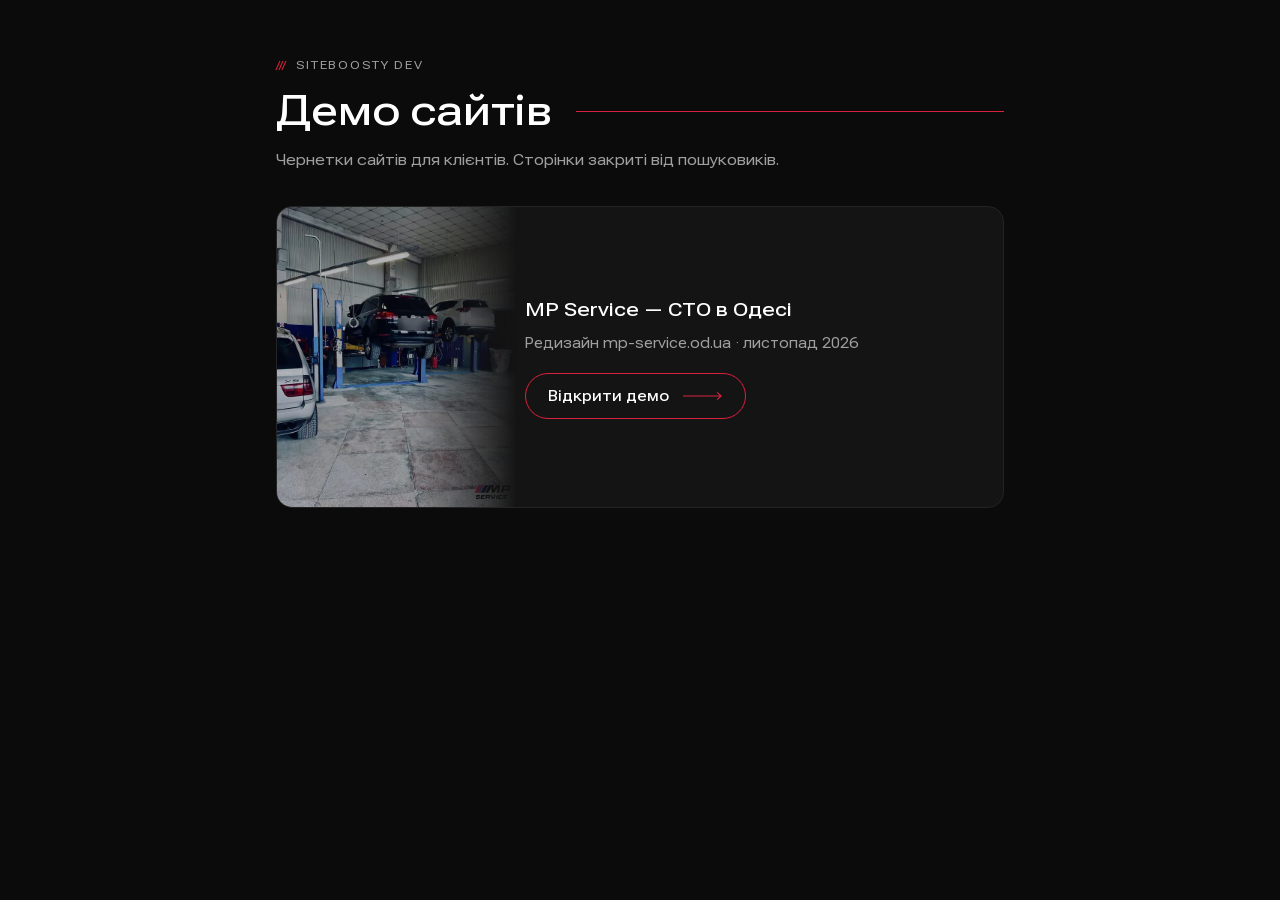
<file: index.html>
<!doctype html>
<html lang="uk">
<head>
<meta charset="utf-8">
<meta name="viewport" content="width=device-width, initial-scale=1">
<title>SiteBoosty dev — демо</title>
<meta name="description" content="Чернетки сайтів для клієнтів SiteBoosty. Закрито від пошуковиків.">
<meta name="robots" content="noindex, nofollow">
<meta name="theme-color" content="#0b0b0b">
<link rel="preload" href="mp-service/fonts/roboto-flex-wide-cyrillic.woff2" as="font" type="font/woff2" crossorigin>
<link rel="preload" href="mp-service/fonts/roboto-flex-wide-latin.woff2" as="font" type="font/woff2" crossorigin>
<style>
 @font-face { font-family: "RF Wide"; font-weight: 400 600; font-display: swap; src: url(mp-service/fonts/roboto-flex-wide-cyrillic.woff2) format("woff2"); unicode-range: U+0301, U+0400-045F, U+0490-0491, U+04B0-04B1, U+2116; }
 @font-face { font-family: "RF Wide"; font-weight: 400 600; font-display: swap; src: url(mp-service/fonts/roboto-flex-wide-latin.woff2) format("woff2"); unicode-range: U+0000-00FF, U+02BC, U+2013, U+2014, U+2019, U+201C, U+201D, U+2026, U+2192; }
 @font-face { font-family: "RF Wide Fallback"; src: local("Arial"), local("ArialMT"), local("Roboto"), local("Helvetica"); size-adjust: 111%; }
 :root { --bg: #0b0b0b; --card: #141414; --border: #242424; --text: #fff; --muted: #a0a0a0; --accent: #d8223e; color-scheme: dark; }
 * { box-sizing: border-box; }
 body { margin: 0; background: var(--bg); color: var(--muted); font: 400 15px/1.6 "RF Wide", "RF Wide Fallback", Arial, sans-serif; }
 main { max-width: 760px; margin: 0 auto; padding: 56px 16px 64px; }
 .kicker { display: flex; gap: 10px; font-size: .72rem; letter-spacing: .16em; text-transform: uppercase; margin: 0 0 14px; }
 .kicker i { color: var(--accent); font-style: normal; letter-spacing: 0; }
 .title { display: flex; align-items: center; gap: 24px; margin: 0 0 14px; }
 h1 { color: var(--text); font-size: clamp(1.8rem, 7vw, 2.6rem); font-weight: 500; line-height: 1.1; margin: 0; }
 .title::after { content: ""; flex: 1 0 32px; height: 1px; background: var(--accent); }
 .lead { margin: 0 0 34px; }
 ul { list-style: none; margin: 0; padding: 0; display: grid; gap: 14px; }
 .card { display: grid; grid-template-columns: 1fr; text-decoration: none; color: var(--muted); background: var(--card); border: 1px solid var(--border); border-radius: 16px; overflow: hidden; transition: border-color .2s; }
 .card:hover { border-color: #5a1d27; }
 .card__img { height: 170px; }
 .card__img img { width: 100%; height: 100%; object-fit: cover; display: block; filter: brightness(.75) saturate(.85);
   -webkit-mask-image: linear-gradient(to bottom, #000 40%, transparent); mask-image: linear-gradient(to bottom, #000 40%, transparent); }
 .card__body { padding: 4px 22px 24px; }
 .card h2 { color: var(--text); font-size: 1.2rem; font-weight: 500; margin: 0 0 6px; }
 .card p { margin: 0 0 18px; font-size: .9rem; }
 .pill { display: inline-flex; align-items: center; gap: 14px; min-height: 46px; padding: 8px 22px; border: 1px solid var(--accent); border-radius: 999px; color: var(--text); font-weight: 500; font-size: .9rem; }
 .card:hover .pill { background: rgba(216, 34, 62, .12); }
 .pill svg { width: 40px; height: 10px; color: var(--accent); }
 @media (min-width: 640px) {
   .card { grid-template-columns: 240px 1fr; }
   .card__img { height: auto; min-height: 200px; }
   .card__img img { -webkit-mask-image: linear-gradient(to right, #000 55%, transparent); mask-image: linear-gradient(to right, #000 55%, transparent); }
   .card__body { padding: 28px 28px 28px 8px; align-self: center; }
 }
 @media (prefers-reduced-motion: reduce) { .card { transition: none; } }
</style>
</head>
<body>
<main>
 <p class="kicker"><i>///</i>SiteBoosty dev</p>
 <div class="title"><h1>Демо сайтів</h1></div>
 <p class="lead">Чернетки сайтів для клієнтів. Сторінки закриті від пошуковиків.</p>
 <ul>
  <li><a class="card" href="mp-service/">
   <div class="card__img"><img src="mp-service/img/shop-hall.webp" alt="" width="640" height="800" loading="lazy" decoding="async"></div>
   <div class="card__body">
    <h2>MP Service — СТО в Одесі</h2>
    <p>Редизайн mp-service.od.ua · листопад 2026</p>
    <span class="pill">Відкрити демо <svg viewBox="0 0 44 10" fill="none" stroke="currentColor" stroke-width="1.2" aria-hidden="true"><path d="M0 5h42M37.5 1l4.5 4-4.5 4"/></svg></span>
   </div>
  </a></li>
 </ul>
</main>
</body>
</html>
</file>
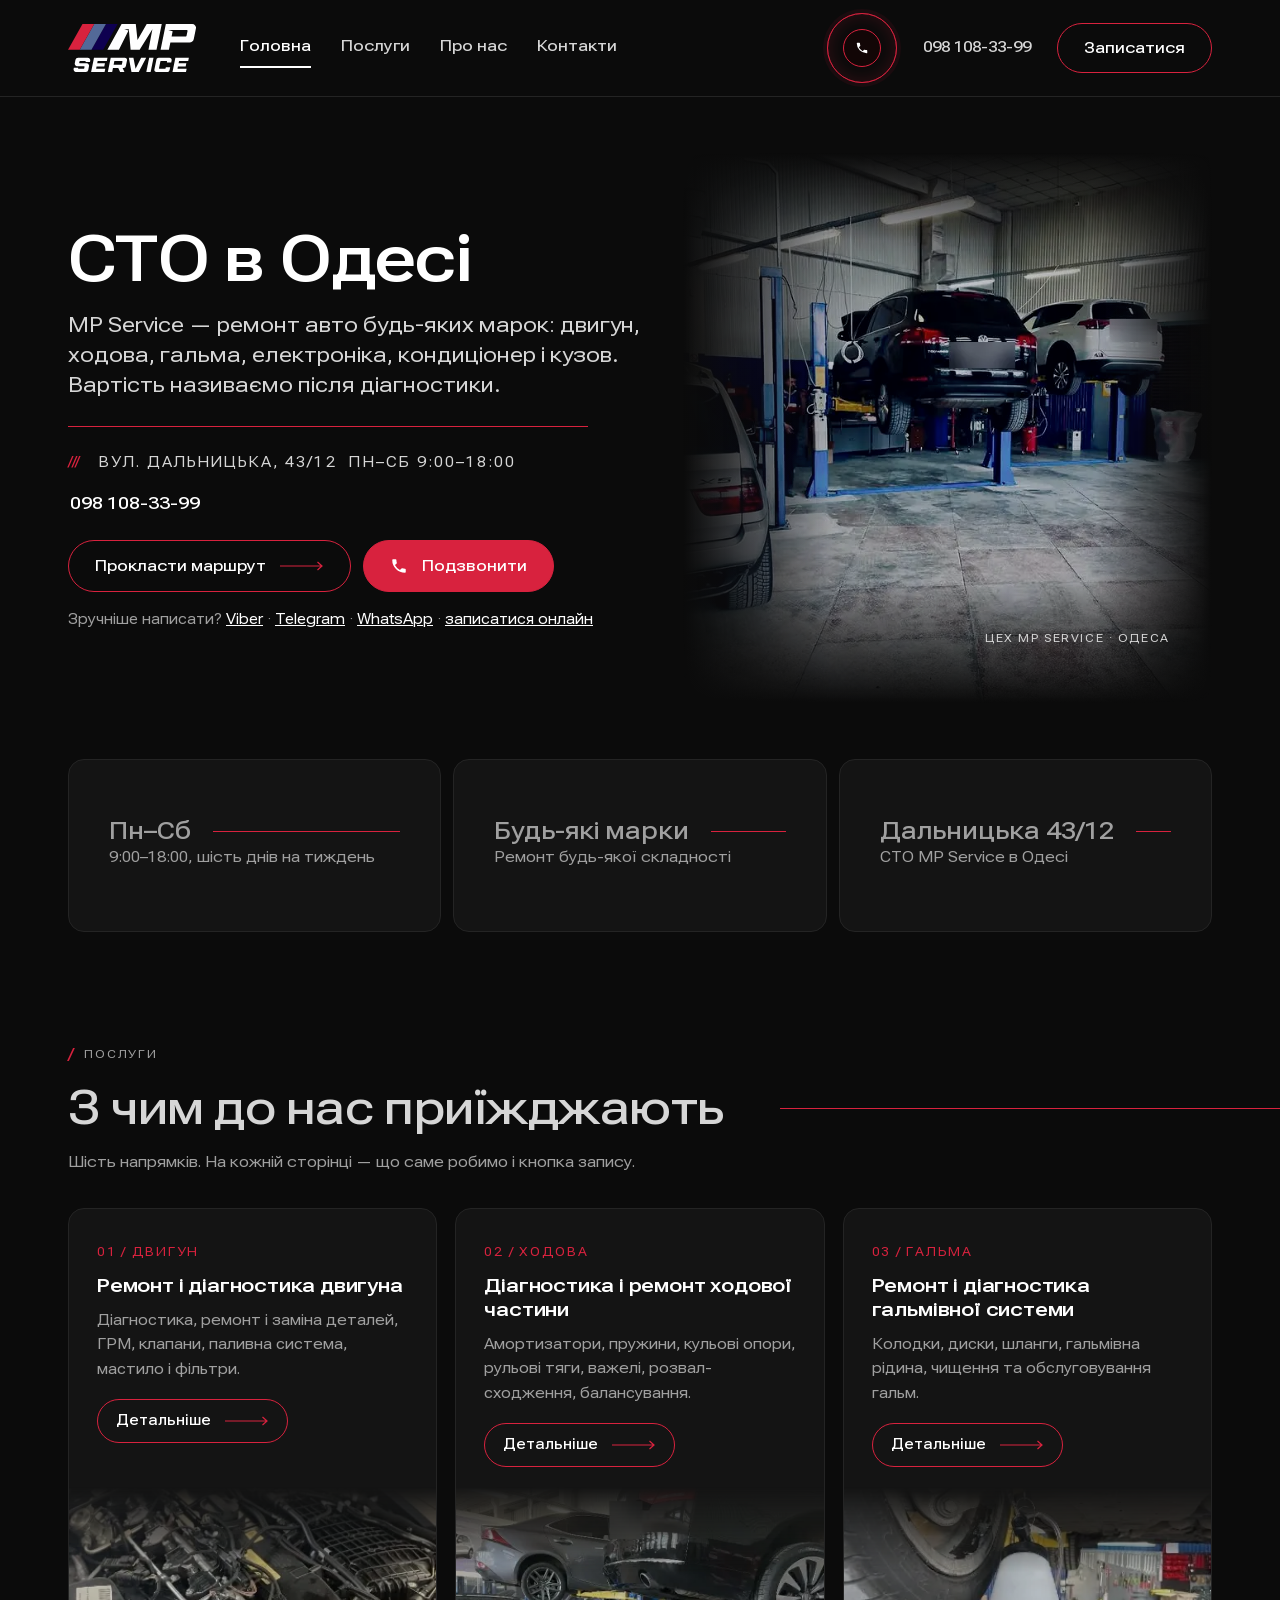
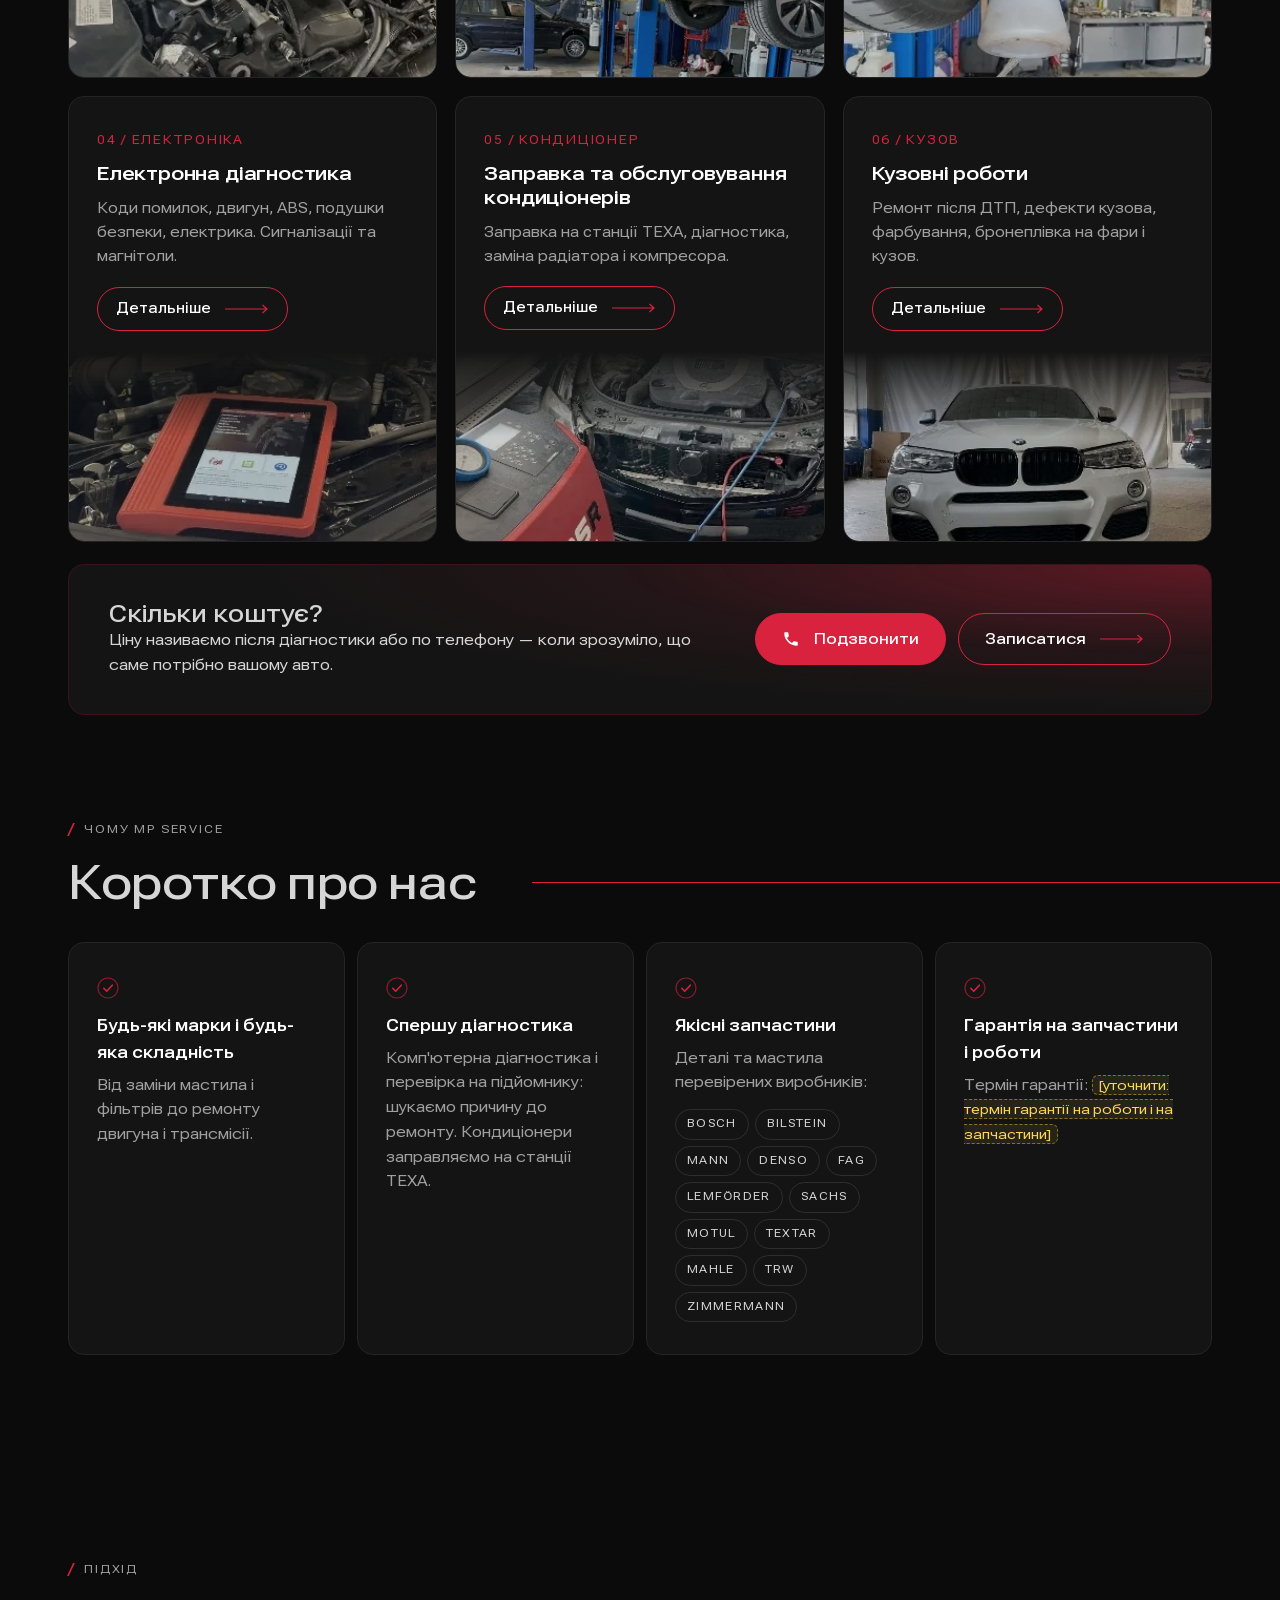
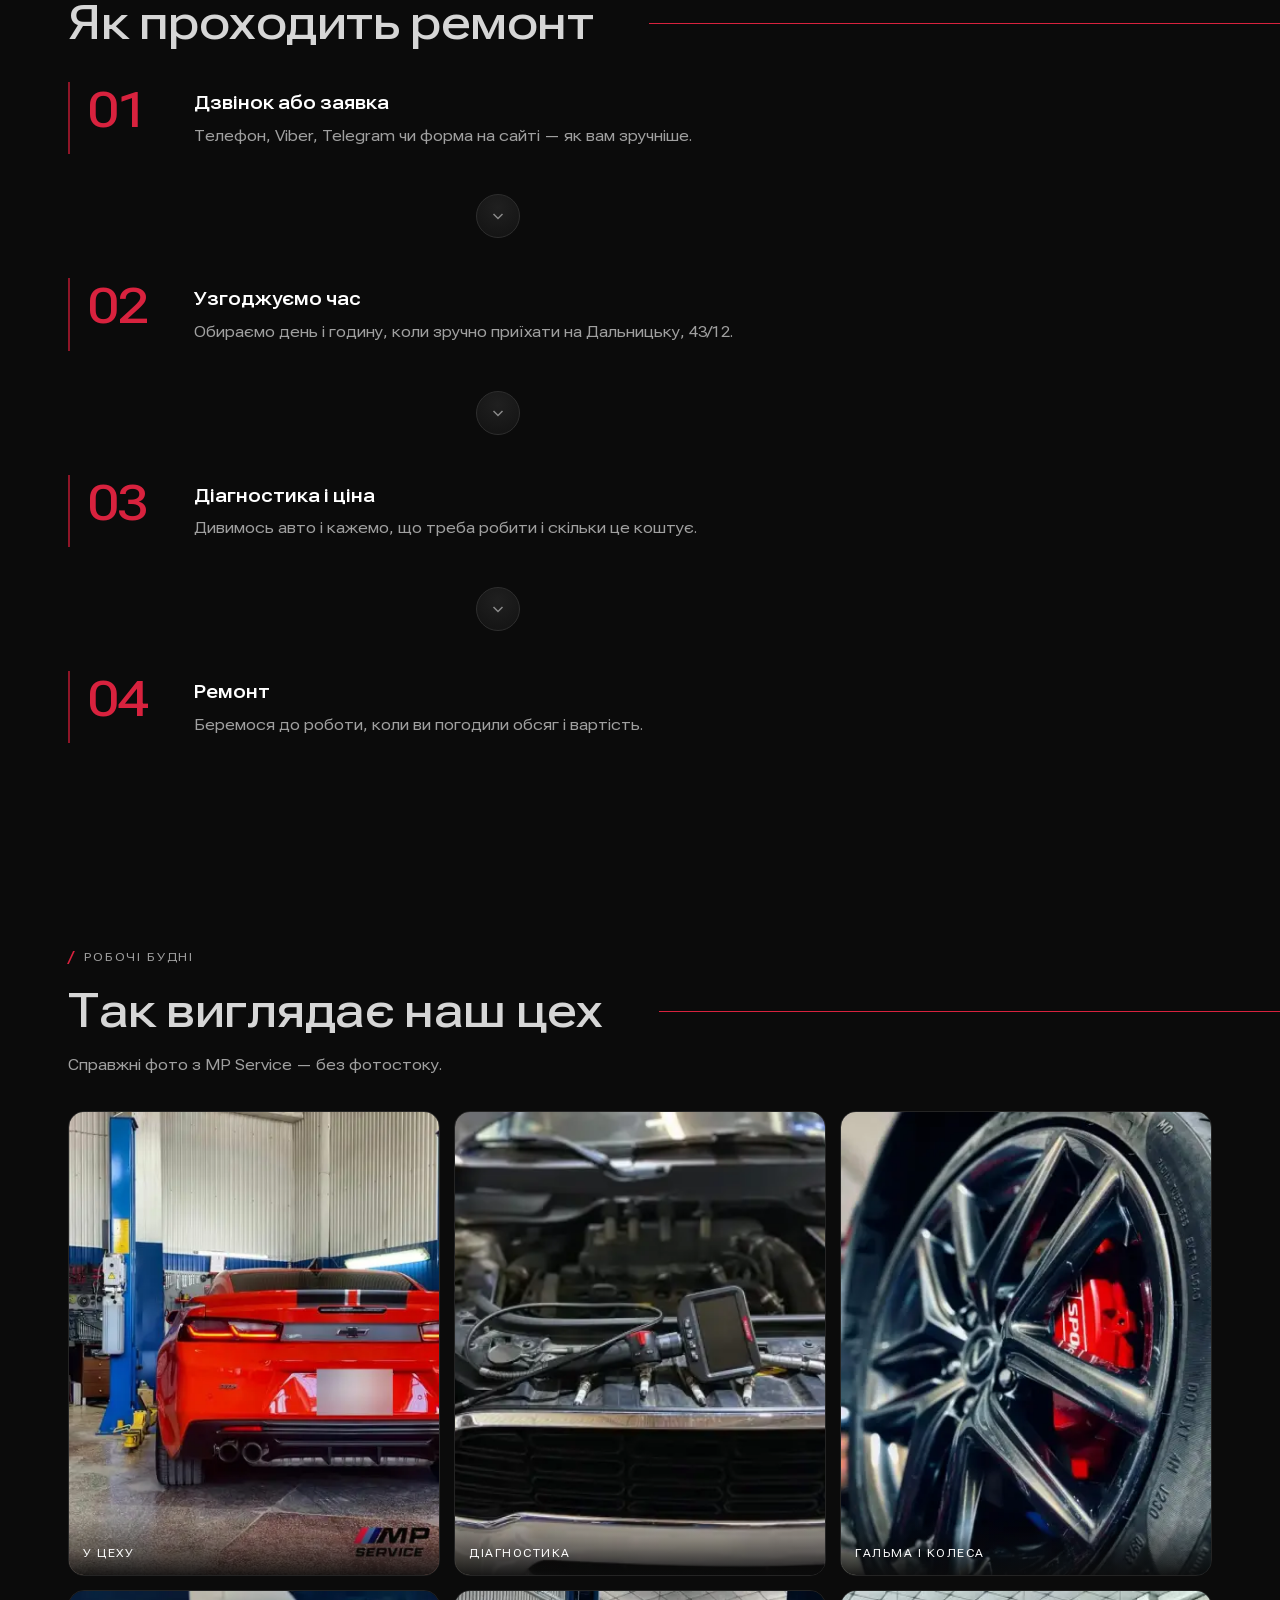
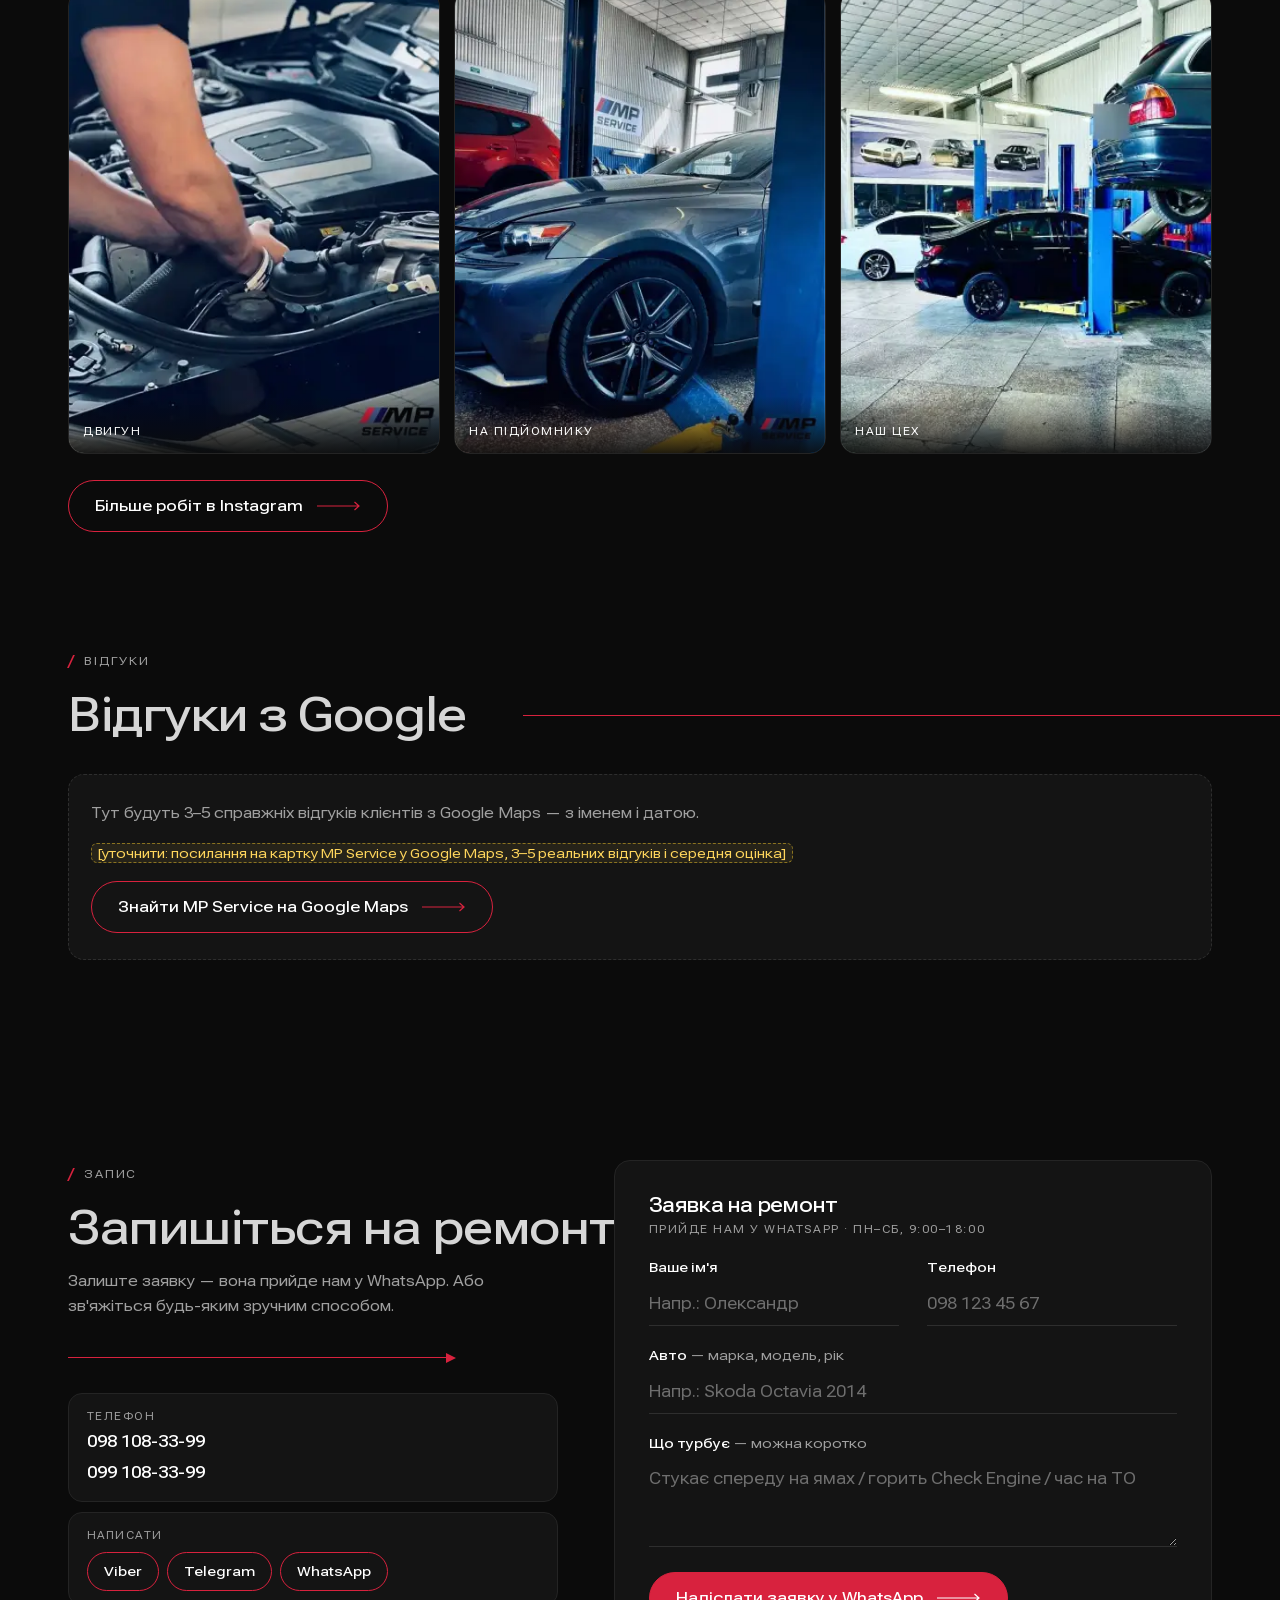
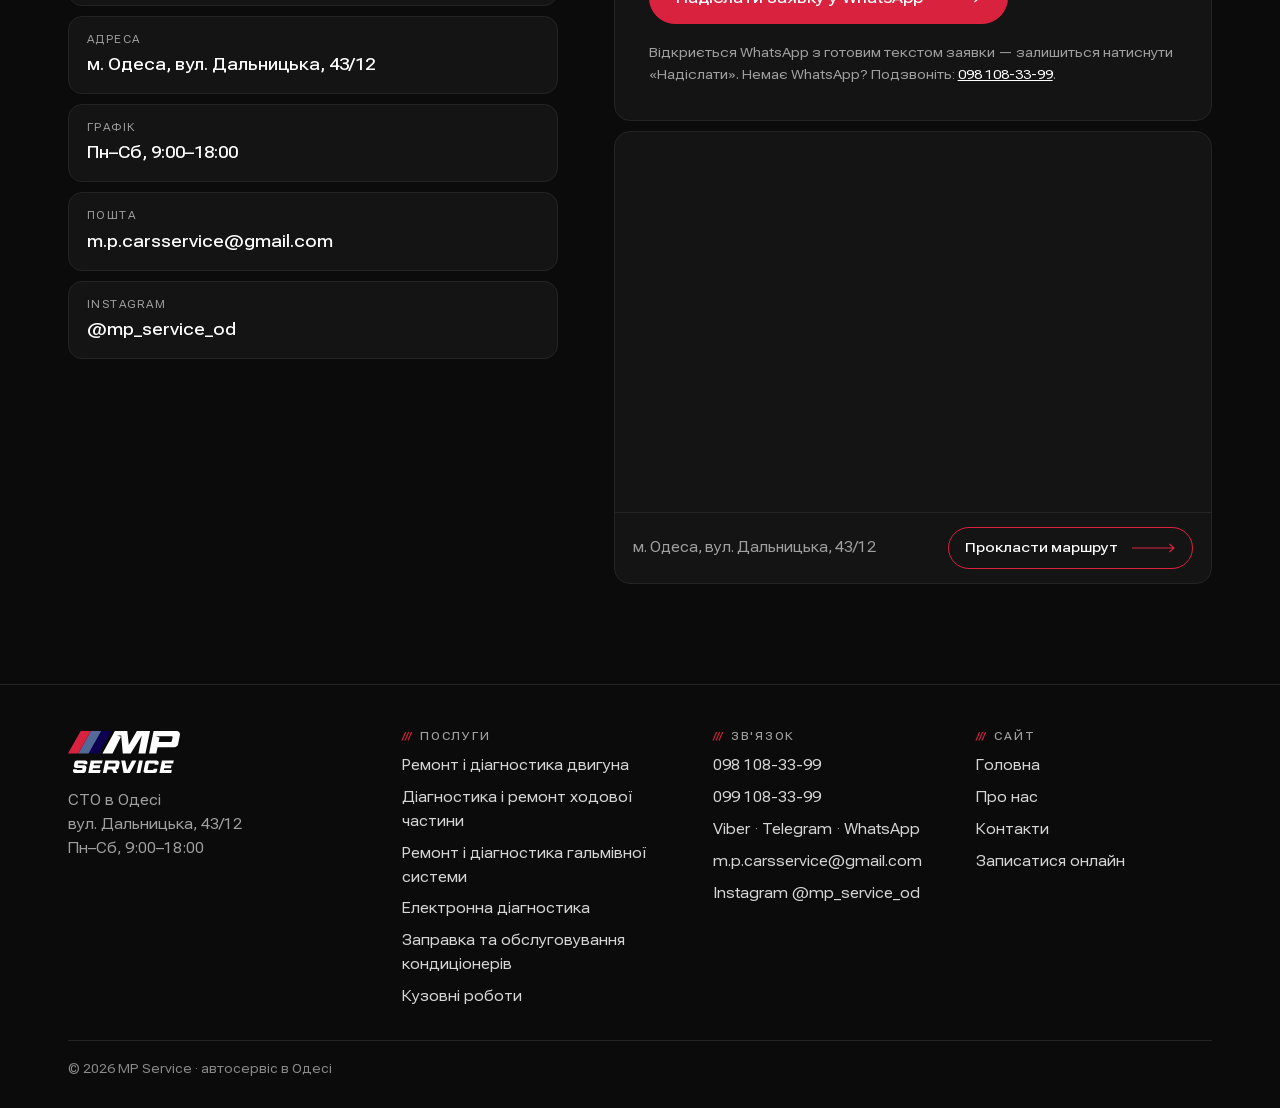
<file: mp-service/index.html>
<!doctype html>
<html lang="uk">
<head>
<meta charset="utf-8">
<meta name="viewport" content="width=device-width, initial-scale=1">
<title>СТО в Одесі на Дальницькій, 43/12 — ремонт авто | MP Service</title>
<meta name="description" content="Автосервіс MP Service в Одесі, вул. Дальницька, 43/12. Двигун, ходова, гальма, електроніка, кондиціонер, кузов. Пн–Сб 9:00–18:00. ☎ 098 108-33-99.">
<meta name="robots" content="noindex, nofollow">
<meta name="theme-color" content="#0b0b0b">
<meta property="og:type" content="website">
<meta property="og:locale" content="uk_UA">
<meta property="og:site_name" content="MP Service">
<meta property="og:title" content="СТО в Одесі на Дальницькій, 43/12 — ремонт авто | MP Service">
<meta property="og:description" content="Автосервіс MP Service в Одесі, вул. Дальницька, 43/12. Двигун, ходова, гальма, електроніка, кондиціонер, кузов. Пн–Сб 9:00–18:00. ☎ 098 108-33-99.">
<link rel="icon" href="img/favicon.svg" type="image/svg+xml">
<link rel="preload" href="fonts/roboto-flex-wide-cyrillic.woff2" as="font" type="font/woff2" crossorigin>
<link rel="preload" href="fonts/roboto-flex-wide-latin.woff2" as="font" type="font/woff2" crossorigin>
<link rel="preload" as="image" href="img/shop-hall.webp" fetchpriority="high">
<link rel="stylesheet" href="assets/style.css">
<script type="application/ld+json">
{
 "@context": "https://schema.org",
 "@type": "AutoRepair",
 "@id": "https://mp-service.od.ua/#business",
 "name": "MP Service",
 "url": "https://mp-service.od.ua/",
 "logo": "https://mp-service.od.ua/img/logo.svg",
 "image": "https://mp-service.od.ua/img/logo.svg",
 "telephone": "+380981083399",
 "email": "m.p.carsservice@gmail.com",
 "contactPoint": [
  {
   "@type": "ContactPoint",
   "telephone": "+380981083399",
   "contactType": "customer service",
   "availableLanguage": [
    "uk",
    "ru"
   ]
  },
  {
   "@type": "ContactPoint",
   "telephone": "+380991083399",
   "contactType": "customer service",
   "availableLanguage": [
    "uk",
    "ru"
   ]
  }
 ],
 "address": {
  "@type": "PostalAddress",
  "streetAddress": "вул. Дальницька, 43/12",
  "addressLocality": "Одеса",
  "addressRegion": "Одеська область",
  "addressCountry": "UA"
 },
 "areaServed": {
  "@type": "City",
  "name": "Одеса"
 },
 "openingHoursSpecification": [
  {
   "@type": "OpeningHoursSpecification",
   "dayOfWeek": [
    "Monday",
    "Tuesday",
    "Wednesday",
    "Thursday",
    "Friday",
    "Saturday"
   ],
   "opens": "09:00",
   "closes": "18:00"
  }
 ],
 "sameAs": [
  "https://www.instagram.com/mp_service_od/",
  "https://t.me/m_pservice"
 ],
 "makesOffer": [
  {
   "@type": "Offer",
   "itemOffered": {
    "@type": "Service",
    "name": "Ремонт і діагностика двигуна",
    "url": "https://mp-service.od.ua/posluhy/remont-dvyhuna"
   }
  },
  {
   "@type": "Offer",
   "itemOffered": {
    "@type": "Service",
    "name": "Діагностика і ремонт ходової частини",
    "url": "https://mp-service.od.ua/posluhy/diahnostyka-khodovoi"
   }
  },
  {
   "@type": "Offer",
   "itemOffered": {
    "@type": "Service",
    "name": "Ремонт і діагностика гальмівної системи",
    "url": "https://mp-service.od.ua/posluhy/remont-halmivnoi-systemy"
   }
  },
  {
   "@type": "Offer",
   "itemOffered": {
    "@type": "Service",
    "name": "Електронна діагностика",
    "url": "https://mp-service.od.ua/posluhy/elektronna-diahnostyka"
   }
  },
  {
   "@type": "Offer",
   "itemOffered": {
    "@type": "Service",
    "name": "Заправка та обслуговування кондиціонерів",
    "url": "https://mp-service.od.ua/posluhy/zapravka-kondytsionera"
   }
  },
  {
   "@type": "Offer",
   "itemOffered": {
    "@type": "Service",
    "name": "Кузовні роботи",
    "url": "https://mp-service.od.ua/posluhy/kuzovnyi-remont"
   }
  }
 ]
}
</script>
</head>
<body>
<a class="skip" href="#main">До змісту</a>
<header class="site-header">
 <div class="wrap">
  <a class="logo" href="./" aria-label="MP Service — на головну"><img src="img/logo-light.svg" alt="MP Service" width="128" height="49"></a>
  <nav class="nav" aria-label="Головне меню"><a href="./" aria-current="page">Головна</a><a href="#posluhy">Послуги</a><a href="pro-nas/">Про нас</a><a href="kontakty/">Контакти</a></nav>
  <div class="header-actions">
   <a class="ring" href="tel:+380981083399" aria-label="Подзвонити 098 108-33-99"><svg viewBox="0 0 24 24" aria-hidden="true" fill="currentColor"><path d="M6.6 10.8a15.1 15.1 0 0 0 6.6 6.6l2.2-2.2c.3-.3.7-.4 1-.2 1.1.4 2.3.6 3.6.6.6 0 1 .4 1 1V20c0 .6-.4 1-1 1A17 17 0 0 1 3 4c0-.6.4-1 1-1h3.5c.6 0 1 .4 1 1 0 1.3.2 2.5.6 3.6.1.3 0 .7-.2 1z"/></svg></a>
   <a class="header-phone" href="tel:+380981083399">098 108-33-99</a>
   <a class="pill header-book" href="#zapys">Записатися</a>
   <button class="menu-btn" type="button" aria-expanded="false" aria-controls="mobile-nav" aria-label="Меню"><span></span></button>
  </div>
 </div>
 <nav class="mobile-nav" id="mobile-nav" aria-label="Меню"><a href="./" aria-current="page">Головна</a><a href="#posluhy">Послуги</a><a href="pro-nas/">Про нас</a><a href="kontakty/">Контакти</a><a href="#zapys">Записатися онлайн</a></nav>
</header>
<main id="main">
<section class="hero">
 <div class="wrap">
  <div class="hero__text">
   <h1>СТО в Одесі</h1>
   <p class="hero__sub">MP Service — ремонт авто будь-яких марок: двигун, ходова, гальма, електроніка, кондиціонер і кузов. Вартість називаємо після діагностики.</p>
   <hr class="redline">
   <p class="addr caps"><i>///</i><span><span>вул. Дальницька, 43/12</span><span>Пн–Сб 9:00–18:00</span></span></p>
   <a class="hero__phone" href="tel:+380981083399">098 108-33-99</a>
   <div class="hero__actions">
    <a class="pill" href="https://www.google.com/maps/search/?api=1&amp;query=%D0%B2%D1%83%D0%BB.+%D0%94%D0%B0%D0%BB%D1%8C%D0%BD%D0%B8%D1%86%D1%8C%D0%BA%D0%B0%2C+43%2F12%2C+%D0%9E%D0%B4%D0%B5%D1%81%D0%B0" target="_blank" rel="noopener">Прокласти маршрут <svg class="arrow" viewBox="0 0 44 10" fill="none" stroke="currentColor" stroke-width="1.2" aria-hidden="true"><path d="M0 5h42M37.5 1l4.5 4-4.5 4"/></svg></a>
    <a class="pill pill--solid" href="tel:+380981083399"><svg class="ico" viewBox="0 0 24 24" aria-hidden="true" fill="currentColor"><path d="M6.6 10.8a15.1 15.1 0 0 0 6.6 6.6l2.2-2.2c.3-.3.7-.4 1-.2 1.1.4 2.3.6 3.6.6.6 0 1 .4 1 1V20c0 .6-.4 1-1 1A17 17 0 0 1 3 4c0-.6.4-1 1-1h3.5c.6 0 1 .4 1 1 0 1.3.2 2.5.6 3.6.1.3 0 .7-.2 1z"/></svg> Подзвонити</a>
   </div>
   <p class="hero__alt">Зручніше написати? <a href="viber://chat?number=%2B380981083399">Viber</a> · <a href="https://t.me/m_pservice">Telegram</a> · <a href="https://api.whatsapp.com/send?phone=380981083399">WhatsApp</a> · <a href="#zapys">записатися онлайн</a></p>
  </div>
  <figure class="hero__media"><img src="img/shop-hall.webp" alt="Цех MP Service: авто на підйомниках" width="640" height="800" fetchpriority="high"><figcaption>Цех MP Service · Одеса</figcaption></figure>
 </div>
</section>
<section class="stats" aria-label="Коротко"><div class="wrap"><div class="stat" data-reveal><p class="stat__t">Пн–Сб</p><p>9:00–18:00, шість днів на тиждень</p></div><div class="stat" data-reveal><p class="stat__t">Будь-які марки</p><p>Ремонт будь-якої складності</p></div><div class="stat" data-reveal><p class="stat__t">Дальницька 43/12</p><p>СТО MP Service в Одесі</p></div></div></section>
<section class="section" id="posluhy">
 <div class="wrap">
  <div class="sec-head" data-reveal><div class="sec-kicker"><i>/</i>Послуги</div><div class="sec-title"><h2>З чим до нас приїжджають</h2></div><p>Шість напрямків. На кожній сторінці — що саме робимо і кнопка запису.</p></div>
  <ul class="svc-grid">
  <li><a class="svc-card" href="posluhy/remont-dvyhuna/" data-reveal>
   <div class="svc-card__body"><span class="svc-card__num">01 / ДВИГУН</span><h3>Ремонт і діагностика двигуна</h3><p>Діагностика, ремонт і заміна деталей, ГРМ, клапани, паливна система, мастило і фільтри.</p>
    <span class="pill">Детальніше <svg class="arrow" viewBox="0 0 44 10" fill="none" stroke="currentColor" stroke-width="1.2" aria-hidden="true"><path d="M0 5h42M37.5 1l4.5 4-4.5 4"/></svg></span></div>
   <div class="svc-card__img"><img src="img/engine-bay.webp" alt="" width="400" height="300" loading="lazy" decoding="async"></div>
  </a></li>
  <li><a class="svc-card" href="posluhy/diahnostyka-khodovoi/" data-reveal>
   <div class="svc-card__body"><span class="svc-card__num">02 / ХОДОВА</span><h3>Діагностика і ремонт ходової частини</h3><p>Амортизатори, пружини, кульові опори, рульові тяги, важелі, розвал-сходження, балансування.</p>
    <span class="pill">Детальніше <svg class="arrow" viewBox="0 0 44 10" fill="none" stroke="currentColor" stroke-width="1.2" aria-hidden="true"><path d="M0 5h42M37.5 1l4.5 4-4.5 4"/></svg></span></div>
   <div class="svc-card__img"><img src="img/suspension-sm.webp" alt="" width="400" height="300" loading="lazy" decoding="async"></div>
  </a></li>
  <li><a class="svc-card" href="posluhy/remont-halmivnoi-systemy/" data-reveal>
   <div class="svc-card__body"><span class="svc-card__num">03 / ГАЛЬМА</span><h3>Ремонт і діагностика гальмівної системи</h3><p>Колодки, диски, шланги, гальмівна рідина, чищення та обслуговування гальм.</p>
    <span class="pill">Детальніше <svg class="arrow" viewBox="0 0 44 10" fill="none" stroke="currentColor" stroke-width="1.2" aria-hidden="true"><path d="M0 5h42M37.5 1l4.5 4-4.5 4"/></svg></span></div>
   <div class="svc-card__img"><img src="img/brakes.webp" alt="" width="400" height="300" loading="lazy" decoding="async"></div>
  </a></li>
  <li><a class="svc-card" href="posluhy/elektronna-diahnostyka/" data-reveal>
   <div class="svc-card__body"><span class="svc-card__num">04 / ЕЛЕКТРОНІКА</span><h3>Електронна діагностика</h3><p>Коди помилок, двигун, ABS, подушки безпеки, електрика. Сигналізації та магнітоли.</p>
    <span class="pill">Детальніше <svg class="arrow" viewBox="0 0 44 10" fill="none" stroke="currentColor" stroke-width="1.2" aria-hidden="true"><path d="M0 5h42M37.5 1l4.5 4-4.5 4"/></svg></span></div>
   <div class="svc-card__img"><img src="img/electro-scanner.webp" alt="" width="400" height="300" loading="lazy" decoding="async"></div>
  </a></li>
  <li><a class="svc-card" href="posluhy/zapravka-kondytsionera/" data-reveal>
   <div class="svc-card__body"><span class="svc-card__num">05 / КОНДИЦІОНЕР</span><h3>Заправка та обслуговування кондиціонерів</h3><p>Заправка на станції TEXA, діагностика, заміна радіатора і компресора.</p>
    <span class="pill">Детальніше <svg class="arrow" viewBox="0 0 44 10" fill="none" stroke="currentColor" stroke-width="1.2" aria-hidden="true"><path d="M0 5h42M37.5 1l4.5 4-4.5 4"/></svg></span></div>
   <div class="svc-card__img"><img src="img/ac-texa.webp" alt="" width="400" height="300" loading="lazy" decoding="async"></div>
  </a></li>
  <li><a class="svc-card" href="posluhy/kuzovnyi-remont/" data-reveal>
   <div class="svc-card__body"><span class="svc-card__num">06 / КУЗОВ</span><h3>Кузовні роботи</h3><p>Ремонт після ДТП, дефекти кузова, фарбування, бронеплівка на фари і кузов.</p>
    <span class="pill">Детальніше <svg class="arrow" viewBox="0 0 44 10" fill="none" stroke="currentColor" stroke-width="1.2" aria-hidden="true"><path d="M0 5h42M37.5 1l4.5 4-4.5 4"/></svg></span></div>
   <div class="svc-card__img"><img src="img/body-bmw.webp" alt="" width="400" height="300" loading="lazy" decoding="async"></div>
  </a></li>
  </ul>
  <div style="margin-top:22px"><div class="cta-card" data-reveal>
 <div><p class="cta-card__t">Скільки коштує?</p>
  <p>Ціну називаємо після діагностики або по телефону — коли зрозуміло, що саме потрібно вашому авто.</p></div>
 <div class="cta-card__actions">
  <a class="pill pill--solid" href="tel:+380981083399"><svg class="ico" viewBox="0 0 24 24" aria-hidden="true" fill="currentColor"><path d="M6.6 10.8a15.1 15.1 0 0 0 6.6 6.6l2.2-2.2c.3-.3.7-.4 1-.2 1.1.4 2.3.6 3.6.6.6 0 1 .4 1 1V20c0 .6-.4 1-1 1A17 17 0 0 1 3 4c0-.6.4-1 1-1h3.5c.6 0 1 .4 1 1 0 1.3.2 2.5.6 3.6.1.3 0 .7-.2 1z"/></svg> Подзвонити</a>
  <a class="pill" href="#zapys">Записатися <svg class="arrow" viewBox="0 0 44 10" fill="none" stroke="currentColor" stroke-width="1.2" aria-hidden="true"><path d="M0 5h42M37.5 1l4.5 4-4.5 4"/></svg></a>
 </div>
</div></div>
 </div>
</section>
<section class="section" style="padding-top:0">
 <div class="wrap">
  <div class="sec-head" data-reveal><div class="sec-kicker"><i>/</i>Чому MP Service</div><div class="sec-title"><h2>Коротко про нас</h2></div></div>
  <ul class="facts"><li data-reveal><svg class="check" viewBox="0 0 22 22" fill="none" stroke="currentColor" aria-hidden="true"><circle cx="11" cy="11" r="10" stroke-opacity=".6" stroke-width="1.2"/><path d="M6.8 11.3l2.9 2.9 5.6-6" stroke-width="1.6" stroke-linecap="round" stroke-linejoin="round"/></svg><div><b>Будь-які марки і будь-яка складність</b><p>Від заміни мастила і фільтрів до ремонту двигуна і трансмісії.</p></div></li><li data-reveal><svg class="check" viewBox="0 0 22 22" fill="none" stroke="currentColor" aria-hidden="true"><circle cx="11" cy="11" r="10" stroke-opacity=".6" stroke-width="1.2"/><path d="M6.8 11.3l2.9 2.9 5.6-6" stroke-width="1.6" stroke-linecap="round" stroke-linejoin="round"/></svg><div><b>Спершу діагностика</b><p>Комп'ютерна діагностика і перевірка на підйомнику: шукаємо причину до ремонту. Кондиціонери заправляємо на станції TEXA.</p></div></li><li data-reveal><svg class="check" viewBox="0 0 22 22" fill="none" stroke="currentColor" aria-hidden="true"><circle cx="11" cy="11" r="10" stroke-opacity=".6" stroke-width="1.2"/><path d="M6.8 11.3l2.9 2.9 5.6-6" stroke-width="1.6" stroke-linecap="round" stroke-linejoin="round"/></svg><div><b>Якісні запчастини</b><p>Деталі та мастила перевірених виробників:<ul class="brands"><li>Bosch</li><li>Bilstein</li><li>Mann</li><li>Denso</li><li>FAG</li><li>Lemförder</li><li>Sachs</li><li>Motul</li><li>Textar</li><li>Mahle</li><li>TRW</li><li>Zimmermann</li></ul></p></div></li><li data-reveal><svg class="check" viewBox="0 0 22 22" fill="none" stroke="currentColor" aria-hidden="true"><circle cx="11" cy="11" r="10" stroke-opacity=".6" stroke-width="1.2"/><path d="M6.8 11.3l2.9 2.9 5.6-6" stroke-width="1.6" stroke-linecap="round" stroke-linejoin="round"/></svg><div><b>Гарантія на запчастини і роботи</b><p>Термін гарантії: <span class="todo">[уточнити: термін гарантії на роботи і на запчастини]</span></p></div></li></ul>
 </div>
</section>
<section class="section">
 <div class="wrap">
  <div class="sec-head" data-reveal><div class="sec-kicker"><i>/</i>Підхід</div><div class="sec-title"><h2>Як проходить ремонт</h2></div></div>
  <ol class="steps"><li class="step" data-reveal><div><b>Дзвінок або заявка</b><p>Телефон, Viber, Telegram чи форма на сайті — як вам зручніше.</p></div></li><li class="chev" aria-hidden="true"><span><svg viewBox="0 0 16 16" fill="none" stroke="currentColor" stroke-width="1.5"><path d="M3.5 6l4.5 4.5L12.5 6"/></svg></span></li><li class="step" data-reveal><div><b>Узгоджуємо час</b><p>Обираємо день і годину, коли зручно приїхати на Дальницьку, 43/12.</p></div></li><li class="chev" aria-hidden="true"><span><svg viewBox="0 0 16 16" fill="none" stroke="currentColor" stroke-width="1.5"><path d="M3.5 6l4.5 4.5L12.5 6"/></svg></span></li><li class="step" data-reveal><div><b>Діагностика і ціна</b><p>Дивимось авто і кажемо, що треба робити і скільки це коштує.</p></div></li><li class="chev" aria-hidden="true"><span><svg viewBox="0 0 16 16" fill="none" stroke="currentColor" stroke-width="1.5"><path d="M3.5 6l4.5 4.5L12.5 6"/></svg></span></li><li class="step" data-reveal><div><b>Ремонт</b><p>Беремося до роботи, коли ви погодили обсяг і вартість.</p></div></li></ol>
 </div>
</section>
<section class="section">
 <div class="wrap">
  <div class="sec-head" data-reveal><div class="sec-kicker"><i>/</i>Робочі будні</div><div class="sec-title"><h2>Так виглядає наш цех</h2></div><p>Справжні фото з MP Service — без фотостоку.</p></div>
  <div class="gallery"><figure data-reveal><img src="img/work-camaro.webp" srcset="img/work-camaro-sm.webp 400w, img/work-camaro.webp 640w" sizes="(min-width: 1000px) 380px, (min-width: 720px) 30vw, 50vw" alt="У цеху — MP Service, Одеса" width="720" height="900" loading="lazy" decoding="async"><figcaption>У цеху</figcaption></figure><figure data-reveal><img src="img/work-diagnostics.webp" srcset="img/work-diagnostics-sm.webp 400w, img/work-diagnostics.webp 720w" sizes="(min-width: 1000px) 380px, (min-width: 720px) 30vw, 50vw" alt="Діагностика — MP Service, Одеса" width="720" height="900" loading="lazy" decoding="async"><figcaption>Діагностика</figcaption></figure><figure data-reveal><img src="img/work-brake-caliper.webp" srcset="img/work-brake-caliper-sm.webp 400w, img/work-brake-caliper.webp 720w" sizes="(min-width: 1000px) 380px, (min-width: 720px) 30vw, 50vw" alt="Гальма і колеса — MP Service, Одеса" width="720" height="900" loading="lazy" decoding="async"><figcaption>Гальма і колеса</figcaption></figure><figure data-reveal><img src="img/work-engine.webp" srcset="img/work-engine-sm.webp 400w, img/work-engine.webp 720w" sizes="(min-width: 1000px) 380px, (min-width: 720px) 30vw, 50vw" alt="Двигун — MP Service, Одеса" width="720" height="900" loading="lazy" decoding="async"><figcaption>Двигун</figcaption></figure><figure data-reveal><img src="img/work-mazda.webp" srcset="img/work-mazda-sm.webp 400w, img/work-mazda.webp 720w" sizes="(min-width: 1000px) 380px, (min-width: 720px) 30vw, 50vw" alt="На підйомнику — MP Service, Одеса" width="720" height="900" loading="lazy" decoding="async"><figcaption>На підйомнику</figcaption></figure><figure data-reveal><img src="img/shop-lifts.webp" srcset="img/shop-lifts-sm.webp 400w, img/shop-lifts.webp 800w" sizes="(min-width: 1000px) 380px, (min-width: 720px) 30vw, 50vw" alt="Наш цех — MP Service, Одеса" width="720" height="900" loading="lazy" decoding="async"><figcaption>Наш цех</figcaption></figure></div>
  <p style="margin-top:26px"><a class="pill" href="https://www.instagram.com/mp_service_od/">Більше робіт в Instagram <svg class="arrow" viewBox="0 0 44 10" fill="none" stroke="currentColor" stroke-width="1.2" aria-hidden="true"><path d="M0 5h42M37.5 1l4.5 4-4.5 4"/></svg></a></p>
 </div>
</section>
<section class="section" style="padding-top:0">
 <div class="wrap">
  <div class="sec-head" data-reveal><div class="sec-kicker"><i>/</i>Відгуки</div><div class="sec-title"><h2>Відгуки з Google</h2></div></div>
  <div class="reviews" data-reveal>
   <p>Тут будуть 3–5 справжніх відгуків клієнтів з Google Maps — з іменем і датою.</p>
   <p><span class="todo">[уточнити: посилання на картку MP Service у Google Maps, 3–5 реальних відгуків і середня оцінка]</span></p>
   <a class="pill" href="https://www.google.com/maps/search/?api=1&amp;query=MP+Service+%D0%94%D0%B0%D0%BB%D1%8C%D0%BD%D0%B8%D1%86%D1%8C%D0%BA%D0%B0+43%2F12+%D0%9E%D0%B4%D0%B5%D1%81%D0%B0" target="_blank" rel="noopener">Знайти MP Service на Google Maps <svg class="arrow" viewBox="0 0 44 10" fill="none" stroke="currentColor" stroke-width="1.2" aria-hidden="true"><path d="M0 5h42M37.5 1l4.5 4-4.5 4"/></svg></a>
  </div>
 </div>
</section>
<section class="section" id="zapys">
 <div class="wrap">
  <div class="book">
   <div class="book__intro">
    <div class="sec-head" data-reveal><div class="sec-kicker"><i>/</i>Запис</div><div class="sec-title"><h2>Запишіться на ремонт</h2></div><p>Залиште заявку — вона прийде нам у WhatsApp. Або зв'яжіться будь-яким зручним способом.</p></div>
    <div class="book__line" aria-hidden="true"><svg viewBox="0 0 10 10" fill="currentColor"><path d="M0 0l10 5-10 5z"/></svg></div>
    <ul class="contact-list" data-reveal>
 <li><span class="caps">Телефон</span><a href="tel:+380981083399">098 108-33-99</a><a href="tel:+380991083399">099 108-33-99</a></li>
 <li><span class="caps">Написати</span><span class="chips"><a href="viber://chat?number=%2B380981083399">Viber</a><a href="https://t.me/m_pservice">Telegram</a><a href="https://api.whatsapp.com/send?phone=380981083399">WhatsApp</a></span></li>
 <li><span class="caps">Адреса</span><strong>м. Одеса, вул. Дальницька, 43/12</strong></li>
 <li><span class="caps">Графік</span><strong>Пн–Сб, 9:00–18:00</strong></li>
 <li><span class="caps">Пошта</span><a href="mailto:m.p.carsservice@gmail.com">m.p.carsservice@gmail.com</a></li>
 <li><span class="caps">Instagram</span><a href="https://www.instagram.com/mp_service_od/">@mp_service_od</a></li>
</ul>
   </div>
   <div><div class="form-card" data-reveal>
 <h3>Заявка на ремонт</h3>
 <p class="caps">Прийде нам у WhatsApp · Пн–Сб, 9:00–18:00</p>
 <form class="booking" novalidate>
  <div class="field">
   <label for="f-name">Ваше ім'я</label>
   <input id="f-name" name="name" type="text" autocomplete="name" required minlength="2" placeholder="Напр.: Олександр">
   <div class="err" role="alert">Вкажіть, як до вас звертатись.</div>
  </div>
  <div class="field">
   <label for="f-phone">Телефон</label>
   <input id="f-phone" name="phone" type="tel" inputmode="tel" autocomplete="tel" required placeholder="098 123 45 67">
   <div class="err" role="alert">Перевірте номер: 10 цифр, напр. 098 123 45 67.</div>
  </div>
  <div class="field field--wide">
   <label for="f-car">Авто <i>— марка, модель, рік</i></label>
   <input id="f-car" name="car" type="text" placeholder="Напр.: Skoda Octavia 2014">
  </div>
  <div class="field field--wide">
   <label for="f-issue">Що турбує <i>— можна коротко</i></label>
   <textarea id="f-issue" name="issue" rows="3" placeholder="Стукає спереду на ямах / горить Check Engine / час на ТО"></textarea>
  </div>
  <button class="pill pill--solid pill--block" type="submit">Надіслати заявку у WhatsApp <svg class="arrow" viewBox="0 0 44 10" fill="none" stroke="currentColor" stroke-width="1.2" aria-hidden="true"><path d="M0 5h42M37.5 1l4.5 4-4.5 4"/></svg></button>
  <p class="form-note">Відкриється WhatsApp з готовим текстом заявки — залишиться натиснути «Надіслати». Немає WhatsApp? Подзвоніть: <a href="tel:+380981083399">098 108-33-99</a>.</p>
  <p class="form-ok" role="status">WhatsApp відкрито в новій вкладці. Не відкрився — подзвоніть <a href="tel:+380981083399">098 108-33-99</a>, ми на зв'язку Пн–Сб, 9:00–18:00.</p>
 </form>
</div><div class="map" data-reveal>
 <iframe src="https://maps.google.com/maps?q=%D0%B2%D1%83%D0%BB.+%D0%94%D0%B0%D0%BB%D1%8C%D0%BD%D0%B8%D1%86%D1%8C%D0%BA%D0%B0%2C+43%2F12%2C+%D0%9E%D0%B4%D0%B5%D1%81%D0%B0&amp;z=16&amp;hl=uk&amp;output=embed" title="Карта: Одеса, вул. Дальницька, 43/12" loading="lazy" referrerpolicy="no-referrer-when-downgrade"></iframe>
 <div class="map__foot"><span>м. Одеса, вул. Дальницька, 43/12</span><a class="pill" href="https://www.google.com/maps/search/?api=1&amp;query=%D0%B2%D1%83%D0%BB.+%D0%94%D0%B0%D0%BB%D1%8C%D0%BD%D0%B8%D1%86%D1%8C%D0%BA%D0%B0%2C+43%2F12%2C+%D0%9E%D0%B4%D0%B5%D1%81%D0%B0" target="_blank" rel="noopener">Прокласти маршрут <svg class="arrow" viewBox="0 0 44 10" fill="none" stroke="currentColor" stroke-width="1.2" aria-hidden="true"><path d="M0 5h42M37.5 1l4.5 4-4.5 4"/></svg></a></div>
</div></div>
  </div>
 </div>
</section>
</main>
<footer class="site-footer">
 <div class="wrap">
  <div class="foot-grid">
   <div><a class="logo" href="./"><img src="img/logo-light.svg" alt="MP Service" width="112" height="43" loading="lazy"></a>
    <p style="margin-top:16px">СТО в Одесі<br>вул. Дальницька, 43/12<br>Пн–Сб, 9:00–18:00</p></div>
   <div><h2 class="foot-h">Послуги</h2><ul><li><a href="posluhy/remont-dvyhuna/">Ремонт і діагностика двигуна</a></li><li><a href="posluhy/diahnostyka-khodovoi/">Діагностика і ремонт ходової частини</a></li><li><a href="posluhy/remont-halmivnoi-systemy/">Ремонт і діагностика гальмівної системи</a></li><li><a href="posluhy/elektronna-diahnostyka/">Електронна діагностика</a></li><li><a href="posluhy/zapravka-kondytsionera/">Заправка та обслуговування кондиціонерів</a></li><li><a href="posluhy/kuzovnyi-remont/">Кузовні роботи</a></li></ul></div>
   <div><h2 class="foot-h">Зв'язок</h2><ul>
    <li><a href="tel:+380981083399">098 108-33-99</a></li><li><a href="tel:+380991083399">099 108-33-99</a></li>
    <li><a href="viber://chat?number=%2B380981083399">Viber</a> · <a href="https://t.me/m_pservice">Telegram</a> · <a href="https://api.whatsapp.com/send?phone=380981083399">WhatsApp</a></li>
    <li><a href="mailto:m.p.carsservice@gmail.com">m.p.carsservice@gmail.com</a></li><li><a href="https://www.instagram.com/mp_service_od/">Instagram @mp_service_od</a></li></ul></div>
   <div><h2 class="foot-h">Сайт</h2><ul><li><a href="./">Головна</a></li><li><a href="pro-nas/">Про нас</a></li><li><a href="kontakty/">Контакти</a></li><li><a href="#zapys">Записатися онлайн</a></li></ul></div>
  </div>
  <div class="foot-bottom">© 2026 MP Service · автосервіс в Одесі</div>
 </div>
</footer>
<nav class="actionbar" aria-label="Швидкий зв'язок">
 <a class="ab-call" href="tel:+380981083399"><svg viewBox="0 0 24 24" aria-hidden="true" fill="currentColor"><path d="M6.6 10.8a15.1 15.1 0 0 0 6.6 6.6l2.2-2.2c.3-.3.7-.4 1-.2 1.1.4 2.3.6 3.6.6.6 0 1 .4 1 1V20c0 .6-.4 1-1 1A17 17 0 0 1 3 4c0-.6.4-1 1-1h3.5c.6 0 1 .4 1 1 0 1.3.2 2.5.6 3.6.1.3 0 .7-.2 1z"/></svg><span>Подзвонити</span></a>
 <a href="viber://chat?number=%2B380981083399"><svg viewBox="0 0 24 24" aria-hidden="true" fill="none" stroke="currentColor" stroke-width="1.8" stroke-linecap="round" stroke-linejoin="round"><path d="M12 2.8c5.3 0 8.6 2.4 8.6 8.1 0 5.6-3.3 8-8.6 8-.9 0-1.7-.1-2.5-.2L6.4 21v-3.1C4.4 16.6 3.4 14.3 3.4 10.9 3.4 5.2 6.7 2.8 12 2.8z"/><path d="M9.2 7.4c.4 0 .7.2.9.6l.5 1.2c.1.3 0 .7-.2.9l-.4.4c.5 1.1 1.4 2 2.5 2.5l.4-.4c.2-.2.6-.3.9-.2l1.2.5c.4.2.6.5.6.9 0 .9-.8 1.6-1.7 1.5-2.9-.4-5.2-2.7-5.6-5.6-.1-.9.6-1.7 1.5-1.7z" fill="currentColor" stroke="none"/></svg><span>Viber</span></a>
 <a href="https://t.me/m_pservice"><svg viewBox="0 0 24 24" aria-hidden="true" fill="currentColor"><path d="M21.4 3.6 2.9 10.8c-1.1.4-1 1.9.1 2.2l4.5 1.4 1.7 5.4c.2.8 1.2 1 1.8.4l2.5-2.4 4.6 3.4c.7.5 1.6.1 1.8-.7l3.1-15.1c.2-1-.8-1.8-1.6-1.4zM17.6 7.7l-7.9 7.1-.3 3.1-1.3-4.3 9.5-5.9z"/></svg><span>Telegram</span></a>
</nav>
<script src="assets/app.js" defer></script>
</body>
</html>
</file>
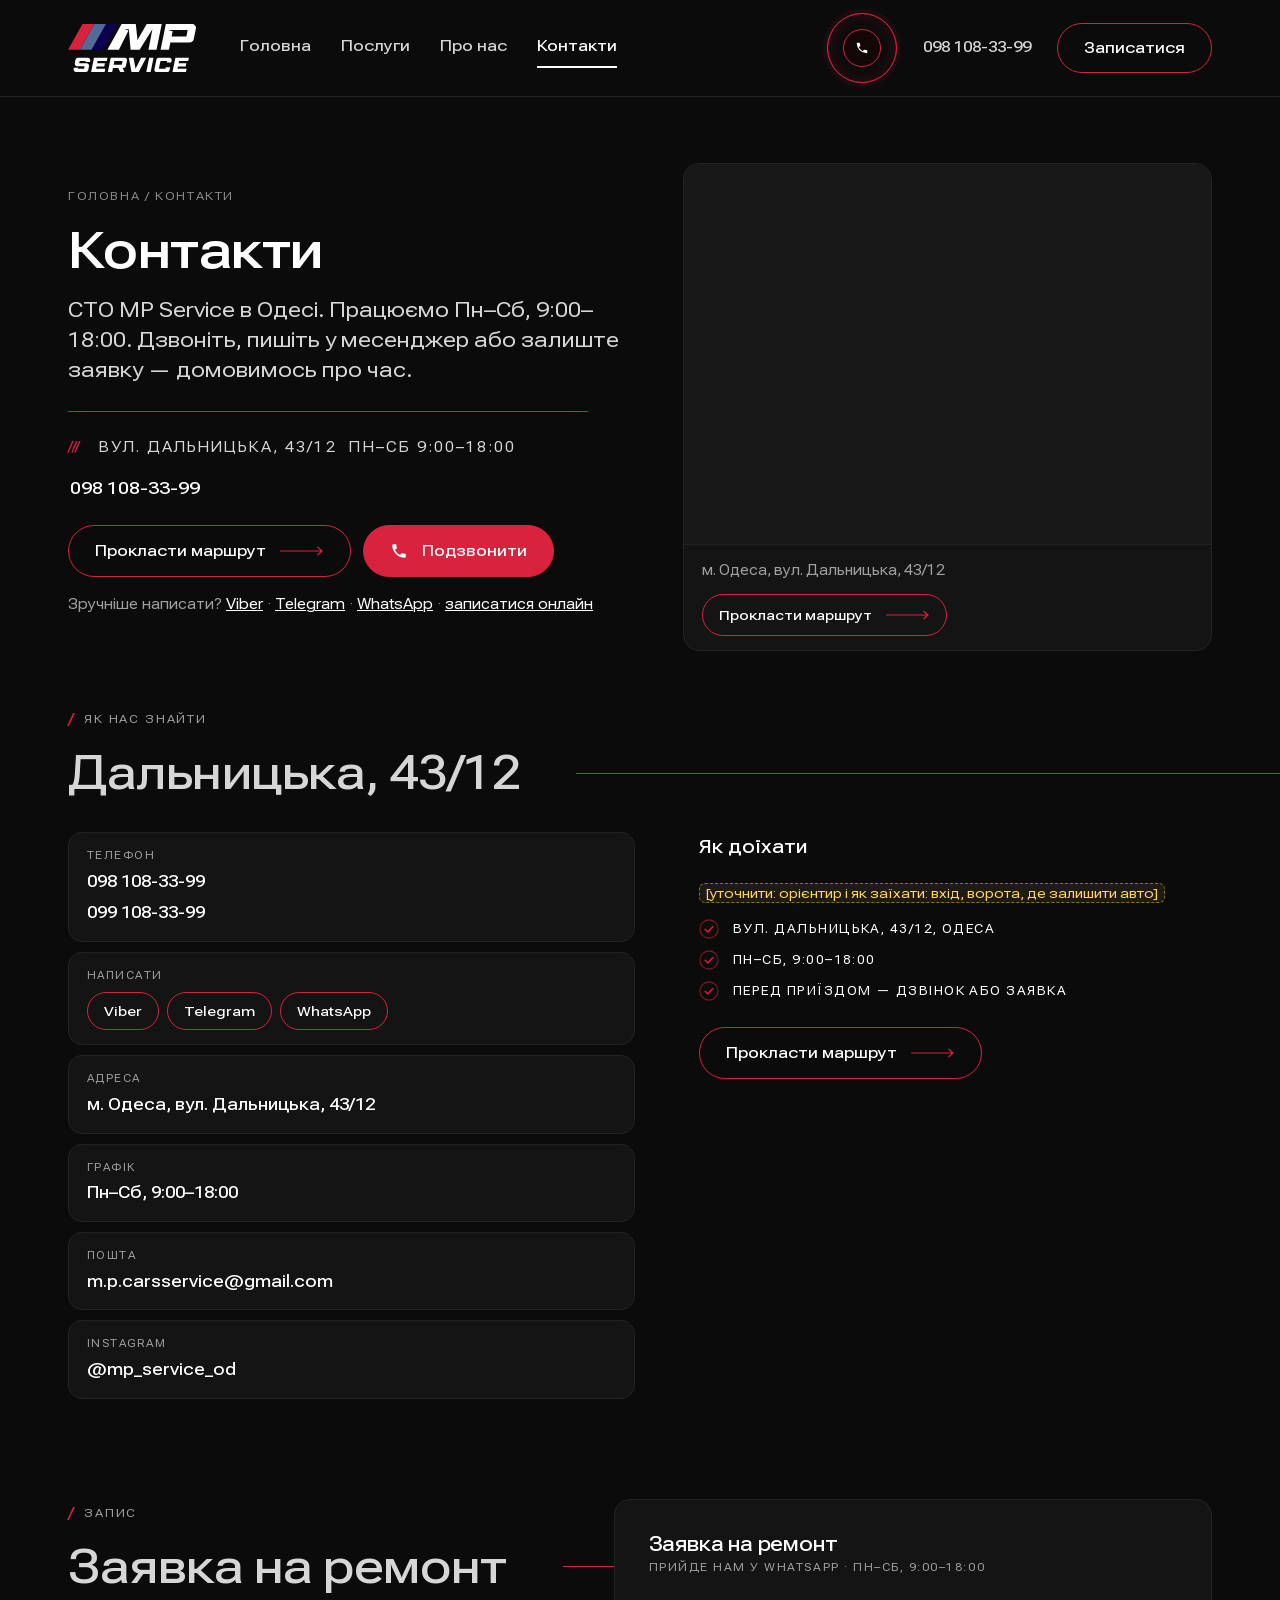
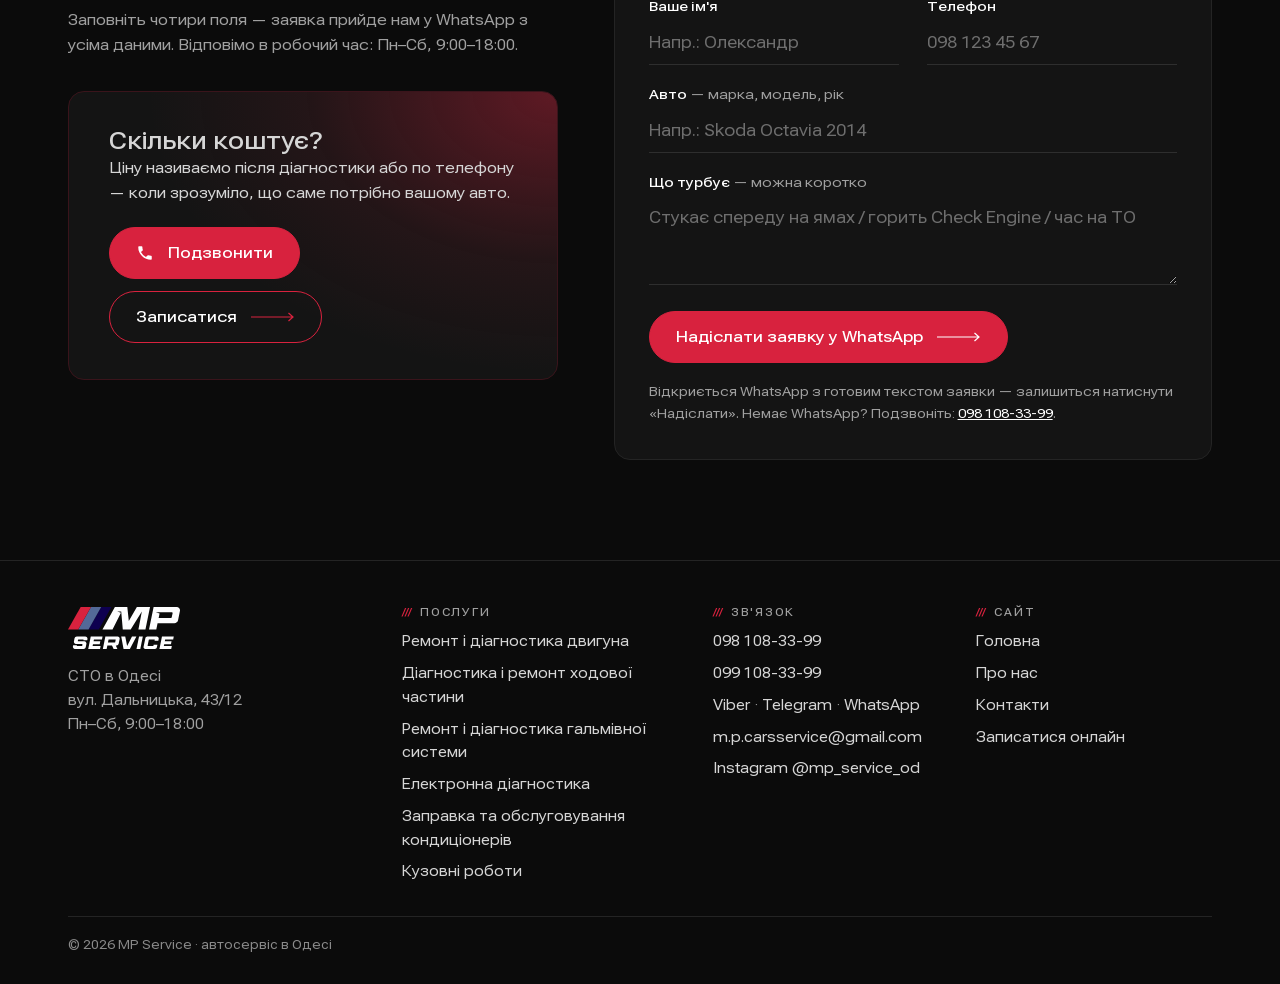
<file: mp-service/kontakty/index.html>
<!doctype html>
<html lang="uk">
<head>
<meta charset="utf-8">
<meta name="viewport" content="width=device-width, initial-scale=1">
<title>Контакти СТО MP Service — Дальницька, 43/12, Одеса</title>
<meta name="description" content="Телефони 098 108-33-99 і 099 108-33-99, Viber, Telegram, WhatsApp. Одеса, вул. Дальницька, 43/12, Пн–Сб 9:00–18:00. Карта проїзду і запис онлайн.">
<meta name="robots" content="noindex, nofollow">
<meta name="theme-color" content="#0b0b0b">
<meta property="og:type" content="website">
<meta property="og:locale" content="uk_UA">
<meta property="og:site_name" content="MP Service">
<meta property="og:title" content="Контакти СТО MP Service — Дальницька, 43/12, Одеса">
<meta property="og:description" content="Телефони 098 108-33-99 і 099 108-33-99, Viber, Telegram, WhatsApp. Одеса, вул. Дальницька, 43/12, Пн–Сб 9:00–18:00. Карта проїзду і запис онлайн.">
<link rel="icon" href="../img/favicon.svg" type="image/svg+xml">
<link rel="preload" href="../fonts/roboto-flex-wide-cyrillic.woff2" as="font" type="font/woff2" crossorigin>
<link rel="preload" href="../fonts/roboto-flex-wide-latin.woff2" as="font" type="font/woff2" crossorigin>
<link rel="stylesheet" href="../assets/style.css">
<script type="application/ld+json">
{
 "@context": "https://schema.org",
 "@type": "AutoRepair",
 "@id": "https://mp-service.od.ua/#business",
 "name": "MP Service",
 "url": "https://mp-service.od.ua/",
 "logo": "https://mp-service.od.ua/img/logo.svg",
 "image": "https://mp-service.od.ua/img/logo.svg",
 "telephone": "+380981083399",
 "email": "m.p.carsservice@gmail.com",
 "contactPoint": [
  {
   "@type": "ContactPoint",
   "telephone": "+380981083399",
   "contactType": "customer service",
   "availableLanguage": [
    "uk",
    "ru"
   ]
  },
  {
   "@type": "ContactPoint",
   "telephone": "+380991083399",
   "contactType": "customer service",
   "availableLanguage": [
    "uk",
    "ru"
   ]
  }
 ],
 "address": {
  "@type": "PostalAddress",
  "streetAddress": "вул. Дальницька, 43/12",
  "addressLocality": "Одеса",
  "addressRegion": "Одеська область",
  "addressCountry": "UA"
 },
 "areaServed": {
  "@type": "City",
  "name": "Одеса"
 },
 "openingHoursSpecification": [
  {
   "@type": "OpeningHoursSpecification",
   "dayOfWeek": [
    "Monday",
    "Tuesday",
    "Wednesday",
    "Thursday",
    "Friday",
    "Saturday"
   ],
   "opens": "09:00",
   "closes": "18:00"
  }
 ],
 "sameAs": [
  "https://www.instagram.com/mp_service_od/",
  "https://t.me/m_pservice"
 ]
}
</script>
</head>
<body>
<a class="skip" href="#main">До змісту</a>
<header class="site-header">
 <div class="wrap">
  <a class="logo" href="../" aria-label="MP Service — на головну"><img src="../img/logo-light.svg" alt="MP Service" width="128" height="49"></a>
  <nav class="nav" aria-label="Головне меню"><a href="../">Головна</a><a href="../#posluhy">Послуги</a><a href="../pro-nas/">Про нас</a><a href="../kontakty/" aria-current="page">Контакти</a></nav>
  <div class="header-actions">
   <a class="ring" href="tel:+380981083399" aria-label="Подзвонити 098 108-33-99"><svg viewBox="0 0 24 24" aria-hidden="true" fill="currentColor"><path d="M6.6 10.8a15.1 15.1 0 0 0 6.6 6.6l2.2-2.2c.3-.3.7-.4 1-.2 1.1.4 2.3.6 3.6.6.6 0 1 .4 1 1V20c0 .6-.4 1-1 1A17 17 0 0 1 3 4c0-.6.4-1 1-1h3.5c.6 0 1 .4 1 1 0 1.3.2 2.5.6 3.6.1.3 0 .7-.2 1z"/></svg></a>
   <a class="header-phone" href="tel:+380981083399">098 108-33-99</a>
   <a class="pill header-book" href="#zapys">Записатися</a>
   <button class="menu-btn" type="button" aria-expanded="false" aria-controls="mobile-nav" aria-label="Меню"><span></span></button>
  </div>
 </div>
 <nav class="mobile-nav" id="mobile-nav" aria-label="Меню"><a href="../">Головна</a><a href="../#posluhy">Послуги</a><a href="../pro-nas/">Про нас</a><a href="../kontakty/" aria-current="page">Контакти</a><a href="#zapys">Записатися онлайн</a></nav>
</header>
<main id="main">
<section class="hero hero--inner">
 <div class="wrap">
  <div class="hero__text">
   <p class="crumbs"><a href="../">Головна</a> / Контакти</p><h1>Контакти</h1>
   <p class="hero__sub">СТО MP Service в Одесі. Працюємо Пн–Сб, 9:00–18:00. Дзвоніть, пишіть у месенджер або залиште заявку — домовимось про час.</p>
   <hr class="redline">
   <p class="addr caps"><i>///</i><span><span>вул. Дальницька, 43/12</span><span>Пн–Сб 9:00–18:00</span></span></p>
   <a class="hero__phone" href="tel:+380981083399">098 108-33-99</a>
   <div class="hero__actions">
    <a class="pill" href="https://www.google.com/maps/search/?api=1&amp;query=%D0%B2%D1%83%D0%BB.+%D0%94%D0%B0%D0%BB%D1%8C%D0%BD%D0%B8%D1%86%D1%8C%D0%BA%D0%B0%2C+43%2F12%2C+%D0%9E%D0%B4%D0%B5%D1%81%D0%B0" target="_blank" rel="noopener">Прокласти маршрут <svg class="arrow" viewBox="0 0 44 10" fill="none" stroke="currentColor" stroke-width="1.2" aria-hidden="true"><path d="M0 5h42M37.5 1l4.5 4-4.5 4"/></svg></a>
    <a class="pill pill--solid" href="tel:+380981083399"><svg class="ico" viewBox="0 0 24 24" aria-hidden="true" fill="currentColor"><path d="M6.6 10.8a15.1 15.1 0 0 0 6.6 6.6l2.2-2.2c.3-.3.7-.4 1-.2 1.1.4 2.3.6 3.6.6.6 0 1 .4 1 1V20c0 .6-.4 1-1 1A17 17 0 0 1 3 4c0-.6.4-1 1-1h3.5c.6 0 1 .4 1 1 0 1.3.2 2.5.6 3.6.1.3 0 .7-.2 1z"/></svg> Подзвонити</a>
   </div>
   <p class="hero__alt">Зручніше написати? <a href="viber://chat?number=%2B380981083399">Viber</a> · <a href="https://t.me/m_pservice">Telegram</a> · <a href="https://api.whatsapp.com/send?phone=380981083399">WhatsApp</a> · <a href="#zapys">записатися онлайн</a></p>
  </div>
  <div class="map">
 <iframe src="https://maps.google.com/maps?q=%D0%B2%D1%83%D0%BB.+%D0%94%D0%B0%D0%BB%D1%8C%D0%BD%D0%B8%D1%86%D1%8C%D0%BA%D0%B0%2C+43%2F12%2C+%D0%9E%D0%B4%D0%B5%D1%81%D0%B0&amp;z=16&amp;hl=uk&amp;output=embed" title="Карта: Одеса, вул. Дальницька, 43/12" loading="lazy" referrerpolicy="no-referrer-when-downgrade"></iframe>
 <div class="map__foot"><span>м. Одеса, вул. Дальницька, 43/12</span><a class="pill" href="https://www.google.com/maps/search/?api=1&amp;query=%D0%B2%D1%83%D0%BB.+%D0%94%D0%B0%D0%BB%D1%8C%D0%BD%D0%B8%D1%86%D1%8C%D0%BA%D0%B0%2C+43%2F12%2C+%D0%9E%D0%B4%D0%B5%D1%81%D0%B0" target="_blank" rel="noopener">Прокласти маршрут <svg class="arrow" viewBox="0 0 44 10" fill="none" stroke="currentColor" stroke-width="1.2" aria-hidden="true"><path d="M0 5h42M37.5 1l4.5 4-4.5 4"/></svg></a></div>
</div>
 </div>
</section>
<section class="section" style="padding-top:24px">
 <div class="wrap">
  <div class="sec-head" data-reveal><div class="sec-kicker"><i>/</i>Як нас знайти</div><div class="sec-title"><h2>Дальницька, 43/12</h2></div></div>
  <div class="two">
   <div><ul class="contact-list" data-reveal>
 <li><span class="caps">Телефон</span><a href="tel:+380981083399">098 108-33-99</a><a href="tel:+380991083399">099 108-33-99</a></li>
 <li><span class="caps">Написати</span><span class="chips"><a href="viber://chat?number=%2B380981083399">Viber</a><a href="https://t.me/m_pservice">Telegram</a><a href="https://api.whatsapp.com/send?phone=380981083399">WhatsApp</a></span></li>
 <li><span class="caps">Адреса</span><strong>м. Одеса, вул. Дальницька, 43/12</strong></li>
 <li><span class="caps">Графік</span><strong>Пн–Сб, 9:00–18:00</strong></li>
 <li><span class="caps">Пошта</span><a href="mailto:m.p.carsservice@gmail.com">m.p.carsservice@gmail.com</a></li>
 <li><span class="caps">Instagram</span><a href="https://www.instagram.com/mp_service_od/">@mp_service_od</a></li>
</ul></div>
   <div data-reveal>
    <p class="incl-title">Як доїхати</p>
    <p><span class="todo">[уточнити: орієнтир і як заїхати: вхід, ворота, де залишити авто]</span></p>
    <ul class="incl"><li><svg class="check" viewBox="0 0 22 22" fill="none" stroke="currentColor" aria-hidden="true"><circle cx="11" cy="11" r="10" stroke-opacity=".6" stroke-width="1.2"/><path d="M6.8 11.3l2.9 2.9 5.6-6" stroke-width="1.6" stroke-linecap="round" stroke-linejoin="round"/></svg><span>вул. Дальницька, 43/12, Одеса</span></li><li><svg class="check" viewBox="0 0 22 22" fill="none" stroke="currentColor" aria-hidden="true"><circle cx="11" cy="11" r="10" stroke-opacity=".6" stroke-width="1.2"/><path d="M6.8 11.3l2.9 2.9 5.6-6" stroke-width="1.6" stroke-linecap="round" stroke-linejoin="round"/></svg><span>Пн–Сб, 9:00–18:00</span></li><li><svg class="check" viewBox="0 0 22 22" fill="none" stroke="currentColor" aria-hidden="true"><circle cx="11" cy="11" r="10" stroke-opacity=".6" stroke-width="1.2"/><path d="M6.8 11.3l2.9 2.9 5.6-6" stroke-width="1.6" stroke-linecap="round" stroke-linejoin="round"/></svg><span>Перед приїздом — дзвінок або заявка</span></li></ul>
    <a class="pill" href="https://www.google.com/maps/search/?api=1&amp;query=%D0%B2%D1%83%D0%BB.+%D0%94%D0%B0%D0%BB%D1%8C%D0%BD%D0%B8%D1%86%D1%8C%D0%BA%D0%B0%2C+43%2F12%2C+%D0%9E%D0%B4%D0%B5%D1%81%D0%B0" target="_blank" rel="noopener">Прокласти маршрут <svg class="arrow" viewBox="0 0 44 10" fill="none" stroke="currentColor" stroke-width="1.2" aria-hidden="true"><path d="M0 5h42M37.5 1l4.5 4-4.5 4"/></svg></a>
   </div>
  </div>
 </div>
</section>
<section class="section" id="zapys" style="padding-top:0">
 <div class="wrap">
  <div class="book">
   <div>
    <div class="sec-head" data-reveal><div class="sec-kicker"><i>/</i>Запис</div><div class="sec-title"><h2>Заявка на ремонт</h2></div><p>Заповніть чотири поля — заявка прийде нам у WhatsApp з усіма даними. Відповімо в робочий час: Пн–Сб, 9:00–18:00.</p></div>
    <div class="cta-card cta-card--stack" data-reveal>
 <div><p class="cta-card__t">Скільки коштує?</p>
  <p>Ціну називаємо після діагностики або по телефону — коли зрозуміло, що саме потрібно вашому авто.</p></div>
 <div class="cta-card__actions">
  <a class="pill pill--solid" href="tel:+380981083399"><svg class="ico" viewBox="0 0 24 24" aria-hidden="true" fill="currentColor"><path d="M6.6 10.8a15.1 15.1 0 0 0 6.6 6.6l2.2-2.2c.3-.3.7-.4 1-.2 1.1.4 2.3.6 3.6.6.6 0 1 .4 1 1V20c0 .6-.4 1-1 1A17 17 0 0 1 3 4c0-.6.4-1 1-1h3.5c.6 0 1 .4 1 1 0 1.3.2 2.5.6 3.6.1.3 0 .7-.2 1z"/></svg> Подзвонити</a>
  <a class="pill" href="#zapys">Записатися <svg class="arrow" viewBox="0 0 44 10" fill="none" stroke="currentColor" stroke-width="1.2" aria-hidden="true"><path d="M0 5h42M37.5 1l4.5 4-4.5 4"/></svg></a>
 </div>
</div>
   </div>
   <div class="form-card" data-reveal>
 <h3>Заявка на ремонт</h3>
 <p class="caps">Прийде нам у WhatsApp · Пн–Сб, 9:00–18:00</p>
 <form class="booking" novalidate>
  <div class="field">
   <label for="f-name">Ваше ім'я</label>
   <input id="f-name" name="name" type="text" autocomplete="name" required minlength="2" placeholder="Напр.: Олександр">
   <div class="err" role="alert">Вкажіть, як до вас звертатись.</div>
  </div>
  <div class="field">
   <label for="f-phone">Телефон</label>
   <input id="f-phone" name="phone" type="tel" inputmode="tel" autocomplete="tel" required placeholder="098 123 45 67">
   <div class="err" role="alert">Перевірте номер: 10 цифр, напр. 098 123 45 67.</div>
  </div>
  <div class="field field--wide">
   <label for="f-car">Авто <i>— марка, модель, рік</i></label>
   <input id="f-car" name="car" type="text" placeholder="Напр.: Skoda Octavia 2014">
  </div>
  <div class="field field--wide">
   <label for="f-issue">Що турбує <i>— можна коротко</i></label>
   <textarea id="f-issue" name="issue" rows="3" placeholder="Стукає спереду на ямах / горить Check Engine / час на ТО"></textarea>
  </div>
  <button class="pill pill--solid pill--block" type="submit">Надіслати заявку у WhatsApp <svg class="arrow" viewBox="0 0 44 10" fill="none" stroke="currentColor" stroke-width="1.2" aria-hidden="true"><path d="M0 5h42M37.5 1l4.5 4-4.5 4"/></svg></button>
  <p class="form-note">Відкриється WhatsApp з готовим текстом заявки — залишиться натиснути «Надіслати». Немає WhatsApp? Подзвоніть: <a href="tel:+380981083399">098 108-33-99</a>.</p>
  <p class="form-ok" role="status">WhatsApp відкрито в новій вкладці. Не відкрився — подзвоніть <a href="tel:+380981083399">098 108-33-99</a>, ми на зв'язку Пн–Сб, 9:00–18:00.</p>
 </form>
</div>
  </div>
 </div>
</section>
</main>
<footer class="site-footer">
 <div class="wrap">
  <div class="foot-grid">
   <div><a class="logo" href="../"><img src="../img/logo-light.svg" alt="MP Service" width="112" height="43" loading="lazy"></a>
    <p style="margin-top:16px">СТО в Одесі<br>вул. Дальницька, 43/12<br>Пн–Сб, 9:00–18:00</p></div>
   <div><h2 class="foot-h">Послуги</h2><ul><li><a href="../posluhy/remont-dvyhuna/">Ремонт і діагностика двигуна</a></li><li><a href="../posluhy/diahnostyka-khodovoi/">Діагностика і ремонт ходової частини</a></li><li><a href="../posluhy/remont-halmivnoi-systemy/">Ремонт і діагностика гальмівної системи</a></li><li><a href="../posluhy/elektronna-diahnostyka/">Електронна діагностика</a></li><li><a href="../posluhy/zapravka-kondytsionera/">Заправка та обслуговування кондиціонерів</a></li><li><a href="../posluhy/kuzovnyi-remont/">Кузовні роботи</a></li></ul></div>
   <div><h2 class="foot-h">Зв'язок</h2><ul>
    <li><a href="tel:+380981083399">098 108-33-99</a></li><li><a href="tel:+380991083399">099 108-33-99</a></li>
    <li><a href="viber://chat?number=%2B380981083399">Viber</a> · <a href="https://t.me/m_pservice">Telegram</a> · <a href="https://api.whatsapp.com/send?phone=380981083399">WhatsApp</a></li>
    <li><a href="mailto:m.p.carsservice@gmail.com">m.p.carsservice@gmail.com</a></li><li><a href="https://www.instagram.com/mp_service_od/">Instagram @mp_service_od</a></li></ul></div>
   <div><h2 class="foot-h">Сайт</h2><ul><li><a href="../">Головна</a></li><li><a href="../pro-nas/">Про нас</a></li><li><a href="../kontakty/">Контакти</a></li><li><a href="#zapys">Записатися онлайн</a></li></ul></div>
  </div>
  <div class="foot-bottom">© 2026 MP Service · автосервіс в Одесі</div>
 </div>
</footer>
<nav class="actionbar" aria-label="Швидкий зв'язок">
 <a class="ab-call" href="tel:+380981083399"><svg viewBox="0 0 24 24" aria-hidden="true" fill="currentColor"><path d="M6.6 10.8a15.1 15.1 0 0 0 6.6 6.6l2.2-2.2c.3-.3.7-.4 1-.2 1.1.4 2.3.6 3.6.6.6 0 1 .4 1 1V20c0 .6-.4 1-1 1A17 17 0 0 1 3 4c0-.6.4-1 1-1h3.5c.6 0 1 .4 1 1 0 1.3.2 2.5.6 3.6.1.3 0 .7-.2 1z"/></svg><span>Подзвонити</span></a>
 <a href="viber://chat?number=%2B380981083399"><svg viewBox="0 0 24 24" aria-hidden="true" fill="none" stroke="currentColor" stroke-width="1.8" stroke-linecap="round" stroke-linejoin="round"><path d="M12 2.8c5.3 0 8.6 2.4 8.6 8.1 0 5.6-3.3 8-8.6 8-.9 0-1.7-.1-2.5-.2L6.4 21v-3.1C4.4 16.6 3.4 14.3 3.4 10.9 3.4 5.2 6.7 2.8 12 2.8z"/><path d="M9.2 7.4c.4 0 .7.2.9.6l.5 1.2c.1.3 0 .7-.2.9l-.4.4c.5 1.1 1.4 2 2.5 2.5l.4-.4c.2-.2.6-.3.9-.2l1.2.5c.4.2.6.5.6.9 0 .9-.8 1.6-1.7 1.5-2.9-.4-5.2-2.7-5.6-5.6-.1-.9.6-1.7 1.5-1.7z" fill="currentColor" stroke="none"/></svg><span>Viber</span></a>
 <a href="https://t.me/m_pservice"><svg viewBox="0 0 24 24" aria-hidden="true" fill="currentColor"><path d="M21.4 3.6 2.9 10.8c-1.1.4-1 1.9.1 2.2l4.5 1.4 1.7 5.4c.2.8 1.2 1 1.8.4l2.5-2.4 4.6 3.4c.7.5 1.6.1 1.8-.7l3.1-15.1c.2-1-.8-1.8-1.6-1.4zM17.6 7.7l-7.9 7.1-.3 3.1-1.3-4.3 9.5-5.9z"/></svg><span>Telegram</span></a>
</nav>
<script src="../assets/app.js" defer></script>
</body>
</html>
</file>
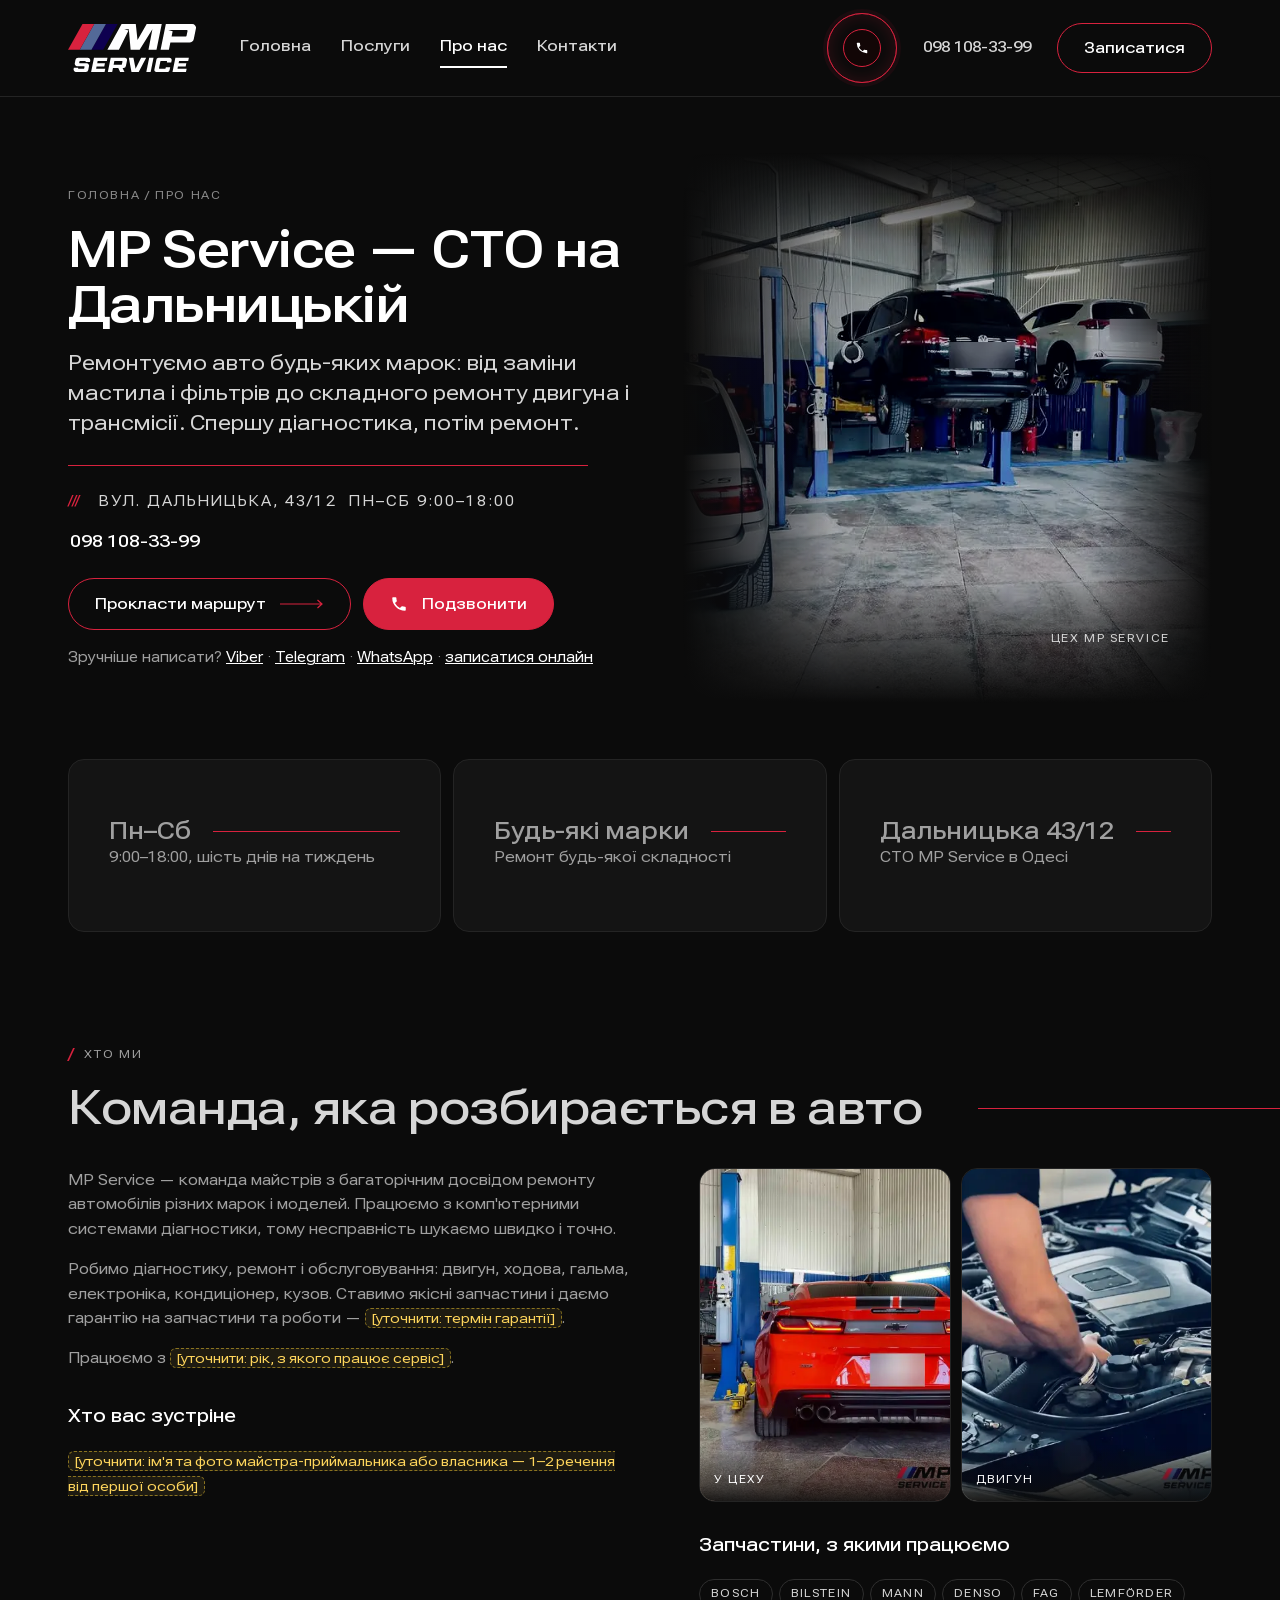
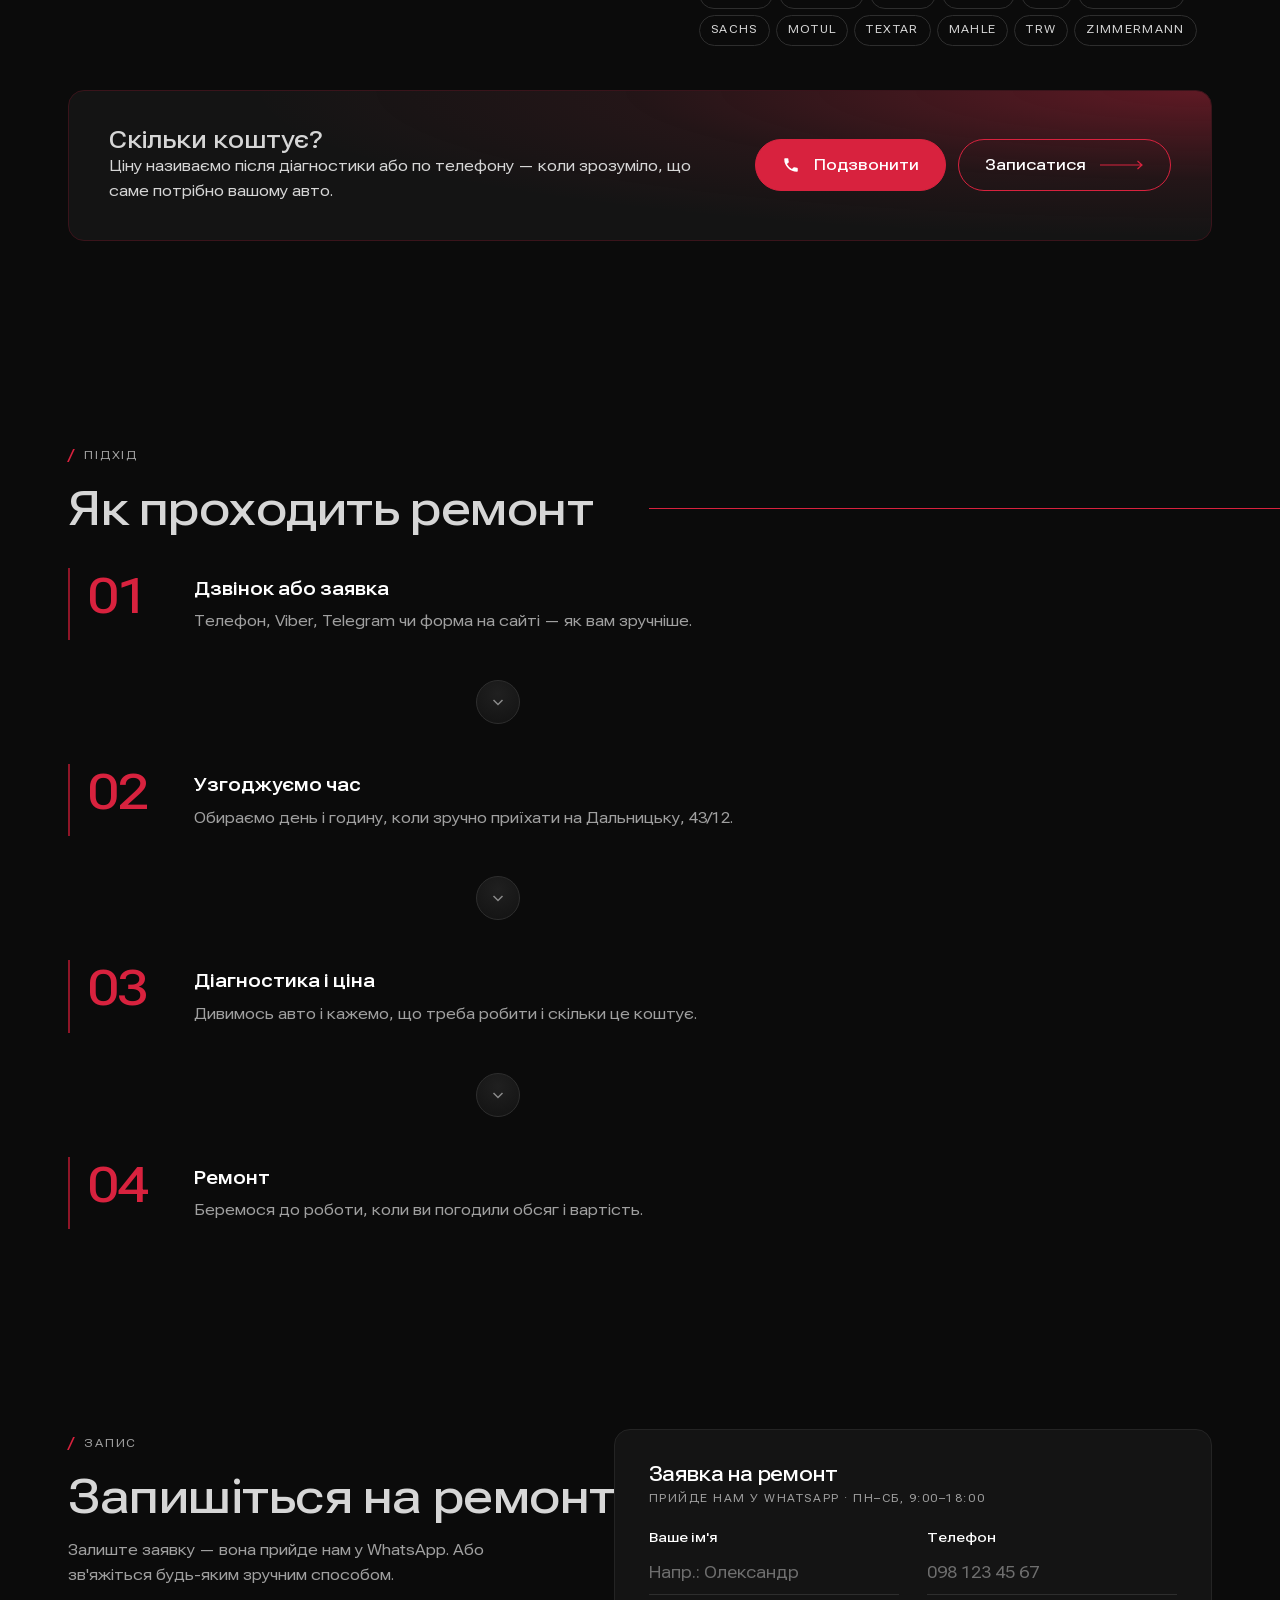
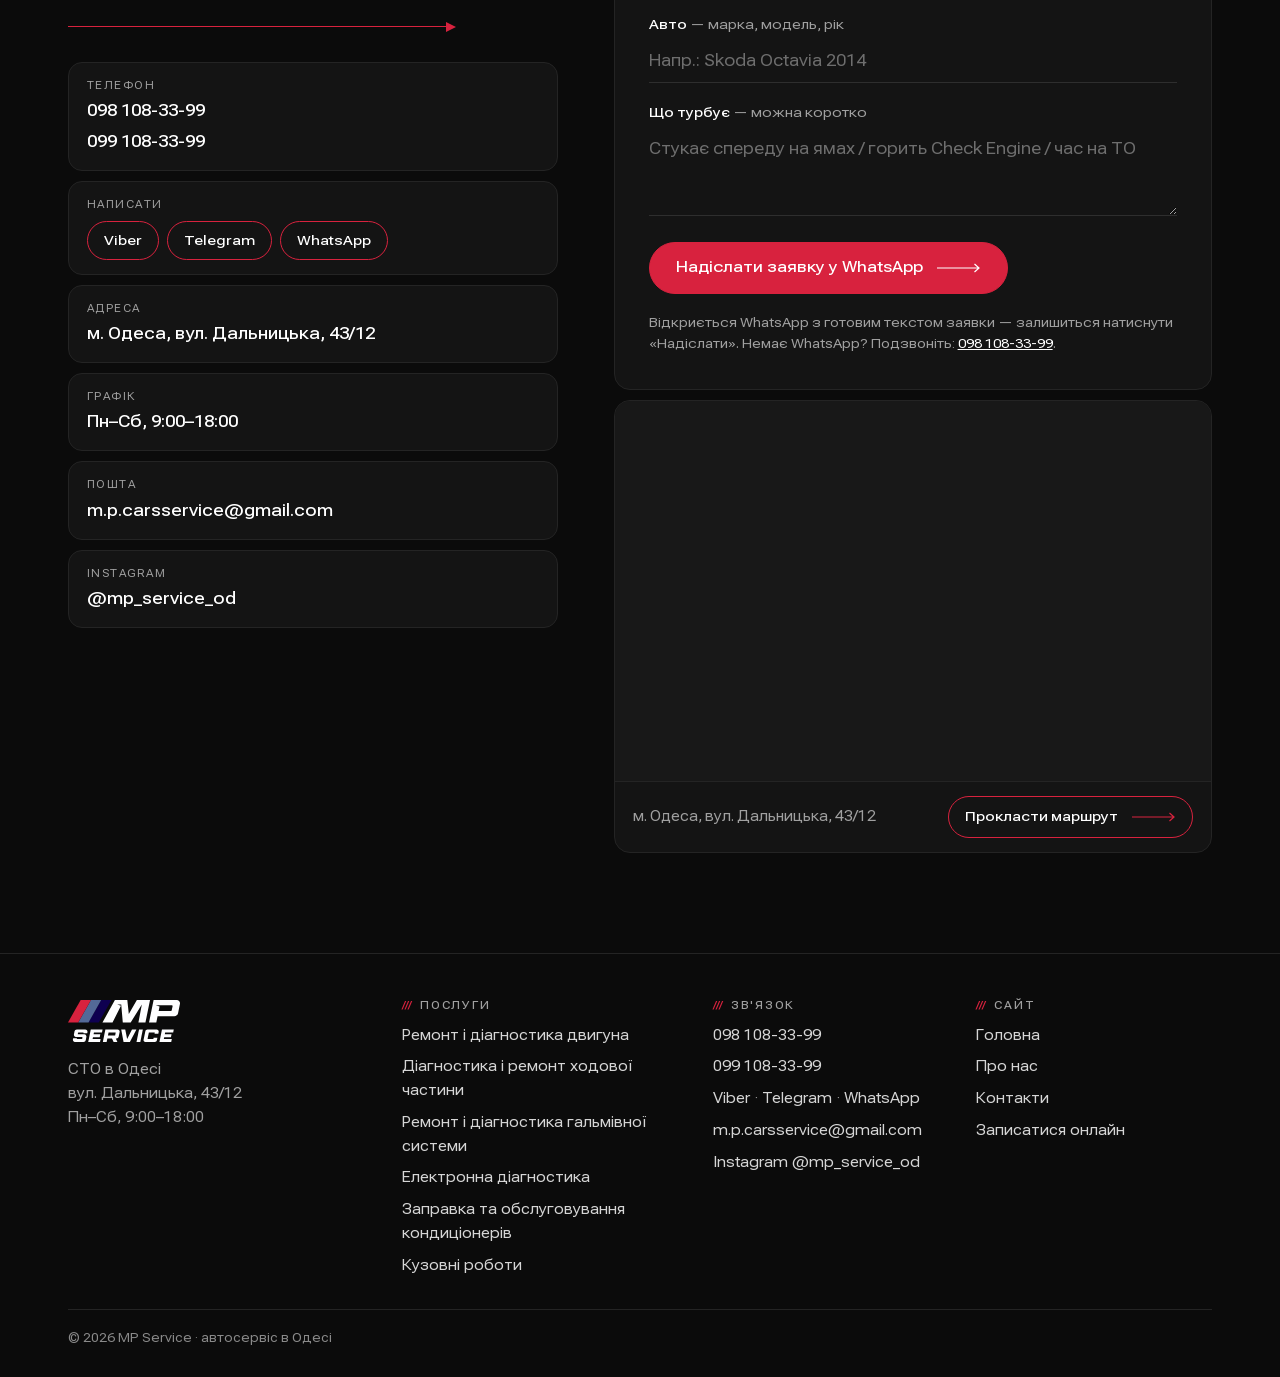
<file: mp-service/pro-nas/index.html>
<!doctype html>
<html lang="uk">
<head>
<meta charset="utf-8">
<meta name="viewport" content="width=device-width, initial-scale=1">
<title>Про автосервіс MP Service — СТО на Дальницькій в Одесі</title>
<meta name="description" content="MP Service — автосервіс в Одесі на вул. Дальницька, 43/12: команда майстрів, комп&#x27;ютерна діагностика, якісні запчастини, авто будь-яких марок. ☎ 098 108-33-99.">
<meta name="robots" content="noindex, nofollow">
<meta name="theme-color" content="#0b0b0b">
<meta property="og:type" content="website">
<meta property="og:locale" content="uk_UA">
<meta property="og:site_name" content="MP Service">
<meta property="og:title" content="Про автосервіс MP Service — СТО на Дальницькій в Одесі">
<meta property="og:description" content="MP Service — автосервіс в Одесі на вул. Дальницька, 43/12: команда майстрів, комп&#x27;ютерна діагностика, якісні запчастини, авто будь-яких марок. ☎ 098 108-33-99.">
<link rel="icon" href="../img/favicon.svg" type="image/svg+xml">
<link rel="preload" href="../fonts/roboto-flex-wide-cyrillic.woff2" as="font" type="font/woff2" crossorigin>
<link rel="preload" href="../fonts/roboto-flex-wide-latin.woff2" as="font" type="font/woff2" crossorigin>
<link rel="preload" as="image" href="../img/shop-hall.webp" fetchpriority="high">
<link rel="stylesheet" href="../assets/style.css">
<script type="application/ld+json">
{
 "@context": "https://schema.org",
 "@type": "AutoRepair",
 "@id": "https://mp-service.od.ua/#business",
 "name": "MP Service",
 "url": "https://mp-service.od.ua/",
 "logo": "https://mp-service.od.ua/img/logo.svg",
 "image": "https://mp-service.od.ua/img/logo.svg",
 "telephone": "+380981083399",
 "email": "m.p.carsservice@gmail.com",
 "contactPoint": [
  {
   "@type": "ContactPoint",
   "telephone": "+380981083399",
   "contactType": "customer service",
   "availableLanguage": [
    "uk",
    "ru"
   ]
  },
  {
   "@type": "ContactPoint",
   "telephone": "+380991083399",
   "contactType": "customer service",
   "availableLanguage": [
    "uk",
    "ru"
   ]
  }
 ],
 "address": {
  "@type": "PostalAddress",
  "streetAddress": "вул. Дальницька, 43/12",
  "addressLocality": "Одеса",
  "addressRegion": "Одеська область",
  "addressCountry": "UA"
 },
 "areaServed": {
  "@type": "City",
  "name": "Одеса"
 },
 "openingHoursSpecification": [
  {
   "@type": "OpeningHoursSpecification",
   "dayOfWeek": [
    "Monday",
    "Tuesday",
    "Wednesday",
    "Thursday",
    "Friday",
    "Saturday"
   ],
   "opens": "09:00",
   "closes": "18:00"
  }
 ],
 "sameAs": [
  "https://www.instagram.com/mp_service_od/",
  "https://t.me/m_pservice"
 ],
 "makesOffer": [
  {
   "@type": "Offer",
   "itemOffered": {
    "@type": "Service",
    "name": "Ремонт і діагностика двигуна",
    "url": "https://mp-service.od.ua/posluhy/remont-dvyhuna"
   }
  },
  {
   "@type": "Offer",
   "itemOffered": {
    "@type": "Service",
    "name": "Діагностика і ремонт ходової частини",
    "url": "https://mp-service.od.ua/posluhy/diahnostyka-khodovoi"
   }
  },
  {
   "@type": "Offer",
   "itemOffered": {
    "@type": "Service",
    "name": "Ремонт і діагностика гальмівної системи",
    "url": "https://mp-service.od.ua/posluhy/remont-halmivnoi-systemy"
   }
  },
  {
   "@type": "Offer",
   "itemOffered": {
    "@type": "Service",
    "name": "Електронна діагностика",
    "url": "https://mp-service.od.ua/posluhy/elektronna-diahnostyka"
   }
  },
  {
   "@type": "Offer",
   "itemOffered": {
    "@type": "Service",
    "name": "Заправка та обслуговування кондиціонерів",
    "url": "https://mp-service.od.ua/posluhy/zapravka-kondytsionera"
   }
  },
  {
   "@type": "Offer",
   "itemOffered": {
    "@type": "Service",
    "name": "Кузовні роботи",
    "url": "https://mp-service.od.ua/posluhy/kuzovnyi-remont"
   }
  }
 ]
}
</script>
</head>
<body>
<a class="skip" href="#main">До змісту</a>
<header class="site-header">
 <div class="wrap">
  <a class="logo" href="../" aria-label="MP Service — на головну"><img src="../img/logo-light.svg" alt="MP Service" width="128" height="49"></a>
  <nav class="nav" aria-label="Головне меню"><a href="../">Головна</a><a href="../#posluhy">Послуги</a><a href="../pro-nas/" aria-current="page">Про нас</a><a href="../kontakty/">Контакти</a></nav>
  <div class="header-actions">
   <a class="ring" href="tel:+380981083399" aria-label="Подзвонити 098 108-33-99"><svg viewBox="0 0 24 24" aria-hidden="true" fill="currentColor"><path d="M6.6 10.8a15.1 15.1 0 0 0 6.6 6.6l2.2-2.2c.3-.3.7-.4 1-.2 1.1.4 2.3.6 3.6.6.6 0 1 .4 1 1V20c0 .6-.4 1-1 1A17 17 0 0 1 3 4c0-.6.4-1 1-1h3.5c.6 0 1 .4 1 1 0 1.3.2 2.5.6 3.6.1.3 0 .7-.2 1z"/></svg></a>
   <a class="header-phone" href="tel:+380981083399">098 108-33-99</a>
   <a class="pill header-book" href="#zapys">Записатися</a>
   <button class="menu-btn" type="button" aria-expanded="false" aria-controls="mobile-nav" aria-label="Меню"><span></span></button>
  </div>
 </div>
 <nav class="mobile-nav" id="mobile-nav" aria-label="Меню"><a href="../">Головна</a><a href="../#posluhy">Послуги</a><a href="../pro-nas/" aria-current="page">Про нас</a><a href="../kontakty/">Контакти</a><a href="#zapys">Записатися онлайн</a></nav>
</header>
<main id="main">
<section class="hero hero--inner">
 <div class="wrap">
  <div class="hero__text">
   <p class="crumbs"><a href="../">Головна</a> / Про нас</p><h1>MP Service — СТО на Дальницькій</h1>
   <p class="hero__sub">Ремонтуємо авто будь-яких марок: від заміни мастила і фільтрів до складного ремонту двигуна і трансмісії. Спершу діагностика, потім ремонт.</p>
   <hr class="redline">
   <p class="addr caps"><i>///</i><span><span>вул. Дальницька, 43/12</span><span>Пн–Сб 9:00–18:00</span></span></p>
   <a class="hero__phone" href="tel:+380981083399">098 108-33-99</a>
   <div class="hero__actions">
    <a class="pill" href="https://www.google.com/maps/search/?api=1&amp;query=%D0%B2%D1%83%D0%BB.+%D0%94%D0%B0%D0%BB%D1%8C%D0%BD%D0%B8%D1%86%D1%8C%D0%BA%D0%B0%2C+43%2F12%2C+%D0%9E%D0%B4%D0%B5%D1%81%D0%B0" target="_blank" rel="noopener">Прокласти маршрут <svg class="arrow" viewBox="0 0 44 10" fill="none" stroke="currentColor" stroke-width="1.2" aria-hidden="true"><path d="M0 5h42M37.5 1l4.5 4-4.5 4"/></svg></a>
    <a class="pill pill--solid" href="tel:+380981083399"><svg class="ico" viewBox="0 0 24 24" aria-hidden="true" fill="currentColor"><path d="M6.6 10.8a15.1 15.1 0 0 0 6.6 6.6l2.2-2.2c.3-.3.7-.4 1-.2 1.1.4 2.3.6 3.6.6.6 0 1 .4 1 1V20c0 .6-.4 1-1 1A17 17 0 0 1 3 4c0-.6.4-1 1-1h3.5c.6 0 1 .4 1 1 0 1.3.2 2.5.6 3.6.1.3 0 .7-.2 1z"/></svg> Подзвонити</a>
   </div>
   <p class="hero__alt">Зручніше написати? <a href="viber://chat?number=%2B380981083399">Viber</a> · <a href="https://t.me/m_pservice">Telegram</a> · <a href="https://api.whatsapp.com/send?phone=380981083399">WhatsApp</a> · <a href="#zapys">записатися онлайн</a></p>
  </div>
  <figure class="hero__media"><img src="../img/shop-hall.webp" alt="Цех MP Service: авто на підйомниках" width="640" height="800" fetchpriority="high"><figcaption>Цех MP Service</figcaption></figure>
 </div>
</section>
<section class="stats" aria-label="Коротко"><div class="wrap"><div class="stat" data-reveal><p class="stat__t">Пн–Сб</p><p>9:00–18:00, шість днів на тиждень</p></div><div class="stat" data-reveal><p class="stat__t">Будь-які марки</p><p>Ремонт будь-якої складності</p></div><div class="stat" data-reveal><p class="stat__t">Дальницька 43/12</p><p>СТО MP Service в Одесі</p></div></div></section>
<section class="section">
 <div class="wrap">
  <div class="sec-head" data-reveal><div class="sec-kicker"><i>/</i>Хто ми</div><div class="sec-title"><h2>Команда, яка розбирається в авто</h2></div></div>
  <div class="two">
   <div class="prose" data-reveal>
    <p>MP Service — команда майстрів з багаторічним досвідом ремонту автомобілів різних марок і моделей. Працюємо з комп'ютерними системами діагностики, тому несправність шукаємо швидко і точно.</p>
    <p>Робимо діагностику, ремонт і обслуговування: двигун, ходова, гальма, електроніка, кондиціонер, кузов. Ставимо якісні запчастини і даємо гарантію на запчастини та роботи — <span class="todo">[уточнити: термін гарантії]</span>.</p>
    <p>Працюємо з <span class="todo">[уточнити: рік, з якого працює сервіс]</span>.</p>
    <p class="incl-title" style="margin-top:30px">Хто вас зустріне</p>
    <p><span class="todo">[уточнити: ім'я та фото майстра-приймальника або власника — 1–2 речення від першої особи]</span></p>
   </div>
   <div data-reveal>
    <div class="photo-pair">
     <figure><img src="../img/work-camaro-sm.webp" alt="Авто на підйомнику в цеху MP Service" width="400" height="500" loading="lazy" decoding="async"><figcaption>У цеху</figcaption></figure>
     <figure><img src="../img/work-engine-sm.webp" alt="Майстер MP Service працює з двигуном" width="400" height="500" loading="lazy" decoding="async"><figcaption>Двигун</figcaption></figure>
    </div>
    <p class="incl-title" style="margin-top:28px">Запчастини, з якими працюємо</p>
    <ul class="brands"><li>Bosch</li><li>Bilstein</li><li>Mann</li><li>Denso</li><li>FAG</li><li>Lemförder</li><li>Sachs</li><li>Motul</li><li>Textar</li><li>Mahle</li><li>TRW</li><li>Zimmermann</li></ul>
   </div>
  </div>
  <div style="margin-top:44px"><div class="cta-card" data-reveal>
 <div><p class="cta-card__t">Скільки коштує?</p>
  <p>Ціну називаємо після діагностики або по телефону — коли зрозуміло, що саме потрібно вашому авто.</p></div>
 <div class="cta-card__actions">
  <a class="pill pill--solid" href="tel:+380981083399"><svg class="ico" viewBox="0 0 24 24" aria-hidden="true" fill="currentColor"><path d="M6.6 10.8a15.1 15.1 0 0 0 6.6 6.6l2.2-2.2c.3-.3.7-.4 1-.2 1.1.4 2.3.6 3.6.6.6 0 1 .4 1 1V20c0 .6-.4 1-1 1A17 17 0 0 1 3 4c0-.6.4-1 1-1h3.5c.6 0 1 .4 1 1 0 1.3.2 2.5.6 3.6.1.3 0 .7-.2 1z"/></svg> Подзвонити</a>
  <a class="pill" href="#zapys">Записатися <svg class="arrow" viewBox="0 0 44 10" fill="none" stroke="currentColor" stroke-width="1.2" aria-hidden="true"><path d="M0 5h42M37.5 1l4.5 4-4.5 4"/></svg></a>
 </div>
</div></div>
 </div>
</section>
<section class="section">
 <div class="wrap">
  <div class="sec-head" data-reveal><div class="sec-kicker"><i>/</i>Підхід</div><div class="sec-title"><h2>Як проходить ремонт</h2></div></div>
  <ol class="steps"><li class="step" data-reveal><div><b>Дзвінок або заявка</b><p>Телефон, Viber, Telegram чи форма на сайті — як вам зручніше.</p></div></li><li class="chev" aria-hidden="true"><span><svg viewBox="0 0 16 16" fill="none" stroke="currentColor" stroke-width="1.5"><path d="M3.5 6l4.5 4.5L12.5 6"/></svg></span></li><li class="step" data-reveal><div><b>Узгоджуємо час</b><p>Обираємо день і годину, коли зручно приїхати на Дальницьку, 43/12.</p></div></li><li class="chev" aria-hidden="true"><span><svg viewBox="0 0 16 16" fill="none" stroke="currentColor" stroke-width="1.5"><path d="M3.5 6l4.5 4.5L12.5 6"/></svg></span></li><li class="step" data-reveal><div><b>Діагностика і ціна</b><p>Дивимось авто і кажемо, що треба робити і скільки це коштує.</p></div></li><li class="chev" aria-hidden="true"><span><svg viewBox="0 0 16 16" fill="none" stroke="currentColor" stroke-width="1.5"><path d="M3.5 6l4.5 4.5L12.5 6"/></svg></span></li><li class="step" data-reveal><div><b>Ремонт</b><p>Беремося до роботи, коли ви погодили обсяг і вартість.</p></div></li></ol>
 </div>
</section>
<section class="section" id="zapys">
 <div class="wrap">
  <div class="book">
   <div class="book__intro">
    <div class="sec-head" data-reveal><div class="sec-kicker"><i>/</i>Запис</div><div class="sec-title"><h2>Запишіться на ремонт</h2></div><p>Залиште заявку — вона прийде нам у WhatsApp. Або зв'яжіться будь-яким зручним способом.</p></div>
    <div class="book__line" aria-hidden="true"><svg viewBox="0 0 10 10" fill="currentColor"><path d="M0 0l10 5-10 5z"/></svg></div>
    <ul class="contact-list" data-reveal>
 <li><span class="caps">Телефон</span><a href="tel:+380981083399">098 108-33-99</a><a href="tel:+380991083399">099 108-33-99</a></li>
 <li><span class="caps">Написати</span><span class="chips"><a href="viber://chat?number=%2B380981083399">Viber</a><a href="https://t.me/m_pservice">Telegram</a><a href="https://api.whatsapp.com/send?phone=380981083399">WhatsApp</a></span></li>
 <li><span class="caps">Адреса</span><strong>м. Одеса, вул. Дальницька, 43/12</strong></li>
 <li><span class="caps">Графік</span><strong>Пн–Сб, 9:00–18:00</strong></li>
 <li><span class="caps">Пошта</span><a href="mailto:m.p.carsservice@gmail.com">m.p.carsservice@gmail.com</a></li>
 <li><span class="caps">Instagram</span><a href="https://www.instagram.com/mp_service_od/">@mp_service_od</a></li>
</ul>
   </div>
   <div><div class="form-card" data-reveal>
 <h3>Заявка на ремонт</h3>
 <p class="caps">Прийде нам у WhatsApp · Пн–Сб, 9:00–18:00</p>
 <form class="booking" novalidate>
  <div class="field">
   <label for="f-name">Ваше ім'я</label>
   <input id="f-name" name="name" type="text" autocomplete="name" required minlength="2" placeholder="Напр.: Олександр">
   <div class="err" role="alert">Вкажіть, як до вас звертатись.</div>
  </div>
  <div class="field">
   <label for="f-phone">Телефон</label>
   <input id="f-phone" name="phone" type="tel" inputmode="tel" autocomplete="tel" required placeholder="098 123 45 67">
   <div class="err" role="alert">Перевірте номер: 10 цифр, напр. 098 123 45 67.</div>
  </div>
  <div class="field field--wide">
   <label for="f-car">Авто <i>— марка, модель, рік</i></label>
   <input id="f-car" name="car" type="text" placeholder="Напр.: Skoda Octavia 2014">
  </div>
  <div class="field field--wide">
   <label for="f-issue">Що турбує <i>— можна коротко</i></label>
   <textarea id="f-issue" name="issue" rows="3" placeholder="Стукає спереду на ямах / горить Check Engine / час на ТО"></textarea>
  </div>
  <button class="pill pill--solid pill--block" type="submit">Надіслати заявку у WhatsApp <svg class="arrow" viewBox="0 0 44 10" fill="none" stroke="currentColor" stroke-width="1.2" aria-hidden="true"><path d="M0 5h42M37.5 1l4.5 4-4.5 4"/></svg></button>
  <p class="form-note">Відкриється WhatsApp з готовим текстом заявки — залишиться натиснути «Надіслати». Немає WhatsApp? Подзвоніть: <a href="tel:+380981083399">098 108-33-99</a>.</p>
  <p class="form-ok" role="status">WhatsApp відкрито в новій вкладці. Не відкрився — подзвоніть <a href="tel:+380981083399">098 108-33-99</a>, ми на зв'язку Пн–Сб, 9:00–18:00.</p>
 </form>
</div><div class="map" data-reveal>
 <iframe src="https://maps.google.com/maps?q=%D0%B2%D1%83%D0%BB.+%D0%94%D0%B0%D0%BB%D1%8C%D0%BD%D0%B8%D1%86%D1%8C%D0%BA%D0%B0%2C+43%2F12%2C+%D0%9E%D0%B4%D0%B5%D1%81%D0%B0&amp;z=16&amp;hl=uk&amp;output=embed" title="Карта: Одеса, вул. Дальницька, 43/12" loading="lazy" referrerpolicy="no-referrer-when-downgrade"></iframe>
 <div class="map__foot"><span>м. Одеса, вул. Дальницька, 43/12</span><a class="pill" href="https://www.google.com/maps/search/?api=1&amp;query=%D0%B2%D1%83%D0%BB.+%D0%94%D0%B0%D0%BB%D1%8C%D0%BD%D0%B8%D1%86%D1%8C%D0%BA%D0%B0%2C+43%2F12%2C+%D0%9E%D0%B4%D0%B5%D1%81%D0%B0" target="_blank" rel="noopener">Прокласти маршрут <svg class="arrow" viewBox="0 0 44 10" fill="none" stroke="currentColor" stroke-width="1.2" aria-hidden="true"><path d="M0 5h42M37.5 1l4.5 4-4.5 4"/></svg></a></div>
</div></div>
  </div>
 </div>
</section>
</main>
<footer class="site-footer">
 <div class="wrap">
  <div class="foot-grid">
   <div><a class="logo" href="../"><img src="../img/logo-light.svg" alt="MP Service" width="112" height="43" loading="lazy"></a>
    <p style="margin-top:16px">СТО в Одесі<br>вул. Дальницька, 43/12<br>Пн–Сб, 9:00–18:00</p></div>
   <div><h2 class="foot-h">Послуги</h2><ul><li><a href="../posluhy/remont-dvyhuna/">Ремонт і діагностика двигуна</a></li><li><a href="../posluhy/diahnostyka-khodovoi/">Діагностика і ремонт ходової частини</a></li><li><a href="../posluhy/remont-halmivnoi-systemy/">Ремонт і діагностика гальмівної системи</a></li><li><a href="../posluhy/elektronna-diahnostyka/">Електронна діагностика</a></li><li><a href="../posluhy/zapravka-kondytsionera/">Заправка та обслуговування кондиціонерів</a></li><li><a href="../posluhy/kuzovnyi-remont/">Кузовні роботи</a></li></ul></div>
   <div><h2 class="foot-h">Зв'язок</h2><ul>
    <li><a href="tel:+380981083399">098 108-33-99</a></li><li><a href="tel:+380991083399">099 108-33-99</a></li>
    <li><a href="viber://chat?number=%2B380981083399">Viber</a> · <a href="https://t.me/m_pservice">Telegram</a> · <a href="https://api.whatsapp.com/send?phone=380981083399">WhatsApp</a></li>
    <li><a href="mailto:m.p.carsservice@gmail.com">m.p.carsservice@gmail.com</a></li><li><a href="https://www.instagram.com/mp_service_od/">Instagram @mp_service_od</a></li></ul></div>
   <div><h2 class="foot-h">Сайт</h2><ul><li><a href="../">Головна</a></li><li><a href="../pro-nas/">Про нас</a></li><li><a href="../kontakty/">Контакти</a></li><li><a href="#zapys">Записатися онлайн</a></li></ul></div>
  </div>
  <div class="foot-bottom">© 2026 MP Service · автосервіс в Одесі</div>
 </div>
</footer>
<nav class="actionbar" aria-label="Швидкий зв'язок">
 <a class="ab-call" href="tel:+380981083399"><svg viewBox="0 0 24 24" aria-hidden="true" fill="currentColor"><path d="M6.6 10.8a15.1 15.1 0 0 0 6.6 6.6l2.2-2.2c.3-.3.7-.4 1-.2 1.1.4 2.3.6 3.6.6.6 0 1 .4 1 1V20c0 .6-.4 1-1 1A17 17 0 0 1 3 4c0-.6.4-1 1-1h3.5c.6 0 1 .4 1 1 0 1.3.2 2.5.6 3.6.1.3 0 .7-.2 1z"/></svg><span>Подзвонити</span></a>
 <a href="viber://chat?number=%2B380981083399"><svg viewBox="0 0 24 24" aria-hidden="true" fill="none" stroke="currentColor" stroke-width="1.8" stroke-linecap="round" stroke-linejoin="round"><path d="M12 2.8c5.3 0 8.6 2.4 8.6 8.1 0 5.6-3.3 8-8.6 8-.9 0-1.7-.1-2.5-.2L6.4 21v-3.1C4.4 16.6 3.4 14.3 3.4 10.9 3.4 5.2 6.7 2.8 12 2.8z"/><path d="M9.2 7.4c.4 0 .7.2.9.6l.5 1.2c.1.3 0 .7-.2.9l-.4.4c.5 1.1 1.4 2 2.5 2.5l.4-.4c.2-.2.6-.3.9-.2l1.2.5c.4.2.6.5.6.9 0 .9-.8 1.6-1.7 1.5-2.9-.4-5.2-2.7-5.6-5.6-.1-.9.6-1.7 1.5-1.7z" fill="currentColor" stroke="none"/></svg><span>Viber</span></a>
 <a href="https://t.me/m_pservice"><svg viewBox="0 0 24 24" aria-hidden="true" fill="currentColor"><path d="M21.4 3.6 2.9 10.8c-1.1.4-1 1.9.1 2.2l4.5 1.4 1.7 5.4c.2.8 1.2 1 1.8.4l2.5-2.4 4.6 3.4c.7.5 1.6.1 1.8-.7l3.1-15.1c.2-1-.8-1.8-1.6-1.4zM17.6 7.7l-7.9 7.1-.3 3.1-1.3-4.3 9.5-5.9z"/></svg><span>Telegram</span></a>
</nav>
<script src="../assets/app.js" defer></script>
</body>
</html>
</file>
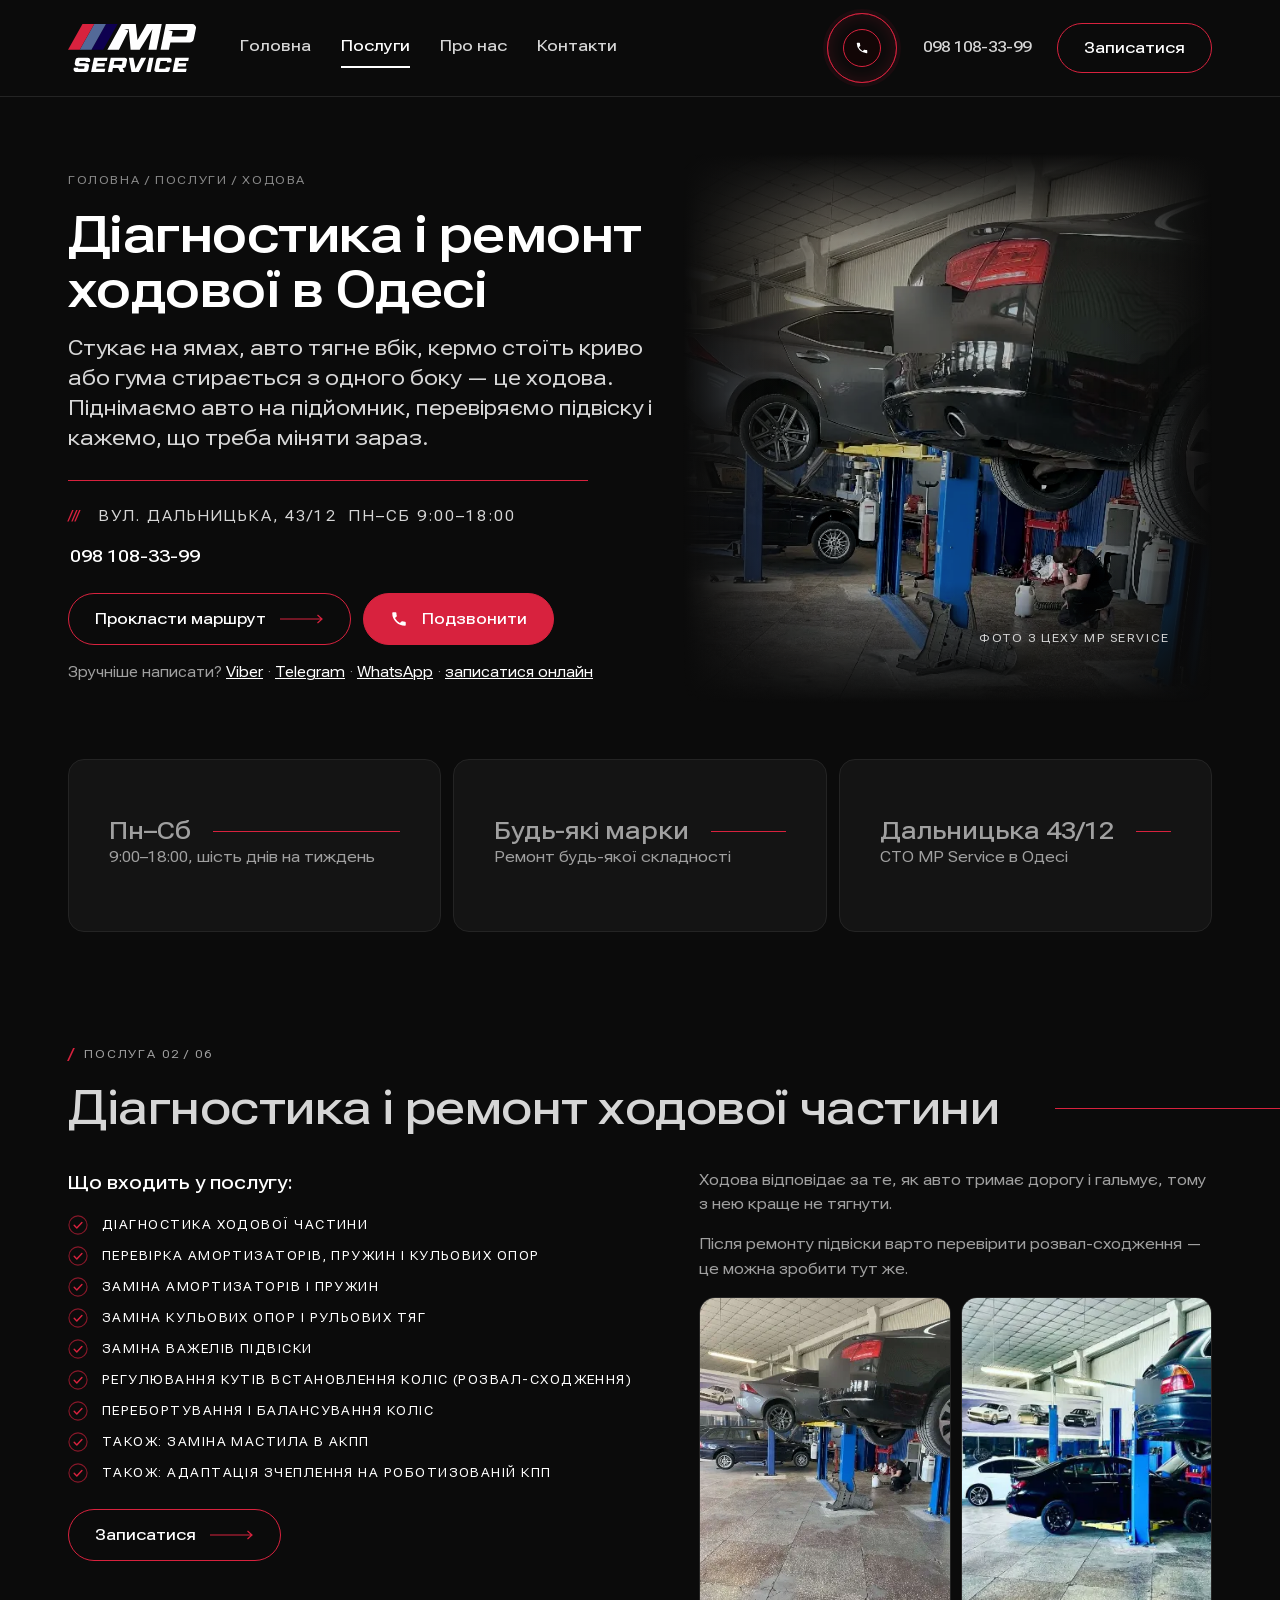
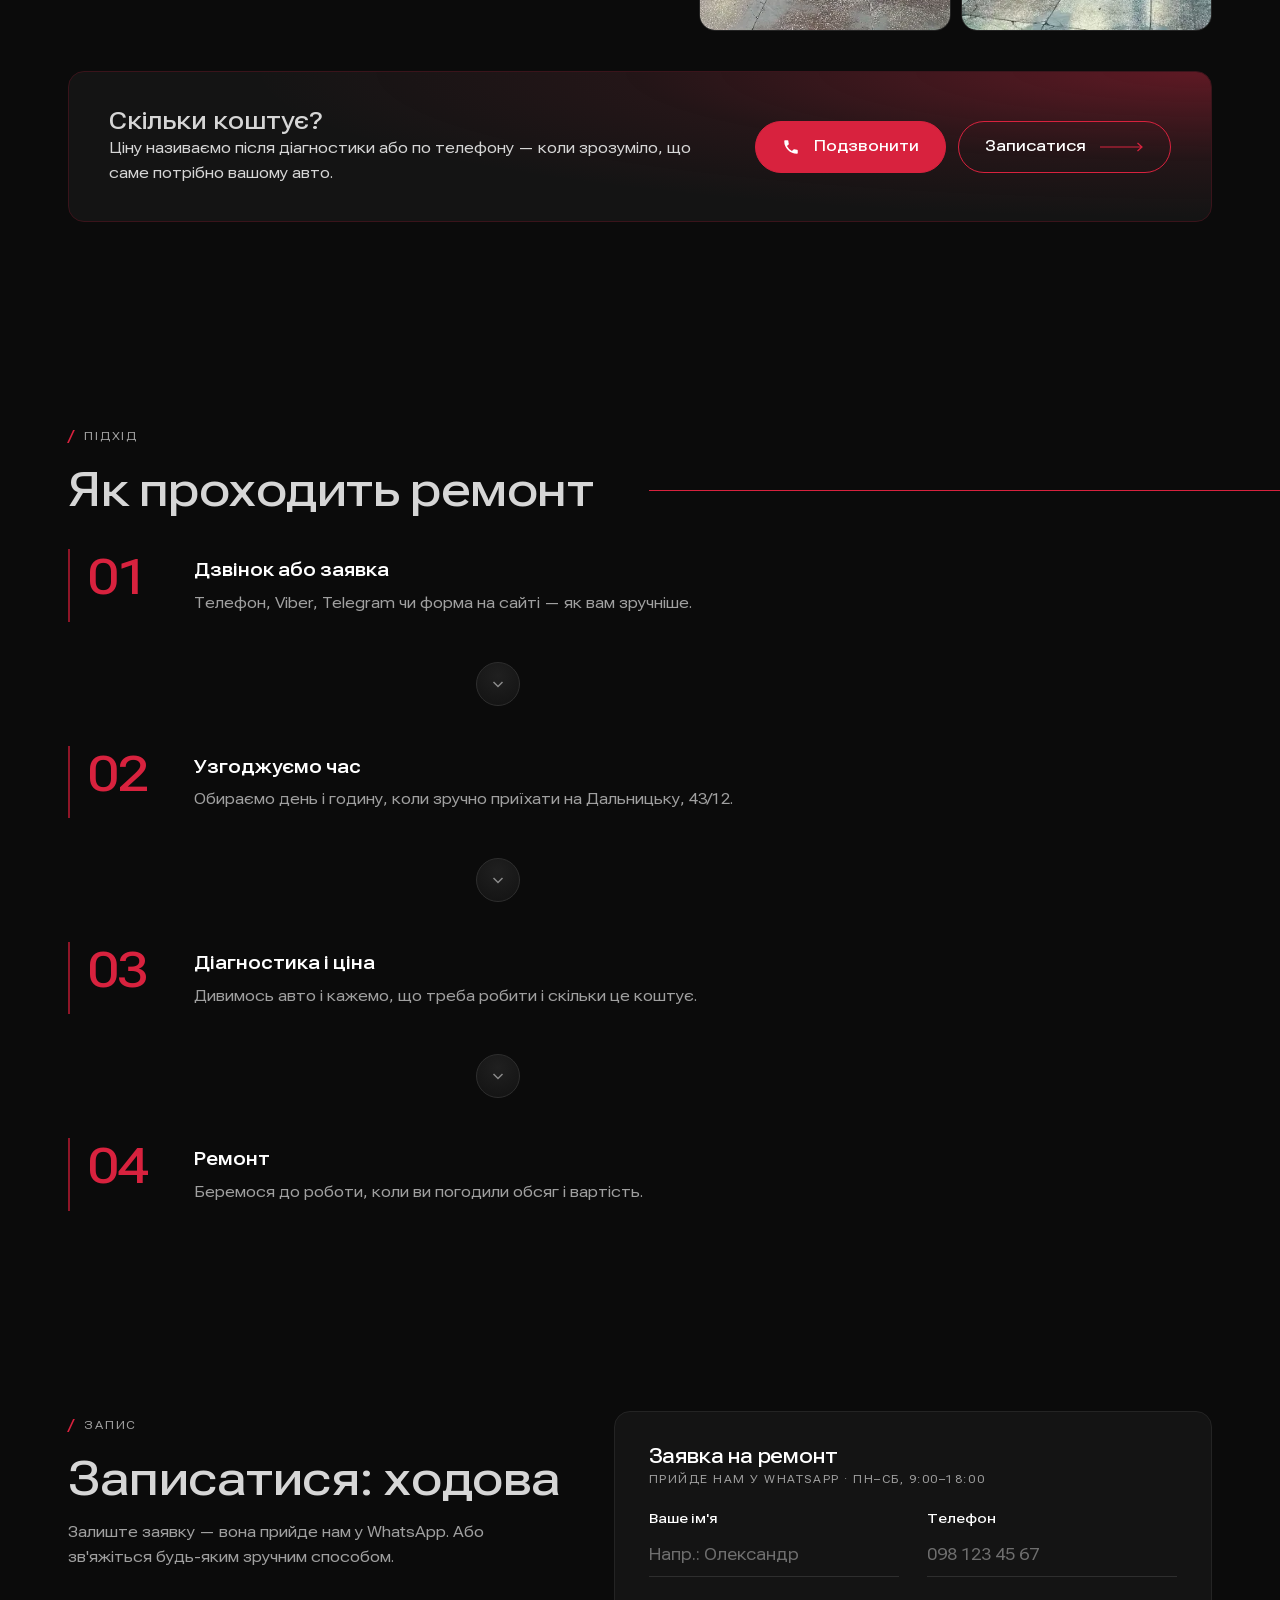
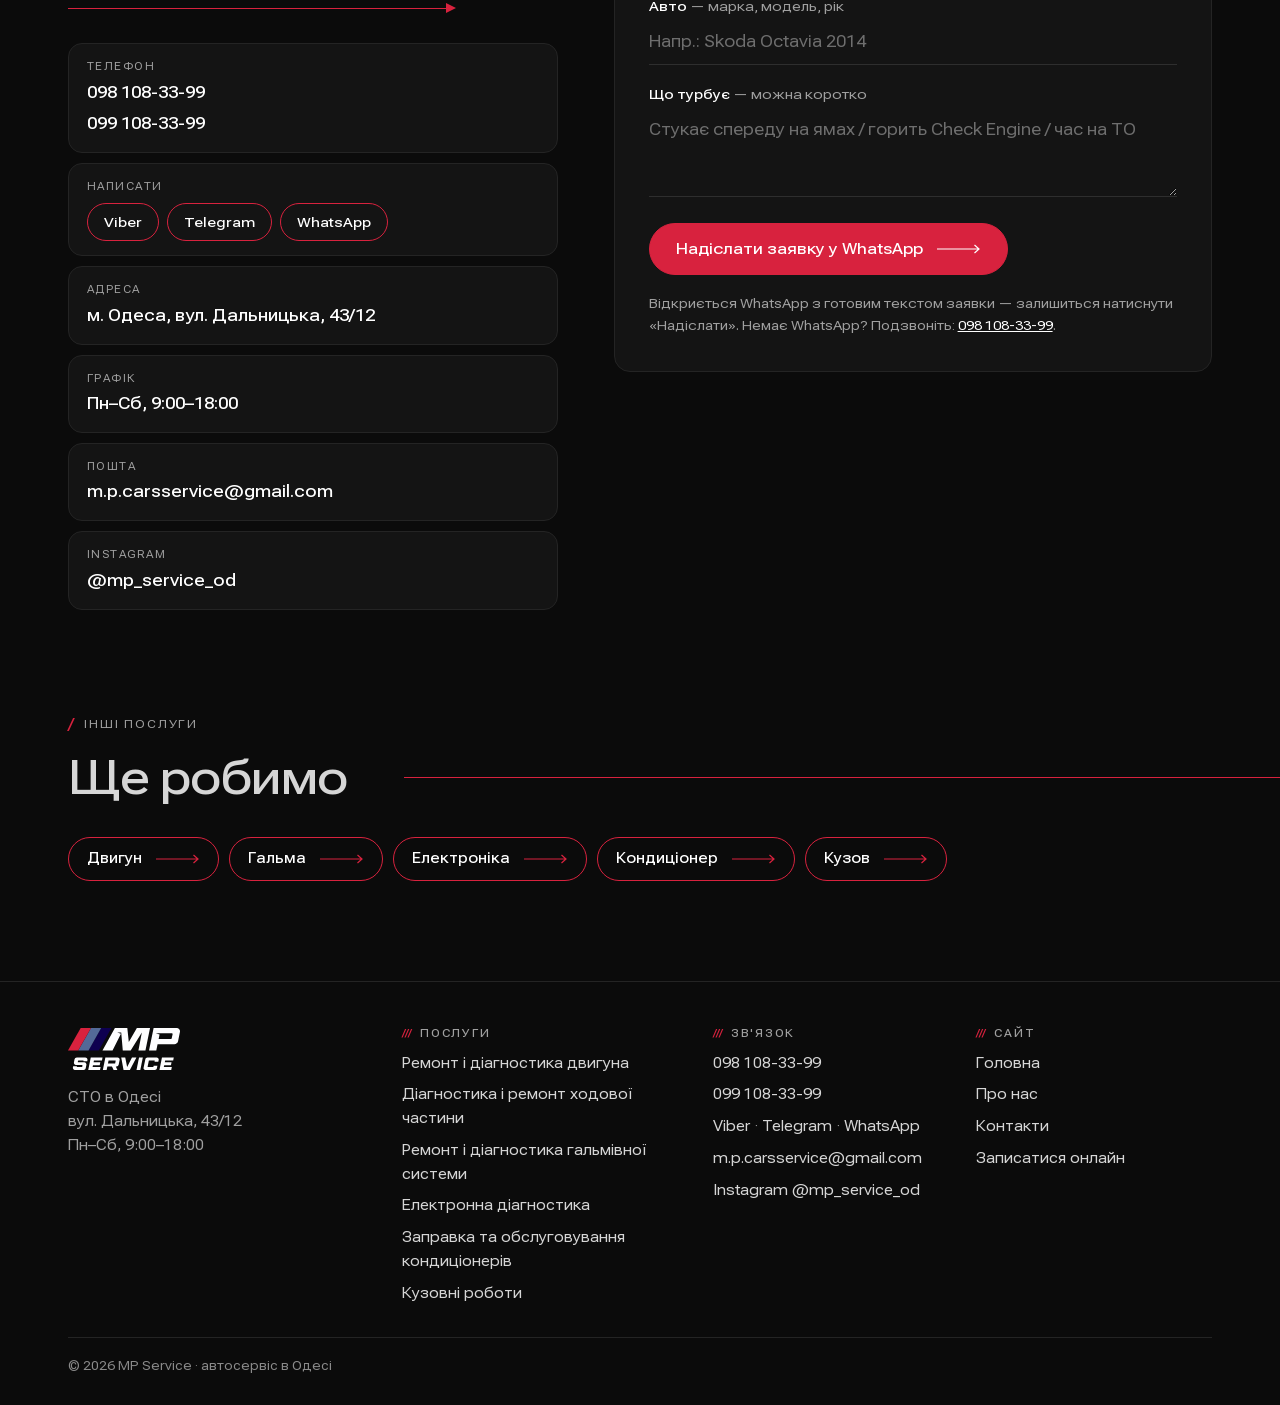
<file: mp-service/posluhy/diahnostyka-khodovoi/index.html>
<!doctype html>
<html lang="uk">
<head>
<meta charset="utf-8">
<meta name="viewport" content="width=device-width, initial-scale=1">
<title>Діагностика і ремонт ходової в Одесі, розвал-сходження | MP Service</title>
<meta name="description" content="Ремонт підвіски в Одесі: амортизатори, пружини, кульові опори, рульові тяги, важелі, розвал-сходження, балансування. Вул. Дальницька, 43/12. ☎ 098 108-33-99.">
<meta name="robots" content="noindex, nofollow">
<meta name="theme-color" content="#0b0b0b">
<meta property="og:type" content="website">
<meta property="og:locale" content="uk_UA">
<meta property="og:site_name" content="MP Service">
<meta property="og:title" content="Діагностика і ремонт ходової в Одесі, розвал-сходження | MP Service">
<meta property="og:description" content="Ремонт підвіски в Одесі: амортизатори, пружини, кульові опори, рульові тяги, важелі, розвал-сходження, балансування. Вул. Дальницька, 43/12. ☎ 098 108-33-99.">
<link rel="icon" href="../../img/favicon.svg" type="image/svg+xml">
<link rel="preload" href="../../fonts/roboto-flex-wide-cyrillic.woff2" as="font" type="font/woff2" crossorigin>
<link rel="preload" href="../../fonts/roboto-flex-wide-latin.woff2" as="font" type="font/woff2" crossorigin>
<link rel="preload" as="image" href="../../img/suspension.webp" fetchpriority="high">
<link rel="stylesheet" href="../../assets/style.css">
<script type="application/ld+json">
{
 "@context": "https://schema.org",
 "@graph": [
  {
   "@type": "AutoRepair",
   "@id": "https://mp-service.od.ua/#business",
   "name": "MP Service",
   "url": "https://mp-service.od.ua/",
   "logo": "https://mp-service.od.ua/img/logo.svg",
   "image": "https://mp-service.od.ua/img/logo.svg",
   "telephone": "+380981083399",
   "email": "m.p.carsservice@gmail.com",
   "contactPoint": [
    {
     "@type": "ContactPoint",
     "telephone": "+380981083399",
     "contactType": "customer service",
     "availableLanguage": [
      "uk",
      "ru"
     ]
    },
    {
     "@type": "ContactPoint",
     "telephone": "+380991083399",
     "contactType": "customer service",
     "availableLanguage": [
      "uk",
      "ru"
     ]
    }
   ],
   "address": {
    "@type": "PostalAddress",
    "streetAddress": "вул. Дальницька, 43/12",
    "addressLocality": "Одеса",
    "addressRegion": "Одеська область",
    "addressCountry": "UA"
   },
   "areaServed": {
    "@type": "City",
    "name": "Одеса"
   },
   "openingHoursSpecification": [
    {
     "@type": "OpeningHoursSpecification",
     "dayOfWeek": [
      "Monday",
      "Tuesday",
      "Wednesday",
      "Thursday",
      "Friday",
      "Saturday"
     ],
     "opens": "09:00",
     "closes": "18:00"
    }
   ],
   "sameAs": [
    "https://www.instagram.com/mp_service_od/",
    "https://t.me/m_pservice"
   ]
  },
  {
   "@type": "Service",
   "name": "Діагностика і ремонт ходової частини",
   "url": "https://mp-service.od.ua/posluhy/diahnostyka-khodovoi",
   "serviceType": "Діагностика і ремонт ходової частини",
   "provider": {
    "@id": "https://mp-service.od.ua/#business"
   },
   "areaServed": {
    "@type": "City",
    "name": "Одеса"
   }
  },
  {
   "@type": "BreadcrumbList",
   "itemListElement": [
    {
     "@type": "ListItem",
     "position": 1,
     "name": "Головна",
     "item": "https://mp-service.od.ua/"
    },
    {
     "@type": "ListItem",
     "position": 2,
     "name": "Діагностика і ремонт ходової частини",
     "item": "https://mp-service.od.ua/posluhy/diahnostyka-khodovoi"
    }
   ]
  }
 ]
}
</script>
</head>
<body>
<a class="skip" href="#main">До змісту</a>
<header class="site-header">
 <div class="wrap">
  <a class="logo" href="../../" aria-label="MP Service — на головну"><img src="../../img/logo-light.svg" alt="MP Service" width="128" height="49"></a>
  <nav class="nav" aria-label="Головне меню"><a href="../../">Головна</a><a href="../../#posluhy" aria-current="page">Послуги</a><a href="../../pro-nas/">Про нас</a><a href="../../kontakty/">Контакти</a></nav>
  <div class="header-actions">
   <a class="ring" href="tel:+380981083399" aria-label="Подзвонити 098 108-33-99"><svg viewBox="0 0 24 24" aria-hidden="true" fill="currentColor"><path d="M6.6 10.8a15.1 15.1 0 0 0 6.6 6.6l2.2-2.2c.3-.3.7-.4 1-.2 1.1.4 2.3.6 3.6.6.6 0 1 .4 1 1V20c0 .6-.4 1-1 1A17 17 0 0 1 3 4c0-.6.4-1 1-1h3.5c.6 0 1 .4 1 1 0 1.3.2 2.5.6 3.6.1.3 0 .7-.2 1z"/></svg></a>
   <a class="header-phone" href="tel:+380981083399">098 108-33-99</a>
   <a class="pill header-book" href="#zapys">Записатися</a>
   <button class="menu-btn" type="button" aria-expanded="false" aria-controls="mobile-nav" aria-label="Меню"><span></span></button>
  </div>
 </div>
 <nav class="mobile-nav" id="mobile-nav" aria-label="Меню"><a href="../../">Головна</a><a href="../../#posluhy" aria-current="page">Послуги</a><a href="../../pro-nas/">Про нас</a><a href="../../kontakty/">Контакти</a><a href="#zapys">Записатися онлайн</a></nav>
</header>
<main id="main">
<section class="hero hero--inner">
 <div class="wrap">
  <div class="hero__text">
   <p class="crumbs"><a href="../../">Головна</a> / <a href="../../#posluhy">Послуги</a> / Ходова</p><h1>Діагностика і ремонт ходової в Одесі</h1>
   <p class="hero__sub">Стукає на ямах, авто тягне вбік, кермо стоїть криво або гума стирається з одного боку — це ходова. Піднімаємо авто на підйомник, перевіряємо підвіску і кажемо, що треба міняти зараз.</p>
   <hr class="redline">
   <p class="addr caps"><i>///</i><span><span>вул. Дальницька, 43/12</span><span>Пн–Сб 9:00–18:00</span></span></p>
   <a class="hero__phone" href="tel:+380981083399">098 108-33-99</a>
   <div class="hero__actions">
    <a class="pill" href="https://www.google.com/maps/search/?api=1&amp;query=%D0%B2%D1%83%D0%BB.+%D0%94%D0%B0%D0%BB%D1%8C%D0%BD%D0%B8%D1%86%D1%8C%D0%BA%D0%B0%2C+43%2F12%2C+%D0%9E%D0%B4%D0%B5%D1%81%D0%B0" target="_blank" rel="noopener">Прокласти маршрут <svg class="arrow" viewBox="0 0 44 10" fill="none" stroke="currentColor" stroke-width="1.2" aria-hidden="true"><path d="M0 5h42M37.5 1l4.5 4-4.5 4"/></svg></a>
    <a class="pill pill--solid" href="tel:+380981083399"><svg class="ico" viewBox="0 0 24 24" aria-hidden="true" fill="currentColor"><path d="M6.6 10.8a15.1 15.1 0 0 0 6.6 6.6l2.2-2.2c.3-.3.7-.4 1-.2 1.1.4 2.3.6 3.6.6.6 0 1 .4 1 1V20c0 .6-.4 1-1 1A17 17 0 0 1 3 4c0-.6.4-1 1-1h3.5c.6 0 1 .4 1 1 0 1.3.2 2.5.6 3.6.1.3 0 .7-.2 1z"/></svg> Подзвонити</a>
   </div>
   <p class="hero__alt">Зручніше написати? <a href="viber://chat?number=%2B380981083399">Viber</a> · <a href="https://t.me/m_pservice">Telegram</a> · <a href="https://api.whatsapp.com/send?phone=380981083399">WhatsApp</a> · <a href="#zapys">записатися онлайн</a></p>
  </div>
  <figure class="hero__media"><img src="../../img/suspension.webp" alt="Авто на підйомнику в цеху MP Service під час ремонту ходової" width="754" height="644" fetchpriority="high"><figcaption>Фото з цеху MP Service</figcaption></figure>
 </div>
</section>
<section class="stats" aria-label="Коротко"><div class="wrap"><div class="stat" data-reveal><p class="stat__t">Пн–Сб</p><p>9:00–18:00, шість днів на тиждень</p></div><div class="stat" data-reveal><p class="stat__t">Будь-які марки</p><p>Ремонт будь-якої складності</p></div><div class="stat" data-reveal><p class="stat__t">Дальницька 43/12</p><p>СТО MP Service в Одесі</p></div></div></section>
<section class="section">
 <div class="wrap">
  <div class="sec-head" data-reveal><div class="sec-kicker"><i>/</i>Послуга 02 / 06</div><div class="sec-title"><h2>Діагностика і ремонт ходової частини</h2></div></div>
  <div class="two">
   <div data-reveal>
    <p class="incl-title">Що входить у послугу:</p>
    <ul class="incl"><li><svg class="check" viewBox="0 0 22 22" fill="none" stroke="currentColor" aria-hidden="true"><circle cx="11" cy="11" r="10" stroke-opacity=".6" stroke-width="1.2"/><path d="M6.8 11.3l2.9 2.9 5.6-6" stroke-width="1.6" stroke-linecap="round" stroke-linejoin="round"/></svg><span>Діагностика ходової частини</span></li><li><svg class="check" viewBox="0 0 22 22" fill="none" stroke="currentColor" aria-hidden="true"><circle cx="11" cy="11" r="10" stroke-opacity=".6" stroke-width="1.2"/><path d="M6.8 11.3l2.9 2.9 5.6-6" stroke-width="1.6" stroke-linecap="round" stroke-linejoin="round"/></svg><span>Перевірка амортизаторів, пружин і кульових опор</span></li><li><svg class="check" viewBox="0 0 22 22" fill="none" stroke="currentColor" aria-hidden="true"><circle cx="11" cy="11" r="10" stroke-opacity=".6" stroke-width="1.2"/><path d="M6.8 11.3l2.9 2.9 5.6-6" stroke-width="1.6" stroke-linecap="round" stroke-linejoin="round"/></svg><span>Заміна амортизаторів і пружин</span></li><li><svg class="check" viewBox="0 0 22 22" fill="none" stroke="currentColor" aria-hidden="true"><circle cx="11" cy="11" r="10" stroke-opacity=".6" stroke-width="1.2"/><path d="M6.8 11.3l2.9 2.9 5.6-6" stroke-width="1.6" stroke-linecap="round" stroke-linejoin="round"/></svg><span>Заміна кульових опор і рульових тяг</span></li><li><svg class="check" viewBox="0 0 22 22" fill="none" stroke="currentColor" aria-hidden="true"><circle cx="11" cy="11" r="10" stroke-opacity=".6" stroke-width="1.2"/><path d="M6.8 11.3l2.9 2.9 5.6-6" stroke-width="1.6" stroke-linecap="round" stroke-linejoin="round"/></svg><span>Заміна важелів підвіски</span></li><li><svg class="check" viewBox="0 0 22 22" fill="none" stroke="currentColor" aria-hidden="true"><circle cx="11" cy="11" r="10" stroke-opacity=".6" stroke-width="1.2"/><path d="M6.8 11.3l2.9 2.9 5.6-6" stroke-width="1.6" stroke-linecap="round" stroke-linejoin="round"/></svg><span>Регулювання кутів встановлення коліс (розвал-сходження)</span></li><li><svg class="check" viewBox="0 0 22 22" fill="none" stroke="currentColor" aria-hidden="true"><circle cx="11" cy="11" r="10" stroke-opacity=".6" stroke-width="1.2"/><path d="M6.8 11.3l2.9 2.9 5.6-6" stroke-width="1.6" stroke-linecap="round" stroke-linejoin="round"/></svg><span>Перебортування і балансування коліс</span></li><li><svg class="check" viewBox="0 0 22 22" fill="none" stroke="currentColor" aria-hidden="true"><circle cx="11" cy="11" r="10" stroke-opacity=".6" stroke-width="1.2"/><path d="M6.8 11.3l2.9 2.9 5.6-6" stroke-width="1.6" stroke-linecap="round" stroke-linejoin="round"/></svg><span>Також: заміна мастила в АКПП</span></li><li><svg class="check" viewBox="0 0 22 22" fill="none" stroke="currentColor" aria-hidden="true"><circle cx="11" cy="11" r="10" stroke-opacity=".6" stroke-width="1.2"/><path d="M6.8 11.3l2.9 2.9 5.6-6" stroke-width="1.6" stroke-linecap="round" stroke-linejoin="round"/></svg><span>Також: адаптація зчеплення на роботизованій КПП</span></li></ul>
    <a class="pill" href="#zapys">Записатися <svg class="arrow" viewBox="0 0 44 10" fill="none" stroke="currentColor" stroke-width="1.2" aria-hidden="true"><path d="M0 5h42M37.5 1l4.5 4-4.5 4"/></svg></a>
   </div>
   <div>
    <div class="prose" data-reveal><p>Ходова відповідає за те, як авто тримає дорогу і гальмує, тому з нею краще не тягнути.</p><p>Після ремонту підвіски варто перевірити розвал-сходження — це можна зробити тут же.</p></div>
    <div class="photo-pair" data-reveal>
     <figure><img src="../../img/shop-lift.webp" alt="Підйомники в цеху MP Service" width="350" height="467" loading="lazy" decoding="async"></figure>
     <figure><img src="../../img/shop-lifts-sm.webp" alt="Цех MP Service з підйомниками" width="400" height="400" loading="lazy" decoding="async"></figure>
    </div>
   </div>
  </div>
  <div style="margin-top:40px"><div class="cta-card" data-reveal>
 <div><p class="cta-card__t">Скільки коштує?</p>
  <p>Ціну називаємо після діагностики або по телефону — коли зрозуміло, що саме потрібно вашому авто.</p></div>
 <div class="cta-card__actions">
  <a class="pill pill--solid" href="tel:+380981083399"><svg class="ico" viewBox="0 0 24 24" aria-hidden="true" fill="currentColor"><path d="M6.6 10.8a15.1 15.1 0 0 0 6.6 6.6l2.2-2.2c.3-.3.7-.4 1-.2 1.1.4 2.3.6 3.6.6.6 0 1 .4 1 1V20c0 .6-.4 1-1 1A17 17 0 0 1 3 4c0-.6.4-1 1-1h3.5c.6 0 1 .4 1 1 0 1.3.2 2.5.6 3.6.1.3 0 .7-.2 1z"/></svg> Подзвонити</a>
  <a class="pill" href="#zapys">Записатися <svg class="arrow" viewBox="0 0 44 10" fill="none" stroke="currentColor" stroke-width="1.2" aria-hidden="true"><path d="M0 5h42M37.5 1l4.5 4-4.5 4"/></svg></a>
 </div>
</div></div>
 </div>
</section>
<section class="section">
 <div class="wrap">
  <div class="sec-head" data-reveal><div class="sec-kicker"><i>/</i>Підхід</div><div class="sec-title"><h2>Як проходить ремонт</h2></div></div>
  <ol class="steps"><li class="step" data-reveal><div><b>Дзвінок або заявка</b><p>Телефон, Viber, Telegram чи форма на сайті — як вам зручніше.</p></div></li><li class="chev" aria-hidden="true"><span><svg viewBox="0 0 16 16" fill="none" stroke="currentColor" stroke-width="1.5"><path d="M3.5 6l4.5 4.5L12.5 6"/></svg></span></li><li class="step" data-reveal><div><b>Узгоджуємо час</b><p>Обираємо день і годину, коли зручно приїхати на Дальницьку, 43/12.</p></div></li><li class="chev" aria-hidden="true"><span><svg viewBox="0 0 16 16" fill="none" stroke="currentColor" stroke-width="1.5"><path d="M3.5 6l4.5 4.5L12.5 6"/></svg></span></li><li class="step" data-reveal><div><b>Діагностика і ціна</b><p>Дивимось авто і кажемо, що треба робити і скільки це коштує.</p></div></li><li class="chev" aria-hidden="true"><span><svg viewBox="0 0 16 16" fill="none" stroke="currentColor" stroke-width="1.5"><path d="M3.5 6l4.5 4.5L12.5 6"/></svg></span></li><li class="step" data-reveal><div><b>Ремонт</b><p>Беремося до роботи, коли ви погодили обсяг і вартість.</p></div></li></ol>
 </div>
</section>
<section class="section" id="zapys">
 <div class="wrap">
  <div class="book">
   <div class="book__intro">
    <div class="sec-head" data-reveal><div class="sec-kicker"><i>/</i>Запис</div><div class="sec-title"><h2>Записатися: ходова</h2></div><p>Залиште заявку — вона прийде нам у WhatsApp. Або зв'яжіться будь-яким зручним способом.</p></div>
    <div class="book__line" aria-hidden="true"><svg viewBox="0 0 10 10" fill="currentColor"><path d="M0 0l10 5-10 5z"/></svg></div>
    <ul class="contact-list" data-reveal>
 <li><span class="caps">Телефон</span><a href="tel:+380981083399">098 108-33-99</a><a href="tel:+380991083399">099 108-33-99</a></li>
 <li><span class="caps">Написати</span><span class="chips"><a href="viber://chat?number=%2B380981083399">Viber</a><a href="https://t.me/m_pservice">Telegram</a><a href="https://api.whatsapp.com/send?phone=380981083399">WhatsApp</a></span></li>
 <li><span class="caps">Адреса</span><strong>м. Одеса, вул. Дальницька, 43/12</strong></li>
 <li><span class="caps">Графік</span><strong>Пн–Сб, 9:00–18:00</strong></li>
 <li><span class="caps">Пошта</span><a href="mailto:m.p.carsservice@gmail.com">m.p.carsservice@gmail.com</a></li>
 <li><span class="caps">Instagram</span><a href="https://www.instagram.com/mp_service_od/">@mp_service_od</a></li>
</ul>
   </div>
   <div><div class="form-card" data-reveal>
 <h3>Заявка на ремонт</h3>
 <p class="caps">Прийде нам у WhatsApp · Пн–Сб, 9:00–18:00</p>
 <form class="booking" novalidate>
  <input type="hidden" name="service" value="Діагностика і ремонт ходової частини">
  <div class="field">
   <label for="f-name">Ваше ім'я</label>
   <input id="f-name" name="name" type="text" autocomplete="name" required minlength="2" placeholder="Напр.: Олександр">
   <div class="err" role="alert">Вкажіть, як до вас звертатись.</div>
  </div>
  <div class="field">
   <label for="f-phone">Телефон</label>
   <input id="f-phone" name="phone" type="tel" inputmode="tel" autocomplete="tel" required placeholder="098 123 45 67">
   <div class="err" role="alert">Перевірте номер: 10 цифр, напр. 098 123 45 67.</div>
  </div>
  <div class="field field--wide">
   <label for="f-car">Авто <i>— марка, модель, рік</i></label>
   <input id="f-car" name="car" type="text" placeholder="Напр.: Skoda Octavia 2014">
  </div>
  <div class="field field--wide">
   <label for="f-issue">Що турбує <i>— можна коротко</i></label>
   <textarea id="f-issue" name="issue" rows="3" placeholder="Стукає спереду на ямах / горить Check Engine / час на ТО"></textarea>
  </div>
  <button class="pill pill--solid pill--block" type="submit">Надіслати заявку у WhatsApp <svg class="arrow" viewBox="0 0 44 10" fill="none" stroke="currentColor" stroke-width="1.2" aria-hidden="true"><path d="M0 5h42M37.5 1l4.5 4-4.5 4"/></svg></button>
  <p class="form-note">Відкриється WhatsApp з готовим текстом заявки — залишиться натиснути «Надіслати». Немає WhatsApp? Подзвоніть: <a href="tel:+380981083399">098 108-33-99</a>.</p>
  <p class="form-ok" role="status">WhatsApp відкрито в новій вкладці. Не відкрився — подзвоніть <a href="tel:+380981083399">098 108-33-99</a>, ми на зв'язку Пн–Сб, 9:00–18:00.</p>
 </form>
</div></div>
  </div>
 </div>
</section>
<section class="section" style="padding-top:0">
 <div class="wrap">
  <div class="sec-head" data-reveal><div class="sec-kicker"><i>/</i>Інші послуги</div><div class="sec-title"><h2>Ще робимо</h2></div></div>
  <ul class="other-svc" data-reveal><li><a class="pill" href="../remont-dvyhuna/">Двигун <svg class="arrow" viewBox="0 0 44 10" fill="none" stroke="currentColor" stroke-width="1.2" aria-hidden="true"><path d="M0 5h42M37.5 1l4.5 4-4.5 4"/></svg></a></li><li><a class="pill" href="../remont-halmivnoi-systemy/">Гальма <svg class="arrow" viewBox="0 0 44 10" fill="none" stroke="currentColor" stroke-width="1.2" aria-hidden="true"><path d="M0 5h42M37.5 1l4.5 4-4.5 4"/></svg></a></li><li><a class="pill" href="../elektronna-diahnostyka/">Електроніка <svg class="arrow" viewBox="0 0 44 10" fill="none" stroke="currentColor" stroke-width="1.2" aria-hidden="true"><path d="M0 5h42M37.5 1l4.5 4-4.5 4"/></svg></a></li><li><a class="pill" href="../zapravka-kondytsionera/">Кондиціонер <svg class="arrow" viewBox="0 0 44 10" fill="none" stroke="currentColor" stroke-width="1.2" aria-hidden="true"><path d="M0 5h42M37.5 1l4.5 4-4.5 4"/></svg></a></li><li><a class="pill" href="../kuzovnyi-remont/">Кузов <svg class="arrow" viewBox="0 0 44 10" fill="none" stroke="currentColor" stroke-width="1.2" aria-hidden="true"><path d="M0 5h42M37.5 1l4.5 4-4.5 4"/></svg></a></li></ul>
 </div>
</section>
</main>
<footer class="site-footer">
 <div class="wrap">
  <div class="foot-grid">
   <div><a class="logo" href="../../"><img src="../../img/logo-light.svg" alt="MP Service" width="112" height="43" loading="lazy"></a>
    <p style="margin-top:16px">СТО в Одесі<br>вул. Дальницька, 43/12<br>Пн–Сб, 9:00–18:00</p></div>
   <div><h2 class="foot-h">Послуги</h2><ul><li><a href="../../posluhy/remont-dvyhuna/">Ремонт і діагностика двигуна</a></li><li><a href="../../posluhy/diahnostyka-khodovoi/">Діагностика і ремонт ходової частини</a></li><li><a href="../../posluhy/remont-halmivnoi-systemy/">Ремонт і діагностика гальмівної системи</a></li><li><a href="../../posluhy/elektronna-diahnostyka/">Електронна діагностика</a></li><li><a href="../../posluhy/zapravka-kondytsionera/">Заправка та обслуговування кондиціонерів</a></li><li><a href="../../posluhy/kuzovnyi-remont/">Кузовні роботи</a></li></ul></div>
   <div><h2 class="foot-h">Зв'язок</h2><ul>
    <li><a href="tel:+380981083399">098 108-33-99</a></li><li><a href="tel:+380991083399">099 108-33-99</a></li>
    <li><a href="viber://chat?number=%2B380981083399">Viber</a> · <a href="https://t.me/m_pservice">Telegram</a> · <a href="https://api.whatsapp.com/send?phone=380981083399">WhatsApp</a></li>
    <li><a href="mailto:m.p.carsservice@gmail.com">m.p.carsservice@gmail.com</a></li><li><a href="https://www.instagram.com/mp_service_od/">Instagram @mp_service_od</a></li></ul></div>
   <div><h2 class="foot-h">Сайт</h2><ul><li><a href="../../">Головна</a></li><li><a href="../../pro-nas/">Про нас</a></li><li><a href="../../kontakty/">Контакти</a></li><li><a href="#zapys">Записатися онлайн</a></li></ul></div>
  </div>
  <div class="foot-bottom">© 2026 MP Service · автосервіс в Одесі</div>
 </div>
</footer>
<nav class="actionbar" aria-label="Швидкий зв'язок">
 <a class="ab-call" href="tel:+380981083399"><svg viewBox="0 0 24 24" aria-hidden="true" fill="currentColor"><path d="M6.6 10.8a15.1 15.1 0 0 0 6.6 6.6l2.2-2.2c.3-.3.7-.4 1-.2 1.1.4 2.3.6 3.6.6.6 0 1 .4 1 1V20c0 .6-.4 1-1 1A17 17 0 0 1 3 4c0-.6.4-1 1-1h3.5c.6 0 1 .4 1 1 0 1.3.2 2.5.6 3.6.1.3 0 .7-.2 1z"/></svg><span>Подзвонити</span></a>
 <a href="viber://chat?number=%2B380981083399"><svg viewBox="0 0 24 24" aria-hidden="true" fill="none" stroke="currentColor" stroke-width="1.8" stroke-linecap="round" stroke-linejoin="round"><path d="M12 2.8c5.3 0 8.6 2.4 8.6 8.1 0 5.6-3.3 8-8.6 8-.9 0-1.7-.1-2.5-.2L6.4 21v-3.1C4.4 16.6 3.4 14.3 3.4 10.9 3.4 5.2 6.7 2.8 12 2.8z"/><path d="M9.2 7.4c.4 0 .7.2.9.6l.5 1.2c.1.3 0 .7-.2.9l-.4.4c.5 1.1 1.4 2 2.5 2.5l.4-.4c.2-.2.6-.3.9-.2l1.2.5c.4.2.6.5.6.9 0 .9-.8 1.6-1.7 1.5-2.9-.4-5.2-2.7-5.6-5.6-.1-.9.6-1.7 1.5-1.7z" fill="currentColor" stroke="none"/></svg><span>Viber</span></a>
 <a href="https://t.me/m_pservice"><svg viewBox="0 0 24 24" aria-hidden="true" fill="currentColor"><path d="M21.4 3.6 2.9 10.8c-1.1.4-1 1.9.1 2.2l4.5 1.4 1.7 5.4c.2.8 1.2 1 1.8.4l2.5-2.4 4.6 3.4c.7.5 1.6.1 1.8-.7l3.1-15.1c.2-1-.8-1.8-1.6-1.4zM17.6 7.7l-7.9 7.1-.3 3.1-1.3-4.3 9.5-5.9z"/></svg><span>Telegram</span></a>
</nav>
<script src="../../assets/app.js" defer></script>
</body>
</html>
</file>
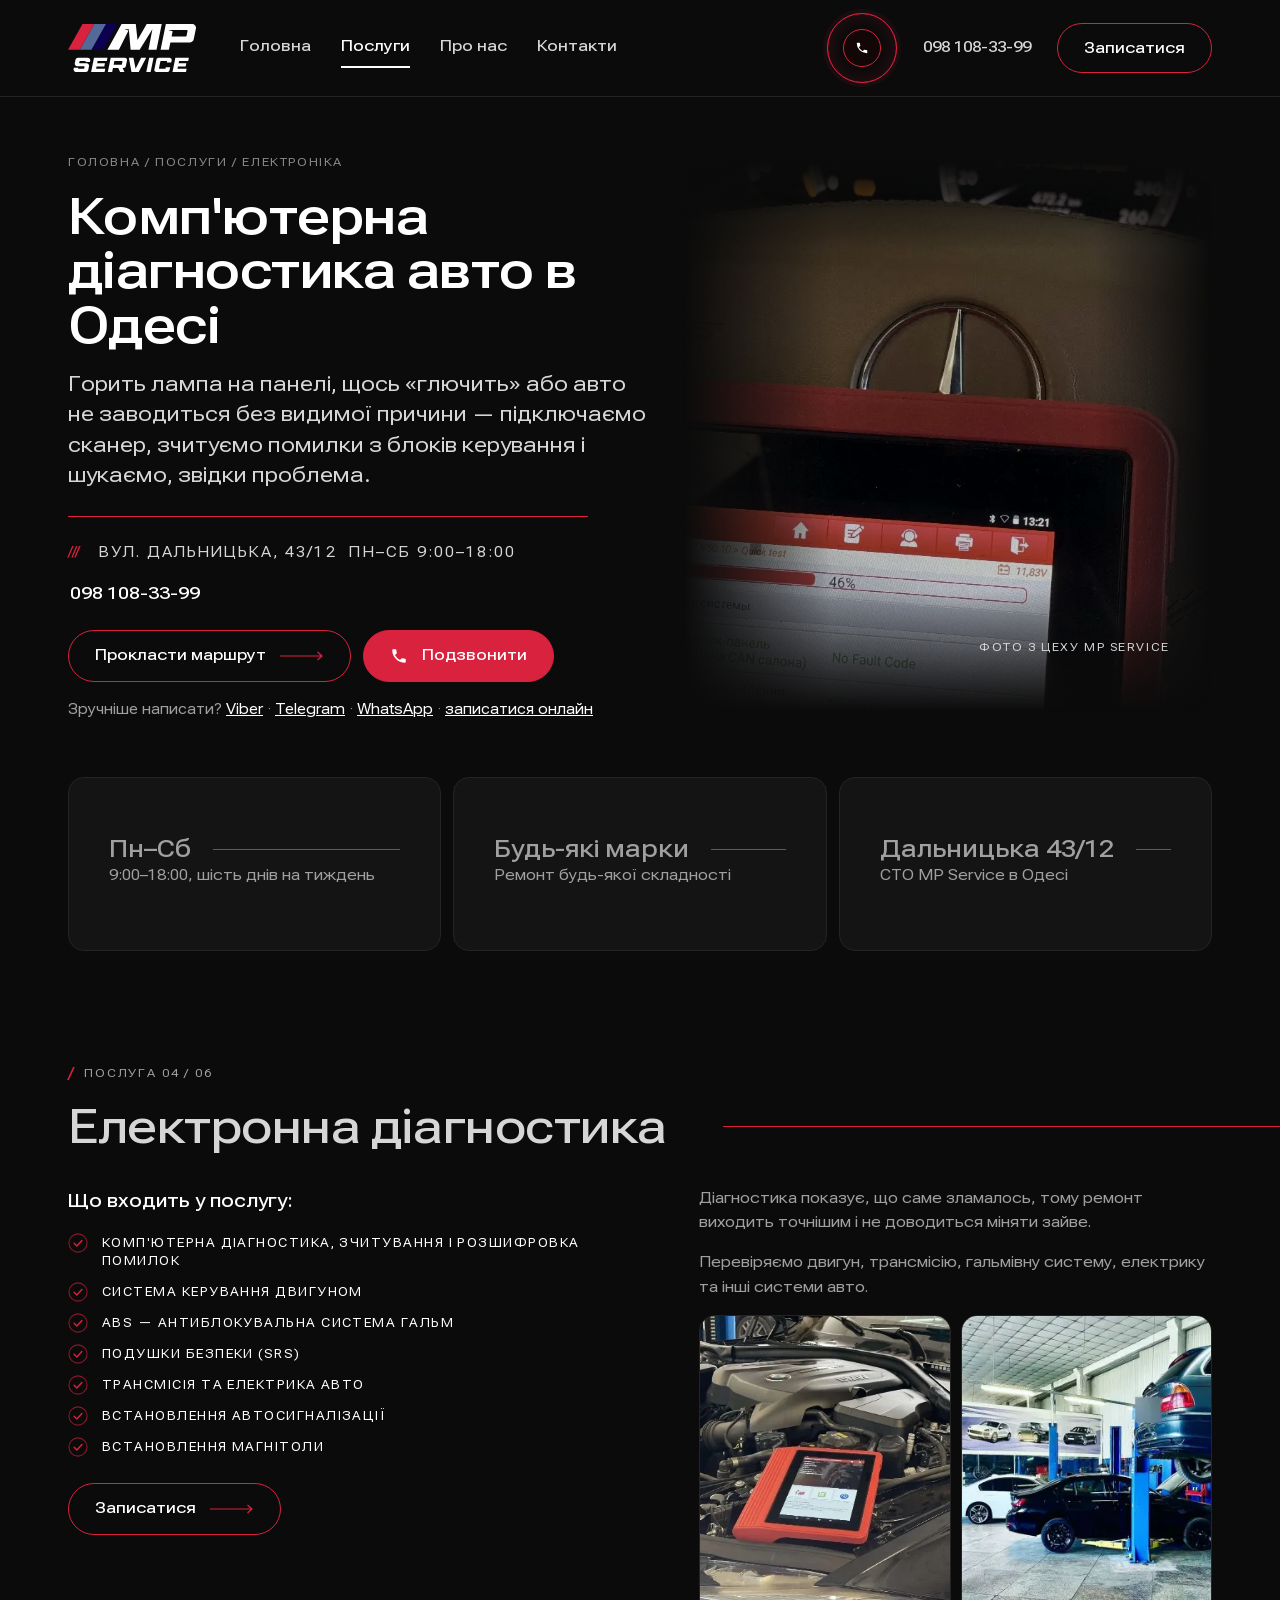
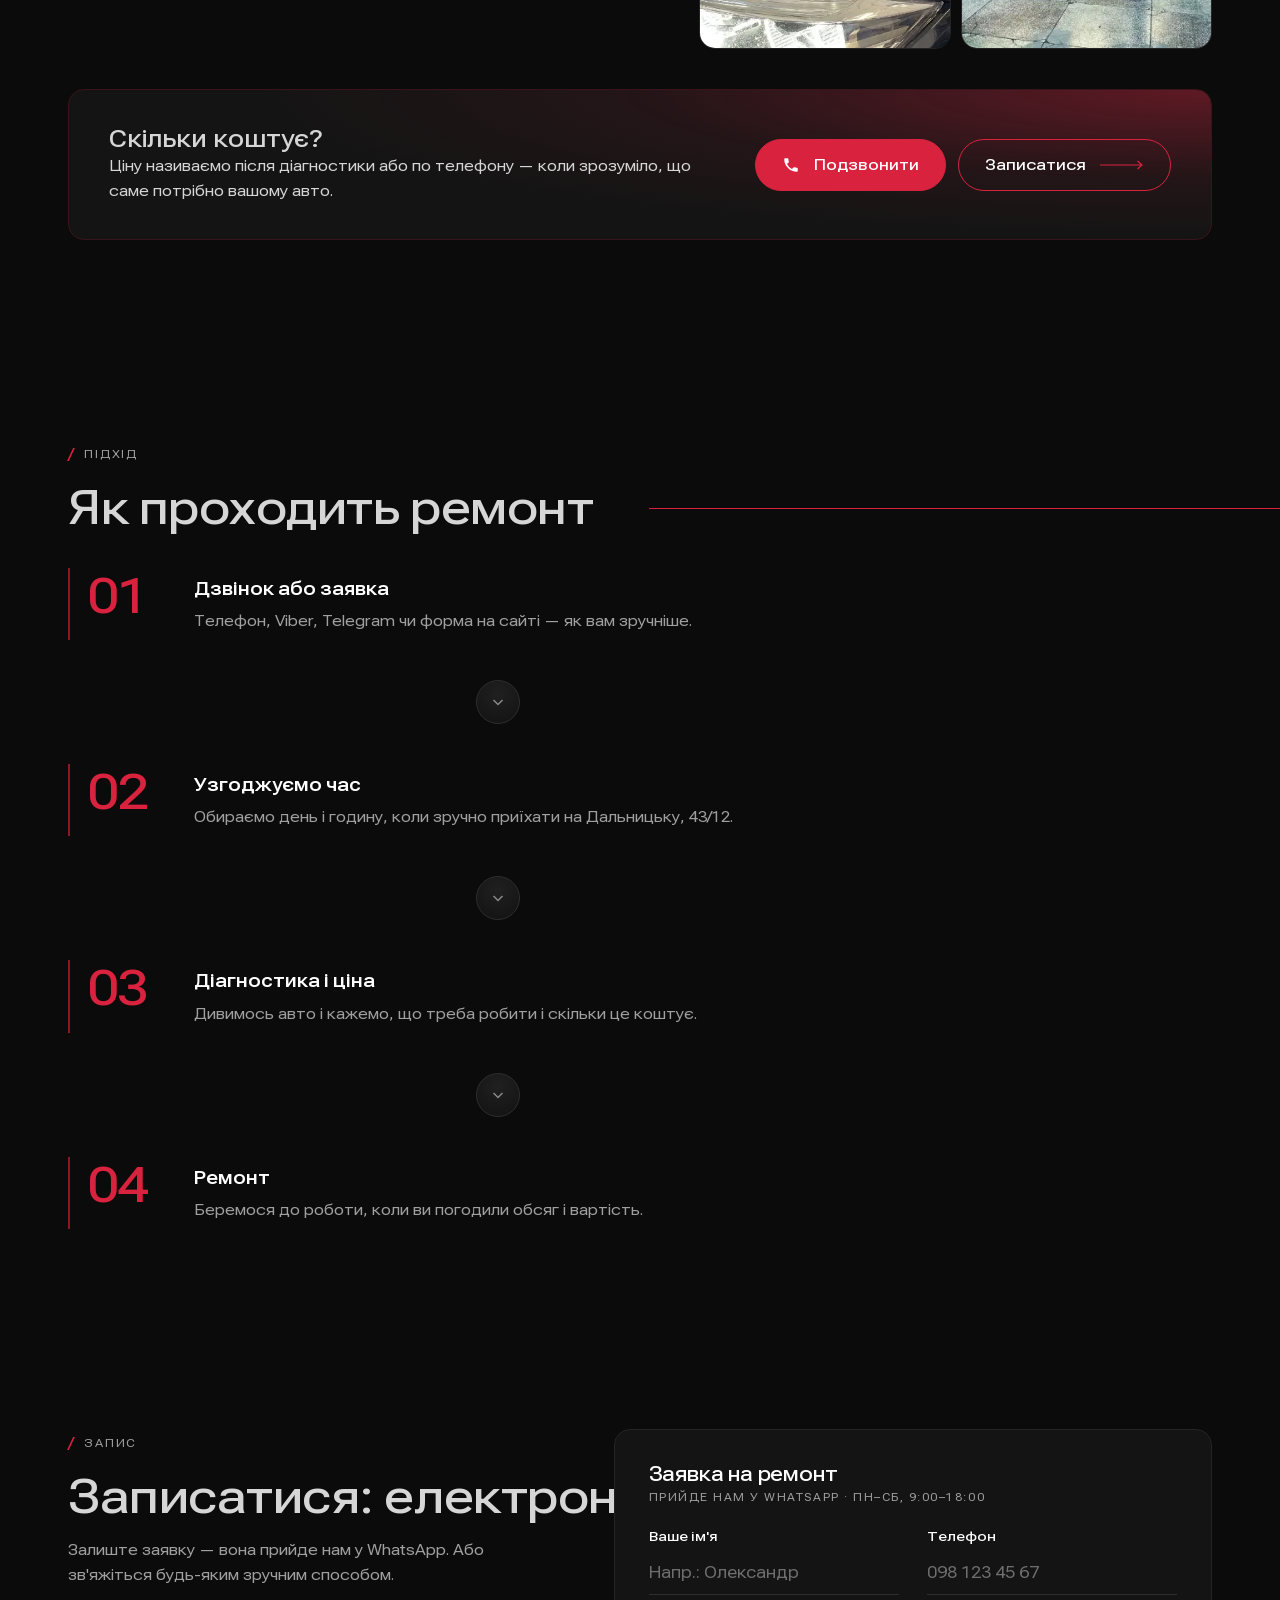
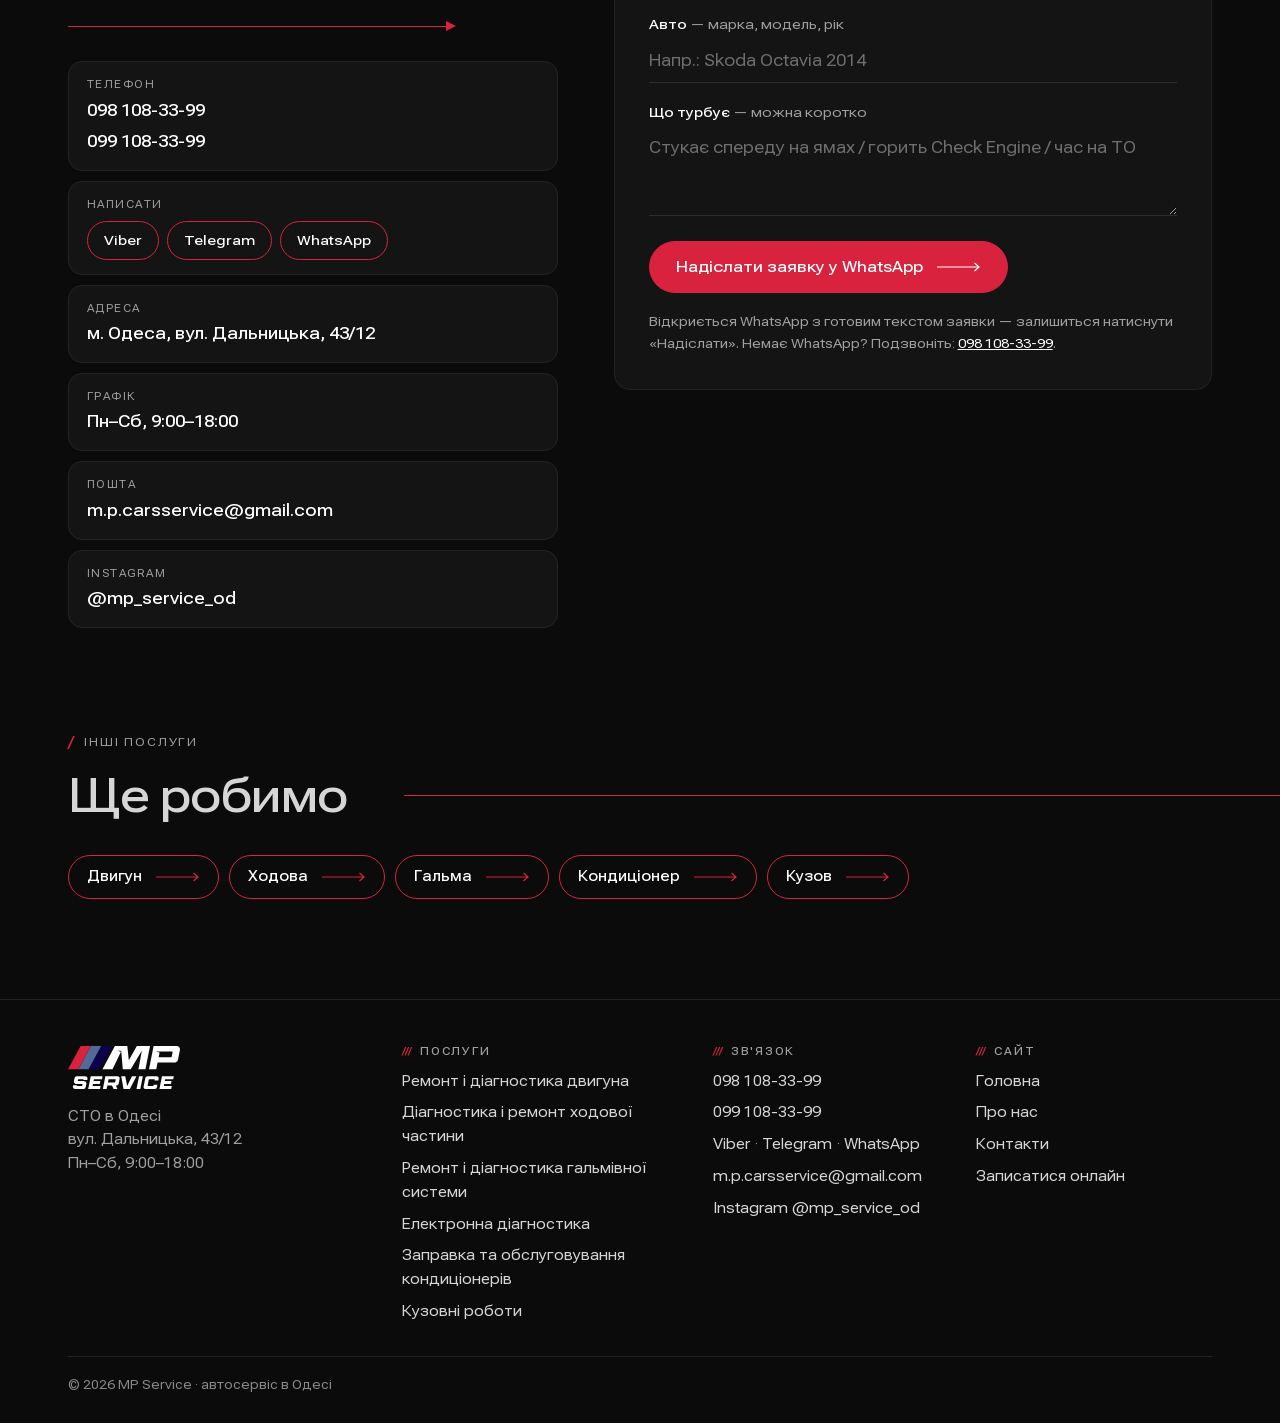
<file: mp-service/posluhy/elektronna-diahnostyka/index.html>
<!doctype html>
<html lang="uk">
<head>
<meta charset="utf-8">
<meta name="viewport" content="width=device-width, initial-scale=1">
<title>Комп&#x27;ютерна діагностика авто в Одесі | MP Service</title>
<meta name="description" content="Електронна діагностика авто в Одесі: коди помилок, двигун, ABS, подушки безпеки, електрика. Встановлення сигналізації та магнітоли. ☎ 098 108-33-99.">
<meta name="robots" content="noindex, nofollow">
<meta name="theme-color" content="#0b0b0b">
<meta property="og:type" content="website">
<meta property="og:locale" content="uk_UA">
<meta property="og:site_name" content="MP Service">
<meta property="og:title" content="Комп&#x27;ютерна діагностика авто в Одесі | MP Service">
<meta property="og:description" content="Електронна діагностика авто в Одесі: коди помилок, двигун, ABS, подушки безпеки, електрика. Встановлення сигналізації та магнітоли. ☎ 098 108-33-99.">
<link rel="icon" href="../../img/favicon.svg" type="image/svg+xml">
<link rel="preload" href="../../fonts/roboto-flex-wide-cyrillic.woff2" as="font" type="font/woff2" crossorigin>
<link rel="preload" href="../../fonts/roboto-flex-wide-latin.woff2" as="font" type="font/woff2" crossorigin>
<link rel="preload" as="image" href="../../img/electronics.webp" fetchpriority="high">
<link rel="stylesheet" href="../../assets/style.css">
<script type="application/ld+json">
{
 "@context": "https://schema.org",
 "@graph": [
  {
   "@type": "AutoRepair",
   "@id": "https://mp-service.od.ua/#business",
   "name": "MP Service",
   "url": "https://mp-service.od.ua/",
   "logo": "https://mp-service.od.ua/img/logo.svg",
   "image": "https://mp-service.od.ua/img/logo.svg",
   "telephone": "+380981083399",
   "email": "m.p.carsservice@gmail.com",
   "contactPoint": [
    {
     "@type": "ContactPoint",
     "telephone": "+380981083399",
     "contactType": "customer service",
     "availableLanguage": [
      "uk",
      "ru"
     ]
    },
    {
     "@type": "ContactPoint",
     "telephone": "+380991083399",
     "contactType": "customer service",
     "availableLanguage": [
      "uk",
      "ru"
     ]
    }
   ],
   "address": {
    "@type": "PostalAddress",
    "streetAddress": "вул. Дальницька, 43/12",
    "addressLocality": "Одеса",
    "addressRegion": "Одеська область",
    "addressCountry": "UA"
   },
   "areaServed": {
    "@type": "City",
    "name": "Одеса"
   },
   "openingHoursSpecification": [
    {
     "@type": "OpeningHoursSpecification",
     "dayOfWeek": [
      "Monday",
      "Tuesday",
      "Wednesday",
      "Thursday",
      "Friday",
      "Saturday"
     ],
     "opens": "09:00",
     "closes": "18:00"
    }
   ],
   "sameAs": [
    "https://www.instagram.com/mp_service_od/",
    "https://t.me/m_pservice"
   ]
  },
  {
   "@type": "Service",
   "name": "Електронна діагностика",
   "url": "https://mp-service.od.ua/posluhy/elektronna-diahnostyka",
   "serviceType": "Електронна діагностика",
   "provider": {
    "@id": "https://mp-service.od.ua/#business"
   },
   "areaServed": {
    "@type": "City",
    "name": "Одеса"
   }
  },
  {
   "@type": "BreadcrumbList",
   "itemListElement": [
    {
     "@type": "ListItem",
     "position": 1,
     "name": "Головна",
     "item": "https://mp-service.od.ua/"
    },
    {
     "@type": "ListItem",
     "position": 2,
     "name": "Електронна діагностика",
     "item": "https://mp-service.od.ua/posluhy/elektronna-diahnostyka"
    }
   ]
  }
 ]
}
</script>
</head>
<body>
<a class="skip" href="#main">До змісту</a>
<header class="site-header">
 <div class="wrap">
  <a class="logo" href="../../" aria-label="MP Service — на головну"><img src="../../img/logo-light.svg" alt="MP Service" width="128" height="49"></a>
  <nav class="nav" aria-label="Головне меню"><a href="../../">Головна</a><a href="../../#posluhy" aria-current="page">Послуги</a><a href="../../pro-nas/">Про нас</a><a href="../../kontakty/">Контакти</a></nav>
  <div class="header-actions">
   <a class="ring" href="tel:+380981083399" aria-label="Подзвонити 098 108-33-99"><svg viewBox="0 0 24 24" aria-hidden="true" fill="currentColor"><path d="M6.6 10.8a15.1 15.1 0 0 0 6.6 6.6l2.2-2.2c.3-.3.7-.4 1-.2 1.1.4 2.3.6 3.6.6.6 0 1 .4 1 1V20c0 .6-.4 1-1 1A17 17 0 0 1 3 4c0-.6.4-1 1-1h3.5c.6 0 1 .4 1 1 0 1.3.2 2.5.6 3.6.1.3 0 .7-.2 1z"/></svg></a>
   <a class="header-phone" href="tel:+380981083399">098 108-33-99</a>
   <a class="pill header-book" href="#zapys">Записатися</a>
   <button class="menu-btn" type="button" aria-expanded="false" aria-controls="mobile-nav" aria-label="Меню"><span></span></button>
  </div>
 </div>
 <nav class="mobile-nav" id="mobile-nav" aria-label="Меню"><a href="../../">Головна</a><a href="../../#posluhy" aria-current="page">Послуги</a><a href="../../pro-nas/">Про нас</a><a href="../../kontakty/">Контакти</a><a href="#zapys">Записатися онлайн</a></nav>
</header>
<main id="main">
<section class="hero hero--inner">
 <div class="wrap">
  <div class="hero__text">
   <p class="crumbs"><a href="../../">Головна</a> / <a href="../../#posluhy">Послуги</a> / Електроніка</p><h1>Комп'ютерна діагностика авто в Одесі</h1>
   <p class="hero__sub">Горить лампа на панелі, щось «глючить» або авто не заводиться без видимої причини — підключаємо сканер, зчитуємо помилки з блоків керування і шукаємо, звідки проблема.</p>
   <hr class="redline">
   <p class="addr caps"><i>///</i><span><span>вул. Дальницька, 43/12</span><span>Пн–Сб 9:00–18:00</span></span></p>
   <a class="hero__phone" href="tel:+380981083399">098 108-33-99</a>
   <div class="hero__actions">
    <a class="pill" href="https://www.google.com/maps/search/?api=1&amp;query=%D0%B2%D1%83%D0%BB.+%D0%94%D0%B0%D0%BB%D1%8C%D0%BD%D0%B8%D1%86%D1%8C%D0%BA%D0%B0%2C+43%2F12%2C+%D0%9E%D0%B4%D0%B5%D1%81%D0%B0" target="_blank" rel="noopener">Прокласти маршрут <svg class="arrow" viewBox="0 0 44 10" fill="none" stroke="currentColor" stroke-width="1.2" aria-hidden="true"><path d="M0 5h42M37.5 1l4.5 4-4.5 4"/></svg></a>
    <a class="pill pill--solid" href="tel:+380981083399"><svg class="ico" viewBox="0 0 24 24" aria-hidden="true" fill="currentColor"><path d="M6.6 10.8a15.1 15.1 0 0 0 6.6 6.6l2.2-2.2c.3-.3.7-.4 1-.2 1.1.4 2.3.6 3.6.6.6 0 1 .4 1 1V20c0 .6-.4 1-1 1A17 17 0 0 1 3 4c0-.6.4-1 1-1h3.5c.6 0 1 .4 1 1 0 1.3.2 2.5.6 3.6.1.3 0 .7-.2 1z"/></svg> Подзвонити</a>
   </div>
   <p class="hero__alt">Зручніше написати? <a href="viber://chat?number=%2B380981083399">Viber</a> · <a href="https://t.me/m_pservice">Telegram</a> · <a href="https://api.whatsapp.com/send?phone=380981083399">WhatsApp</a> · <a href="#zapys">записатися онлайн</a></p>
  </div>
  <figure class="hero__media"><img src="../../img/electronics.webp" alt="Комп'ютерна діагностика Mercedes у MP Service" width="756" height="1008" fetchpriority="high"><figcaption>Фото з цеху MP Service</figcaption></figure>
 </div>
</section>
<section class="stats" aria-label="Коротко"><div class="wrap"><div class="stat" data-reveal><p class="stat__t">Пн–Сб</p><p>9:00–18:00, шість днів на тиждень</p></div><div class="stat" data-reveal><p class="stat__t">Будь-які марки</p><p>Ремонт будь-якої складності</p></div><div class="stat" data-reveal><p class="stat__t">Дальницька 43/12</p><p>СТО MP Service в Одесі</p></div></div></section>
<section class="section">
 <div class="wrap">
  <div class="sec-head" data-reveal><div class="sec-kicker"><i>/</i>Послуга 04 / 06</div><div class="sec-title"><h2>Електронна діагностика</h2></div></div>
  <div class="two">
   <div data-reveal>
    <p class="incl-title">Що входить у послугу:</p>
    <ul class="incl"><li><svg class="check" viewBox="0 0 22 22" fill="none" stroke="currentColor" aria-hidden="true"><circle cx="11" cy="11" r="10" stroke-opacity=".6" stroke-width="1.2"/><path d="M6.8 11.3l2.9 2.9 5.6-6" stroke-width="1.6" stroke-linecap="round" stroke-linejoin="round"/></svg><span>Комп'ютерна діагностика, зчитування і розшифровка помилок</span></li><li><svg class="check" viewBox="0 0 22 22" fill="none" stroke="currentColor" aria-hidden="true"><circle cx="11" cy="11" r="10" stroke-opacity=".6" stroke-width="1.2"/><path d="M6.8 11.3l2.9 2.9 5.6-6" stroke-width="1.6" stroke-linecap="round" stroke-linejoin="round"/></svg><span>Система керування двигуном</span></li><li><svg class="check" viewBox="0 0 22 22" fill="none" stroke="currentColor" aria-hidden="true"><circle cx="11" cy="11" r="10" stroke-opacity=".6" stroke-width="1.2"/><path d="M6.8 11.3l2.9 2.9 5.6-6" stroke-width="1.6" stroke-linecap="round" stroke-linejoin="round"/></svg><span>ABS — антиблокувальна система гальм</span></li><li><svg class="check" viewBox="0 0 22 22" fill="none" stroke="currentColor" aria-hidden="true"><circle cx="11" cy="11" r="10" stroke-opacity=".6" stroke-width="1.2"/><path d="M6.8 11.3l2.9 2.9 5.6-6" stroke-width="1.6" stroke-linecap="round" stroke-linejoin="round"/></svg><span>Подушки безпеки (SRS)</span></li><li><svg class="check" viewBox="0 0 22 22" fill="none" stroke="currentColor" aria-hidden="true"><circle cx="11" cy="11" r="10" stroke-opacity=".6" stroke-width="1.2"/><path d="M6.8 11.3l2.9 2.9 5.6-6" stroke-width="1.6" stroke-linecap="round" stroke-linejoin="round"/></svg><span>Трансмісія та електрика авто</span></li><li><svg class="check" viewBox="0 0 22 22" fill="none" stroke="currentColor" aria-hidden="true"><circle cx="11" cy="11" r="10" stroke-opacity=".6" stroke-width="1.2"/><path d="M6.8 11.3l2.9 2.9 5.6-6" stroke-width="1.6" stroke-linecap="round" stroke-linejoin="round"/></svg><span>Встановлення автосигналізації</span></li><li><svg class="check" viewBox="0 0 22 22" fill="none" stroke="currentColor" aria-hidden="true"><circle cx="11" cy="11" r="10" stroke-opacity=".6" stroke-width="1.2"/><path d="M6.8 11.3l2.9 2.9 5.6-6" stroke-width="1.6" stroke-linecap="round" stroke-linejoin="round"/></svg><span>Встановлення магнітоли</span></li></ul>
    <a class="pill" href="#zapys">Записатися <svg class="arrow" viewBox="0 0 44 10" fill="none" stroke="currentColor" stroke-width="1.2" aria-hidden="true"><path d="M0 5h42M37.5 1l4.5 4-4.5 4"/></svg></a>
   </div>
   <div>
    <div class="prose" data-reveal><p>Діагностика показує, що саме зламалось, тому ремонт виходить точнішим і не доводиться міняти зайве.</p><p>Перевіряємо двигун, трансмісію, гальмівну систему, електрику та інші системи авто.</p></div>
    <div class="photo-pair" data-reveal>
     <figure><img src="../../img/electro-scanner.webp" alt="Діагностичний сканер під капотом авто" width="350" height="467" loading="lazy" decoding="async"></figure>
     <figure><img src="../../img/shop-lifts-sm.webp" alt="Цех MP Service з підйомниками" width="400" height="400" loading="lazy" decoding="async"></figure>
    </div>
   </div>
  </div>
  <div style="margin-top:40px"><div class="cta-card" data-reveal>
 <div><p class="cta-card__t">Скільки коштує?</p>
  <p>Ціну називаємо після діагностики або по телефону — коли зрозуміло, що саме потрібно вашому авто.</p></div>
 <div class="cta-card__actions">
  <a class="pill pill--solid" href="tel:+380981083399"><svg class="ico" viewBox="0 0 24 24" aria-hidden="true" fill="currentColor"><path d="M6.6 10.8a15.1 15.1 0 0 0 6.6 6.6l2.2-2.2c.3-.3.7-.4 1-.2 1.1.4 2.3.6 3.6.6.6 0 1 .4 1 1V20c0 .6-.4 1-1 1A17 17 0 0 1 3 4c0-.6.4-1 1-1h3.5c.6 0 1 .4 1 1 0 1.3.2 2.5.6 3.6.1.3 0 .7-.2 1z"/></svg> Подзвонити</a>
  <a class="pill" href="#zapys">Записатися <svg class="arrow" viewBox="0 0 44 10" fill="none" stroke="currentColor" stroke-width="1.2" aria-hidden="true"><path d="M0 5h42M37.5 1l4.5 4-4.5 4"/></svg></a>
 </div>
</div></div>
 </div>
</section>
<section class="section">
 <div class="wrap">
  <div class="sec-head" data-reveal><div class="sec-kicker"><i>/</i>Підхід</div><div class="sec-title"><h2>Як проходить ремонт</h2></div></div>
  <ol class="steps"><li class="step" data-reveal><div><b>Дзвінок або заявка</b><p>Телефон, Viber, Telegram чи форма на сайті — як вам зручніше.</p></div></li><li class="chev" aria-hidden="true"><span><svg viewBox="0 0 16 16" fill="none" stroke="currentColor" stroke-width="1.5"><path d="M3.5 6l4.5 4.5L12.5 6"/></svg></span></li><li class="step" data-reveal><div><b>Узгоджуємо час</b><p>Обираємо день і годину, коли зручно приїхати на Дальницьку, 43/12.</p></div></li><li class="chev" aria-hidden="true"><span><svg viewBox="0 0 16 16" fill="none" stroke="currentColor" stroke-width="1.5"><path d="M3.5 6l4.5 4.5L12.5 6"/></svg></span></li><li class="step" data-reveal><div><b>Діагностика і ціна</b><p>Дивимось авто і кажемо, що треба робити і скільки це коштує.</p></div></li><li class="chev" aria-hidden="true"><span><svg viewBox="0 0 16 16" fill="none" stroke="currentColor" stroke-width="1.5"><path d="M3.5 6l4.5 4.5L12.5 6"/></svg></span></li><li class="step" data-reveal><div><b>Ремонт</b><p>Беремося до роботи, коли ви погодили обсяг і вартість.</p></div></li></ol>
 </div>
</section>
<section class="section" id="zapys">
 <div class="wrap">
  <div class="book">
   <div class="book__intro">
    <div class="sec-head" data-reveal><div class="sec-kicker"><i>/</i>Запис</div><div class="sec-title"><h2>Записатися: електроніка</h2></div><p>Залиште заявку — вона прийде нам у WhatsApp. Або зв'яжіться будь-яким зручним способом.</p></div>
    <div class="book__line" aria-hidden="true"><svg viewBox="0 0 10 10" fill="currentColor"><path d="M0 0l10 5-10 5z"/></svg></div>
    <ul class="contact-list" data-reveal>
 <li><span class="caps">Телефон</span><a href="tel:+380981083399">098 108-33-99</a><a href="tel:+380991083399">099 108-33-99</a></li>
 <li><span class="caps">Написати</span><span class="chips"><a href="viber://chat?number=%2B380981083399">Viber</a><a href="https://t.me/m_pservice">Telegram</a><a href="https://api.whatsapp.com/send?phone=380981083399">WhatsApp</a></span></li>
 <li><span class="caps">Адреса</span><strong>м. Одеса, вул. Дальницька, 43/12</strong></li>
 <li><span class="caps">Графік</span><strong>Пн–Сб, 9:00–18:00</strong></li>
 <li><span class="caps">Пошта</span><a href="mailto:m.p.carsservice@gmail.com">m.p.carsservice@gmail.com</a></li>
 <li><span class="caps">Instagram</span><a href="https://www.instagram.com/mp_service_od/">@mp_service_od</a></li>
</ul>
   </div>
   <div><div class="form-card" data-reveal>
 <h3>Заявка на ремонт</h3>
 <p class="caps">Прийде нам у WhatsApp · Пн–Сб, 9:00–18:00</p>
 <form class="booking" novalidate>
  <input type="hidden" name="service" value="Електронна діагностика">
  <div class="field">
   <label for="f-name">Ваше ім'я</label>
   <input id="f-name" name="name" type="text" autocomplete="name" required minlength="2" placeholder="Напр.: Олександр">
   <div class="err" role="alert">Вкажіть, як до вас звертатись.</div>
  </div>
  <div class="field">
   <label for="f-phone">Телефон</label>
   <input id="f-phone" name="phone" type="tel" inputmode="tel" autocomplete="tel" required placeholder="098 123 45 67">
   <div class="err" role="alert">Перевірте номер: 10 цифр, напр. 098 123 45 67.</div>
  </div>
  <div class="field field--wide">
   <label for="f-car">Авто <i>— марка, модель, рік</i></label>
   <input id="f-car" name="car" type="text" placeholder="Напр.: Skoda Octavia 2014">
  </div>
  <div class="field field--wide">
   <label for="f-issue">Що турбує <i>— можна коротко</i></label>
   <textarea id="f-issue" name="issue" rows="3" placeholder="Стукає спереду на ямах / горить Check Engine / час на ТО"></textarea>
  </div>
  <button class="pill pill--solid pill--block" type="submit">Надіслати заявку у WhatsApp <svg class="arrow" viewBox="0 0 44 10" fill="none" stroke="currentColor" stroke-width="1.2" aria-hidden="true"><path d="M0 5h42M37.5 1l4.5 4-4.5 4"/></svg></button>
  <p class="form-note">Відкриється WhatsApp з готовим текстом заявки — залишиться натиснути «Надіслати». Немає WhatsApp? Подзвоніть: <a href="tel:+380981083399">098 108-33-99</a>.</p>
  <p class="form-ok" role="status">WhatsApp відкрито в новій вкладці. Не відкрився — подзвоніть <a href="tel:+380981083399">098 108-33-99</a>, ми на зв'язку Пн–Сб, 9:00–18:00.</p>
 </form>
</div></div>
  </div>
 </div>
</section>
<section class="section" style="padding-top:0">
 <div class="wrap">
  <div class="sec-head" data-reveal><div class="sec-kicker"><i>/</i>Інші послуги</div><div class="sec-title"><h2>Ще робимо</h2></div></div>
  <ul class="other-svc" data-reveal><li><a class="pill" href="../remont-dvyhuna/">Двигун <svg class="arrow" viewBox="0 0 44 10" fill="none" stroke="currentColor" stroke-width="1.2" aria-hidden="true"><path d="M0 5h42M37.5 1l4.5 4-4.5 4"/></svg></a></li><li><a class="pill" href="../diahnostyka-khodovoi/">Ходова <svg class="arrow" viewBox="0 0 44 10" fill="none" stroke="currentColor" stroke-width="1.2" aria-hidden="true"><path d="M0 5h42M37.5 1l4.5 4-4.5 4"/></svg></a></li><li><a class="pill" href="../remont-halmivnoi-systemy/">Гальма <svg class="arrow" viewBox="0 0 44 10" fill="none" stroke="currentColor" stroke-width="1.2" aria-hidden="true"><path d="M0 5h42M37.5 1l4.5 4-4.5 4"/></svg></a></li><li><a class="pill" href="../zapravka-kondytsionera/">Кондиціонер <svg class="arrow" viewBox="0 0 44 10" fill="none" stroke="currentColor" stroke-width="1.2" aria-hidden="true"><path d="M0 5h42M37.5 1l4.5 4-4.5 4"/></svg></a></li><li><a class="pill" href="../kuzovnyi-remont/">Кузов <svg class="arrow" viewBox="0 0 44 10" fill="none" stroke="currentColor" stroke-width="1.2" aria-hidden="true"><path d="M0 5h42M37.5 1l4.5 4-4.5 4"/></svg></a></li></ul>
 </div>
</section>
</main>
<footer class="site-footer">
 <div class="wrap">
  <div class="foot-grid">
   <div><a class="logo" href="../../"><img src="../../img/logo-light.svg" alt="MP Service" width="112" height="43" loading="lazy"></a>
    <p style="margin-top:16px">СТО в Одесі<br>вул. Дальницька, 43/12<br>Пн–Сб, 9:00–18:00</p></div>
   <div><h2 class="foot-h">Послуги</h2><ul><li><a href="../../posluhy/remont-dvyhuna/">Ремонт і діагностика двигуна</a></li><li><a href="../../posluhy/diahnostyka-khodovoi/">Діагностика і ремонт ходової частини</a></li><li><a href="../../posluhy/remont-halmivnoi-systemy/">Ремонт і діагностика гальмівної системи</a></li><li><a href="../../posluhy/elektronna-diahnostyka/">Електронна діагностика</a></li><li><a href="../../posluhy/zapravka-kondytsionera/">Заправка та обслуговування кондиціонерів</a></li><li><a href="../../posluhy/kuzovnyi-remont/">Кузовні роботи</a></li></ul></div>
   <div><h2 class="foot-h">Зв'язок</h2><ul>
    <li><a href="tel:+380981083399">098 108-33-99</a></li><li><a href="tel:+380991083399">099 108-33-99</a></li>
    <li><a href="viber://chat?number=%2B380981083399">Viber</a> · <a href="https://t.me/m_pservice">Telegram</a> · <a href="https://api.whatsapp.com/send?phone=380981083399">WhatsApp</a></li>
    <li><a href="mailto:m.p.carsservice@gmail.com">m.p.carsservice@gmail.com</a></li><li><a href="https://www.instagram.com/mp_service_od/">Instagram @mp_service_od</a></li></ul></div>
   <div><h2 class="foot-h">Сайт</h2><ul><li><a href="../../">Головна</a></li><li><a href="../../pro-nas/">Про нас</a></li><li><a href="../../kontakty/">Контакти</a></li><li><a href="#zapys">Записатися онлайн</a></li></ul></div>
  </div>
  <div class="foot-bottom">© 2026 MP Service · автосервіс в Одесі</div>
 </div>
</footer>
<nav class="actionbar" aria-label="Швидкий зв'язок">
 <a class="ab-call" href="tel:+380981083399"><svg viewBox="0 0 24 24" aria-hidden="true" fill="currentColor"><path d="M6.6 10.8a15.1 15.1 0 0 0 6.6 6.6l2.2-2.2c.3-.3.7-.4 1-.2 1.1.4 2.3.6 3.6.6.6 0 1 .4 1 1V20c0 .6-.4 1-1 1A17 17 0 0 1 3 4c0-.6.4-1 1-1h3.5c.6 0 1 .4 1 1 0 1.3.2 2.5.6 3.6.1.3 0 .7-.2 1z"/></svg><span>Подзвонити</span></a>
 <a href="viber://chat?number=%2B380981083399"><svg viewBox="0 0 24 24" aria-hidden="true" fill="none" stroke="currentColor" stroke-width="1.8" stroke-linecap="round" stroke-linejoin="round"><path d="M12 2.8c5.3 0 8.6 2.4 8.6 8.1 0 5.6-3.3 8-8.6 8-.9 0-1.7-.1-2.5-.2L6.4 21v-3.1C4.4 16.6 3.4 14.3 3.4 10.9 3.4 5.2 6.7 2.8 12 2.8z"/><path d="M9.2 7.4c.4 0 .7.2.9.6l.5 1.2c.1.3 0 .7-.2.9l-.4.4c.5 1.1 1.4 2 2.5 2.5l.4-.4c.2-.2.6-.3.9-.2l1.2.5c.4.2.6.5.6.9 0 .9-.8 1.6-1.7 1.5-2.9-.4-5.2-2.7-5.6-5.6-.1-.9.6-1.7 1.5-1.7z" fill="currentColor" stroke="none"/></svg><span>Viber</span></a>
 <a href="https://t.me/m_pservice"><svg viewBox="0 0 24 24" aria-hidden="true" fill="currentColor"><path d="M21.4 3.6 2.9 10.8c-1.1.4-1 1.9.1 2.2l4.5 1.4 1.7 5.4c.2.8 1.2 1 1.8.4l2.5-2.4 4.6 3.4c.7.5 1.6.1 1.8-.7l3.1-15.1c.2-1-.8-1.8-1.6-1.4zM17.6 7.7l-7.9 7.1-.3 3.1-1.3-4.3 9.5-5.9z"/></svg><span>Telegram</span></a>
</nav>
<script src="../../assets/app.js" defer></script>
</body>
</html>
</file>
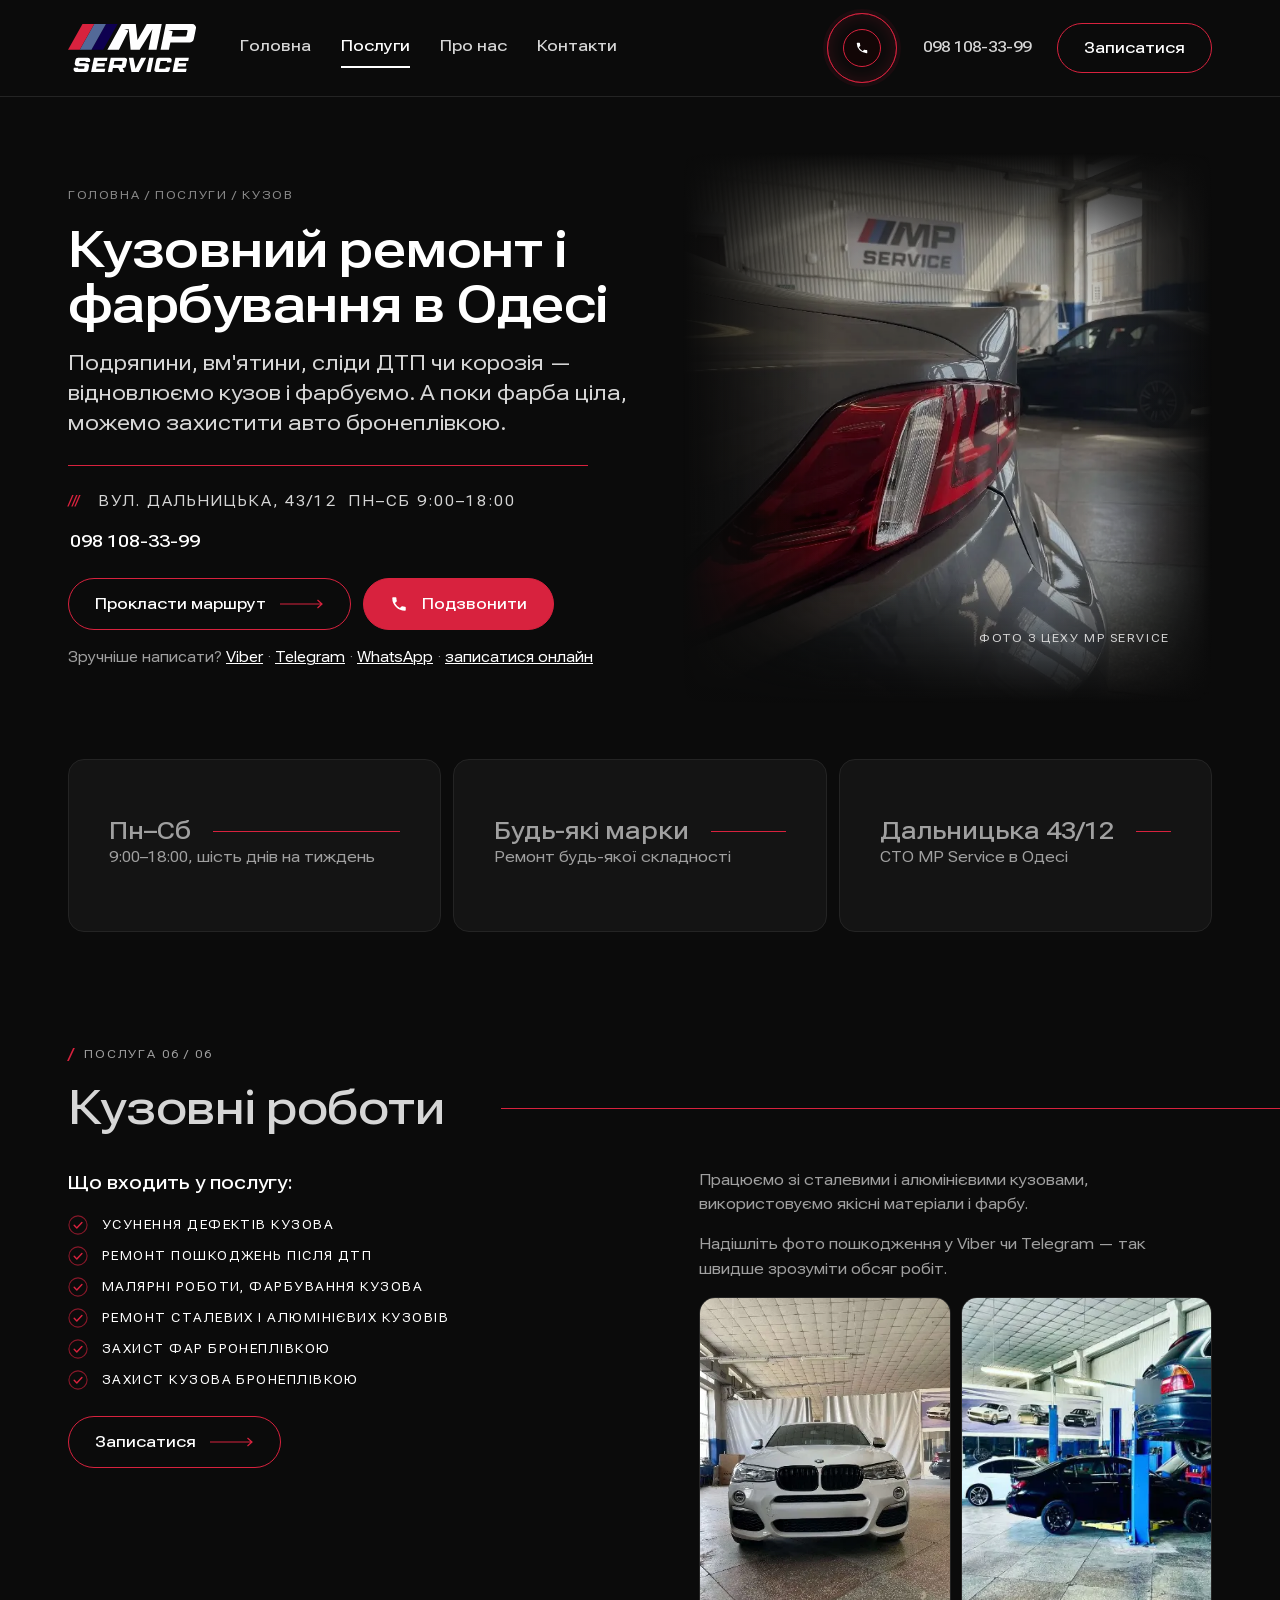
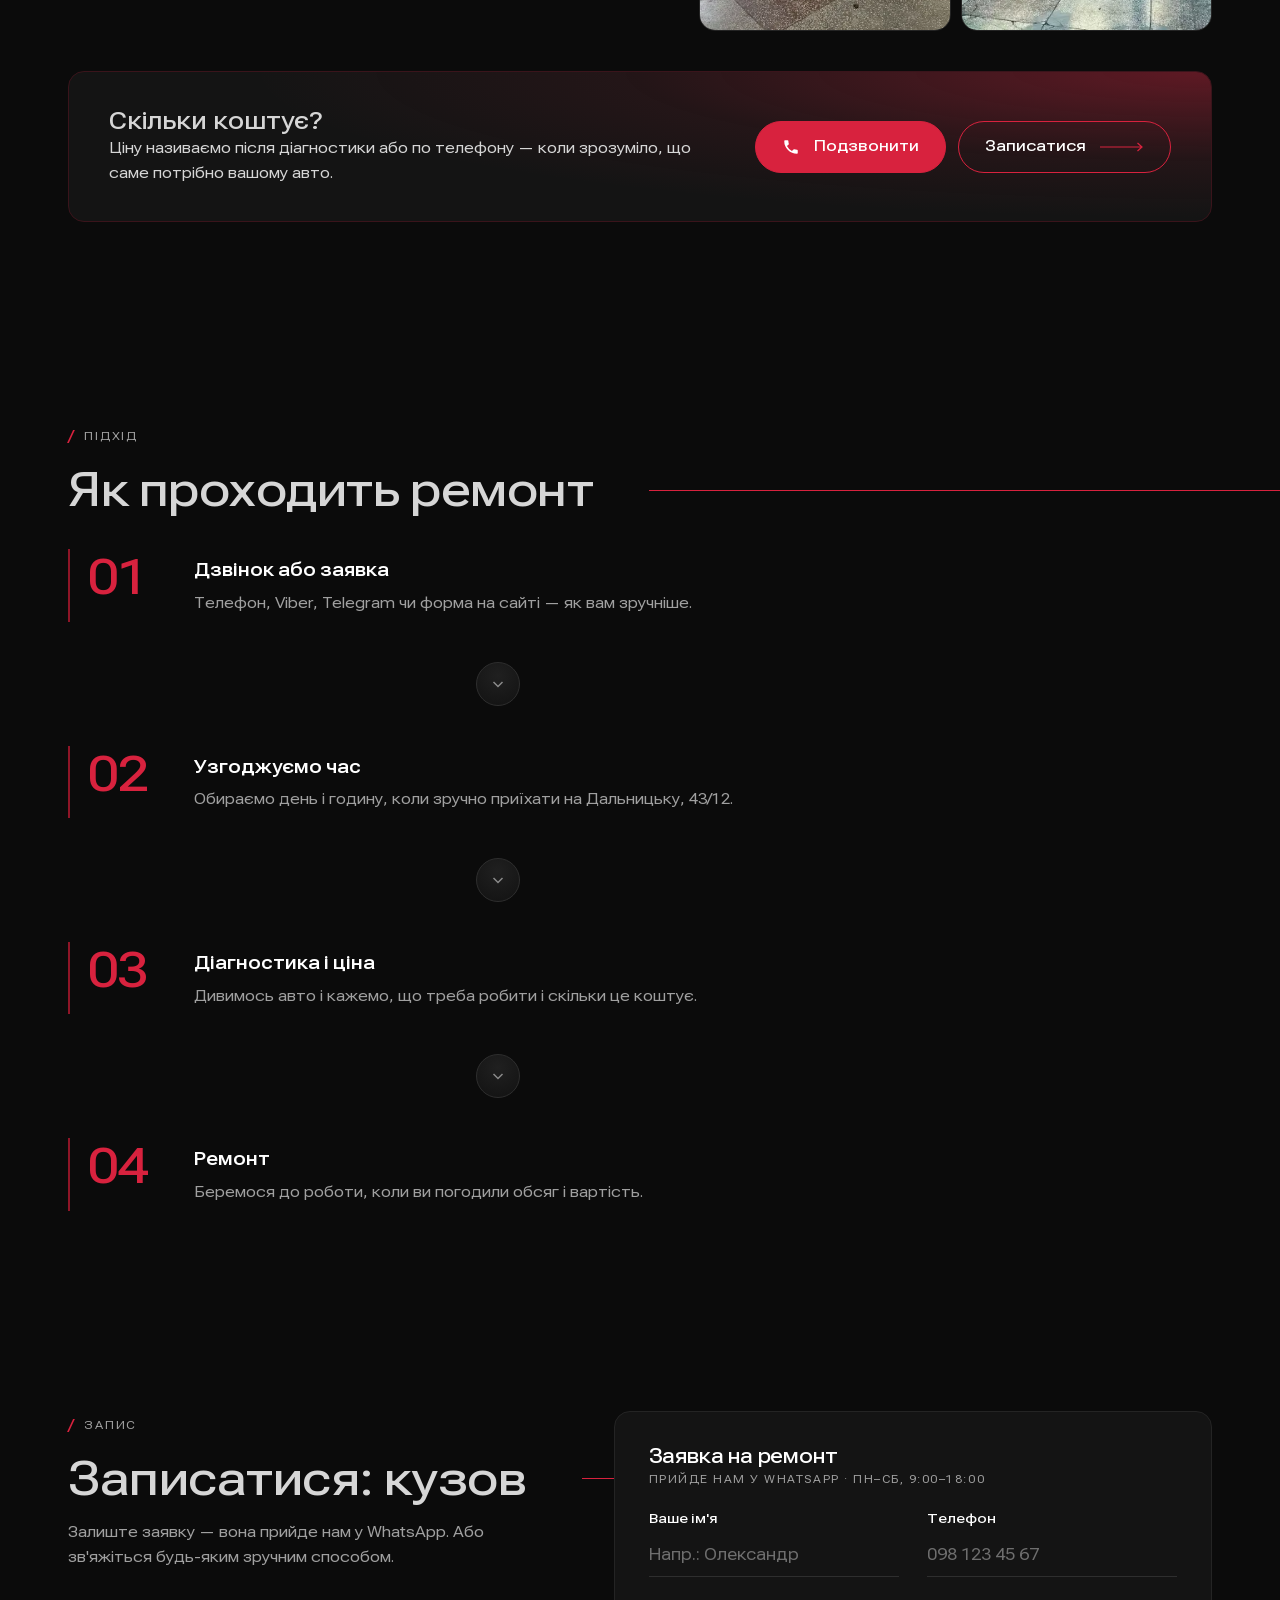
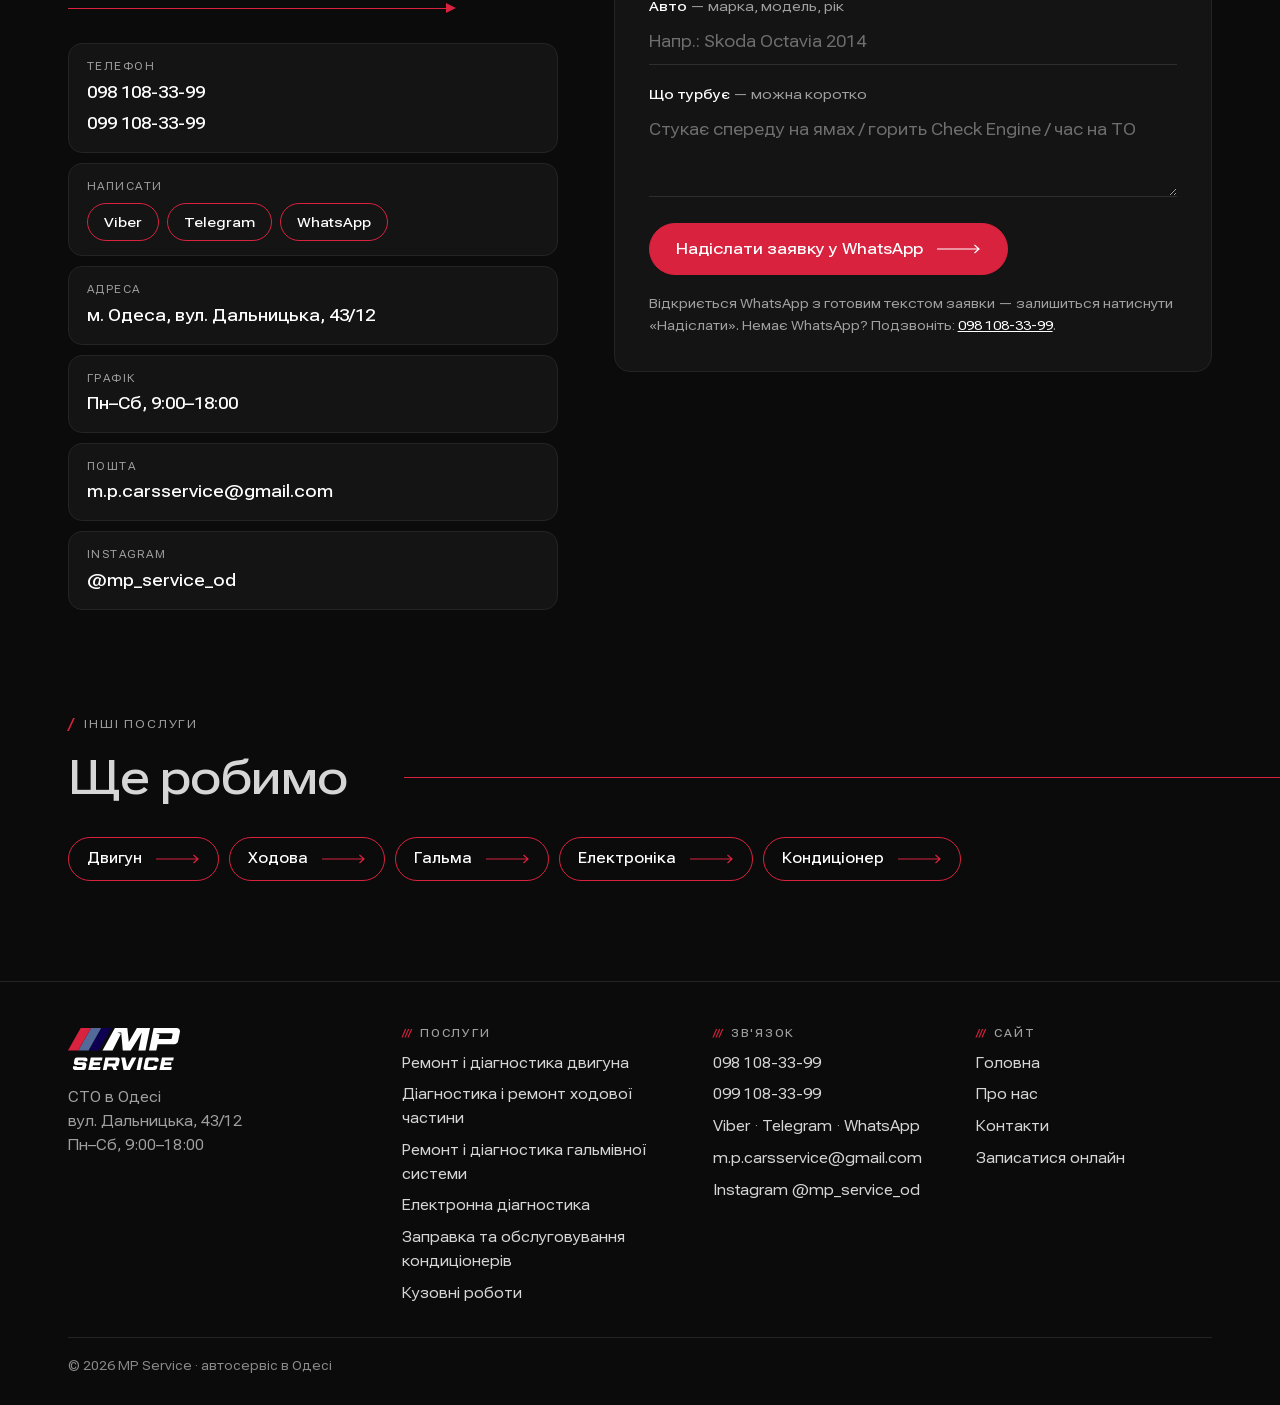
<file: mp-service/posluhy/kuzovnyi-remont/index.html>
<!doctype html>
<html lang="uk">
<head>
<meta charset="utf-8">
<meta name="viewport" content="width=device-width, initial-scale=1">
<title>Кузовний ремонт і фарбування авто в Одесі | MP Service</title>
<meta name="description" content="Кузовні роботи в Одесі: ремонт після ДТП, усунення дефектів, фарбування, захист кузова і фар бронеплівкою. Вул. Дальницька, 43/12. ☎ 098 108-33-99.">
<meta name="robots" content="noindex, nofollow">
<meta name="theme-color" content="#0b0b0b">
<meta property="og:type" content="website">
<meta property="og:locale" content="uk_UA">
<meta property="og:site_name" content="MP Service">
<meta property="og:title" content="Кузовний ремонт і фарбування авто в Одесі | MP Service">
<meta property="og:description" content="Кузовні роботи в Одесі: ремонт після ДТП, усунення дефектів, фарбування, захист кузова і фар бронеплівкою. Вул. Дальницька, 43/12. ☎ 098 108-33-99.">
<link rel="icon" href="../../img/favicon.svg" type="image/svg+xml">
<link rel="preload" href="../../fonts/roboto-flex-wide-cyrillic.woff2" as="font" type="font/woff2" crossorigin>
<link rel="preload" href="../../fonts/roboto-flex-wide-latin.woff2" as="font" type="font/woff2" crossorigin>
<link rel="preload" as="image" href="../../img/body.webp" fetchpriority="high">
<link rel="stylesheet" href="../../assets/style.css">
<script type="application/ld+json">
{
 "@context": "https://schema.org",
 "@graph": [
  {
   "@type": "AutoRepair",
   "@id": "https://mp-service.od.ua/#business",
   "name": "MP Service",
   "url": "https://mp-service.od.ua/",
   "logo": "https://mp-service.od.ua/img/logo.svg",
   "image": "https://mp-service.od.ua/img/logo.svg",
   "telephone": "+380981083399",
   "email": "m.p.carsservice@gmail.com",
   "contactPoint": [
    {
     "@type": "ContactPoint",
     "telephone": "+380981083399",
     "contactType": "customer service",
     "availableLanguage": [
      "uk",
      "ru"
     ]
    },
    {
     "@type": "ContactPoint",
     "telephone": "+380991083399",
     "contactType": "customer service",
     "availableLanguage": [
      "uk",
      "ru"
     ]
    }
   ],
   "address": {
    "@type": "PostalAddress",
    "streetAddress": "вул. Дальницька, 43/12",
    "addressLocality": "Одеса",
    "addressRegion": "Одеська область",
    "addressCountry": "UA"
   },
   "areaServed": {
    "@type": "City",
    "name": "Одеса"
   },
   "openingHoursSpecification": [
    {
     "@type": "OpeningHoursSpecification",
     "dayOfWeek": [
      "Monday",
      "Tuesday",
      "Wednesday",
      "Thursday",
      "Friday",
      "Saturday"
     ],
     "opens": "09:00",
     "closes": "18:00"
    }
   ],
   "sameAs": [
    "https://www.instagram.com/mp_service_od/",
    "https://t.me/m_pservice"
   ]
  },
  {
   "@type": "Service",
   "name": "Кузовні роботи",
   "url": "https://mp-service.od.ua/posluhy/kuzovnyi-remont",
   "serviceType": "Кузовні роботи",
   "provider": {
    "@id": "https://mp-service.od.ua/#business"
   },
   "areaServed": {
    "@type": "City",
    "name": "Одеса"
   }
  },
  {
   "@type": "BreadcrumbList",
   "itemListElement": [
    {
     "@type": "ListItem",
     "position": 1,
     "name": "Головна",
     "item": "https://mp-service.od.ua/"
    },
    {
     "@type": "ListItem",
     "position": 2,
     "name": "Кузовні роботи",
     "item": "https://mp-service.od.ua/posluhy/kuzovnyi-remont"
    }
   ]
  }
 ]
}
</script>
</head>
<body>
<a class="skip" href="#main">До змісту</a>
<header class="site-header">
 <div class="wrap">
  <a class="logo" href="../../" aria-label="MP Service — на головну"><img src="../../img/logo-light.svg" alt="MP Service" width="128" height="49"></a>
  <nav class="nav" aria-label="Головне меню"><a href="../../">Головна</a><a href="../../#posluhy" aria-current="page">Послуги</a><a href="../../pro-nas/">Про нас</a><a href="../../kontakty/">Контакти</a></nav>
  <div class="header-actions">
   <a class="ring" href="tel:+380981083399" aria-label="Подзвонити 098 108-33-99"><svg viewBox="0 0 24 24" aria-hidden="true" fill="currentColor"><path d="M6.6 10.8a15.1 15.1 0 0 0 6.6 6.6l2.2-2.2c.3-.3.7-.4 1-.2 1.1.4 2.3.6 3.6.6.6 0 1 .4 1 1V20c0 .6-.4 1-1 1A17 17 0 0 1 3 4c0-.6.4-1 1-1h3.5c.6 0 1 .4 1 1 0 1.3.2 2.5.6 3.6.1.3 0 .7-.2 1z"/></svg></a>
   <a class="header-phone" href="tel:+380981083399">098 108-33-99</a>
   <a class="pill header-book" href="#zapys">Записатися</a>
   <button class="menu-btn" type="button" aria-expanded="false" aria-controls="mobile-nav" aria-label="Меню"><span></span></button>
  </div>
 </div>
 <nav class="mobile-nav" id="mobile-nav" aria-label="Меню"><a href="../../">Головна</a><a href="../../#posluhy" aria-current="page">Послуги</a><a href="../../pro-nas/">Про нас</a><a href="../../kontakty/">Контакти</a><a href="#zapys">Записатися онлайн</a></nav>
</header>
<main id="main">
<section class="hero hero--inner">
 <div class="wrap">
  <div class="hero__text">
   <p class="crumbs"><a href="../../">Головна</a> / <a href="../../#posluhy">Послуги</a> / Кузов</p><h1>Кузовний ремонт і фарбування в Одесі</h1>
   <p class="hero__sub">Подряпини, вм'ятини, сліди ДТП чи корозія — відновлюємо кузов і фарбуємо. А поки фарба ціла, можемо захистити авто бронеплівкою.</p>
   <hr class="redline">
   <p class="addr caps"><i>///</i><span><span>вул. Дальницька, 43/12</span><span>Пн–Сб 9:00–18:00</span></span></p>
   <a class="hero__phone" href="tel:+380981083399">098 108-33-99</a>
   <div class="hero__actions">
    <a class="pill" href="https://www.google.com/maps/search/?api=1&amp;query=%D0%B2%D1%83%D0%BB.+%D0%94%D0%B0%D0%BB%D1%8C%D0%BD%D0%B8%D1%86%D1%8C%D0%BA%D0%B0%2C+43%2F12%2C+%D0%9E%D0%B4%D0%B5%D1%81%D0%B0" target="_blank" rel="noopener">Прокласти маршрут <svg class="arrow" viewBox="0 0 44 10" fill="none" stroke="currentColor" stroke-width="1.2" aria-hidden="true"><path d="M0 5h42M37.5 1l4.5 4-4.5 4"/></svg></a>
    <a class="pill pill--solid" href="tel:+380981083399"><svg class="ico" viewBox="0 0 24 24" aria-hidden="true" fill="currentColor"><path d="M6.6 10.8a15.1 15.1 0 0 0 6.6 6.6l2.2-2.2c.3-.3.7-.4 1-.2 1.1.4 2.3.6 3.6.6.6 0 1 .4 1 1V20c0 .6-.4 1-1 1A17 17 0 0 1 3 4c0-.6.4-1 1-1h3.5c.6 0 1 .4 1 1 0 1.3.2 2.5.6 3.6.1.3 0 .7-.2 1z"/></svg> Подзвонити</a>
   </div>
   <p class="hero__alt">Зручніше написати? <a href="viber://chat?number=%2B380981083399">Viber</a> · <a href="https://t.me/m_pservice">Telegram</a> · <a href="https://api.whatsapp.com/send?phone=380981083399">WhatsApp</a> · <a href="#zapys">записатися онлайн</a></p>
  </div>
  <figure class="hero__media"><img src="../../img/body.webp" alt="Авто після кузовних робіт у MP Service" width="756" height="1008" fetchpriority="high"><figcaption>Фото з цеху MP Service</figcaption></figure>
 </div>
</section>
<section class="stats" aria-label="Коротко"><div class="wrap"><div class="stat" data-reveal><p class="stat__t">Пн–Сб</p><p>9:00–18:00, шість днів на тиждень</p></div><div class="stat" data-reveal><p class="stat__t">Будь-які марки</p><p>Ремонт будь-якої складності</p></div><div class="stat" data-reveal><p class="stat__t">Дальницька 43/12</p><p>СТО MP Service в Одесі</p></div></div></section>
<section class="section">
 <div class="wrap">
  <div class="sec-head" data-reveal><div class="sec-kicker"><i>/</i>Послуга 06 / 06</div><div class="sec-title"><h2>Кузовні роботи</h2></div></div>
  <div class="two">
   <div data-reveal>
    <p class="incl-title">Що входить у послугу:</p>
    <ul class="incl"><li><svg class="check" viewBox="0 0 22 22" fill="none" stroke="currentColor" aria-hidden="true"><circle cx="11" cy="11" r="10" stroke-opacity=".6" stroke-width="1.2"/><path d="M6.8 11.3l2.9 2.9 5.6-6" stroke-width="1.6" stroke-linecap="round" stroke-linejoin="round"/></svg><span>Усунення дефектів кузова</span></li><li><svg class="check" viewBox="0 0 22 22" fill="none" stroke="currentColor" aria-hidden="true"><circle cx="11" cy="11" r="10" stroke-opacity=".6" stroke-width="1.2"/><path d="M6.8 11.3l2.9 2.9 5.6-6" stroke-width="1.6" stroke-linecap="round" stroke-linejoin="round"/></svg><span>Ремонт пошкоджень після ДТП</span></li><li><svg class="check" viewBox="0 0 22 22" fill="none" stroke="currentColor" aria-hidden="true"><circle cx="11" cy="11" r="10" stroke-opacity=".6" stroke-width="1.2"/><path d="M6.8 11.3l2.9 2.9 5.6-6" stroke-width="1.6" stroke-linecap="round" stroke-linejoin="round"/></svg><span>Малярні роботи, фарбування кузова</span></li><li><svg class="check" viewBox="0 0 22 22" fill="none" stroke="currentColor" aria-hidden="true"><circle cx="11" cy="11" r="10" stroke-opacity=".6" stroke-width="1.2"/><path d="M6.8 11.3l2.9 2.9 5.6-6" stroke-width="1.6" stroke-linecap="round" stroke-linejoin="round"/></svg><span>Ремонт сталевих і алюмінієвих кузовів</span></li><li><svg class="check" viewBox="0 0 22 22" fill="none" stroke="currentColor" aria-hidden="true"><circle cx="11" cy="11" r="10" stroke-opacity=".6" stroke-width="1.2"/><path d="M6.8 11.3l2.9 2.9 5.6-6" stroke-width="1.6" stroke-linecap="round" stroke-linejoin="round"/></svg><span>Захист фар бронеплівкою</span></li><li><svg class="check" viewBox="0 0 22 22" fill="none" stroke="currentColor" aria-hidden="true"><circle cx="11" cy="11" r="10" stroke-opacity=".6" stroke-width="1.2"/><path d="M6.8 11.3l2.9 2.9 5.6-6" stroke-width="1.6" stroke-linecap="round" stroke-linejoin="round"/></svg><span>Захист кузова бронеплівкою</span></li></ul>
    <a class="pill" href="#zapys">Записатися <svg class="arrow" viewBox="0 0 44 10" fill="none" stroke="currentColor" stroke-width="1.2" aria-hidden="true"><path d="M0 5h42M37.5 1l4.5 4-4.5 4"/></svg></a>
   </div>
   <div>
    <div class="prose" data-reveal><p>Працюємо зі сталевими і алюмінієвими кузовами, використовуємо якісні матеріали і фарбу.</p><p>Надішліть фото пошкодження у Viber чи Telegram — так швидше зрозуміти обсяг робіт.</p></div>
    <div class="photo-pair" data-reveal>
     <figure><img src="../../img/body-bmw.webp" alt="BMW у цеху MP Service" width="350" height="467" loading="lazy" decoding="async"></figure>
     <figure><img src="../../img/shop-lifts-sm.webp" alt="Цех MP Service з підйомниками" width="400" height="400" loading="lazy" decoding="async"></figure>
    </div>
   </div>
  </div>
  <div style="margin-top:40px"><div class="cta-card" data-reveal>
 <div><p class="cta-card__t">Скільки коштує?</p>
  <p>Ціну називаємо після діагностики або по телефону — коли зрозуміло, що саме потрібно вашому авто.</p></div>
 <div class="cta-card__actions">
  <a class="pill pill--solid" href="tel:+380981083399"><svg class="ico" viewBox="0 0 24 24" aria-hidden="true" fill="currentColor"><path d="M6.6 10.8a15.1 15.1 0 0 0 6.6 6.6l2.2-2.2c.3-.3.7-.4 1-.2 1.1.4 2.3.6 3.6.6.6 0 1 .4 1 1V20c0 .6-.4 1-1 1A17 17 0 0 1 3 4c0-.6.4-1 1-1h3.5c.6 0 1 .4 1 1 0 1.3.2 2.5.6 3.6.1.3 0 .7-.2 1z"/></svg> Подзвонити</a>
  <a class="pill" href="#zapys">Записатися <svg class="arrow" viewBox="0 0 44 10" fill="none" stroke="currentColor" stroke-width="1.2" aria-hidden="true"><path d="M0 5h42M37.5 1l4.5 4-4.5 4"/></svg></a>
 </div>
</div></div>
 </div>
</section>
<section class="section">
 <div class="wrap">
  <div class="sec-head" data-reveal><div class="sec-kicker"><i>/</i>Підхід</div><div class="sec-title"><h2>Як проходить ремонт</h2></div></div>
  <ol class="steps"><li class="step" data-reveal><div><b>Дзвінок або заявка</b><p>Телефон, Viber, Telegram чи форма на сайті — як вам зручніше.</p></div></li><li class="chev" aria-hidden="true"><span><svg viewBox="0 0 16 16" fill="none" stroke="currentColor" stroke-width="1.5"><path d="M3.5 6l4.5 4.5L12.5 6"/></svg></span></li><li class="step" data-reveal><div><b>Узгоджуємо час</b><p>Обираємо день і годину, коли зручно приїхати на Дальницьку, 43/12.</p></div></li><li class="chev" aria-hidden="true"><span><svg viewBox="0 0 16 16" fill="none" stroke="currentColor" stroke-width="1.5"><path d="M3.5 6l4.5 4.5L12.5 6"/></svg></span></li><li class="step" data-reveal><div><b>Діагностика і ціна</b><p>Дивимось авто і кажемо, що треба робити і скільки це коштує.</p></div></li><li class="chev" aria-hidden="true"><span><svg viewBox="0 0 16 16" fill="none" stroke="currentColor" stroke-width="1.5"><path d="M3.5 6l4.5 4.5L12.5 6"/></svg></span></li><li class="step" data-reveal><div><b>Ремонт</b><p>Беремося до роботи, коли ви погодили обсяг і вартість.</p></div></li></ol>
 </div>
</section>
<section class="section" id="zapys">
 <div class="wrap">
  <div class="book">
   <div class="book__intro">
    <div class="sec-head" data-reveal><div class="sec-kicker"><i>/</i>Запис</div><div class="sec-title"><h2>Записатися: кузов</h2></div><p>Залиште заявку — вона прийде нам у WhatsApp. Або зв'яжіться будь-яким зручним способом.</p></div>
    <div class="book__line" aria-hidden="true"><svg viewBox="0 0 10 10" fill="currentColor"><path d="M0 0l10 5-10 5z"/></svg></div>
    <ul class="contact-list" data-reveal>
 <li><span class="caps">Телефон</span><a href="tel:+380981083399">098 108-33-99</a><a href="tel:+380991083399">099 108-33-99</a></li>
 <li><span class="caps">Написати</span><span class="chips"><a href="viber://chat?number=%2B380981083399">Viber</a><a href="https://t.me/m_pservice">Telegram</a><a href="https://api.whatsapp.com/send?phone=380981083399">WhatsApp</a></span></li>
 <li><span class="caps">Адреса</span><strong>м. Одеса, вул. Дальницька, 43/12</strong></li>
 <li><span class="caps">Графік</span><strong>Пн–Сб, 9:00–18:00</strong></li>
 <li><span class="caps">Пошта</span><a href="mailto:m.p.carsservice@gmail.com">m.p.carsservice@gmail.com</a></li>
 <li><span class="caps">Instagram</span><a href="https://www.instagram.com/mp_service_od/">@mp_service_od</a></li>
</ul>
   </div>
   <div><div class="form-card" data-reveal>
 <h3>Заявка на ремонт</h3>
 <p class="caps">Прийде нам у WhatsApp · Пн–Сб, 9:00–18:00</p>
 <form class="booking" novalidate>
  <input type="hidden" name="service" value="Кузовні роботи">
  <div class="field">
   <label for="f-name">Ваше ім'я</label>
   <input id="f-name" name="name" type="text" autocomplete="name" required minlength="2" placeholder="Напр.: Олександр">
   <div class="err" role="alert">Вкажіть, як до вас звертатись.</div>
  </div>
  <div class="field">
   <label for="f-phone">Телефон</label>
   <input id="f-phone" name="phone" type="tel" inputmode="tel" autocomplete="tel" required placeholder="098 123 45 67">
   <div class="err" role="alert">Перевірте номер: 10 цифр, напр. 098 123 45 67.</div>
  </div>
  <div class="field field--wide">
   <label for="f-car">Авто <i>— марка, модель, рік</i></label>
   <input id="f-car" name="car" type="text" placeholder="Напр.: Skoda Octavia 2014">
  </div>
  <div class="field field--wide">
   <label for="f-issue">Що турбує <i>— можна коротко</i></label>
   <textarea id="f-issue" name="issue" rows="3" placeholder="Стукає спереду на ямах / горить Check Engine / час на ТО"></textarea>
  </div>
  <button class="pill pill--solid pill--block" type="submit">Надіслати заявку у WhatsApp <svg class="arrow" viewBox="0 0 44 10" fill="none" stroke="currentColor" stroke-width="1.2" aria-hidden="true"><path d="M0 5h42M37.5 1l4.5 4-4.5 4"/></svg></button>
  <p class="form-note">Відкриється WhatsApp з готовим текстом заявки — залишиться натиснути «Надіслати». Немає WhatsApp? Подзвоніть: <a href="tel:+380981083399">098 108-33-99</a>.</p>
  <p class="form-ok" role="status">WhatsApp відкрито в новій вкладці. Не відкрився — подзвоніть <a href="tel:+380981083399">098 108-33-99</a>, ми на зв'язку Пн–Сб, 9:00–18:00.</p>
 </form>
</div></div>
  </div>
 </div>
</section>
<section class="section" style="padding-top:0">
 <div class="wrap">
  <div class="sec-head" data-reveal><div class="sec-kicker"><i>/</i>Інші послуги</div><div class="sec-title"><h2>Ще робимо</h2></div></div>
  <ul class="other-svc" data-reveal><li><a class="pill" href="../remont-dvyhuna/">Двигун <svg class="arrow" viewBox="0 0 44 10" fill="none" stroke="currentColor" stroke-width="1.2" aria-hidden="true"><path d="M0 5h42M37.5 1l4.5 4-4.5 4"/></svg></a></li><li><a class="pill" href="../diahnostyka-khodovoi/">Ходова <svg class="arrow" viewBox="0 0 44 10" fill="none" stroke="currentColor" stroke-width="1.2" aria-hidden="true"><path d="M0 5h42M37.5 1l4.5 4-4.5 4"/></svg></a></li><li><a class="pill" href="../remont-halmivnoi-systemy/">Гальма <svg class="arrow" viewBox="0 0 44 10" fill="none" stroke="currentColor" stroke-width="1.2" aria-hidden="true"><path d="M0 5h42M37.5 1l4.5 4-4.5 4"/></svg></a></li><li><a class="pill" href="../elektronna-diahnostyka/">Електроніка <svg class="arrow" viewBox="0 0 44 10" fill="none" stroke="currentColor" stroke-width="1.2" aria-hidden="true"><path d="M0 5h42M37.5 1l4.5 4-4.5 4"/></svg></a></li><li><a class="pill" href="../zapravka-kondytsionera/">Кондиціонер <svg class="arrow" viewBox="0 0 44 10" fill="none" stroke="currentColor" stroke-width="1.2" aria-hidden="true"><path d="M0 5h42M37.5 1l4.5 4-4.5 4"/></svg></a></li></ul>
 </div>
</section>
</main>
<footer class="site-footer">
 <div class="wrap">
  <div class="foot-grid">
   <div><a class="logo" href="../../"><img src="../../img/logo-light.svg" alt="MP Service" width="112" height="43" loading="lazy"></a>
    <p style="margin-top:16px">СТО в Одесі<br>вул. Дальницька, 43/12<br>Пн–Сб, 9:00–18:00</p></div>
   <div><h2 class="foot-h">Послуги</h2><ul><li><a href="../../posluhy/remont-dvyhuna/">Ремонт і діагностика двигуна</a></li><li><a href="../../posluhy/diahnostyka-khodovoi/">Діагностика і ремонт ходової частини</a></li><li><a href="../../posluhy/remont-halmivnoi-systemy/">Ремонт і діагностика гальмівної системи</a></li><li><a href="../../posluhy/elektronna-diahnostyka/">Електронна діагностика</a></li><li><a href="../../posluhy/zapravka-kondytsionera/">Заправка та обслуговування кондиціонерів</a></li><li><a href="../../posluhy/kuzovnyi-remont/">Кузовні роботи</a></li></ul></div>
   <div><h2 class="foot-h">Зв'язок</h2><ul>
    <li><a href="tel:+380981083399">098 108-33-99</a></li><li><a href="tel:+380991083399">099 108-33-99</a></li>
    <li><a href="viber://chat?number=%2B380981083399">Viber</a> · <a href="https://t.me/m_pservice">Telegram</a> · <a href="https://api.whatsapp.com/send?phone=380981083399">WhatsApp</a></li>
    <li><a href="mailto:m.p.carsservice@gmail.com">m.p.carsservice@gmail.com</a></li><li><a href="https://www.instagram.com/mp_service_od/">Instagram @mp_service_od</a></li></ul></div>
   <div><h2 class="foot-h">Сайт</h2><ul><li><a href="../../">Головна</a></li><li><a href="../../pro-nas/">Про нас</a></li><li><a href="../../kontakty/">Контакти</a></li><li><a href="#zapys">Записатися онлайн</a></li></ul></div>
  </div>
  <div class="foot-bottom">© 2026 MP Service · автосервіс в Одесі</div>
 </div>
</footer>
<nav class="actionbar" aria-label="Швидкий зв'язок">
 <a class="ab-call" href="tel:+380981083399"><svg viewBox="0 0 24 24" aria-hidden="true" fill="currentColor"><path d="M6.6 10.8a15.1 15.1 0 0 0 6.6 6.6l2.2-2.2c.3-.3.7-.4 1-.2 1.1.4 2.3.6 3.6.6.6 0 1 .4 1 1V20c0 .6-.4 1-1 1A17 17 0 0 1 3 4c0-.6.4-1 1-1h3.5c.6 0 1 .4 1 1 0 1.3.2 2.5.6 3.6.1.3 0 .7-.2 1z"/></svg><span>Подзвонити</span></a>
 <a href="viber://chat?number=%2B380981083399"><svg viewBox="0 0 24 24" aria-hidden="true" fill="none" stroke="currentColor" stroke-width="1.8" stroke-linecap="round" stroke-linejoin="round"><path d="M12 2.8c5.3 0 8.6 2.4 8.6 8.1 0 5.6-3.3 8-8.6 8-.9 0-1.7-.1-2.5-.2L6.4 21v-3.1C4.4 16.6 3.4 14.3 3.4 10.9 3.4 5.2 6.7 2.8 12 2.8z"/><path d="M9.2 7.4c.4 0 .7.2.9.6l.5 1.2c.1.3 0 .7-.2.9l-.4.4c.5 1.1 1.4 2 2.5 2.5l.4-.4c.2-.2.6-.3.9-.2l1.2.5c.4.2.6.5.6.9 0 .9-.8 1.6-1.7 1.5-2.9-.4-5.2-2.7-5.6-5.6-.1-.9.6-1.7 1.5-1.7z" fill="currentColor" stroke="none"/></svg><span>Viber</span></a>
 <a href="https://t.me/m_pservice"><svg viewBox="0 0 24 24" aria-hidden="true" fill="currentColor"><path d="M21.4 3.6 2.9 10.8c-1.1.4-1 1.9.1 2.2l4.5 1.4 1.7 5.4c.2.8 1.2 1 1.8.4l2.5-2.4 4.6 3.4c.7.5 1.6.1 1.8-.7l3.1-15.1c.2-1-.8-1.8-1.6-1.4zM17.6 7.7l-7.9 7.1-.3 3.1-1.3-4.3 9.5-5.9z"/></svg><span>Telegram</span></a>
</nav>
<script src="../../assets/app.js" defer></script>
</body>
</html>
</file>
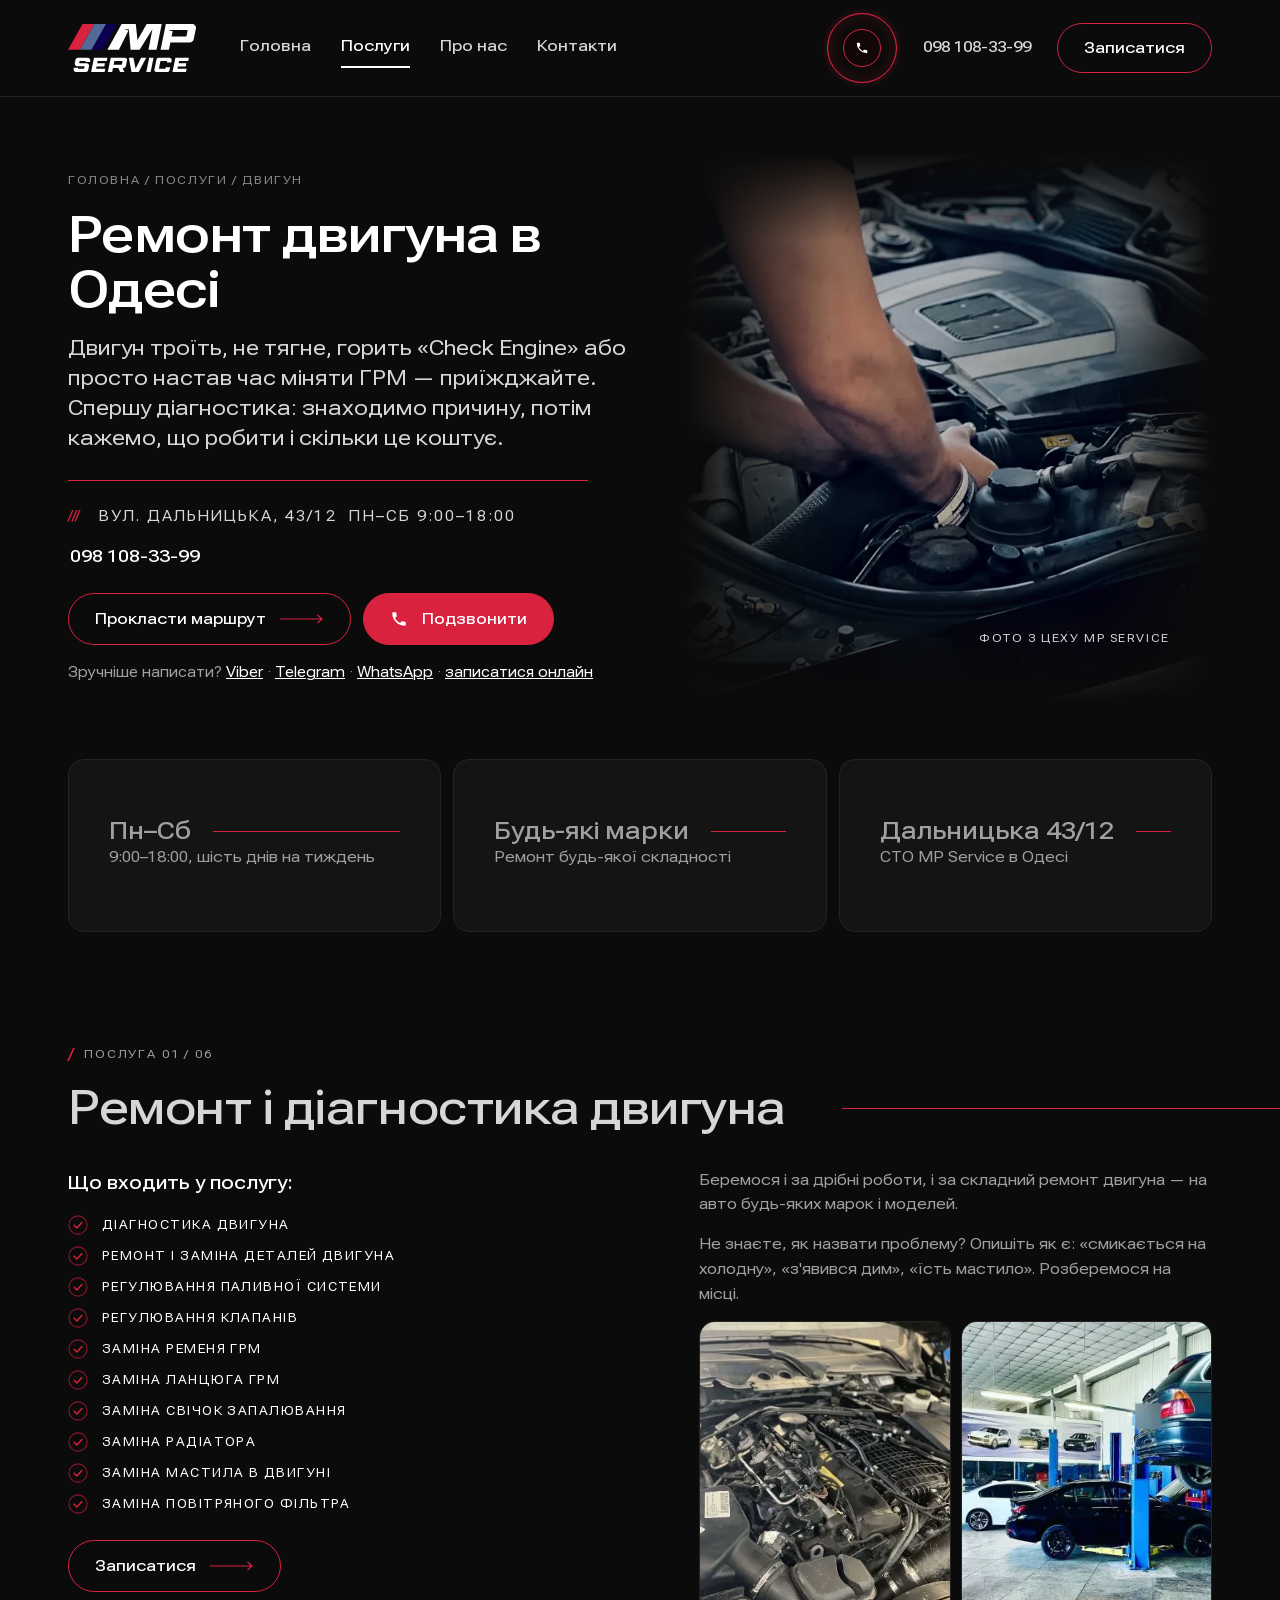
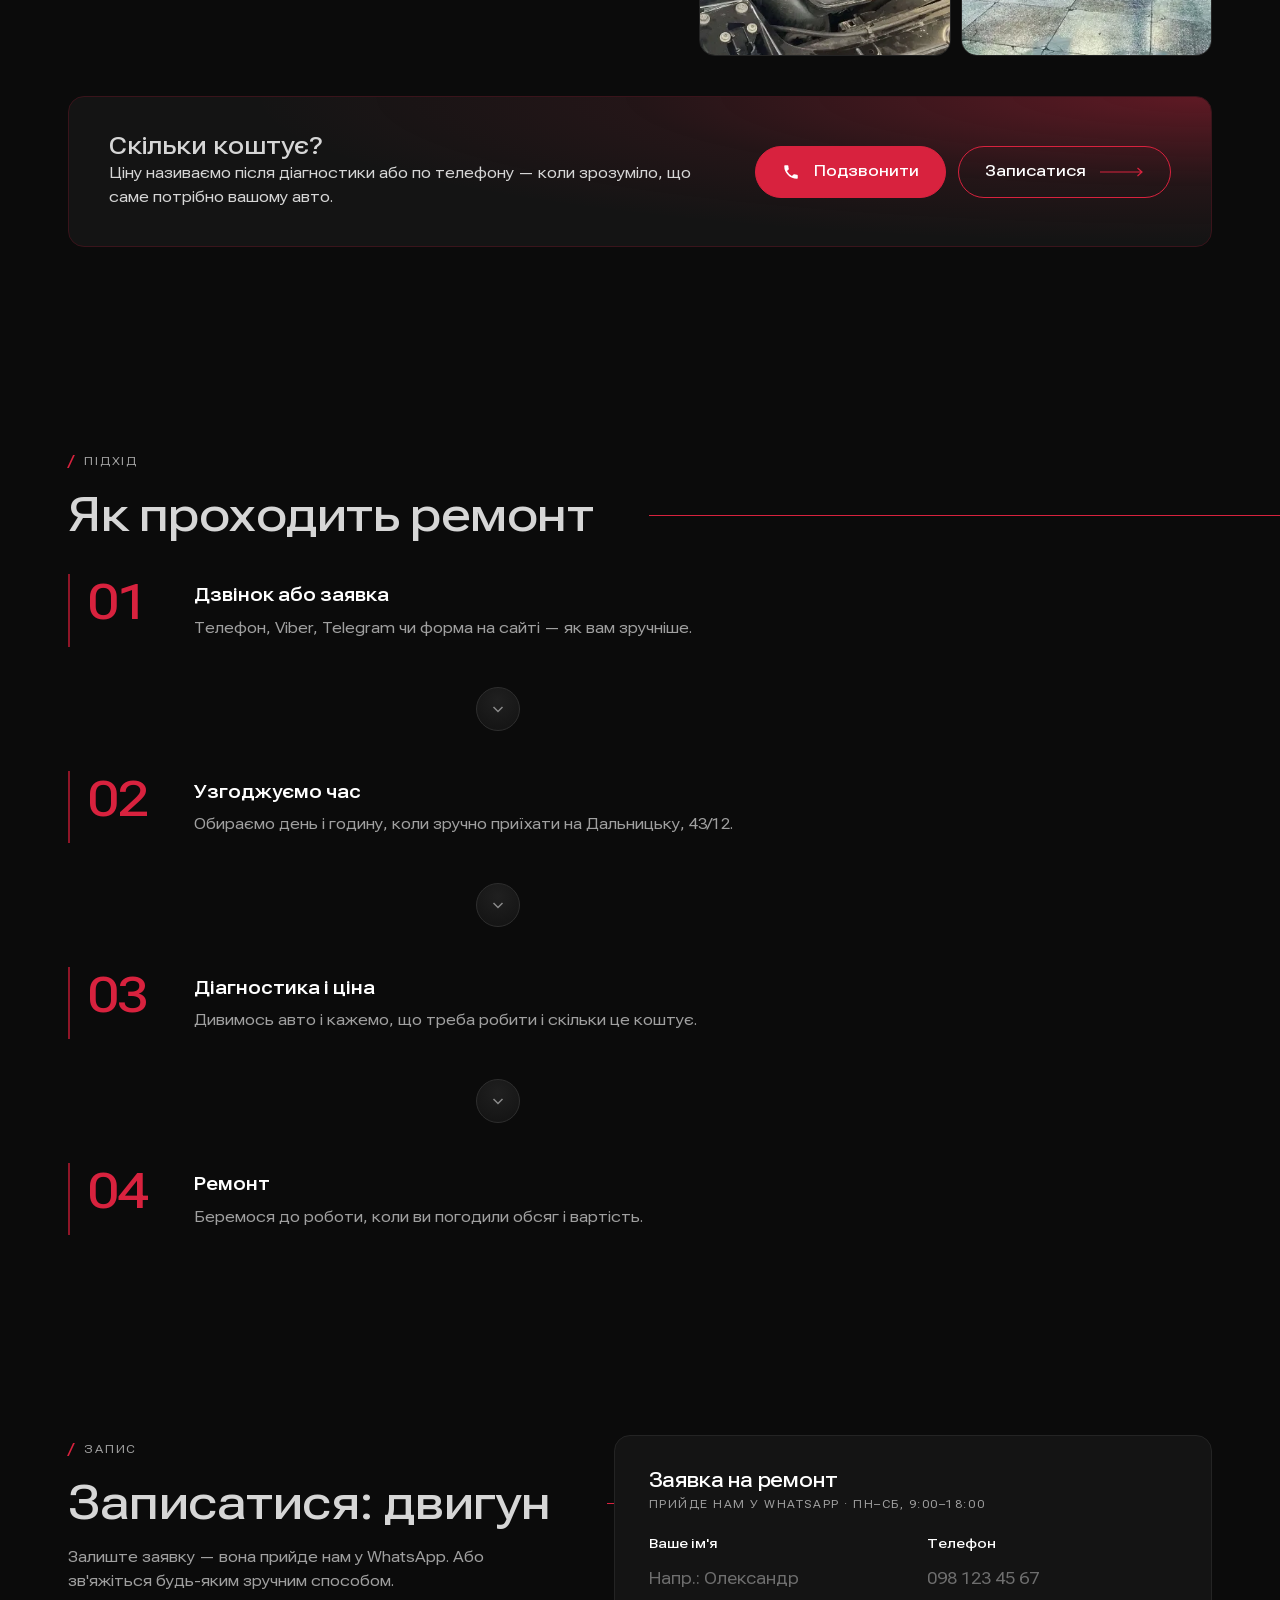
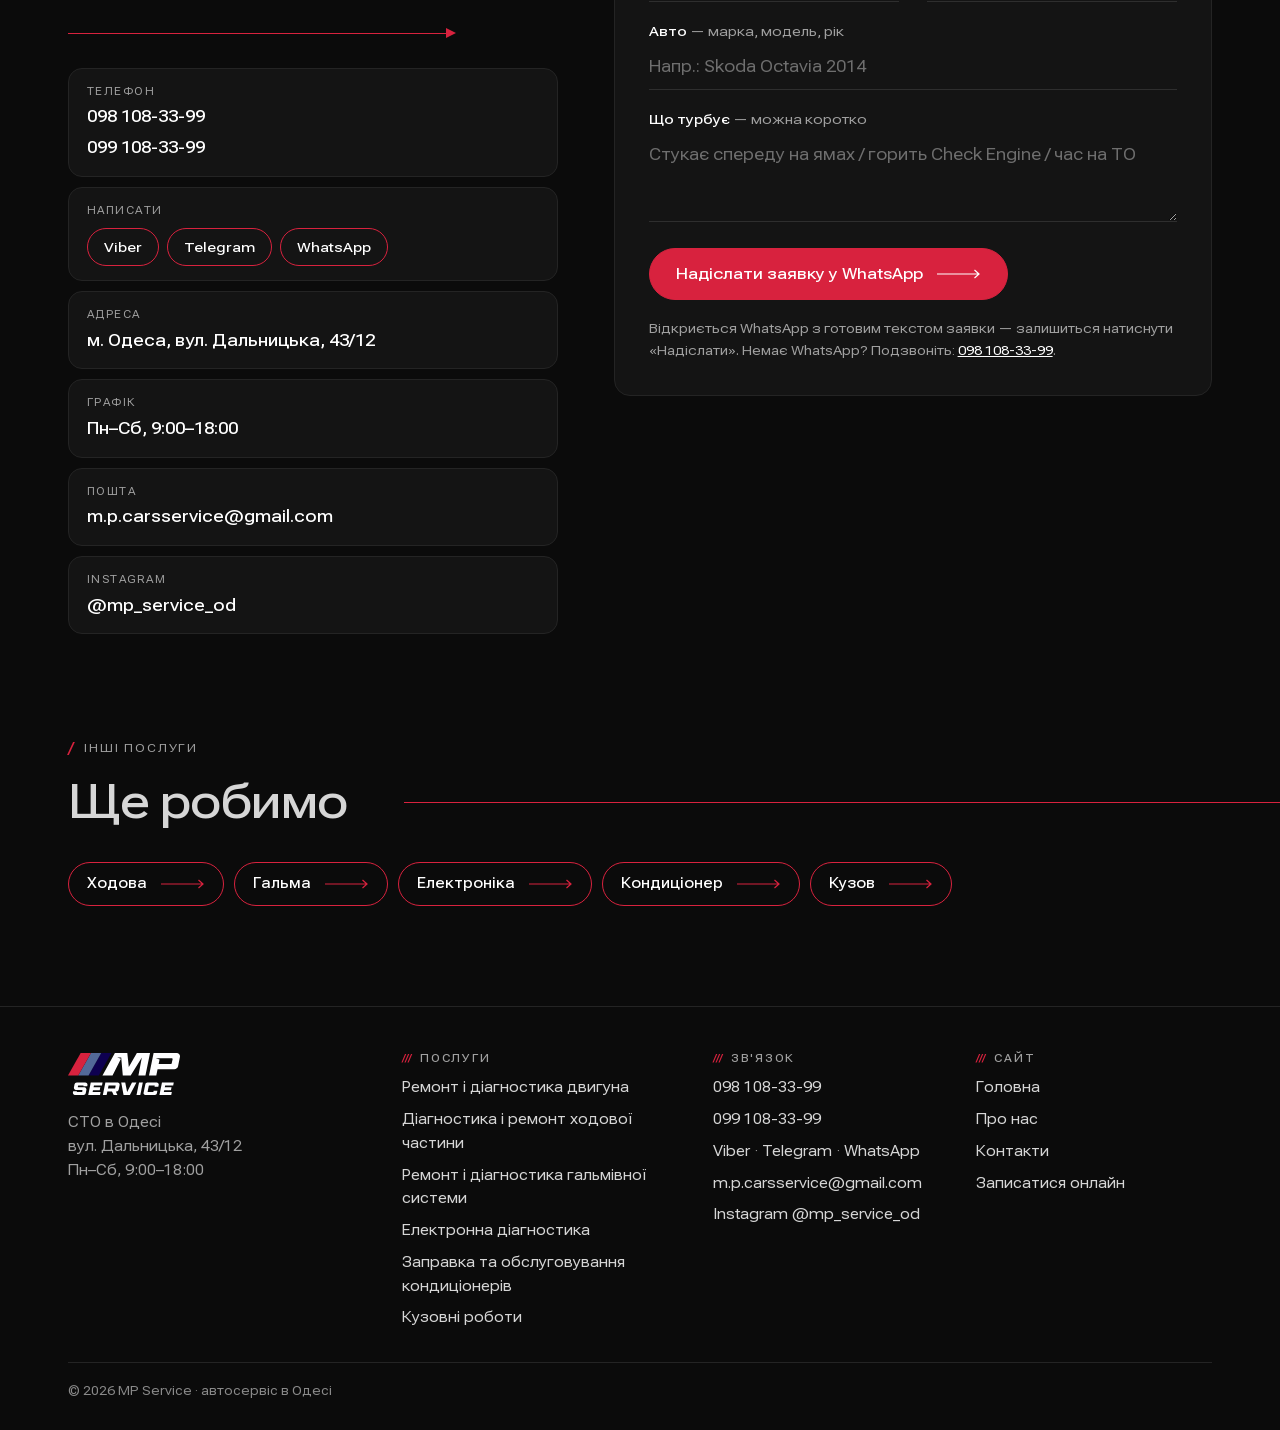
<file: mp-service/posluhy/remont-dvyhuna/index.html>
<!doctype html>
<html lang="uk">
<head>
<meta charset="utf-8">
<meta name="viewport" content="width=device-width, initial-scale=1">
<title>Ремонт двигуна в Одесі — діагностика, ГРМ, клапани | MP Service</title>
<meta name="description" content="Діагностика і ремонт двигуна в Одесі: заміна ременя і ланцюга ГРМ, регулювання клапанів, свічки, мастило, фільтри. Вул. Дальницька, 43/12. ☎ 098 108-33-99.">
<meta name="robots" content="noindex, nofollow">
<meta name="theme-color" content="#0b0b0b">
<meta property="og:type" content="website">
<meta property="og:locale" content="uk_UA">
<meta property="og:site_name" content="MP Service">
<meta property="og:title" content="Ремонт двигуна в Одесі — діагностика, ГРМ, клапани | MP Service">
<meta property="og:description" content="Діагностика і ремонт двигуна в Одесі: заміна ременя і ланцюга ГРМ, регулювання клапанів, свічки, мастило, фільтри. Вул. Дальницька, 43/12. ☎ 098 108-33-99.">
<link rel="icon" href="../../img/favicon.svg" type="image/svg+xml">
<link rel="preload" href="../../fonts/roboto-flex-wide-cyrillic.woff2" as="font" type="font/woff2" crossorigin>
<link rel="preload" href="../../fonts/roboto-flex-wide-latin.woff2" as="font" type="font/woff2" crossorigin>
<link rel="preload" as="image" href="../../img/work-engine.webp" fetchpriority="high">
<link rel="stylesheet" href="../../assets/style.css">
<script type="application/ld+json">
{
 "@context": "https://schema.org",
 "@graph": [
  {
   "@type": "AutoRepair",
   "@id": "https://mp-service.od.ua/#business",
   "name": "MP Service",
   "url": "https://mp-service.od.ua/",
   "logo": "https://mp-service.od.ua/img/logo.svg",
   "image": "https://mp-service.od.ua/img/logo.svg",
   "telephone": "+380981083399",
   "email": "m.p.carsservice@gmail.com",
   "contactPoint": [
    {
     "@type": "ContactPoint",
     "telephone": "+380981083399",
     "contactType": "customer service",
     "availableLanguage": [
      "uk",
      "ru"
     ]
    },
    {
     "@type": "ContactPoint",
     "telephone": "+380991083399",
     "contactType": "customer service",
     "availableLanguage": [
      "uk",
      "ru"
     ]
    }
   ],
   "address": {
    "@type": "PostalAddress",
    "streetAddress": "вул. Дальницька, 43/12",
    "addressLocality": "Одеса",
    "addressRegion": "Одеська область",
    "addressCountry": "UA"
   },
   "areaServed": {
    "@type": "City",
    "name": "Одеса"
   },
   "openingHoursSpecification": [
    {
     "@type": "OpeningHoursSpecification",
     "dayOfWeek": [
      "Monday",
      "Tuesday",
      "Wednesday",
      "Thursday",
      "Friday",
      "Saturday"
     ],
     "opens": "09:00",
     "closes": "18:00"
    }
   ],
   "sameAs": [
    "https://www.instagram.com/mp_service_od/",
    "https://t.me/m_pservice"
   ]
  },
  {
   "@type": "Service",
   "name": "Ремонт і діагностика двигуна",
   "url": "https://mp-service.od.ua/posluhy/remont-dvyhuna",
   "serviceType": "Ремонт і діагностика двигуна",
   "provider": {
    "@id": "https://mp-service.od.ua/#business"
   },
   "areaServed": {
    "@type": "City",
    "name": "Одеса"
   }
  },
  {
   "@type": "BreadcrumbList",
   "itemListElement": [
    {
     "@type": "ListItem",
     "position": 1,
     "name": "Головна",
     "item": "https://mp-service.od.ua/"
    },
    {
     "@type": "ListItem",
     "position": 2,
     "name": "Ремонт і діагностика двигуна",
     "item": "https://mp-service.od.ua/posluhy/remont-dvyhuna"
    }
   ]
  }
 ]
}
</script>
</head>
<body>
<a class="skip" href="#main">До змісту</a>
<header class="site-header">
 <div class="wrap">
  <a class="logo" href="../../" aria-label="MP Service — на головну"><img src="../../img/logo-light.svg" alt="MP Service" width="128" height="49"></a>
  <nav class="nav" aria-label="Головне меню"><a href="../../">Головна</a><a href="../../#posluhy" aria-current="page">Послуги</a><a href="../../pro-nas/">Про нас</a><a href="../../kontakty/">Контакти</a></nav>
  <div class="header-actions">
   <a class="ring" href="tel:+380981083399" aria-label="Подзвонити 098 108-33-99"><svg viewBox="0 0 24 24" aria-hidden="true" fill="currentColor"><path d="M6.6 10.8a15.1 15.1 0 0 0 6.6 6.6l2.2-2.2c.3-.3.7-.4 1-.2 1.1.4 2.3.6 3.6.6.6 0 1 .4 1 1V20c0 .6-.4 1-1 1A17 17 0 0 1 3 4c0-.6.4-1 1-1h3.5c.6 0 1 .4 1 1 0 1.3.2 2.5.6 3.6.1.3 0 .7-.2 1z"/></svg></a>
   <a class="header-phone" href="tel:+380981083399">098 108-33-99</a>
   <a class="pill header-book" href="#zapys">Записатися</a>
   <button class="menu-btn" type="button" aria-expanded="false" aria-controls="mobile-nav" aria-label="Меню"><span></span></button>
  </div>
 </div>
 <nav class="mobile-nav" id="mobile-nav" aria-label="Меню"><a href="../../">Головна</a><a href="../../#posluhy" aria-current="page">Послуги</a><a href="../../pro-nas/">Про нас</a><a href="../../kontakty/">Контакти</a><a href="#zapys">Записатися онлайн</a></nav>
</header>
<main id="main">
<section class="hero hero--inner">
 <div class="wrap">
  <div class="hero__text">
   <p class="crumbs"><a href="../../">Головна</a> / <a href="../../#posluhy">Послуги</a> / Двигун</p><h1>Ремонт двигуна в Одесі</h1>
   <p class="hero__sub">Двигун троїть, не тягне, горить «Check Engine» або просто настав час міняти ГРМ — приїжджайте. Спершу діагностика: знаходимо причину, потім кажемо, що робити і скільки це коштує.</p>
   <hr class="redline">
   <p class="addr caps"><i>///</i><span><span>вул. Дальницька, 43/12</span><span>Пн–Сб 9:00–18:00</span></span></p>
   <a class="hero__phone" href="tel:+380981083399">098 108-33-99</a>
   <div class="hero__actions">
    <a class="pill" href="https://www.google.com/maps/search/?api=1&amp;query=%D0%B2%D1%83%D0%BB.+%D0%94%D0%B0%D0%BB%D1%8C%D0%BD%D0%B8%D1%86%D1%8C%D0%BA%D0%B0%2C+43%2F12%2C+%D0%9E%D0%B4%D0%B5%D1%81%D0%B0" target="_blank" rel="noopener">Прокласти маршрут <svg class="arrow" viewBox="0 0 44 10" fill="none" stroke="currentColor" stroke-width="1.2" aria-hidden="true"><path d="M0 5h42M37.5 1l4.5 4-4.5 4"/></svg></a>
    <a class="pill pill--solid" href="tel:+380981083399"><svg class="ico" viewBox="0 0 24 24" aria-hidden="true" fill="currentColor"><path d="M6.6 10.8a15.1 15.1 0 0 0 6.6 6.6l2.2-2.2c.3-.3.7-.4 1-.2 1.1.4 2.3.6 3.6.6.6 0 1 .4 1 1V20c0 .6-.4 1-1 1A17 17 0 0 1 3 4c0-.6.4-1 1-1h3.5c.6 0 1 .4 1 1 0 1.3.2 2.5.6 3.6.1.3 0 .7-.2 1z"/></svg> Подзвонити</a>
   </div>
   <p class="hero__alt">Зручніше написати? <a href="viber://chat?number=%2B380981083399">Viber</a> · <a href="https://t.me/m_pservice">Telegram</a> · <a href="https://api.whatsapp.com/send?phone=380981083399">WhatsApp</a> · <a href="#zapys">записатися онлайн</a></p>
  </div>
  <figure class="hero__media"><img src="../../img/work-engine.webp" alt="Майстер MP Service працює під капотом авто" width="720" height="900" fetchpriority="high"><figcaption>Фото з цеху MP Service</figcaption></figure>
 </div>
</section>
<section class="stats" aria-label="Коротко"><div class="wrap"><div class="stat" data-reveal><p class="stat__t">Пн–Сб</p><p>9:00–18:00, шість днів на тиждень</p></div><div class="stat" data-reveal><p class="stat__t">Будь-які марки</p><p>Ремонт будь-якої складності</p></div><div class="stat" data-reveal><p class="stat__t">Дальницька 43/12</p><p>СТО MP Service в Одесі</p></div></div></section>
<section class="section">
 <div class="wrap">
  <div class="sec-head" data-reveal><div class="sec-kicker"><i>/</i>Послуга 01 / 06</div><div class="sec-title"><h2>Ремонт і діагностика двигуна</h2></div></div>
  <div class="two">
   <div data-reveal>
    <p class="incl-title">Що входить у послугу:</p>
    <ul class="incl"><li><svg class="check" viewBox="0 0 22 22" fill="none" stroke="currentColor" aria-hidden="true"><circle cx="11" cy="11" r="10" stroke-opacity=".6" stroke-width="1.2"/><path d="M6.8 11.3l2.9 2.9 5.6-6" stroke-width="1.6" stroke-linecap="round" stroke-linejoin="round"/></svg><span>Діагностика двигуна</span></li><li><svg class="check" viewBox="0 0 22 22" fill="none" stroke="currentColor" aria-hidden="true"><circle cx="11" cy="11" r="10" stroke-opacity=".6" stroke-width="1.2"/><path d="M6.8 11.3l2.9 2.9 5.6-6" stroke-width="1.6" stroke-linecap="round" stroke-linejoin="round"/></svg><span>Ремонт і заміна деталей двигуна</span></li><li><svg class="check" viewBox="0 0 22 22" fill="none" stroke="currentColor" aria-hidden="true"><circle cx="11" cy="11" r="10" stroke-opacity=".6" stroke-width="1.2"/><path d="M6.8 11.3l2.9 2.9 5.6-6" stroke-width="1.6" stroke-linecap="round" stroke-linejoin="round"/></svg><span>Регулювання паливної системи</span></li><li><svg class="check" viewBox="0 0 22 22" fill="none" stroke="currentColor" aria-hidden="true"><circle cx="11" cy="11" r="10" stroke-opacity=".6" stroke-width="1.2"/><path d="M6.8 11.3l2.9 2.9 5.6-6" stroke-width="1.6" stroke-linecap="round" stroke-linejoin="round"/></svg><span>Регулювання клапанів</span></li><li><svg class="check" viewBox="0 0 22 22" fill="none" stroke="currentColor" aria-hidden="true"><circle cx="11" cy="11" r="10" stroke-opacity=".6" stroke-width="1.2"/><path d="M6.8 11.3l2.9 2.9 5.6-6" stroke-width="1.6" stroke-linecap="round" stroke-linejoin="round"/></svg><span>Заміна ременя ГРМ</span></li><li><svg class="check" viewBox="0 0 22 22" fill="none" stroke="currentColor" aria-hidden="true"><circle cx="11" cy="11" r="10" stroke-opacity=".6" stroke-width="1.2"/><path d="M6.8 11.3l2.9 2.9 5.6-6" stroke-width="1.6" stroke-linecap="round" stroke-linejoin="round"/></svg><span>Заміна ланцюга ГРМ</span></li><li><svg class="check" viewBox="0 0 22 22" fill="none" stroke="currentColor" aria-hidden="true"><circle cx="11" cy="11" r="10" stroke-opacity=".6" stroke-width="1.2"/><path d="M6.8 11.3l2.9 2.9 5.6-6" stroke-width="1.6" stroke-linecap="round" stroke-linejoin="round"/></svg><span>Заміна свічок запалювання</span></li><li><svg class="check" viewBox="0 0 22 22" fill="none" stroke="currentColor" aria-hidden="true"><circle cx="11" cy="11" r="10" stroke-opacity=".6" stroke-width="1.2"/><path d="M6.8 11.3l2.9 2.9 5.6-6" stroke-width="1.6" stroke-linecap="round" stroke-linejoin="round"/></svg><span>Заміна радіатора</span></li><li><svg class="check" viewBox="0 0 22 22" fill="none" stroke="currentColor" aria-hidden="true"><circle cx="11" cy="11" r="10" stroke-opacity=".6" stroke-width="1.2"/><path d="M6.8 11.3l2.9 2.9 5.6-6" stroke-width="1.6" stroke-linecap="round" stroke-linejoin="round"/></svg><span>Заміна мастила в двигуні</span></li><li><svg class="check" viewBox="0 0 22 22" fill="none" stroke="currentColor" aria-hidden="true"><circle cx="11" cy="11" r="10" stroke-opacity=".6" stroke-width="1.2"/><path d="M6.8 11.3l2.9 2.9 5.6-6" stroke-width="1.6" stroke-linecap="round" stroke-linejoin="round"/></svg><span>Заміна повітряного фільтра</span></li></ul>
    <a class="pill" href="#zapys">Записатися <svg class="arrow" viewBox="0 0 44 10" fill="none" stroke="currentColor" stroke-width="1.2" aria-hidden="true"><path d="M0 5h42M37.5 1l4.5 4-4.5 4"/></svg></a>
   </div>
   <div>
    <div class="prose" data-reveal><p>Беремося і за дрібні роботи, і за складний ремонт двигуна — на авто будь-яких марок і моделей.</p><p>Не знаєте, як назвати проблему? Опишіть як є: «смикається на холодну», «з'явився дим», «їсть мастило». Розберемося на місці.</p></div>
    <div class="photo-pair" data-reveal>
     <figure><img src="../../img/engine-bay.webp" alt="Відкритий моторний відсік у цеху MP Service" width="350" height="467" loading="lazy" decoding="async"></figure>
     <figure><img src="../../img/shop-lifts-sm.webp" alt="Цех MP Service з підйомниками" width="400" height="400" loading="lazy" decoding="async"></figure>
    </div>
   </div>
  </div>
  <div style="margin-top:40px"><div class="cta-card" data-reveal>
 <div><p class="cta-card__t">Скільки коштує?</p>
  <p>Ціну називаємо після діагностики або по телефону — коли зрозуміло, що саме потрібно вашому авто.</p></div>
 <div class="cta-card__actions">
  <a class="pill pill--solid" href="tel:+380981083399"><svg class="ico" viewBox="0 0 24 24" aria-hidden="true" fill="currentColor"><path d="M6.6 10.8a15.1 15.1 0 0 0 6.6 6.6l2.2-2.2c.3-.3.7-.4 1-.2 1.1.4 2.3.6 3.6.6.6 0 1 .4 1 1V20c0 .6-.4 1-1 1A17 17 0 0 1 3 4c0-.6.4-1 1-1h3.5c.6 0 1 .4 1 1 0 1.3.2 2.5.6 3.6.1.3 0 .7-.2 1z"/></svg> Подзвонити</a>
  <a class="pill" href="#zapys">Записатися <svg class="arrow" viewBox="0 0 44 10" fill="none" stroke="currentColor" stroke-width="1.2" aria-hidden="true"><path d="M0 5h42M37.5 1l4.5 4-4.5 4"/></svg></a>
 </div>
</div></div>
 </div>
</section>
<section class="section">
 <div class="wrap">
  <div class="sec-head" data-reveal><div class="sec-kicker"><i>/</i>Підхід</div><div class="sec-title"><h2>Як проходить ремонт</h2></div></div>
  <ol class="steps"><li class="step" data-reveal><div><b>Дзвінок або заявка</b><p>Телефон, Viber, Telegram чи форма на сайті — як вам зручніше.</p></div></li><li class="chev" aria-hidden="true"><span><svg viewBox="0 0 16 16" fill="none" stroke="currentColor" stroke-width="1.5"><path d="M3.5 6l4.5 4.5L12.5 6"/></svg></span></li><li class="step" data-reveal><div><b>Узгоджуємо час</b><p>Обираємо день і годину, коли зручно приїхати на Дальницьку, 43/12.</p></div></li><li class="chev" aria-hidden="true"><span><svg viewBox="0 0 16 16" fill="none" stroke="currentColor" stroke-width="1.5"><path d="M3.5 6l4.5 4.5L12.5 6"/></svg></span></li><li class="step" data-reveal><div><b>Діагностика і ціна</b><p>Дивимось авто і кажемо, що треба робити і скільки це коштує.</p></div></li><li class="chev" aria-hidden="true"><span><svg viewBox="0 0 16 16" fill="none" stroke="currentColor" stroke-width="1.5"><path d="M3.5 6l4.5 4.5L12.5 6"/></svg></span></li><li class="step" data-reveal><div><b>Ремонт</b><p>Беремося до роботи, коли ви погодили обсяг і вартість.</p></div></li></ol>
 </div>
</section>
<section class="section" id="zapys">
 <div class="wrap">
  <div class="book">
   <div class="book__intro">
    <div class="sec-head" data-reveal><div class="sec-kicker"><i>/</i>Запис</div><div class="sec-title"><h2>Записатися: двигун</h2></div><p>Залиште заявку — вона прийде нам у WhatsApp. Або зв'яжіться будь-яким зручним способом.</p></div>
    <div class="book__line" aria-hidden="true"><svg viewBox="0 0 10 10" fill="currentColor"><path d="M0 0l10 5-10 5z"/></svg></div>
    <ul class="contact-list" data-reveal>
 <li><span class="caps">Телефон</span><a href="tel:+380981083399">098 108-33-99</a><a href="tel:+380991083399">099 108-33-99</a></li>
 <li><span class="caps">Написати</span><span class="chips"><a href="viber://chat?number=%2B380981083399">Viber</a><a href="https://t.me/m_pservice">Telegram</a><a href="https://api.whatsapp.com/send?phone=380981083399">WhatsApp</a></span></li>
 <li><span class="caps">Адреса</span><strong>м. Одеса, вул. Дальницька, 43/12</strong></li>
 <li><span class="caps">Графік</span><strong>Пн–Сб, 9:00–18:00</strong></li>
 <li><span class="caps">Пошта</span><a href="mailto:m.p.carsservice@gmail.com">m.p.carsservice@gmail.com</a></li>
 <li><span class="caps">Instagram</span><a href="https://www.instagram.com/mp_service_od/">@mp_service_od</a></li>
</ul>
   </div>
   <div><div class="form-card" data-reveal>
 <h3>Заявка на ремонт</h3>
 <p class="caps">Прийде нам у WhatsApp · Пн–Сб, 9:00–18:00</p>
 <form class="booking" novalidate>
  <input type="hidden" name="service" value="Ремонт і діагностика двигуна">
  <div class="field">
   <label for="f-name">Ваше ім'я</label>
   <input id="f-name" name="name" type="text" autocomplete="name" required minlength="2" placeholder="Напр.: Олександр">
   <div class="err" role="alert">Вкажіть, як до вас звертатись.</div>
  </div>
  <div class="field">
   <label for="f-phone">Телефон</label>
   <input id="f-phone" name="phone" type="tel" inputmode="tel" autocomplete="tel" required placeholder="098 123 45 67">
   <div class="err" role="alert">Перевірте номер: 10 цифр, напр. 098 123 45 67.</div>
  </div>
  <div class="field field--wide">
   <label for="f-car">Авто <i>— марка, модель, рік</i></label>
   <input id="f-car" name="car" type="text" placeholder="Напр.: Skoda Octavia 2014">
  </div>
  <div class="field field--wide">
   <label for="f-issue">Що турбує <i>— можна коротко</i></label>
   <textarea id="f-issue" name="issue" rows="3" placeholder="Стукає спереду на ямах / горить Check Engine / час на ТО"></textarea>
  </div>
  <button class="pill pill--solid pill--block" type="submit">Надіслати заявку у WhatsApp <svg class="arrow" viewBox="0 0 44 10" fill="none" stroke="currentColor" stroke-width="1.2" aria-hidden="true"><path d="M0 5h42M37.5 1l4.5 4-4.5 4"/></svg></button>
  <p class="form-note">Відкриється WhatsApp з готовим текстом заявки — залишиться натиснути «Надіслати». Немає WhatsApp? Подзвоніть: <a href="tel:+380981083399">098 108-33-99</a>.</p>
  <p class="form-ok" role="status">WhatsApp відкрито в новій вкладці. Не відкрився — подзвоніть <a href="tel:+380981083399">098 108-33-99</a>, ми на зв'язку Пн–Сб, 9:00–18:00.</p>
 </form>
</div></div>
  </div>
 </div>
</section>
<section class="section" style="padding-top:0">
 <div class="wrap">
  <div class="sec-head" data-reveal><div class="sec-kicker"><i>/</i>Інші послуги</div><div class="sec-title"><h2>Ще робимо</h2></div></div>
  <ul class="other-svc" data-reveal><li><a class="pill" href="../diahnostyka-khodovoi/">Ходова <svg class="arrow" viewBox="0 0 44 10" fill="none" stroke="currentColor" stroke-width="1.2" aria-hidden="true"><path d="M0 5h42M37.5 1l4.5 4-4.5 4"/></svg></a></li><li><a class="pill" href="../remont-halmivnoi-systemy/">Гальма <svg class="arrow" viewBox="0 0 44 10" fill="none" stroke="currentColor" stroke-width="1.2" aria-hidden="true"><path d="M0 5h42M37.5 1l4.5 4-4.5 4"/></svg></a></li><li><a class="pill" href="../elektronna-diahnostyka/">Електроніка <svg class="arrow" viewBox="0 0 44 10" fill="none" stroke="currentColor" stroke-width="1.2" aria-hidden="true"><path d="M0 5h42M37.5 1l4.5 4-4.5 4"/></svg></a></li><li><a class="pill" href="../zapravka-kondytsionera/">Кондиціонер <svg class="arrow" viewBox="0 0 44 10" fill="none" stroke="currentColor" stroke-width="1.2" aria-hidden="true"><path d="M0 5h42M37.5 1l4.5 4-4.5 4"/></svg></a></li><li><a class="pill" href="../kuzovnyi-remont/">Кузов <svg class="arrow" viewBox="0 0 44 10" fill="none" stroke="currentColor" stroke-width="1.2" aria-hidden="true"><path d="M0 5h42M37.5 1l4.5 4-4.5 4"/></svg></a></li></ul>
 </div>
</section>
</main>
<footer class="site-footer">
 <div class="wrap">
  <div class="foot-grid">
   <div><a class="logo" href="../../"><img src="../../img/logo-light.svg" alt="MP Service" width="112" height="43" loading="lazy"></a>
    <p style="margin-top:16px">СТО в Одесі<br>вул. Дальницька, 43/12<br>Пн–Сб, 9:00–18:00</p></div>
   <div><h2 class="foot-h">Послуги</h2><ul><li><a href="../../posluhy/remont-dvyhuna/">Ремонт і діагностика двигуна</a></li><li><a href="../../posluhy/diahnostyka-khodovoi/">Діагностика і ремонт ходової частини</a></li><li><a href="../../posluhy/remont-halmivnoi-systemy/">Ремонт і діагностика гальмівної системи</a></li><li><a href="../../posluhy/elektronna-diahnostyka/">Електронна діагностика</a></li><li><a href="../../posluhy/zapravka-kondytsionera/">Заправка та обслуговування кондиціонерів</a></li><li><a href="../../posluhy/kuzovnyi-remont/">Кузовні роботи</a></li></ul></div>
   <div><h2 class="foot-h">Зв'язок</h2><ul>
    <li><a href="tel:+380981083399">098 108-33-99</a></li><li><a href="tel:+380991083399">099 108-33-99</a></li>
    <li><a href="viber://chat?number=%2B380981083399">Viber</a> · <a href="https://t.me/m_pservice">Telegram</a> · <a href="https://api.whatsapp.com/send?phone=380981083399">WhatsApp</a></li>
    <li><a href="mailto:m.p.carsservice@gmail.com">m.p.carsservice@gmail.com</a></li><li><a href="https://www.instagram.com/mp_service_od/">Instagram @mp_service_od</a></li></ul></div>
   <div><h2 class="foot-h">Сайт</h2><ul><li><a href="../../">Головна</a></li><li><a href="../../pro-nas/">Про нас</a></li><li><a href="../../kontakty/">Контакти</a></li><li><a href="#zapys">Записатися онлайн</a></li></ul></div>
  </div>
  <div class="foot-bottom">© 2026 MP Service · автосервіс в Одесі</div>
 </div>
</footer>
<nav class="actionbar" aria-label="Швидкий зв'язок">
 <a class="ab-call" href="tel:+380981083399"><svg viewBox="0 0 24 24" aria-hidden="true" fill="currentColor"><path d="M6.6 10.8a15.1 15.1 0 0 0 6.6 6.6l2.2-2.2c.3-.3.7-.4 1-.2 1.1.4 2.3.6 3.6.6.6 0 1 .4 1 1V20c0 .6-.4 1-1 1A17 17 0 0 1 3 4c0-.6.4-1 1-1h3.5c.6 0 1 .4 1 1 0 1.3.2 2.5.6 3.6.1.3 0 .7-.2 1z"/></svg><span>Подзвонити</span></a>
 <a href="viber://chat?number=%2B380981083399"><svg viewBox="0 0 24 24" aria-hidden="true" fill="none" stroke="currentColor" stroke-width="1.8" stroke-linecap="round" stroke-linejoin="round"><path d="M12 2.8c5.3 0 8.6 2.4 8.6 8.1 0 5.6-3.3 8-8.6 8-.9 0-1.7-.1-2.5-.2L6.4 21v-3.1C4.4 16.6 3.4 14.3 3.4 10.9 3.4 5.2 6.7 2.8 12 2.8z"/><path d="M9.2 7.4c.4 0 .7.2.9.6l.5 1.2c.1.3 0 .7-.2.9l-.4.4c.5 1.1 1.4 2 2.5 2.5l.4-.4c.2-.2.6-.3.9-.2l1.2.5c.4.2.6.5.6.9 0 .9-.8 1.6-1.7 1.5-2.9-.4-5.2-2.7-5.6-5.6-.1-.9.6-1.7 1.5-1.7z" fill="currentColor" stroke="none"/></svg><span>Viber</span></a>
 <a href="https://t.me/m_pservice"><svg viewBox="0 0 24 24" aria-hidden="true" fill="currentColor"><path d="M21.4 3.6 2.9 10.8c-1.1.4-1 1.9.1 2.2l4.5 1.4 1.7 5.4c.2.8 1.2 1 1.8.4l2.5-2.4 4.6 3.4c.7.5 1.6.1 1.8-.7l3.1-15.1c.2-1-.8-1.8-1.6-1.4zM17.6 7.7l-7.9 7.1-.3 3.1-1.3-4.3 9.5-5.9z"/></svg><span>Telegram</span></a>
</nav>
<script src="../../assets/app.js" defer></script>
</body>
</html>
</file>
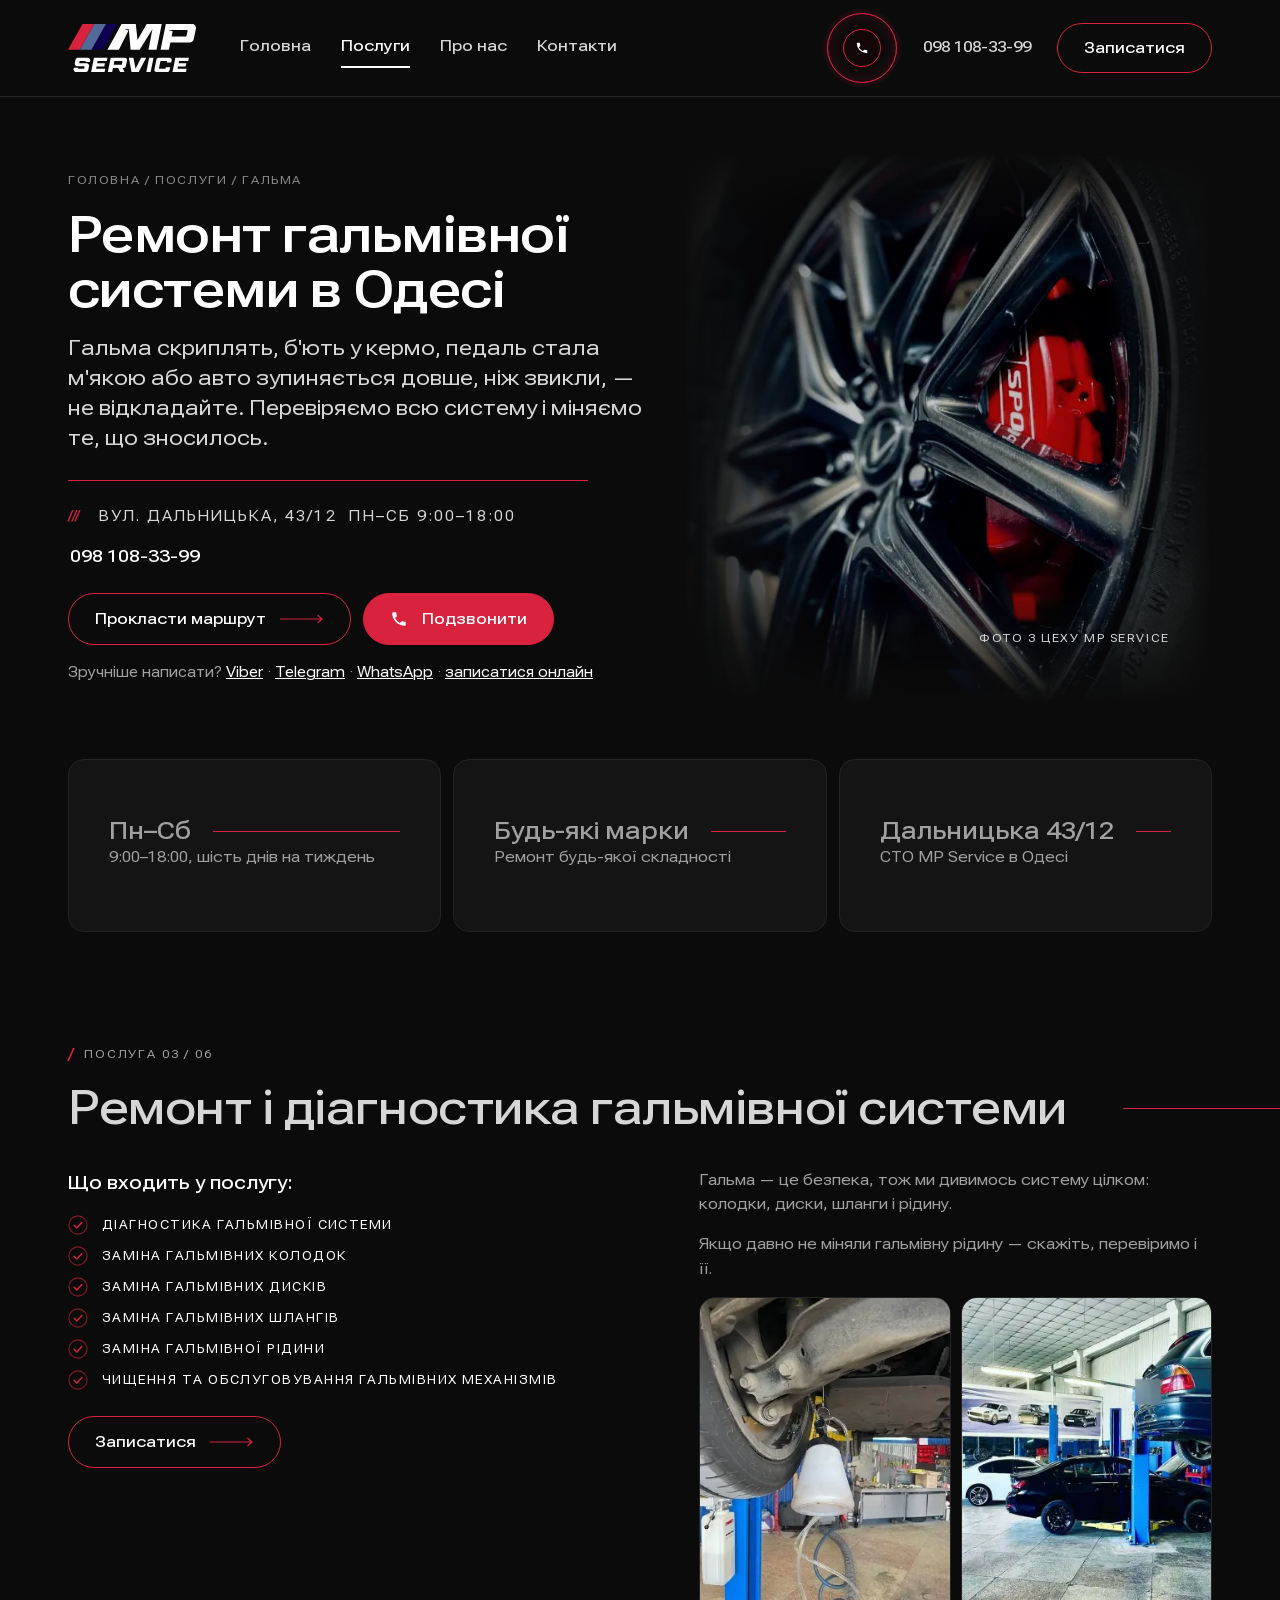
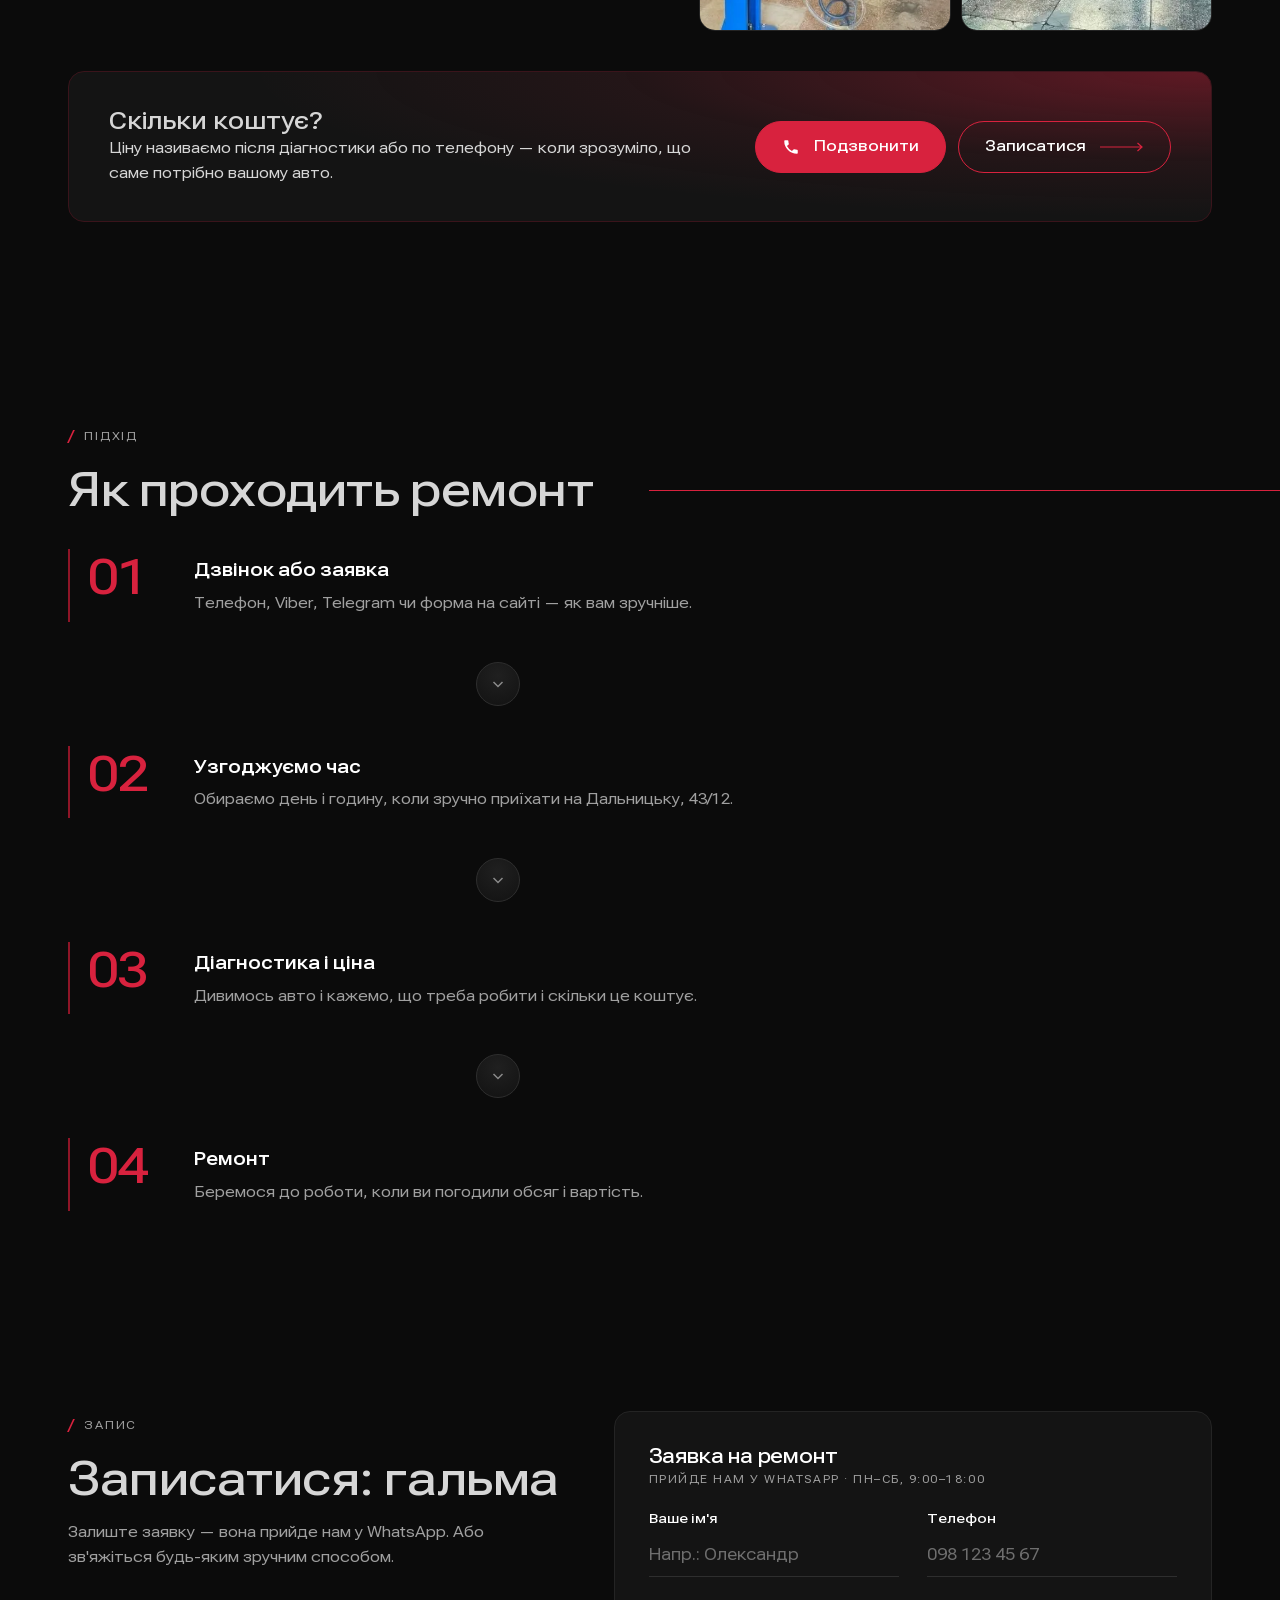
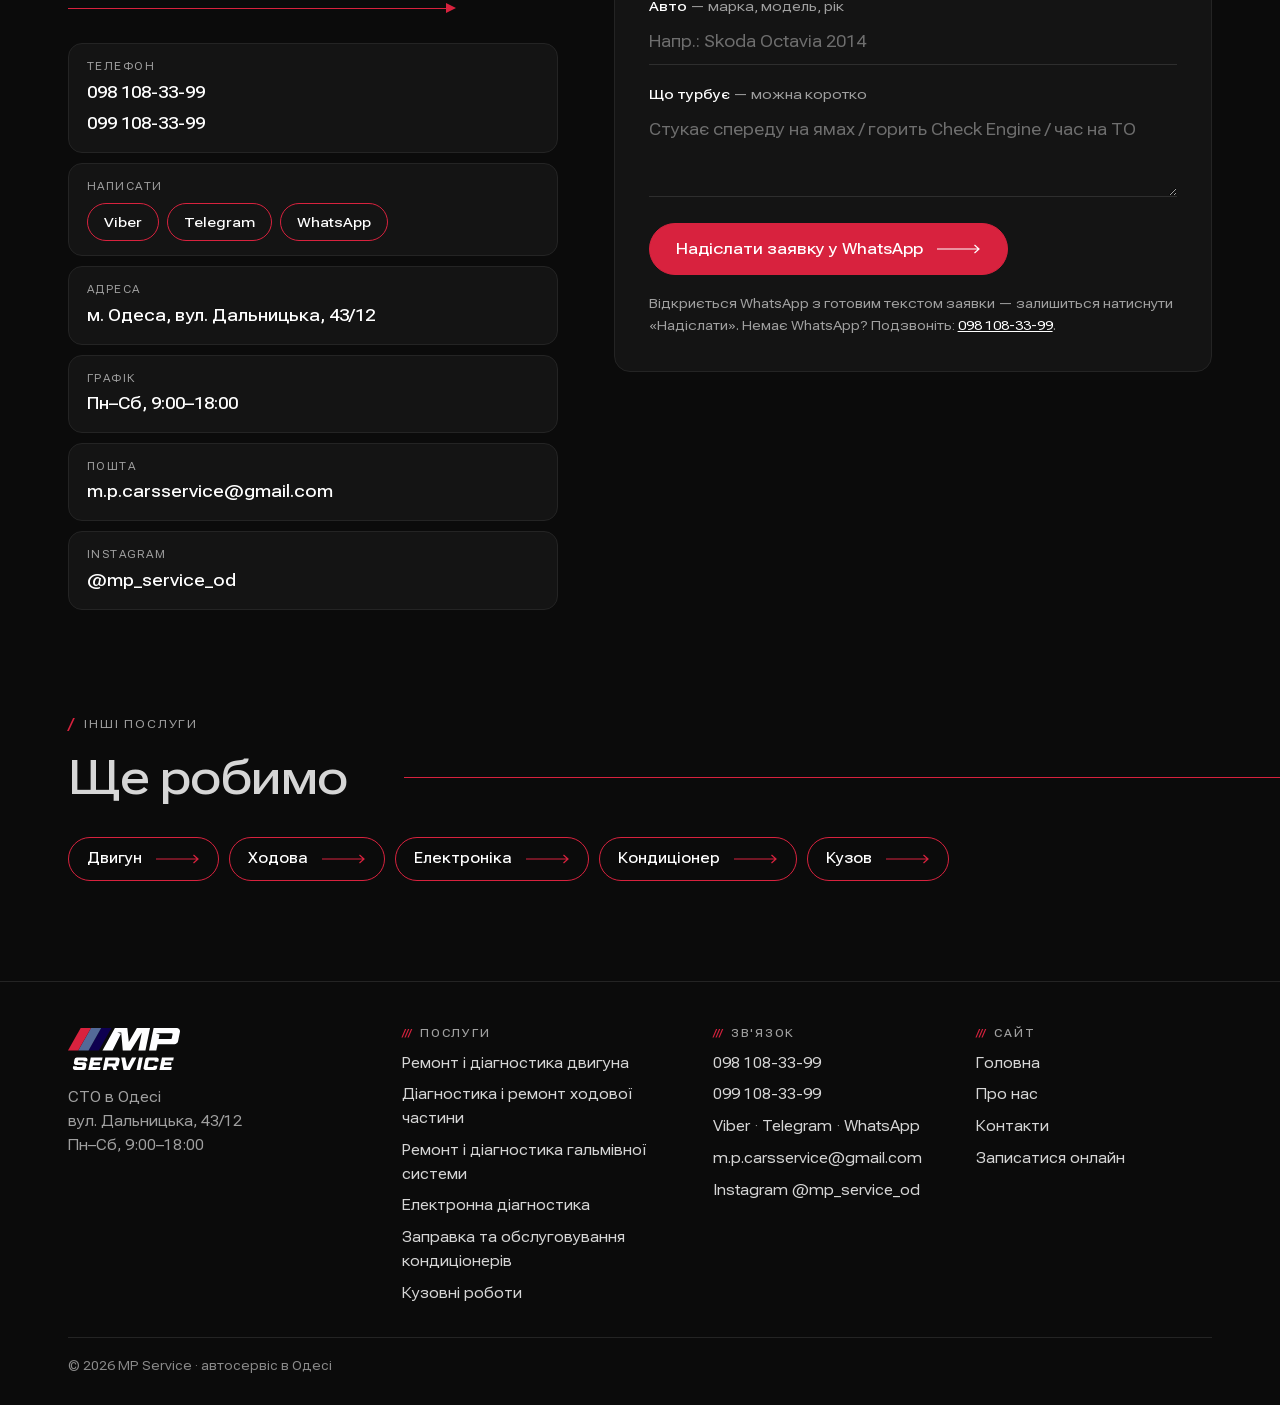
<file: mp-service/posluhy/remont-halmivnoi-systemy/index.html>
<!doctype html>
<html lang="uk">
<head>
<meta charset="utf-8">
<meta name="viewport" content="width=device-width, initial-scale=1">
<title>Ремонт гальм в Одесі — колодки, диски, гальмівна рідина | MP Service</title>
<meta name="description" content="Діагностика і ремонт гальм в Одесі: заміна колодок, дисків, шлангів, гальмівної рідини. Вул. Дальницька, 43/12, Пн–Сб 9:00–18:00. ☎ 098 108-33-99.">
<meta name="robots" content="noindex, nofollow">
<meta name="theme-color" content="#0b0b0b">
<meta property="og:type" content="website">
<meta property="og:locale" content="uk_UA">
<meta property="og:site_name" content="MP Service">
<meta property="og:title" content="Ремонт гальм в Одесі — колодки, диски, гальмівна рідина | MP Service">
<meta property="og:description" content="Діагностика і ремонт гальм в Одесі: заміна колодок, дисків, шлангів, гальмівної рідини. Вул. Дальницька, 43/12, Пн–Сб 9:00–18:00. ☎ 098 108-33-99.">
<link rel="icon" href="../../img/favicon.svg" type="image/svg+xml">
<link rel="preload" href="../../fonts/roboto-flex-wide-cyrillic.woff2" as="font" type="font/woff2" crossorigin>
<link rel="preload" href="../../fonts/roboto-flex-wide-latin.woff2" as="font" type="font/woff2" crossorigin>
<link rel="preload" as="image" href="../../img/work-brake-caliper.webp" fetchpriority="high">
<link rel="stylesheet" href="../../assets/style.css">
<script type="application/ld+json">
{
 "@context": "https://schema.org",
 "@graph": [
  {
   "@type": "AutoRepair",
   "@id": "https://mp-service.od.ua/#business",
   "name": "MP Service",
   "url": "https://mp-service.od.ua/",
   "logo": "https://mp-service.od.ua/img/logo.svg",
   "image": "https://mp-service.od.ua/img/logo.svg",
   "telephone": "+380981083399",
   "email": "m.p.carsservice@gmail.com",
   "contactPoint": [
    {
     "@type": "ContactPoint",
     "telephone": "+380981083399",
     "contactType": "customer service",
     "availableLanguage": [
      "uk",
      "ru"
     ]
    },
    {
     "@type": "ContactPoint",
     "telephone": "+380991083399",
     "contactType": "customer service",
     "availableLanguage": [
      "uk",
      "ru"
     ]
    }
   ],
   "address": {
    "@type": "PostalAddress",
    "streetAddress": "вул. Дальницька, 43/12",
    "addressLocality": "Одеса",
    "addressRegion": "Одеська область",
    "addressCountry": "UA"
   },
   "areaServed": {
    "@type": "City",
    "name": "Одеса"
   },
   "openingHoursSpecification": [
    {
     "@type": "OpeningHoursSpecification",
     "dayOfWeek": [
      "Monday",
      "Tuesday",
      "Wednesday",
      "Thursday",
      "Friday",
      "Saturday"
     ],
     "opens": "09:00",
     "closes": "18:00"
    }
   ],
   "sameAs": [
    "https://www.instagram.com/mp_service_od/",
    "https://t.me/m_pservice"
   ]
  },
  {
   "@type": "Service",
   "name": "Ремонт і діагностика гальмівної системи",
   "url": "https://mp-service.od.ua/posluhy/remont-halmivnoi-systemy",
   "serviceType": "Ремонт і діагностика гальмівної системи",
   "provider": {
    "@id": "https://mp-service.od.ua/#business"
   },
   "areaServed": {
    "@type": "City",
    "name": "Одеса"
   }
  },
  {
   "@type": "BreadcrumbList",
   "itemListElement": [
    {
     "@type": "ListItem",
     "position": 1,
     "name": "Головна",
     "item": "https://mp-service.od.ua/"
    },
    {
     "@type": "ListItem",
     "position": 2,
     "name": "Ремонт і діагностика гальмівної системи",
     "item": "https://mp-service.od.ua/posluhy/remont-halmivnoi-systemy"
    }
   ]
  }
 ]
}
</script>
</head>
<body>
<a class="skip" href="#main">До змісту</a>
<header class="site-header">
 <div class="wrap">
  <a class="logo" href="../../" aria-label="MP Service — на головну"><img src="../../img/logo-light.svg" alt="MP Service" width="128" height="49"></a>
  <nav class="nav" aria-label="Головне меню"><a href="../../">Головна</a><a href="../../#posluhy" aria-current="page">Послуги</a><a href="../../pro-nas/">Про нас</a><a href="../../kontakty/">Контакти</a></nav>
  <div class="header-actions">
   <a class="ring" href="tel:+380981083399" aria-label="Подзвонити 098 108-33-99"><svg viewBox="0 0 24 24" aria-hidden="true" fill="currentColor"><path d="M6.6 10.8a15.1 15.1 0 0 0 6.6 6.6l2.2-2.2c.3-.3.7-.4 1-.2 1.1.4 2.3.6 3.6.6.6 0 1 .4 1 1V20c0 .6-.4 1-1 1A17 17 0 0 1 3 4c0-.6.4-1 1-1h3.5c.6 0 1 .4 1 1 0 1.3.2 2.5.6 3.6.1.3 0 .7-.2 1z"/></svg></a>
   <a class="header-phone" href="tel:+380981083399">098 108-33-99</a>
   <a class="pill header-book" href="#zapys">Записатися</a>
   <button class="menu-btn" type="button" aria-expanded="false" aria-controls="mobile-nav" aria-label="Меню"><span></span></button>
  </div>
 </div>
 <nav class="mobile-nav" id="mobile-nav" aria-label="Меню"><a href="../../">Головна</a><a href="../../#posluhy" aria-current="page">Послуги</a><a href="../../pro-nas/">Про нас</a><a href="../../kontakty/">Контакти</a><a href="#zapys">Записатися онлайн</a></nav>
</header>
<main id="main">
<section class="hero hero--inner">
 <div class="wrap">
  <div class="hero__text">
   <p class="crumbs"><a href="../../">Головна</a> / <a href="../../#posluhy">Послуги</a> / Гальма</p><h1>Ремонт гальмівної системи в Одесі</h1>
   <p class="hero__sub">Гальма скриплять, б'ють у кермо, педаль стала м'якою або авто зупиняється довше, ніж звикли, — не відкладайте. Перевіряємо всю систему і міняємо те, що зносилось.</p>
   <hr class="redline">
   <p class="addr caps"><i>///</i><span><span>вул. Дальницька, 43/12</span><span>Пн–Сб 9:00–18:00</span></span></p>
   <a class="hero__phone" href="tel:+380981083399">098 108-33-99</a>
   <div class="hero__actions">
    <a class="pill" href="https://www.google.com/maps/search/?api=1&amp;query=%D0%B2%D1%83%D0%BB.+%D0%94%D0%B0%D0%BB%D1%8C%D0%BD%D0%B8%D1%86%D1%8C%D0%BA%D0%B0%2C+43%2F12%2C+%D0%9E%D0%B4%D0%B5%D1%81%D0%B0" target="_blank" rel="noopener">Прокласти маршрут <svg class="arrow" viewBox="0 0 44 10" fill="none" stroke="currentColor" stroke-width="1.2" aria-hidden="true"><path d="M0 5h42M37.5 1l4.5 4-4.5 4"/></svg></a>
    <a class="pill pill--solid" href="tel:+380981083399"><svg class="ico" viewBox="0 0 24 24" aria-hidden="true" fill="currentColor"><path d="M6.6 10.8a15.1 15.1 0 0 0 6.6 6.6l2.2-2.2c.3-.3.7-.4 1-.2 1.1.4 2.3.6 3.6.6.6 0 1 .4 1 1V20c0 .6-.4 1-1 1A17 17 0 0 1 3 4c0-.6.4-1 1-1h3.5c.6 0 1 .4 1 1 0 1.3.2 2.5.6 3.6.1.3 0 .7-.2 1z"/></svg> Подзвонити</a>
   </div>
   <p class="hero__alt">Зручніше написати? <a href="viber://chat?number=%2B380981083399">Viber</a> · <a href="https://t.me/m_pservice">Telegram</a> · <a href="https://api.whatsapp.com/send?phone=380981083399">WhatsApp</a> · <a href="#zapys">записатися онлайн</a></p>
  </div>
  <figure class="hero__media"><img src="../../img/work-brake-caliper.webp" alt="Колесо з гальмівним супортом у цеху MP Service" width="720" height="900" fetchpriority="high"><figcaption>Фото з цеху MP Service</figcaption></figure>
 </div>
</section>
<section class="stats" aria-label="Коротко"><div class="wrap"><div class="stat" data-reveal><p class="stat__t">Пн–Сб</p><p>9:00–18:00, шість днів на тиждень</p></div><div class="stat" data-reveal><p class="stat__t">Будь-які марки</p><p>Ремонт будь-якої складності</p></div><div class="stat" data-reveal><p class="stat__t">Дальницька 43/12</p><p>СТО MP Service в Одесі</p></div></div></section>
<section class="section">
 <div class="wrap">
  <div class="sec-head" data-reveal><div class="sec-kicker"><i>/</i>Послуга 03 / 06</div><div class="sec-title"><h2>Ремонт і діагностика гальмівної системи</h2></div></div>
  <div class="two">
   <div data-reveal>
    <p class="incl-title">Що входить у послугу:</p>
    <ul class="incl"><li><svg class="check" viewBox="0 0 22 22" fill="none" stroke="currentColor" aria-hidden="true"><circle cx="11" cy="11" r="10" stroke-opacity=".6" stroke-width="1.2"/><path d="M6.8 11.3l2.9 2.9 5.6-6" stroke-width="1.6" stroke-linecap="round" stroke-linejoin="round"/></svg><span>Діагностика гальмівної системи</span></li><li><svg class="check" viewBox="0 0 22 22" fill="none" stroke="currentColor" aria-hidden="true"><circle cx="11" cy="11" r="10" stroke-opacity=".6" stroke-width="1.2"/><path d="M6.8 11.3l2.9 2.9 5.6-6" stroke-width="1.6" stroke-linecap="round" stroke-linejoin="round"/></svg><span>Заміна гальмівних колодок</span></li><li><svg class="check" viewBox="0 0 22 22" fill="none" stroke="currentColor" aria-hidden="true"><circle cx="11" cy="11" r="10" stroke-opacity=".6" stroke-width="1.2"/><path d="M6.8 11.3l2.9 2.9 5.6-6" stroke-width="1.6" stroke-linecap="round" stroke-linejoin="round"/></svg><span>Заміна гальмівних дисків</span></li><li><svg class="check" viewBox="0 0 22 22" fill="none" stroke="currentColor" aria-hidden="true"><circle cx="11" cy="11" r="10" stroke-opacity=".6" stroke-width="1.2"/><path d="M6.8 11.3l2.9 2.9 5.6-6" stroke-width="1.6" stroke-linecap="round" stroke-linejoin="round"/></svg><span>Заміна гальмівних шлангів</span></li><li><svg class="check" viewBox="0 0 22 22" fill="none" stroke="currentColor" aria-hidden="true"><circle cx="11" cy="11" r="10" stroke-opacity=".6" stroke-width="1.2"/><path d="M6.8 11.3l2.9 2.9 5.6-6" stroke-width="1.6" stroke-linecap="round" stroke-linejoin="round"/></svg><span>Заміна гальмівної рідини</span></li><li><svg class="check" viewBox="0 0 22 22" fill="none" stroke="currentColor" aria-hidden="true"><circle cx="11" cy="11" r="10" stroke-opacity=".6" stroke-width="1.2"/><path d="M6.8 11.3l2.9 2.9 5.6-6" stroke-width="1.6" stroke-linecap="round" stroke-linejoin="round"/></svg><span>Чищення та обслуговування гальмівних механізмів</span></li></ul>
    <a class="pill" href="#zapys">Записатися <svg class="arrow" viewBox="0 0 44 10" fill="none" stroke="currentColor" stroke-width="1.2" aria-hidden="true"><path d="M0 5h42M37.5 1l4.5 4-4.5 4"/></svg></a>
   </div>
   <div>
    <div class="prose" data-reveal><p>Гальма — це безпека, тож ми дивимось систему цілком: колодки, диски, шланги і рідину.</p><p>Якщо давно не міняли гальмівну рідину — скажіть, перевіримо і її.</p></div>
    <div class="photo-pair" data-reveal>
     <figure><img src="../../img/brakes.webp" alt="Заміна гальмівної рідини в цеху MP Service" width="350" height="467" loading="lazy" decoding="async"></figure>
     <figure><img src="../../img/shop-lifts-sm.webp" alt="Цех MP Service з підйомниками" width="400" height="400" loading="lazy" decoding="async"></figure>
    </div>
   </div>
  </div>
  <div style="margin-top:40px"><div class="cta-card" data-reveal>
 <div><p class="cta-card__t">Скільки коштує?</p>
  <p>Ціну називаємо після діагностики або по телефону — коли зрозуміло, що саме потрібно вашому авто.</p></div>
 <div class="cta-card__actions">
  <a class="pill pill--solid" href="tel:+380981083399"><svg class="ico" viewBox="0 0 24 24" aria-hidden="true" fill="currentColor"><path d="M6.6 10.8a15.1 15.1 0 0 0 6.6 6.6l2.2-2.2c.3-.3.7-.4 1-.2 1.1.4 2.3.6 3.6.6.6 0 1 .4 1 1V20c0 .6-.4 1-1 1A17 17 0 0 1 3 4c0-.6.4-1 1-1h3.5c.6 0 1 .4 1 1 0 1.3.2 2.5.6 3.6.1.3 0 .7-.2 1z"/></svg> Подзвонити</a>
  <a class="pill" href="#zapys">Записатися <svg class="arrow" viewBox="0 0 44 10" fill="none" stroke="currentColor" stroke-width="1.2" aria-hidden="true"><path d="M0 5h42M37.5 1l4.5 4-4.5 4"/></svg></a>
 </div>
</div></div>
 </div>
</section>
<section class="section">
 <div class="wrap">
  <div class="sec-head" data-reveal><div class="sec-kicker"><i>/</i>Підхід</div><div class="sec-title"><h2>Як проходить ремонт</h2></div></div>
  <ol class="steps"><li class="step" data-reveal><div><b>Дзвінок або заявка</b><p>Телефон, Viber, Telegram чи форма на сайті — як вам зручніше.</p></div></li><li class="chev" aria-hidden="true"><span><svg viewBox="0 0 16 16" fill="none" stroke="currentColor" stroke-width="1.5"><path d="M3.5 6l4.5 4.5L12.5 6"/></svg></span></li><li class="step" data-reveal><div><b>Узгоджуємо час</b><p>Обираємо день і годину, коли зручно приїхати на Дальницьку, 43/12.</p></div></li><li class="chev" aria-hidden="true"><span><svg viewBox="0 0 16 16" fill="none" stroke="currentColor" stroke-width="1.5"><path d="M3.5 6l4.5 4.5L12.5 6"/></svg></span></li><li class="step" data-reveal><div><b>Діагностика і ціна</b><p>Дивимось авто і кажемо, що треба робити і скільки це коштує.</p></div></li><li class="chev" aria-hidden="true"><span><svg viewBox="0 0 16 16" fill="none" stroke="currentColor" stroke-width="1.5"><path d="M3.5 6l4.5 4.5L12.5 6"/></svg></span></li><li class="step" data-reveal><div><b>Ремонт</b><p>Беремося до роботи, коли ви погодили обсяг і вартість.</p></div></li></ol>
 </div>
</section>
<section class="section" id="zapys">
 <div class="wrap">
  <div class="book">
   <div class="book__intro">
    <div class="sec-head" data-reveal><div class="sec-kicker"><i>/</i>Запис</div><div class="sec-title"><h2>Записатися: гальма</h2></div><p>Залиште заявку — вона прийде нам у WhatsApp. Або зв'яжіться будь-яким зручним способом.</p></div>
    <div class="book__line" aria-hidden="true"><svg viewBox="0 0 10 10" fill="currentColor"><path d="M0 0l10 5-10 5z"/></svg></div>
    <ul class="contact-list" data-reveal>
 <li><span class="caps">Телефон</span><a href="tel:+380981083399">098 108-33-99</a><a href="tel:+380991083399">099 108-33-99</a></li>
 <li><span class="caps">Написати</span><span class="chips"><a href="viber://chat?number=%2B380981083399">Viber</a><a href="https://t.me/m_pservice">Telegram</a><a href="https://api.whatsapp.com/send?phone=380981083399">WhatsApp</a></span></li>
 <li><span class="caps">Адреса</span><strong>м. Одеса, вул. Дальницька, 43/12</strong></li>
 <li><span class="caps">Графік</span><strong>Пн–Сб, 9:00–18:00</strong></li>
 <li><span class="caps">Пошта</span><a href="mailto:m.p.carsservice@gmail.com">m.p.carsservice@gmail.com</a></li>
 <li><span class="caps">Instagram</span><a href="https://www.instagram.com/mp_service_od/">@mp_service_od</a></li>
</ul>
   </div>
   <div><div class="form-card" data-reveal>
 <h3>Заявка на ремонт</h3>
 <p class="caps">Прийде нам у WhatsApp · Пн–Сб, 9:00–18:00</p>
 <form class="booking" novalidate>
  <input type="hidden" name="service" value="Ремонт і діагностика гальмівної системи">
  <div class="field">
   <label for="f-name">Ваше ім'я</label>
   <input id="f-name" name="name" type="text" autocomplete="name" required minlength="2" placeholder="Напр.: Олександр">
   <div class="err" role="alert">Вкажіть, як до вас звертатись.</div>
  </div>
  <div class="field">
   <label for="f-phone">Телефон</label>
   <input id="f-phone" name="phone" type="tel" inputmode="tel" autocomplete="tel" required placeholder="098 123 45 67">
   <div class="err" role="alert">Перевірте номер: 10 цифр, напр. 098 123 45 67.</div>
  </div>
  <div class="field field--wide">
   <label for="f-car">Авто <i>— марка, модель, рік</i></label>
   <input id="f-car" name="car" type="text" placeholder="Напр.: Skoda Octavia 2014">
  </div>
  <div class="field field--wide">
   <label for="f-issue">Що турбує <i>— можна коротко</i></label>
   <textarea id="f-issue" name="issue" rows="3" placeholder="Стукає спереду на ямах / горить Check Engine / час на ТО"></textarea>
  </div>
  <button class="pill pill--solid pill--block" type="submit">Надіслати заявку у WhatsApp <svg class="arrow" viewBox="0 0 44 10" fill="none" stroke="currentColor" stroke-width="1.2" aria-hidden="true"><path d="M0 5h42M37.5 1l4.5 4-4.5 4"/></svg></button>
  <p class="form-note">Відкриється WhatsApp з готовим текстом заявки — залишиться натиснути «Надіслати». Немає WhatsApp? Подзвоніть: <a href="tel:+380981083399">098 108-33-99</a>.</p>
  <p class="form-ok" role="status">WhatsApp відкрито в новій вкладці. Не відкрився — подзвоніть <a href="tel:+380981083399">098 108-33-99</a>, ми на зв'язку Пн–Сб, 9:00–18:00.</p>
 </form>
</div></div>
  </div>
 </div>
</section>
<section class="section" style="padding-top:0">
 <div class="wrap">
  <div class="sec-head" data-reveal><div class="sec-kicker"><i>/</i>Інші послуги</div><div class="sec-title"><h2>Ще робимо</h2></div></div>
  <ul class="other-svc" data-reveal><li><a class="pill" href="../remont-dvyhuna/">Двигун <svg class="arrow" viewBox="0 0 44 10" fill="none" stroke="currentColor" stroke-width="1.2" aria-hidden="true"><path d="M0 5h42M37.5 1l4.5 4-4.5 4"/></svg></a></li><li><a class="pill" href="../diahnostyka-khodovoi/">Ходова <svg class="arrow" viewBox="0 0 44 10" fill="none" stroke="currentColor" stroke-width="1.2" aria-hidden="true"><path d="M0 5h42M37.5 1l4.5 4-4.5 4"/></svg></a></li><li><a class="pill" href="../elektronna-diahnostyka/">Електроніка <svg class="arrow" viewBox="0 0 44 10" fill="none" stroke="currentColor" stroke-width="1.2" aria-hidden="true"><path d="M0 5h42M37.5 1l4.5 4-4.5 4"/></svg></a></li><li><a class="pill" href="../zapravka-kondytsionera/">Кондиціонер <svg class="arrow" viewBox="0 0 44 10" fill="none" stroke="currentColor" stroke-width="1.2" aria-hidden="true"><path d="M0 5h42M37.5 1l4.5 4-4.5 4"/></svg></a></li><li><a class="pill" href="../kuzovnyi-remont/">Кузов <svg class="arrow" viewBox="0 0 44 10" fill="none" stroke="currentColor" stroke-width="1.2" aria-hidden="true"><path d="M0 5h42M37.5 1l4.5 4-4.5 4"/></svg></a></li></ul>
 </div>
</section>
</main>
<footer class="site-footer">
 <div class="wrap">
  <div class="foot-grid">
   <div><a class="logo" href="../../"><img src="../../img/logo-light.svg" alt="MP Service" width="112" height="43" loading="lazy"></a>
    <p style="margin-top:16px">СТО в Одесі<br>вул. Дальницька, 43/12<br>Пн–Сб, 9:00–18:00</p></div>
   <div><h2 class="foot-h">Послуги</h2><ul><li><a href="../../posluhy/remont-dvyhuna/">Ремонт і діагностика двигуна</a></li><li><a href="../../posluhy/diahnostyka-khodovoi/">Діагностика і ремонт ходової частини</a></li><li><a href="../../posluhy/remont-halmivnoi-systemy/">Ремонт і діагностика гальмівної системи</a></li><li><a href="../../posluhy/elektronna-diahnostyka/">Електронна діагностика</a></li><li><a href="../../posluhy/zapravka-kondytsionera/">Заправка та обслуговування кондиціонерів</a></li><li><a href="../../posluhy/kuzovnyi-remont/">Кузовні роботи</a></li></ul></div>
   <div><h2 class="foot-h">Зв'язок</h2><ul>
    <li><a href="tel:+380981083399">098 108-33-99</a></li><li><a href="tel:+380991083399">099 108-33-99</a></li>
    <li><a href="viber://chat?number=%2B380981083399">Viber</a> · <a href="https://t.me/m_pservice">Telegram</a> · <a href="https://api.whatsapp.com/send?phone=380981083399">WhatsApp</a></li>
    <li><a href="mailto:m.p.carsservice@gmail.com">m.p.carsservice@gmail.com</a></li><li><a href="https://www.instagram.com/mp_service_od/">Instagram @mp_service_od</a></li></ul></div>
   <div><h2 class="foot-h">Сайт</h2><ul><li><a href="../../">Головна</a></li><li><a href="../../pro-nas/">Про нас</a></li><li><a href="../../kontakty/">Контакти</a></li><li><a href="#zapys">Записатися онлайн</a></li></ul></div>
  </div>
  <div class="foot-bottom">© 2026 MP Service · автосервіс в Одесі</div>
 </div>
</footer>
<nav class="actionbar" aria-label="Швидкий зв'язок">
 <a class="ab-call" href="tel:+380981083399"><svg viewBox="0 0 24 24" aria-hidden="true" fill="currentColor"><path d="M6.6 10.8a15.1 15.1 0 0 0 6.6 6.6l2.2-2.2c.3-.3.7-.4 1-.2 1.1.4 2.3.6 3.6.6.6 0 1 .4 1 1V20c0 .6-.4 1-1 1A17 17 0 0 1 3 4c0-.6.4-1 1-1h3.5c.6 0 1 .4 1 1 0 1.3.2 2.5.6 3.6.1.3 0 .7-.2 1z"/></svg><span>Подзвонити</span></a>
 <a href="viber://chat?number=%2B380981083399"><svg viewBox="0 0 24 24" aria-hidden="true" fill="none" stroke="currentColor" stroke-width="1.8" stroke-linecap="round" stroke-linejoin="round"><path d="M12 2.8c5.3 0 8.6 2.4 8.6 8.1 0 5.6-3.3 8-8.6 8-.9 0-1.7-.1-2.5-.2L6.4 21v-3.1C4.4 16.6 3.4 14.3 3.4 10.9 3.4 5.2 6.7 2.8 12 2.8z"/><path d="M9.2 7.4c.4 0 .7.2.9.6l.5 1.2c.1.3 0 .7-.2.9l-.4.4c.5 1.1 1.4 2 2.5 2.5l.4-.4c.2-.2.6-.3.9-.2l1.2.5c.4.2.6.5.6.9 0 .9-.8 1.6-1.7 1.5-2.9-.4-5.2-2.7-5.6-5.6-.1-.9.6-1.7 1.5-1.7z" fill="currentColor" stroke="none"/></svg><span>Viber</span></a>
 <a href="https://t.me/m_pservice"><svg viewBox="0 0 24 24" aria-hidden="true" fill="currentColor"><path d="M21.4 3.6 2.9 10.8c-1.1.4-1 1.9.1 2.2l4.5 1.4 1.7 5.4c.2.8 1.2 1 1.8.4l2.5-2.4 4.6 3.4c.7.5 1.6.1 1.8-.7l3.1-15.1c.2-1-.8-1.8-1.6-1.4zM17.6 7.7l-7.9 7.1-.3 3.1-1.3-4.3 9.5-5.9z"/></svg><span>Telegram</span></a>
</nav>
<script src="../../assets/app.js" defer></script>
</body>
</html>
</file>
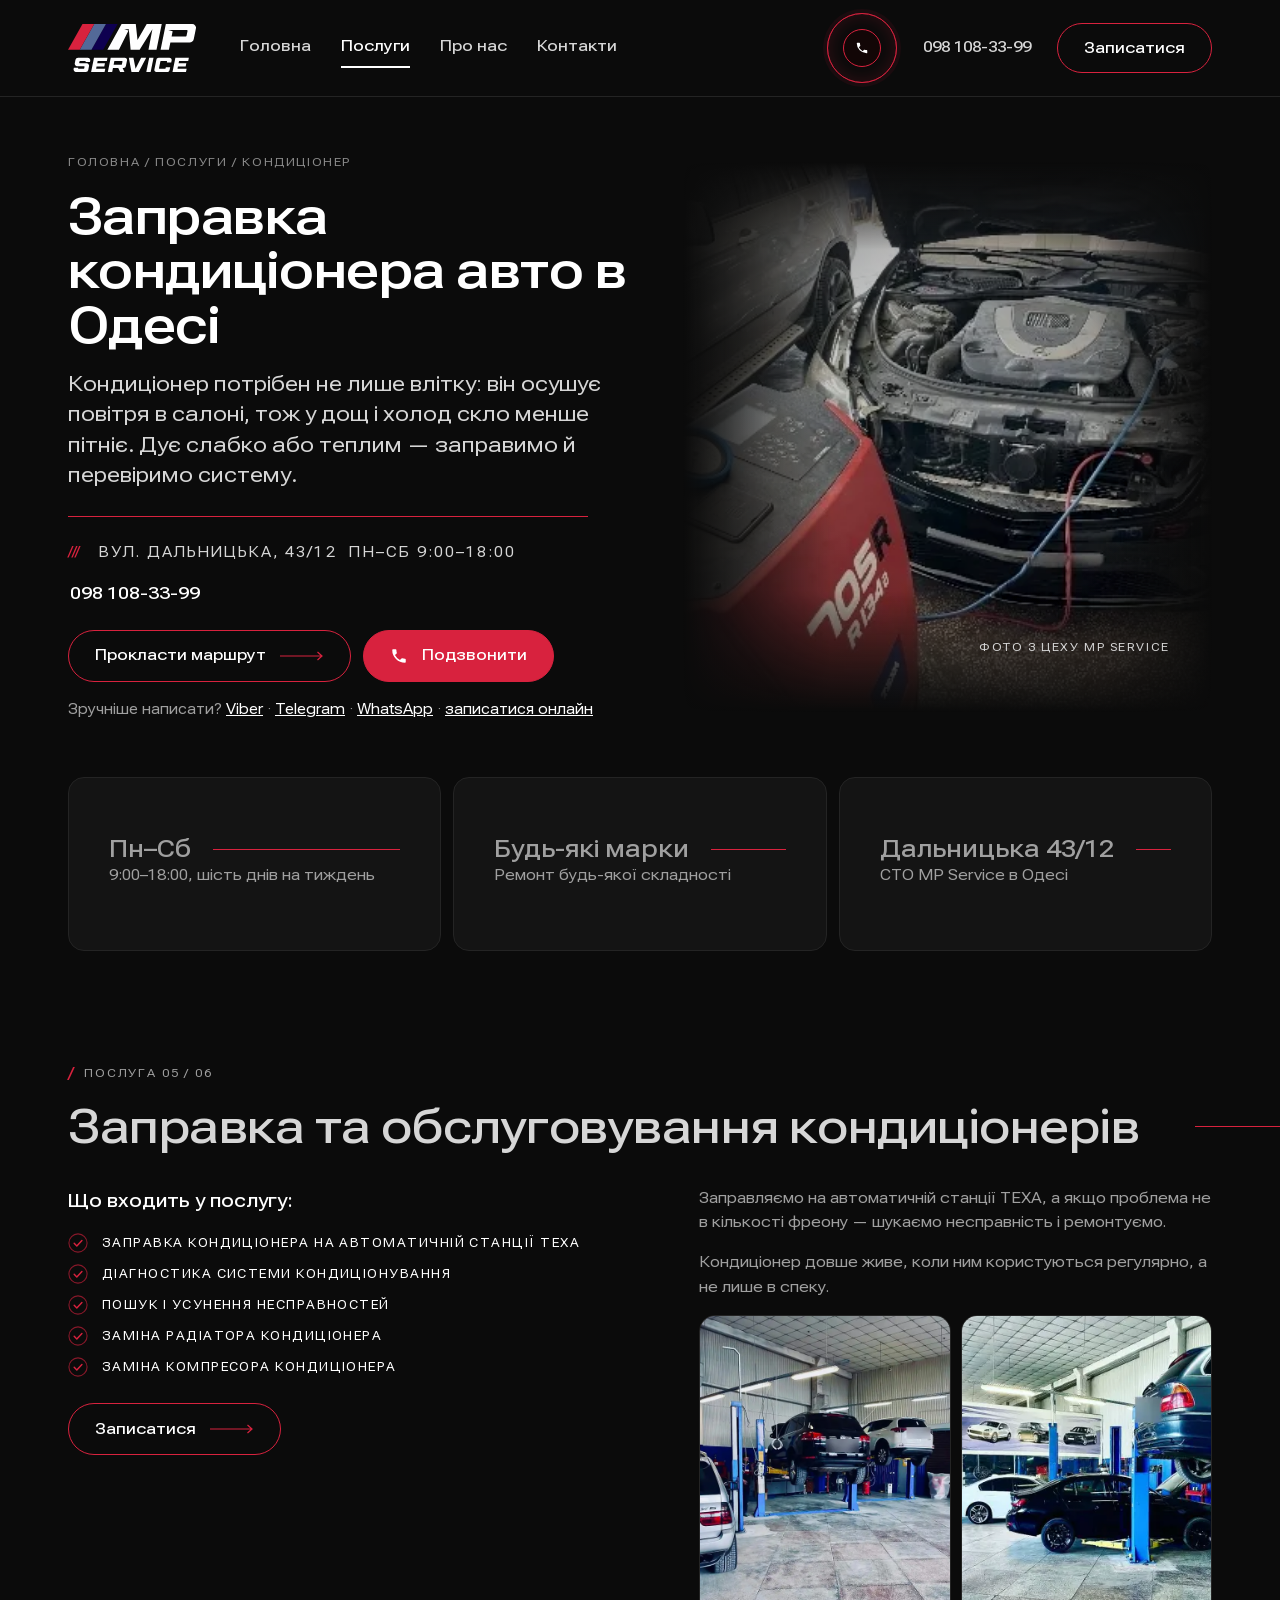
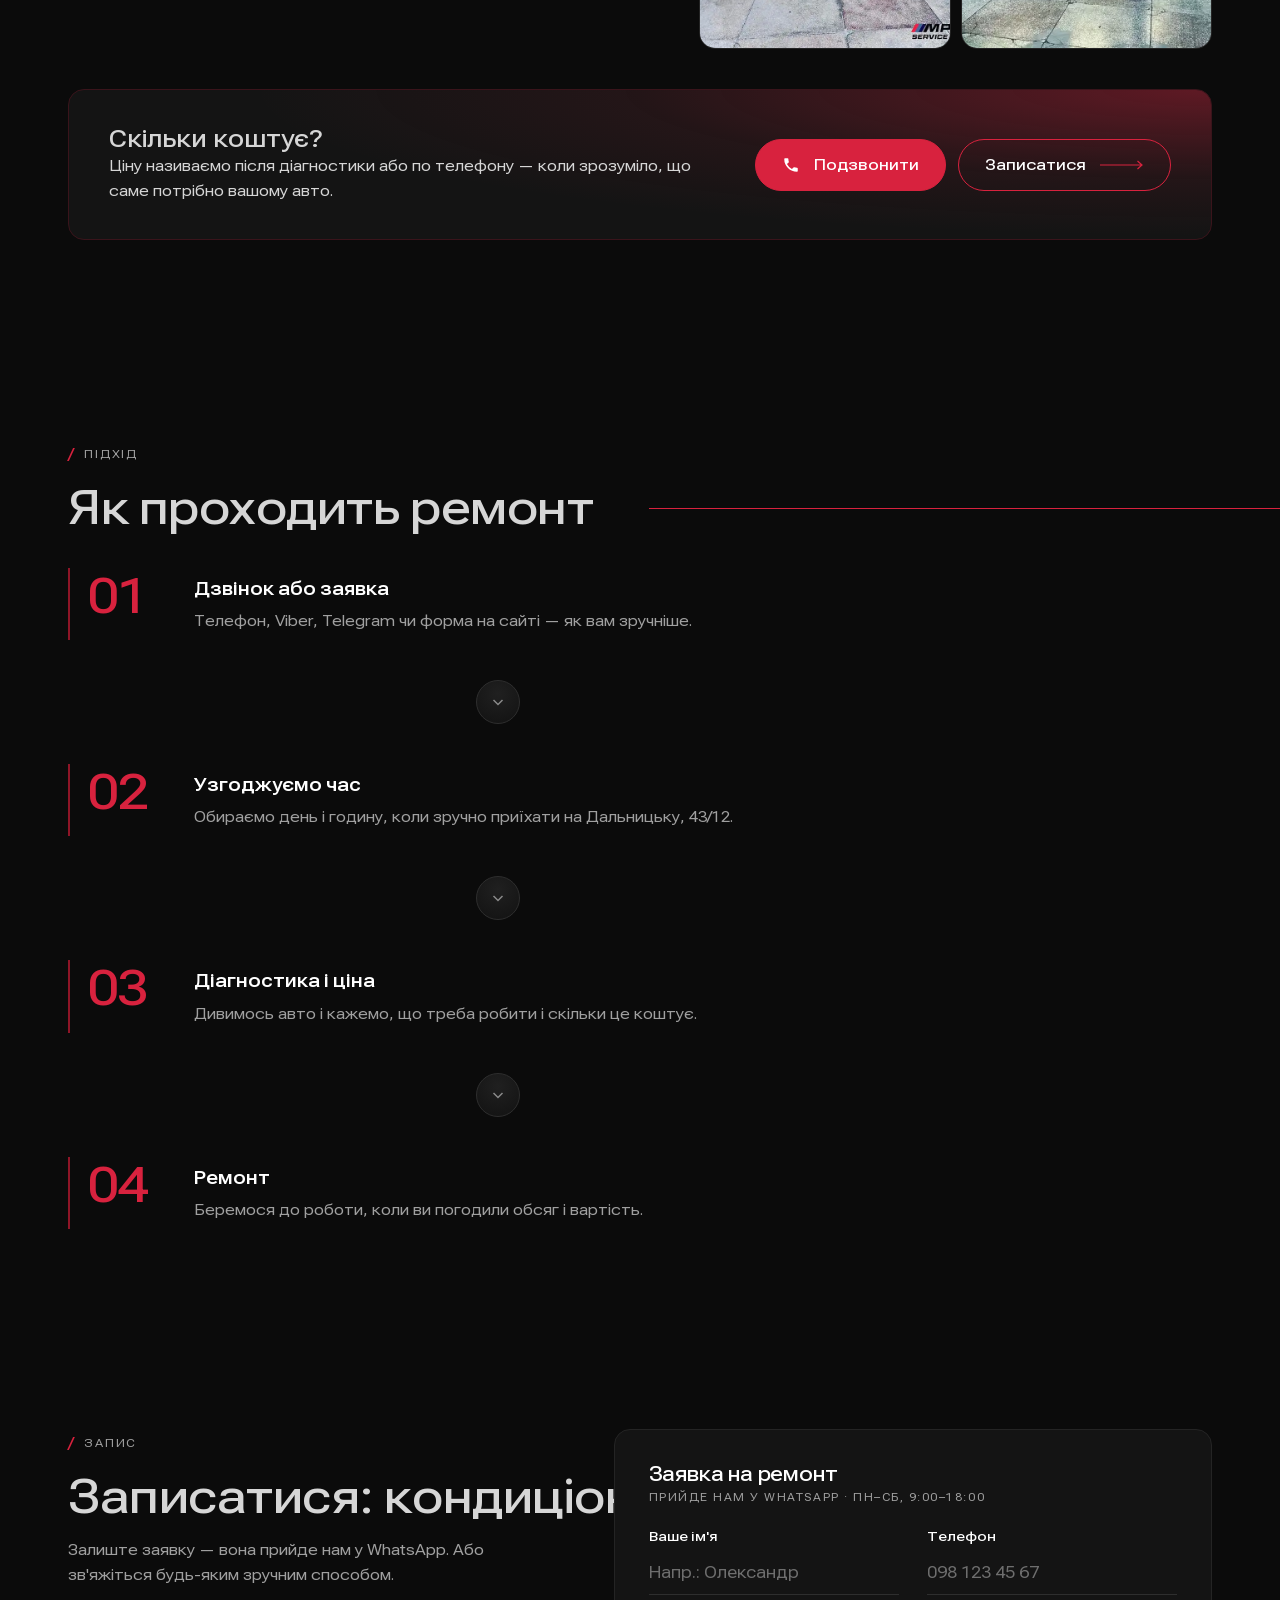
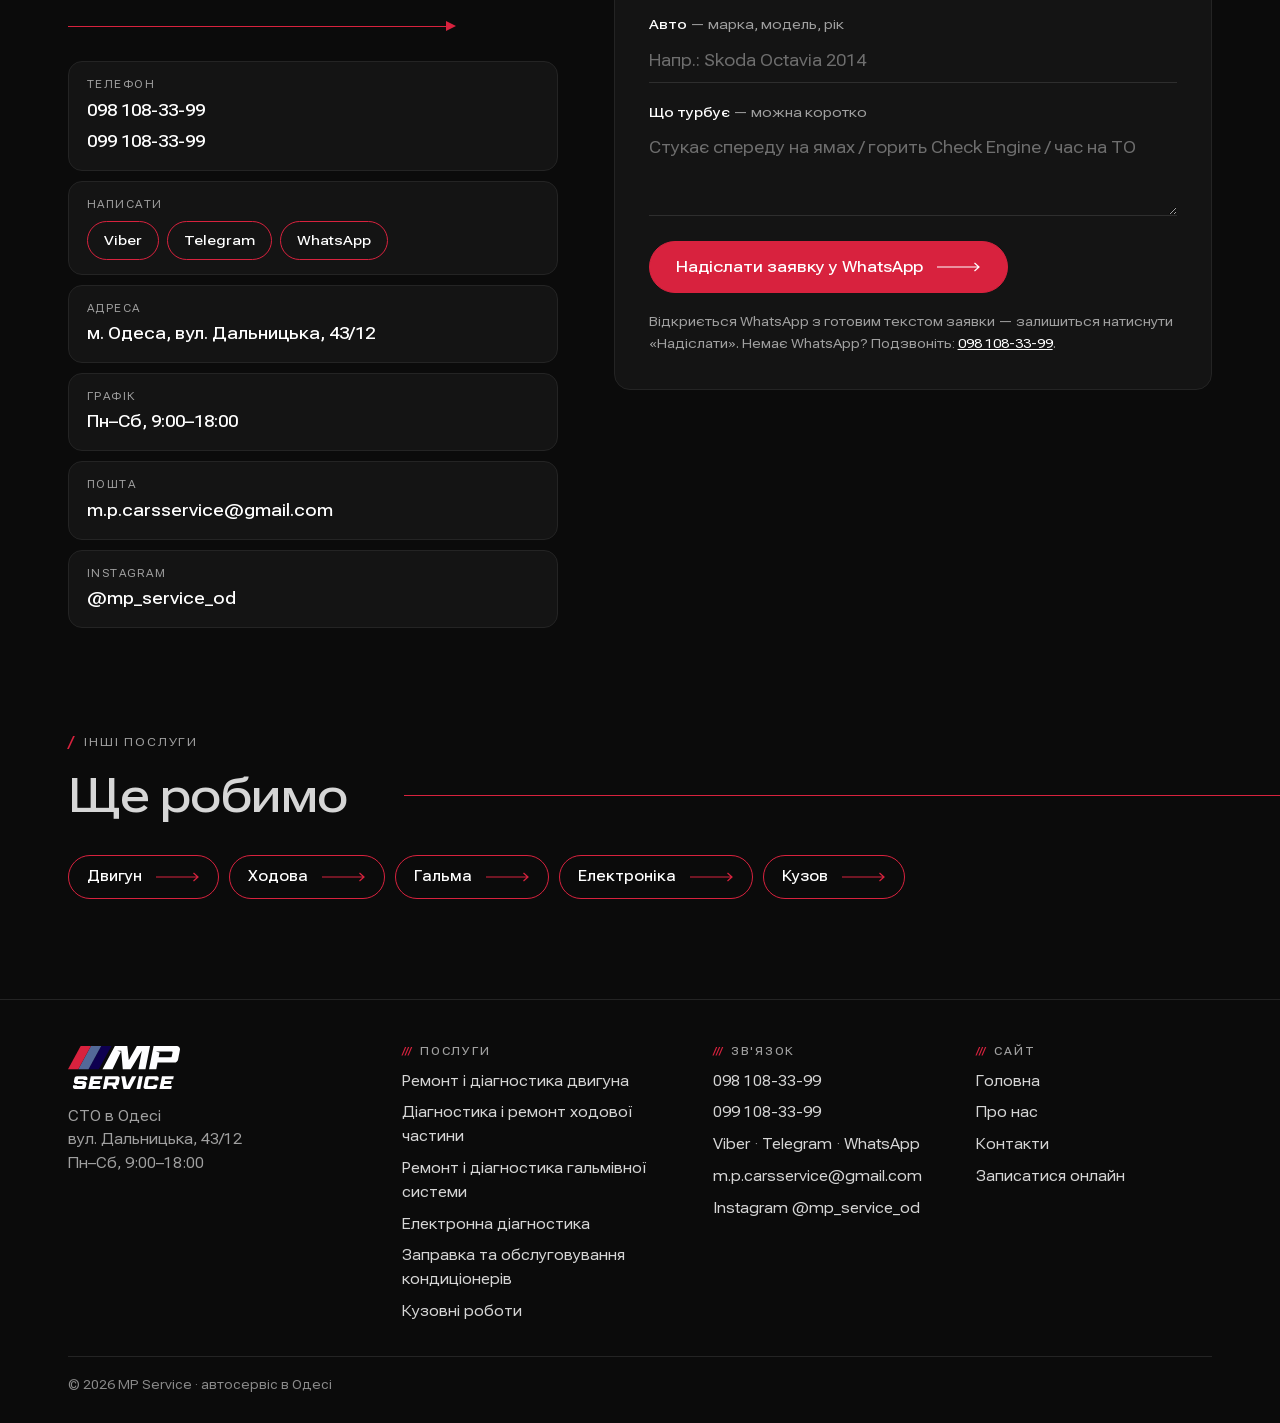
<file: mp-service/posluhy/zapravka-kondytsionera/index.html>
<!doctype html>
<html lang="uk">
<head>
<meta charset="utf-8">
<meta name="viewport" content="width=device-width, initial-scale=1">
<title>Заправка кондиціонера авто в Одесі | MP Service</title>
<meta name="description" content="Заправка і ремонт автокондиціонера в Одесі на станції TEXA: діагностика, заміна радіатора і компресора. Вул. Дальницька, 43/12. ☎ 098 108-33-99.">
<meta name="robots" content="noindex, nofollow">
<meta name="theme-color" content="#0b0b0b">
<meta property="og:type" content="website">
<meta property="og:locale" content="uk_UA">
<meta property="og:site_name" content="MP Service">
<meta property="og:title" content="Заправка кондиціонера авто в Одесі | MP Service">
<meta property="og:description" content="Заправка і ремонт автокондиціонера в Одесі на станції TEXA: діагностика, заміна радіатора і компресора. Вул. Дальницька, 43/12. ☎ 098 108-33-99.">
<link rel="icon" href="../../img/favicon.svg" type="image/svg+xml">
<link rel="preload" href="../../fonts/roboto-flex-wide-cyrillic.woff2" as="font" type="font/woff2" crossorigin>
<link rel="preload" href="../../fonts/roboto-flex-wide-latin.woff2" as="font" type="font/woff2" crossorigin>
<link rel="preload" as="image" href="../../img/ac-texa.webp" fetchpriority="high">
<link rel="stylesheet" href="../../assets/style.css">
<script type="application/ld+json">
{
 "@context": "https://schema.org",
 "@graph": [
  {
   "@type": "AutoRepair",
   "@id": "https://mp-service.od.ua/#business",
   "name": "MP Service",
   "url": "https://mp-service.od.ua/",
   "logo": "https://mp-service.od.ua/img/logo.svg",
   "image": "https://mp-service.od.ua/img/logo.svg",
   "telephone": "+380981083399",
   "email": "m.p.carsservice@gmail.com",
   "contactPoint": [
    {
     "@type": "ContactPoint",
     "telephone": "+380981083399",
     "contactType": "customer service",
     "availableLanguage": [
      "uk",
      "ru"
     ]
    },
    {
     "@type": "ContactPoint",
     "telephone": "+380991083399",
     "contactType": "customer service",
     "availableLanguage": [
      "uk",
      "ru"
     ]
    }
   ],
   "address": {
    "@type": "PostalAddress",
    "streetAddress": "вул. Дальницька, 43/12",
    "addressLocality": "Одеса",
    "addressRegion": "Одеська область",
    "addressCountry": "UA"
   },
   "areaServed": {
    "@type": "City",
    "name": "Одеса"
   },
   "openingHoursSpecification": [
    {
     "@type": "OpeningHoursSpecification",
     "dayOfWeek": [
      "Monday",
      "Tuesday",
      "Wednesday",
      "Thursday",
      "Friday",
      "Saturday"
     ],
     "opens": "09:00",
     "closes": "18:00"
    }
   ],
   "sameAs": [
    "https://www.instagram.com/mp_service_od/",
    "https://t.me/m_pservice"
   ]
  },
  {
   "@type": "Service",
   "name": "Заправка та обслуговування кондиціонерів",
   "url": "https://mp-service.od.ua/posluhy/zapravka-kondytsionera",
   "serviceType": "Заправка та обслуговування кондиціонерів",
   "provider": {
    "@id": "https://mp-service.od.ua/#business"
   },
   "areaServed": {
    "@type": "City",
    "name": "Одеса"
   }
  },
  {
   "@type": "BreadcrumbList",
   "itemListElement": [
    {
     "@type": "ListItem",
     "position": 1,
     "name": "Головна",
     "item": "https://mp-service.od.ua/"
    },
    {
     "@type": "ListItem",
     "position": 2,
     "name": "Заправка та обслуговування кондиціонерів",
     "item": "https://mp-service.od.ua/posluhy/zapravka-kondytsionera"
    }
   ]
  }
 ]
}
</script>
</head>
<body>
<a class="skip" href="#main">До змісту</a>
<header class="site-header">
 <div class="wrap">
  <a class="logo" href="../../" aria-label="MP Service — на головну"><img src="../../img/logo-light.svg" alt="MP Service" width="128" height="49"></a>
  <nav class="nav" aria-label="Головне меню"><a href="../../">Головна</a><a href="../../#posluhy" aria-current="page">Послуги</a><a href="../../pro-nas/">Про нас</a><a href="../../kontakty/">Контакти</a></nav>
  <div class="header-actions">
   <a class="ring" href="tel:+380981083399" aria-label="Подзвонити 098 108-33-99"><svg viewBox="0 0 24 24" aria-hidden="true" fill="currentColor"><path d="M6.6 10.8a15.1 15.1 0 0 0 6.6 6.6l2.2-2.2c.3-.3.7-.4 1-.2 1.1.4 2.3.6 3.6.6.6 0 1 .4 1 1V20c0 .6-.4 1-1 1A17 17 0 0 1 3 4c0-.6.4-1 1-1h3.5c.6 0 1 .4 1 1 0 1.3.2 2.5.6 3.6.1.3 0 .7-.2 1z"/></svg></a>
   <a class="header-phone" href="tel:+380981083399">098 108-33-99</a>
   <a class="pill header-book" href="#zapys">Записатися</a>
   <button class="menu-btn" type="button" aria-expanded="false" aria-controls="mobile-nav" aria-label="Меню"><span></span></button>
  </div>
 </div>
 <nav class="mobile-nav" id="mobile-nav" aria-label="Меню"><a href="../../">Головна</a><a href="../../#posluhy" aria-current="page">Послуги</a><a href="../../pro-nas/">Про нас</a><a href="../../kontakty/">Контакти</a><a href="#zapys">Записатися онлайн</a></nav>
</header>
<main id="main">
<section class="hero hero--inner">
 <div class="wrap">
  <div class="hero__text">
   <p class="crumbs"><a href="../../">Головна</a> / <a href="../../#posluhy">Послуги</a> / Кондиціонер</p><h1>Заправка кондиціонера авто в Одесі</h1>
   <p class="hero__sub">Кондиціонер потрібен не лише влітку: він осушує повітря в салоні, тож у дощ і холод скло менше пітніє. Дує слабко або теплим — заправимо й перевіримо систему.</p>
   <hr class="redline">
   <p class="addr caps"><i>///</i><span><span>вул. Дальницька, 43/12</span><span>Пн–Сб 9:00–18:00</span></span></p>
   <a class="hero__phone" href="tel:+380981083399">098 108-33-99</a>
   <div class="hero__actions">
    <a class="pill" href="https://www.google.com/maps/search/?api=1&amp;query=%D0%B2%D1%83%D0%BB.+%D0%94%D0%B0%D0%BB%D1%8C%D0%BD%D0%B8%D1%86%D1%8C%D0%BA%D0%B0%2C+43%2F12%2C+%D0%9E%D0%B4%D0%B5%D1%81%D0%B0" target="_blank" rel="noopener">Прокласти маршрут <svg class="arrow" viewBox="0 0 44 10" fill="none" stroke="currentColor" stroke-width="1.2" aria-hidden="true"><path d="M0 5h42M37.5 1l4.5 4-4.5 4"/></svg></a>
    <a class="pill pill--solid" href="tel:+380981083399"><svg class="ico" viewBox="0 0 24 24" aria-hidden="true" fill="currentColor"><path d="M6.6 10.8a15.1 15.1 0 0 0 6.6 6.6l2.2-2.2c.3-.3.7-.4 1-.2 1.1.4 2.3.6 3.6.6.6 0 1 .4 1 1V20c0 .6-.4 1-1 1A17 17 0 0 1 3 4c0-.6.4-1 1-1h3.5c.6 0 1 .4 1 1 0 1.3.2 2.5.6 3.6.1.3 0 .7-.2 1z"/></svg> Подзвонити</a>
   </div>
   <p class="hero__alt">Зручніше написати? <a href="viber://chat?number=%2B380981083399">Viber</a> · <a href="https://t.me/m_pservice">Telegram</a> · <a href="https://api.whatsapp.com/send?phone=380981083399">WhatsApp</a> · <a href="#zapys">записатися онлайн</a></p>
  </div>
  <figure class="hero__media"><img src="../../img/ac-texa.webp" alt="Станція заправки кондиціонерів TEXA підключена до авто" width="350" height="467" fetchpriority="high"><figcaption>Фото з цеху MP Service</figcaption></figure>
 </div>
</section>
<section class="stats" aria-label="Коротко"><div class="wrap"><div class="stat" data-reveal><p class="stat__t">Пн–Сб</p><p>9:00–18:00, шість днів на тиждень</p></div><div class="stat" data-reveal><p class="stat__t">Будь-які марки</p><p>Ремонт будь-якої складності</p></div><div class="stat" data-reveal><p class="stat__t">Дальницька 43/12</p><p>СТО MP Service в Одесі</p></div></div></section>
<section class="section">
 <div class="wrap">
  <div class="sec-head" data-reveal><div class="sec-kicker"><i>/</i>Послуга 05 / 06</div><div class="sec-title"><h2>Заправка та обслуговування кондиціонерів</h2></div></div>
  <div class="two">
   <div data-reveal>
    <p class="incl-title">Що входить у послугу:</p>
    <ul class="incl"><li><svg class="check" viewBox="0 0 22 22" fill="none" stroke="currentColor" aria-hidden="true"><circle cx="11" cy="11" r="10" stroke-opacity=".6" stroke-width="1.2"/><path d="M6.8 11.3l2.9 2.9 5.6-6" stroke-width="1.6" stroke-linecap="round" stroke-linejoin="round"/></svg><span>Заправка кондиціонера на автоматичній станції TEXA</span></li><li><svg class="check" viewBox="0 0 22 22" fill="none" stroke="currentColor" aria-hidden="true"><circle cx="11" cy="11" r="10" stroke-opacity=".6" stroke-width="1.2"/><path d="M6.8 11.3l2.9 2.9 5.6-6" stroke-width="1.6" stroke-linecap="round" stroke-linejoin="round"/></svg><span>Діагностика системи кондиціонування</span></li><li><svg class="check" viewBox="0 0 22 22" fill="none" stroke="currentColor" aria-hidden="true"><circle cx="11" cy="11" r="10" stroke-opacity=".6" stroke-width="1.2"/><path d="M6.8 11.3l2.9 2.9 5.6-6" stroke-width="1.6" stroke-linecap="round" stroke-linejoin="round"/></svg><span>Пошук і усунення несправностей</span></li><li><svg class="check" viewBox="0 0 22 22" fill="none" stroke="currentColor" aria-hidden="true"><circle cx="11" cy="11" r="10" stroke-opacity=".6" stroke-width="1.2"/><path d="M6.8 11.3l2.9 2.9 5.6-6" stroke-width="1.6" stroke-linecap="round" stroke-linejoin="round"/></svg><span>Заміна радіатора кондиціонера</span></li><li><svg class="check" viewBox="0 0 22 22" fill="none" stroke="currentColor" aria-hidden="true"><circle cx="11" cy="11" r="10" stroke-opacity=".6" stroke-width="1.2"/><path d="M6.8 11.3l2.9 2.9 5.6-6" stroke-width="1.6" stroke-linecap="round" stroke-linejoin="round"/></svg><span>Заміна компресора кондиціонера</span></li></ul>
    <a class="pill" href="#zapys">Записатися <svg class="arrow" viewBox="0 0 44 10" fill="none" stroke="currentColor" stroke-width="1.2" aria-hidden="true"><path d="M0 5h42M37.5 1l4.5 4-4.5 4"/></svg></a>
   </div>
   <div>
    <div class="prose" data-reveal><p>Заправляємо на автоматичній станції TEXA, а якщо проблема не в кількості фреону — шукаємо несправність і ремонтуємо.</p><p>Кондиціонер довше живе, коли ним користуються регулярно, а не лише в спеку.</p></div>
    <div class="photo-pair" data-reveal>
     <figure><img src="../../img/shop-hall.webp" alt="Цех MP Service" width="350" height="467" loading="lazy" decoding="async"></figure>
     <figure><img src="../../img/shop-lifts-sm.webp" alt="Цех MP Service з підйомниками" width="400" height="400" loading="lazy" decoding="async"></figure>
    </div>
   </div>
  </div>
  <div style="margin-top:40px"><div class="cta-card" data-reveal>
 <div><p class="cta-card__t">Скільки коштує?</p>
  <p>Ціну називаємо після діагностики або по телефону — коли зрозуміло, що саме потрібно вашому авто.</p></div>
 <div class="cta-card__actions">
  <a class="pill pill--solid" href="tel:+380981083399"><svg class="ico" viewBox="0 0 24 24" aria-hidden="true" fill="currentColor"><path d="M6.6 10.8a15.1 15.1 0 0 0 6.6 6.6l2.2-2.2c.3-.3.7-.4 1-.2 1.1.4 2.3.6 3.6.6.6 0 1 .4 1 1V20c0 .6-.4 1-1 1A17 17 0 0 1 3 4c0-.6.4-1 1-1h3.5c.6 0 1 .4 1 1 0 1.3.2 2.5.6 3.6.1.3 0 .7-.2 1z"/></svg> Подзвонити</a>
  <a class="pill" href="#zapys">Записатися <svg class="arrow" viewBox="0 0 44 10" fill="none" stroke="currentColor" stroke-width="1.2" aria-hidden="true"><path d="M0 5h42M37.5 1l4.5 4-4.5 4"/></svg></a>
 </div>
</div></div>
 </div>
</section>
<section class="section">
 <div class="wrap">
  <div class="sec-head" data-reveal><div class="sec-kicker"><i>/</i>Підхід</div><div class="sec-title"><h2>Як проходить ремонт</h2></div></div>
  <ol class="steps"><li class="step" data-reveal><div><b>Дзвінок або заявка</b><p>Телефон, Viber, Telegram чи форма на сайті — як вам зручніше.</p></div></li><li class="chev" aria-hidden="true"><span><svg viewBox="0 0 16 16" fill="none" stroke="currentColor" stroke-width="1.5"><path d="M3.5 6l4.5 4.5L12.5 6"/></svg></span></li><li class="step" data-reveal><div><b>Узгоджуємо час</b><p>Обираємо день і годину, коли зручно приїхати на Дальницьку, 43/12.</p></div></li><li class="chev" aria-hidden="true"><span><svg viewBox="0 0 16 16" fill="none" stroke="currentColor" stroke-width="1.5"><path d="M3.5 6l4.5 4.5L12.5 6"/></svg></span></li><li class="step" data-reveal><div><b>Діагностика і ціна</b><p>Дивимось авто і кажемо, що треба робити і скільки це коштує.</p></div></li><li class="chev" aria-hidden="true"><span><svg viewBox="0 0 16 16" fill="none" stroke="currentColor" stroke-width="1.5"><path d="M3.5 6l4.5 4.5L12.5 6"/></svg></span></li><li class="step" data-reveal><div><b>Ремонт</b><p>Беремося до роботи, коли ви погодили обсяг і вартість.</p></div></li></ol>
 </div>
</section>
<section class="section" id="zapys">
 <div class="wrap">
  <div class="book">
   <div class="book__intro">
    <div class="sec-head" data-reveal><div class="sec-kicker"><i>/</i>Запис</div><div class="sec-title"><h2>Записатися: кондиціонер</h2></div><p>Залиште заявку — вона прийде нам у WhatsApp. Або зв'яжіться будь-яким зручним способом.</p></div>
    <div class="book__line" aria-hidden="true"><svg viewBox="0 0 10 10" fill="currentColor"><path d="M0 0l10 5-10 5z"/></svg></div>
    <ul class="contact-list" data-reveal>
 <li><span class="caps">Телефон</span><a href="tel:+380981083399">098 108-33-99</a><a href="tel:+380991083399">099 108-33-99</a></li>
 <li><span class="caps">Написати</span><span class="chips"><a href="viber://chat?number=%2B380981083399">Viber</a><a href="https://t.me/m_pservice">Telegram</a><a href="https://api.whatsapp.com/send?phone=380981083399">WhatsApp</a></span></li>
 <li><span class="caps">Адреса</span><strong>м. Одеса, вул. Дальницька, 43/12</strong></li>
 <li><span class="caps">Графік</span><strong>Пн–Сб, 9:00–18:00</strong></li>
 <li><span class="caps">Пошта</span><a href="mailto:m.p.carsservice@gmail.com">m.p.carsservice@gmail.com</a></li>
 <li><span class="caps">Instagram</span><a href="https://www.instagram.com/mp_service_od/">@mp_service_od</a></li>
</ul>
   </div>
   <div><div class="form-card" data-reveal>
 <h3>Заявка на ремонт</h3>
 <p class="caps">Прийде нам у WhatsApp · Пн–Сб, 9:00–18:00</p>
 <form class="booking" novalidate>
  <input type="hidden" name="service" value="Заправка та обслуговування кондиціонерів">
  <div class="field">
   <label for="f-name">Ваше ім'я</label>
   <input id="f-name" name="name" type="text" autocomplete="name" required minlength="2" placeholder="Напр.: Олександр">
   <div class="err" role="alert">Вкажіть, як до вас звертатись.</div>
  </div>
  <div class="field">
   <label for="f-phone">Телефон</label>
   <input id="f-phone" name="phone" type="tel" inputmode="tel" autocomplete="tel" required placeholder="098 123 45 67">
   <div class="err" role="alert">Перевірте номер: 10 цифр, напр. 098 123 45 67.</div>
  </div>
  <div class="field field--wide">
   <label for="f-car">Авто <i>— марка, модель, рік</i></label>
   <input id="f-car" name="car" type="text" placeholder="Напр.: Skoda Octavia 2014">
  </div>
  <div class="field field--wide">
   <label for="f-issue">Що турбує <i>— можна коротко</i></label>
   <textarea id="f-issue" name="issue" rows="3" placeholder="Стукає спереду на ямах / горить Check Engine / час на ТО"></textarea>
  </div>
  <button class="pill pill--solid pill--block" type="submit">Надіслати заявку у WhatsApp <svg class="arrow" viewBox="0 0 44 10" fill="none" stroke="currentColor" stroke-width="1.2" aria-hidden="true"><path d="M0 5h42M37.5 1l4.5 4-4.5 4"/></svg></button>
  <p class="form-note">Відкриється WhatsApp з готовим текстом заявки — залишиться натиснути «Надіслати». Немає WhatsApp? Подзвоніть: <a href="tel:+380981083399">098 108-33-99</a>.</p>
  <p class="form-ok" role="status">WhatsApp відкрито в новій вкладці. Не відкрився — подзвоніть <a href="tel:+380981083399">098 108-33-99</a>, ми на зв'язку Пн–Сб, 9:00–18:00.</p>
 </form>
</div></div>
  </div>
 </div>
</section>
<section class="section" style="padding-top:0">
 <div class="wrap">
  <div class="sec-head" data-reveal><div class="sec-kicker"><i>/</i>Інші послуги</div><div class="sec-title"><h2>Ще робимо</h2></div></div>
  <ul class="other-svc" data-reveal><li><a class="pill" href="../remont-dvyhuna/">Двигун <svg class="arrow" viewBox="0 0 44 10" fill="none" stroke="currentColor" stroke-width="1.2" aria-hidden="true"><path d="M0 5h42M37.5 1l4.5 4-4.5 4"/></svg></a></li><li><a class="pill" href="../diahnostyka-khodovoi/">Ходова <svg class="arrow" viewBox="0 0 44 10" fill="none" stroke="currentColor" stroke-width="1.2" aria-hidden="true"><path d="M0 5h42M37.5 1l4.5 4-4.5 4"/></svg></a></li><li><a class="pill" href="../remont-halmivnoi-systemy/">Гальма <svg class="arrow" viewBox="0 0 44 10" fill="none" stroke="currentColor" stroke-width="1.2" aria-hidden="true"><path d="M0 5h42M37.5 1l4.5 4-4.5 4"/></svg></a></li><li><a class="pill" href="../elektronna-diahnostyka/">Електроніка <svg class="arrow" viewBox="0 0 44 10" fill="none" stroke="currentColor" stroke-width="1.2" aria-hidden="true"><path d="M0 5h42M37.5 1l4.5 4-4.5 4"/></svg></a></li><li><a class="pill" href="../kuzovnyi-remont/">Кузов <svg class="arrow" viewBox="0 0 44 10" fill="none" stroke="currentColor" stroke-width="1.2" aria-hidden="true"><path d="M0 5h42M37.5 1l4.5 4-4.5 4"/></svg></a></li></ul>
 </div>
</section>
</main>
<footer class="site-footer">
 <div class="wrap">
  <div class="foot-grid">
   <div><a class="logo" href="../../"><img src="../../img/logo-light.svg" alt="MP Service" width="112" height="43" loading="lazy"></a>
    <p style="margin-top:16px">СТО в Одесі<br>вул. Дальницька, 43/12<br>Пн–Сб, 9:00–18:00</p></div>
   <div><h2 class="foot-h">Послуги</h2><ul><li><a href="../../posluhy/remont-dvyhuna/">Ремонт і діагностика двигуна</a></li><li><a href="../../posluhy/diahnostyka-khodovoi/">Діагностика і ремонт ходової частини</a></li><li><a href="../../posluhy/remont-halmivnoi-systemy/">Ремонт і діагностика гальмівної системи</a></li><li><a href="../../posluhy/elektronna-diahnostyka/">Електронна діагностика</a></li><li><a href="../../posluhy/zapravka-kondytsionera/">Заправка та обслуговування кондиціонерів</a></li><li><a href="../../posluhy/kuzovnyi-remont/">Кузовні роботи</a></li></ul></div>
   <div><h2 class="foot-h">Зв'язок</h2><ul>
    <li><a href="tel:+380981083399">098 108-33-99</a></li><li><a href="tel:+380991083399">099 108-33-99</a></li>
    <li><a href="viber://chat?number=%2B380981083399">Viber</a> · <a href="https://t.me/m_pservice">Telegram</a> · <a href="https://api.whatsapp.com/send?phone=380981083399">WhatsApp</a></li>
    <li><a href="mailto:m.p.carsservice@gmail.com">m.p.carsservice@gmail.com</a></li><li><a href="https://www.instagram.com/mp_service_od/">Instagram @mp_service_od</a></li></ul></div>
   <div><h2 class="foot-h">Сайт</h2><ul><li><a href="../../">Головна</a></li><li><a href="../../pro-nas/">Про нас</a></li><li><a href="../../kontakty/">Контакти</a></li><li><a href="#zapys">Записатися онлайн</a></li></ul></div>
  </div>
  <div class="foot-bottom">© 2026 MP Service · автосервіс в Одесі</div>
 </div>
</footer>
<nav class="actionbar" aria-label="Швидкий зв'язок">
 <a class="ab-call" href="tel:+380981083399"><svg viewBox="0 0 24 24" aria-hidden="true" fill="currentColor"><path d="M6.6 10.8a15.1 15.1 0 0 0 6.6 6.6l2.2-2.2c.3-.3.7-.4 1-.2 1.1.4 2.3.6 3.6.6.6 0 1 .4 1 1V20c0 .6-.4 1-1 1A17 17 0 0 1 3 4c0-.6.4-1 1-1h3.5c.6 0 1 .4 1 1 0 1.3.2 2.5.6 3.6.1.3 0 .7-.2 1z"/></svg><span>Подзвонити</span></a>
 <a href="viber://chat?number=%2B380981083399"><svg viewBox="0 0 24 24" aria-hidden="true" fill="none" stroke="currentColor" stroke-width="1.8" stroke-linecap="round" stroke-linejoin="round"><path d="M12 2.8c5.3 0 8.6 2.4 8.6 8.1 0 5.6-3.3 8-8.6 8-.9 0-1.7-.1-2.5-.2L6.4 21v-3.1C4.4 16.6 3.4 14.3 3.4 10.9 3.4 5.2 6.7 2.8 12 2.8z"/><path d="M9.2 7.4c.4 0 .7.2.9.6l.5 1.2c.1.3 0 .7-.2.9l-.4.4c.5 1.1 1.4 2 2.5 2.5l.4-.4c.2-.2.6-.3.9-.2l1.2.5c.4.2.6.5.6.9 0 .9-.8 1.6-1.7 1.5-2.9-.4-5.2-2.7-5.6-5.6-.1-.9.6-1.7 1.5-1.7z" fill="currentColor" stroke="none"/></svg><span>Viber</span></a>
 <a href="https://t.me/m_pservice"><svg viewBox="0 0 24 24" aria-hidden="true" fill="currentColor"><path d="M21.4 3.6 2.9 10.8c-1.1.4-1 1.9.1 2.2l4.5 1.4 1.7 5.4c.2.8 1.2 1 1.8.4l2.5-2.4 4.6 3.4c.7.5 1.6.1 1.8-.7l3.1-15.1c.2-1-.8-1.8-1.6-1.4zM17.6 7.7l-7.9 7.1-.3 3.1-1.3-4.3 9.5-5.9z"/></svg><span>Telegram</span></a>
</nav>
<script src="../../assets/app.js" defer></script>
</body>
</html>
</file>
<file: mp-service/assets/style.css>
/* MP Service — redesign demo v2 (dark). Plain CSS, mobile first, no frameworks. */

/* Font: Roboto Flex (SIL OFL 1.1), self-hosted, cut to the extended width 151, weights 400–600 */
@font-face {
  font-family: "RF Wide"; font-style: normal; font-weight: 400 600; font-display: swap;
  src: url(../fonts/roboto-flex-wide-cyrillic.woff2) format("woff2");
  unicode-range: U+0301, U+0400-045F, U+0490-0491, U+04B0-04B1, U+2116;
}
@font-face {
  font-family: "RF Wide"; font-style: normal; font-weight: 400 600; font-display: swap;
  src: url(../fonts/roboto-flex-wide-latin.woff2) format("woff2");
  unicode-range: U+0000-00FF, U+02BC, U+2013, U+2014, U+2019, U+201C, U+201D, U+2026, U+2192;
}
/* metric-matched fallback so text does not reflow when the web font arrives */
@font-face { font-family: "RF Wide Fallback"; src: local("Arial"), local("ArialMT"), local("Roboto"), local("Helvetica"); size-adjust: 111%; }

:root {
  --bg: #0b0b0b;
  --card: #141414;
  --card-2: #191919;
  --border: #242424;
  --border-2: #2e2e2e;
  --text: #ffffff;
  --text-2: #d6d6d6;
  --muted: #a0a0a0;
  --accent: #d8223e;          /* red from the MP logo stripes */
  --accent-hi: #ee2b48;
  --radius: 16px;
  --font: "RF Wide", "RF Wide Fallback", Arial, sans-serif;
  --wrap: 1200px;
  --gutter: 16px;
  --bar-h: 65px;
  color-scheme: dark;
}

*, *::before, *::after { box-sizing: border-box; }
html { -webkit-text-size-adjust: 100%; overflow-x: clip; }
body {
  margin: 0; background: var(--bg); color: var(--muted);
  font: 400 15px/1.65 var(--font);
  padding-bottom: calc(var(--bar-h) + env(safe-area-inset-bottom));
  overflow-x: clip;
}
img { max-width: 100%; height: auto; display: block; }
a { color: inherit; }
p { margin: 0 0 1em; }
h1, h2, h3 { color: var(--text); font-weight: 600; line-height: 1.08; letter-spacing: -0.01em; margin: 0 0 .5em; }
h1 { font-size: clamp(2.1rem, 8.4vw, 4rem); }
h2 { font-size: clamp(1.7rem, 6.4vw, 2.6rem); color: var(--text-2); font-weight: 500; }
h3 { font-size: 1.15rem; }
strong, b { color: var(--text); font-weight: 600; }
.wrap { width: 100%; max-width: var(--wrap); margin: 0 auto; padding: 0 var(--gutter); }
.caps { font-size: .78rem; letter-spacing: .14em; text-transform: uppercase; }
.skip { position: absolute; left: -999px; top: 0; background: var(--accent); color: #fff; padding: 8px 12px; z-index: 100; }
.skip:focus { left: 8px; }
:focus-visible { outline: 2px solid var(--accent-hi); outline-offset: 3px; }
.todo { color: #ffd65c; background: rgba(255, 214, 92, .08); border: 1px dashed #8a7320; padding: 1px 6px; border-radius: 6px; font-size: .9em; }

/* ---------- icons ---------- */
.ico { width: 18px; height: 18px; flex: none; }
.arrow { width: 44px; height: 10px; flex: none; color: var(--accent); transition: transform .2s; }

/* ---------- buttons: pills ---------- */
.pill {
  display: inline-flex; align-items: center; justify-content: center; gap: 14px;
  min-height: 52px; padding: 12px 26px; border-radius: 999px;
  border: 1px solid var(--accent); background: transparent; color: var(--text);
  font: 500 .95rem/1.1 var(--font); text-decoration: none; cursor: pointer; white-space: nowrap;
  transition: background-color .2s, border-color .2s, color .2s;
}
.pill:hover { background: rgba(216, 34, 62, .12); }
.pill:hover .arrow { transform: translateX(4px); }
.pill--solid { background: var(--accent); color: #fff; }
.pill--solid:hover { background: var(--accent-hi); border-color: var(--accent-hi); }
.pill--solid .arrow { color: #fff; }
.pill--block { width: 100%; }
@media (max-width: 719px) { .pill { white-space: normal; text-align: center; line-height: 1.3; } }

/* ---------- round pulsing call button ---------- */
.ring {
  position: relative; display: grid; place-items: center; flex: none;
  width: 52px; height: 52px; border-radius: 50%;
  border: 1px solid rgba(216, 34, 62, .55);
  box-shadow: 0 0 0 4px rgba(216, 34, 62, .08), inset 0 0 18px rgba(216, 34, 62, .18);
  color: #fff; text-decoration: none;
}
.ring::before { content: ""; position: absolute; inset: 9px; border-radius: 50%; border: 1px solid var(--accent); background: #120606; }
.ring::after { content: ""; position: absolute; inset: -1px; border-radius: 50%; border: 1px solid var(--accent); animation: ring-pulse 2.4s ease-out infinite; pointer-events: none; }
.ring svg { position: relative; width: 14px; height: 14px; }
@keyframes ring-pulse { 0% { transform: scale(1); opacity: .7; } 70%, 100% { transform: scale(1.45); opacity: 0; } }

/* ---------- header ---------- */
.site-header { border-bottom: 1px solid var(--border); background: var(--bg); position: relative; z-index: 30; }
.site-header .wrap { display: flex; align-items: center; gap: 14px; min-height: 72px; }
.logo { display: block; flex: none; }
.logo img { width: 96px; height: auto; }
.nav { display: none; }
.header-phone { display: none; }
.header-book { display: none !important; }
.header-actions { margin-left: auto; display: flex; align-items: center; gap: 10px; }
.menu-btn {
  width: 46px; height: 46px; border-radius: 12px; border: 1px solid var(--border-2); background: var(--card);
  display: grid; place-items: center; cursor: pointer; padding: 0;
}
.menu-btn span, .menu-btn span::before, .menu-btn span::after { display: block; width: 18px; height: 1.5px; background: #fff; position: relative; content: ""; }
.menu-btn span::before { position: absolute; top: -6px; }
.menu-btn span::after { position: absolute; top: 6px; }
.mobile-nav { display: none; border-top: 1px solid var(--border); background: var(--card); }
.mobile-nav.open { display: block; }
.mobile-nav a { display: block; padding: 15px var(--gutter); border-bottom: 1px solid var(--border); text-decoration: none; color: var(--text); font-weight: 500; }
.mobile-nav a[aria-current="page"] { color: var(--accent-hi); }

/* ---------- hero ---------- */
.hero { padding: 34px 0 10px; }
.hero .wrap { display: grid; gap: 26px; }
.crumbs { font-size: .72rem; letter-spacing: .14em; text-transform: uppercase; color: #8a8a8a; margin: 0 0 18px; }
.crumbs a { text-decoration: none; }
.crumbs a:hover { color: var(--text); }
.hero h1 { margin-bottom: 16px; }
.hero__sub { color: var(--text-2); font-size: 1.05rem; line-height: 1.5; max-width: 34em; margin: 0; }
.redline { display: block; height: 1px; background: var(--accent); width: 100%; max-width: 520px; margin: 26px 0 24px; border: 0; }
.addr { display: flex; align-items: flex-start; gap: 18px; color: var(--text-2); margin: 0 0 14px; }
.addr span { display: flex; flex-wrap: wrap; column-gap: .9em; }
.addr span span { white-space: nowrap; }
.addr i { color: var(--accent); font-style: normal; letter-spacing: .05em; }
.hero__phone { display: inline-block; color: var(--text); font-weight: 500; font-size: 1.05rem; text-decoration: none; margin: 0 0 22px 2px; }
.hero__phone:hover { color: var(--accent-hi); }
.hero__actions { display: flex; flex-wrap: wrap; gap: 12px; }
.hero__actions .pill { flex: 1 1 auto; }
.hero__alt { margin: 16px 0 0; font-size: .9rem; }
.hero__alt a { color: var(--text); }
.hero__media { position: relative; margin: 8px calc(-1 * var(--gutter)) 0; }
.hero__media img {
  width: 100%; aspect-ratio: 4 / 3.3; object-fit: cover;
  filter: brightness(.78) contrast(1.06) saturate(.85);
  -webkit-mask-image: linear-gradient(to bottom, transparent 0, #000 16%, #000 70%, transparent 100%);
          mask-image: linear-gradient(to bottom, transparent 0, #000 16%, #000 70%, transparent 100%);
}
.hero__media::after { content: ""; position: absolute; inset: 0; pointer-events: none; background: radial-gradient(ellipse at 50% 50%, transparent 45%, rgba(11, 11, 11, .75) 100%); }
.hero__media figcaption { position: absolute; left: var(--gutter); bottom: 14%; z-index: 1; color: var(--text-2); font-size: .7rem; letter-spacing: .14em; text-transform: uppercase; }

/* ---------- stat cards ---------- */
.stats { padding: 18px 0 8px; }
.stats .wrap { display: grid; gap: 12px; }
.stat { background: var(--card); border: 1px solid var(--border); border-radius: var(--radius); padding: 30px 26px; }
.stat__t { display: flex; align-items: center; gap: 22px; color: var(--text); font-size: 1.6rem; font-weight: 500; line-height: 1.1; margin: 0 0 14px; }
.stat__t::after { content: ""; flex: 1; height: 1px; background: var(--accent); min-width: 24px; }
.stat p { margin: 0; color: var(--muted); }

/* ---------- sections ---------- */
.section { padding: 64px 0; }
.sec-head { margin-bottom: 34px; }
.sec-kicker { display: flex; gap: 10px; align-items: center; color: var(--muted); font-size: .72rem; letter-spacing: .16em; text-transform: uppercase; margin-bottom: 14px; }
.sec-kicker i { color: var(--accent); font-style: normal; font-size: 1.1rem; letter-spacing: 0; }
.sec-title { display: flex; align-items: center; gap: 28px; }
.sec-title h2 { margin: 0; flex: 0 1 auto; }
.sec-title::after { content: ""; flex: 1 0 40px; height: 1px; background: var(--accent); margin-right: calc(50% - 50vw); }
.sec-head > p { margin: 16px 0 0; max-width: 40em; }

/* services: dark cards with image */
.svc-grid { display: grid; gap: 14px; list-style: none; margin: 0; padding: 0; }
.svc-card {
  display: flex; flex-direction: column; height: 100%; text-decoration: none;
  background: var(--card); border: 1px solid var(--border); border-radius: var(--radius); overflow: hidden;
  transition: border-color .2s;
}
.svc-card:hover { border-color: #5a1d27; }
.svc-card__body { padding: 24px 22px 18px; flex: 1; }
.svc-card__num { color: var(--accent); font-size: .78rem; letter-spacing: .14em; }
.svc-card h3 { margin: 10px 0 10px; font-size: 1.2rem; line-height: 1.25; }
.svc-card p { margin: 0 0 18px; font-size: .92rem; }
.svc-card .pill { min-height: 44px; padding: 8px 18px; font-size: .88rem; }
.svc-card__img { height: 170px; position: relative; }
.svc-card__img img { width: 100%; height: 100%; object-fit: cover; filter: brightness(.8) saturate(.85);
  -webkit-mask-image: linear-gradient(to bottom, transparent 0, #000 45%); mask-image: linear-gradient(to bottom, transparent 0, #000 45%); }

/* CTA card instead of prices (owner's decision) */
.cta-card {
  position: relative; overflow: hidden; border-radius: var(--radius); border: 1px solid #3a141b;
  background: radial-gradient(120% 140% at 100% 0%, rgba(216, 34, 62, .38) 0%, rgba(216, 34, 62, .08) 42%, transparent 70%), var(--card);
  padding: 30px 24px; display: grid; gap: 22px;
}
.cta-card__t { color: var(--text); font-size: 1.5rem; font-weight: 500; line-height: 1.15; margin: 0 0 10px; }
.cta-card p { margin: 0; color: var(--text-2); }
.cta-card__actions { display: flex; flex-wrap: wrap; gap: 12px; }
.cta-card.cta-card--stack { grid-template-columns: 1fr; }

/* facts: dark cards with red check */
.facts { list-style: none; margin: 0; padding: 0; display: grid; gap: 12px; }
.facts > li { background: var(--card); border: 1px solid var(--border); border-radius: var(--radius); padding: 24px 22px; display: grid; grid-template-columns: 28px 1fr; gap: 14px; }
.facts b { display: block; margin-bottom: 6px; font-size: 1.02rem; }
.facts p { margin: 0; }
.check { width: 22px; height: 22px; color: var(--accent); margin-top: 2px; }
.brands { display: flex; flex-wrap: wrap; gap: 6px; margin: 14px 0 0; padding: 0; list-style: none; }
.brands li { font-size: .7rem; letter-spacing: .12em; text-transform: uppercase; color: var(--text-2); border: 1px solid var(--border-2); border-radius: 999px; padding: 5px 11px; }

/* steps 01–04 */
.steps { list-style: none; margin: 0; padding: 0; counter-reset: s; }
.steps > li.step { counter-increment: s; display: grid; grid-template-columns: 74px 1fr; gap: 16px; border-left: 2px solid #8f1527; padding: 4px 0 6px 18px; }
.steps > li.step::before { content: "0" counter(s); color: var(--accent); font-size: 2.5rem; font-weight: 500; line-height: 1; letter-spacing: -.02em; }
.steps b { display: block; font-size: 1.05rem; margin: 2px 0 6px; }
.steps p { margin: 0; }
.steps > li.chev { display: flex; justify-content: center; margin: 26px 0; }
.chev span { width: 44px; height: 44px; border-radius: 50%; border: 1px solid var(--border-2); background: radial-gradient(circle at 50% 30%, #202020, #121212); display: grid; place-items: center; color: #8a8a8a; }
.chev svg { width: 16px; height: 16px; }

/* "what's included" checklists */
.incl-title { color: var(--text); font-size: 1.15rem; font-weight: 500; margin: 0 0 18px; }
.incl { list-style: none; margin: 0 0 26px; padding: 0; display: grid; gap: 12px; }
.incl li { display: grid; grid-template-columns: 22px 1fr; gap: 12px; align-items: start; color: var(--text); font-size: .76rem; letter-spacing: .12em; text-transform: uppercase; line-height: 1.5; }
.incl .check { width: 20px; height: 20px; margin-top: -1px; }

/* rounded image cards */
.gallery { display: grid; grid-template-columns: 1fr 1fr; gap: 10px; }
.gallery figure, .photo-pair figure { margin: 0; position: relative; border-radius: var(--radius); overflow: hidden; border: 1px solid var(--border); background: var(--card); }
.gallery img { width: 100%; aspect-ratio: 4 / 5; object-fit: cover; }
.gallery figcaption, .photo-pair figcaption {
  position: absolute; left: 0; right: 0; bottom: 0; padding: 26px 14px 12px;
  background: linear-gradient(to top, rgba(11, 11, 11, .9), transparent);
  color: var(--text); font-size: .68rem; letter-spacing: .14em; text-transform: uppercase;
}
.photo-pair { display: grid; grid-template-columns: 1fr 1fr; gap: 10px; }
.photo-pair img { width: 100%; aspect-ratio: 3 / 4; object-fit: cover; }

/* reviews placeholder */
.reviews { background: var(--card); border: 1px dashed var(--border-2); border-radius: var(--radius); padding: 26px 22px; }

/* ---------- booking ---------- */
.book { display: grid; gap: 30px; }
.book > *, .two > *, .hero .wrap > * { min-width: 0; }
.book__intro p { max-width: 30em; }
.book__line { display: flex; align-items: center; margin: 26px 0 30px; color: var(--accent); }
.book__line::before { content: ""; flex: 1; height: 1px; background: var(--accent); max-width: 380px; }
.book__line svg { width: 10px; height: 10px; margin-left: -2px; }
.form-card { background: var(--card); border: 1px solid var(--border); border-radius: var(--radius); padding: 26px 22px; }
.form-card h3 { font-size: 1.25rem; font-weight: 500; margin: 0 0 4px; }
.form-card .caps { color: var(--muted); font-size: .68rem; }
.booking { display: grid; gap: 18px; margin-top: 18px; }
.field label { display: block; color: var(--text); font-size: .85rem; font-weight: 500; margin-bottom: 4px; }
.field label i { font-style: normal; color: var(--muted); font-weight: 400; }
.field input, .field textarea {
  width: 100%; font: 400 1rem/1.4 var(--font); color: var(--text);
  background: transparent; border: 0; border-bottom: 1px solid var(--border-2); border-radius: 0; padding: 10px 0;
}
.field input::placeholder, .field textarea::placeholder { color: #6e6e6e; }
.field textarea { min-height: 70px; resize: vertical; }
.field input:focus, .field textarea:focus { outline: none; border-bottom-color: var(--accent); }
.field .err { display: none; color: #ff6b80; font-size: .84rem; margin-top: 6px; }
.field.invalid input { border-bottom-color: #ff6b80; }
.field.invalid .err { display: block; }
.form-note { font-size: .82rem; margin: 0; }
.form-note a { color: var(--text); }
.form-ok { display: none; border: 1px solid #2f5d34; background: #0f1a10; color: #cfe8cf; border-radius: 12px; padding: 10px 14px; font-size: .9rem; }
.form-ok.show { display: block; }

/* contacts */
.contact-list { list-style: none; margin: 0; padding: 0; display: grid; gap: 10px; }
.contact-list li { background: var(--card); border: 1px solid var(--border); border-radius: 14px; padding: 14px 18px; display: grid; gap: 4px; }
.contact-list .caps { color: var(--muted); font-size: .66rem; }
.contact-list a, .contact-list strong { color: var(--text); font-size: 1.02rem; font-weight: 500; text-decoration: none; }
.contact-list a:hover { color: var(--accent-hi); }
.chips { display: flex; flex-wrap: wrap; gap: 8px; margin-top: 4px; }
.chips a { font-size: .85rem !important; border: 1px solid var(--accent); border-radius: 999px; padding: 7px 16px; }
.chips a:hover { background: rgba(216, 34, 62, .12); color: var(--text) !important; }
.map { border-radius: var(--radius); overflow: hidden; border: 1px solid var(--border); background: var(--card); margin-top: 10px; }
.map iframe { display: block; width: 100%; height: 320px; border: 0; filter: invert(.9) hue-rotate(180deg) saturate(.6) brightness(.95); }
.map__foot { display: flex; justify-content: space-between; align-items: center; gap: 12px; flex-wrap: wrap; padding: 14px 18px; border-top: 1px solid var(--border); font-size: .88rem; }
.map__foot .pill { min-height: 42px; padding: 8px 16px; font-size: .85rem; }

/* ---------- inner pages ---------- */
.prose p { max-width: 42em; }
.two { display: grid; gap: 34px; }
.other-svc { display: flex; flex-wrap: wrap; gap: 10px; list-style: none; margin: 0; padding: 0; }
.other-svc .pill { min-height: 44px; padding: 8px 18px; font-size: .88rem; }

/* ---------- footer ---------- */
.site-footer { border-top: 1px solid var(--border); padding: 46px 0 28px; font-size: .9rem; }
.site-footer a { color: var(--text-2); text-decoration: none; }
.site-footer a:hover { color: var(--text); }
.site-footer .logo img { width: 112px; }
.foot-grid { display: grid; gap: 28px; }
.foot-h { display: flex; gap: 8px; color: var(--muted); font-size: .68rem; font-weight: 500; letter-spacing: .16em; text-transform: uppercase; margin: 0 0 12px; }
.foot-h::before { content: "///"; color: var(--accent); letter-spacing: 0; }
.foot-grid ul { list-style: none; margin: 0; padding: 0; display: grid; gap: 8px; }
.foot-bottom { margin-top: 32px; padding-top: 18px; border-top: 1px solid var(--border); font-size: .78rem; color: #8a8a8a; }

/* ---------- mobile action bar ---------- */
.actionbar {
  position: fixed; left: 0; right: 0; bottom: 0; z-index: 50;
  display: grid; grid-template-columns: 1.3fr 1fr 1fr; gap: 8px;
  padding: 8px 10px calc(8px + env(safe-area-inset-bottom));
  background: rgba(14, 14, 14, .96); border-top: 1px solid var(--border);
}
.actionbar a {
  display: flex; align-items: center; justify-content: center; gap: 8px; height: 48px;
  border-radius: 999px; border: 1px solid var(--border-2); background: var(--card);
  color: #fff; text-decoration: none; font: 500 .82rem var(--font);
}
.actionbar a svg { width: 18px; height: 18px; }
.actionbar .ab-call { background: var(--accent); border-color: var(--accent); }

/* ---------- scroll fade-up: app.js adds .reveal only to elements below the first screen ---------- */
.reveal { opacity: 0; transform: translateY(22px); transition: opacity .7s ease, transform .7s ease; }
.reveal.in { opacity: 1; transform: none; }

/* ---------- tablet ---------- */
@media (min-width: 720px) {
  :root { --gutter: 28px; }
  .stats .wrap { grid-template-columns: repeat(3, 1fr); }
  .svc-grid { grid-template-columns: 1fr 1fr; }
  .facts { grid-template-columns: 1fr 1fr; }
  .gallery { grid-template-columns: repeat(3, 1fr); gap: 14px; }
  .incl { grid-template-columns: 1fr 1fr; column-gap: 36px; }
  .cta-card { grid-template-columns: 1fr auto; align-items: center; padding: 36px 40px; }
  .foot-grid { grid-template-columns: 1.3fr 1.2fr 1fr 1fr; }
  .hero__actions .pill { flex: 0 0 auto; }
  .steps > li.step { grid-template-columns: 90px 1fr; }
  .steps > li.step::before { font-size: 2.9rem; }
}

/* ---------- desktop ---------- */
@media (min-width: 1000px) {
  body { padding-bottom: 0; }
  .actionbar { display: none; }
  .site-header .wrap { min-height: 96px; gap: 30px; }
  .logo img { width: 128px; }
  .nav { display: flex; gap: 30px; margin-left: 14px; }
  .nav a { color: var(--text-2); text-decoration: none; font-weight: 500; font-size: .95rem; padding: 6px 0; border-bottom: 2px solid transparent; }
  .nav a:hover { color: #fff; }
  .nav a[aria-current="page"] { color: #fff; border-bottom-color: #fff; }
  .header-actions { gap: 26px; }
  .ring { width: 70px; height: 70px; }
  .ring::before { inset: 15px; }
  .header-phone { display: inline; color: var(--text-2); text-decoration: none; font-weight: 500; font-size: .95rem; }
  .header-phone:hover { color: #fff; }
  .header-book { display: inline-flex !important; min-height: 50px; padding: 10px 26px; }
  .menu-btn, .mobile-nav, .mobile-nav.open { display: none; }

  .hero { padding: 56px 0 30px; }
  .hero .wrap { grid-template-columns: 1.05fr .95fr; gap: 30px; align-items: center; }
  .hero__media { margin: 0; }
  .hero__media img {
    aspect-ratio: 5 / 5.2; max-height: 600px;
    /* fade into the black on every side */
    -webkit-mask-image: linear-gradient(to right, transparent 0, #000 28%, #000 78%, transparent 100%), linear-gradient(to bottom, transparent 0, #000 16%, #000 78%, transparent 100%);
    -webkit-mask-composite: source-in;
            mask-image: linear-gradient(to right, transparent 0, #000 28%, #000 78%, transparent 100%), linear-gradient(to bottom, transparent 0, #000 16%, #000 78%, transparent 100%);
            mask-composite: intersect;
  }
  .hero__media::after { background: radial-gradient(ellipse at 55% 50%, transparent 40%, rgba(11, 11, 11, .55) 100%); }
  .hero__media figcaption { left: auto; right: 8%; bottom: 10%; }
  .stats { padding-top: 26px; }
  .stat { padding: 58px 40px 62px; }
  .stat__t { font-size: 1.5rem; white-space: nowrap; }
  .hero__sub { font-size: 1.3rem; line-height: 1.45; }
  .addr { font-size: .9rem; }
  .hero__phone { font-size: 1.1rem; }

  .section { padding: 100px 0; }
  .sec-title { gap: 56px; }
  .svc-grid { grid-template-columns: repeat(3, 1fr); gap: 18px; }
  .svc-card__body { padding: 30px 28px 20px; }
  .svc-card__img { height: 190px; }
  .facts { grid-template-columns: repeat(4, 1fr); }
  .facts > li { grid-template-columns: 1fr; align-content: start; padding: 32px 28px; }
  .book { grid-template-columns: .9fr 1.1fr; gap: 56px; align-items: start; }
  .form-card { padding: 34px; }
  .booking { grid-template-columns: 1fr 1fr; column-gap: 28px; }
  .booking .field--wide, .booking .pill, .booking .form-note, .booking .form-ok { grid-column: 1 / -1; }
  .booking .pill { justify-self: start; width: auto; }
  .two { grid-template-columns: 1.05fr .95fr; gap: 64px; }
  .map iframe { height: 380px; }
  .steps { max-width: 860px; }
  .hero--inner h1 { font-size: 3.15rem; }
  h2 { font-size: 2.9rem; }
  .steps > li.chev { margin: 40px 0; }
  .steps > li.step::before { font-size: 3.1rem; }
  .steps b { font-size: 1.12rem; }
  .two .incl { grid-template-columns: 1fr; }
}

@media (prefers-reduced-motion: reduce) {
  .ring::after { animation: none; display: none; }
  .reveal { opacity: 1; transform: none; transition: none; }
  .pill, .arrow, .svc-card { transition: none; }
}
</file>
